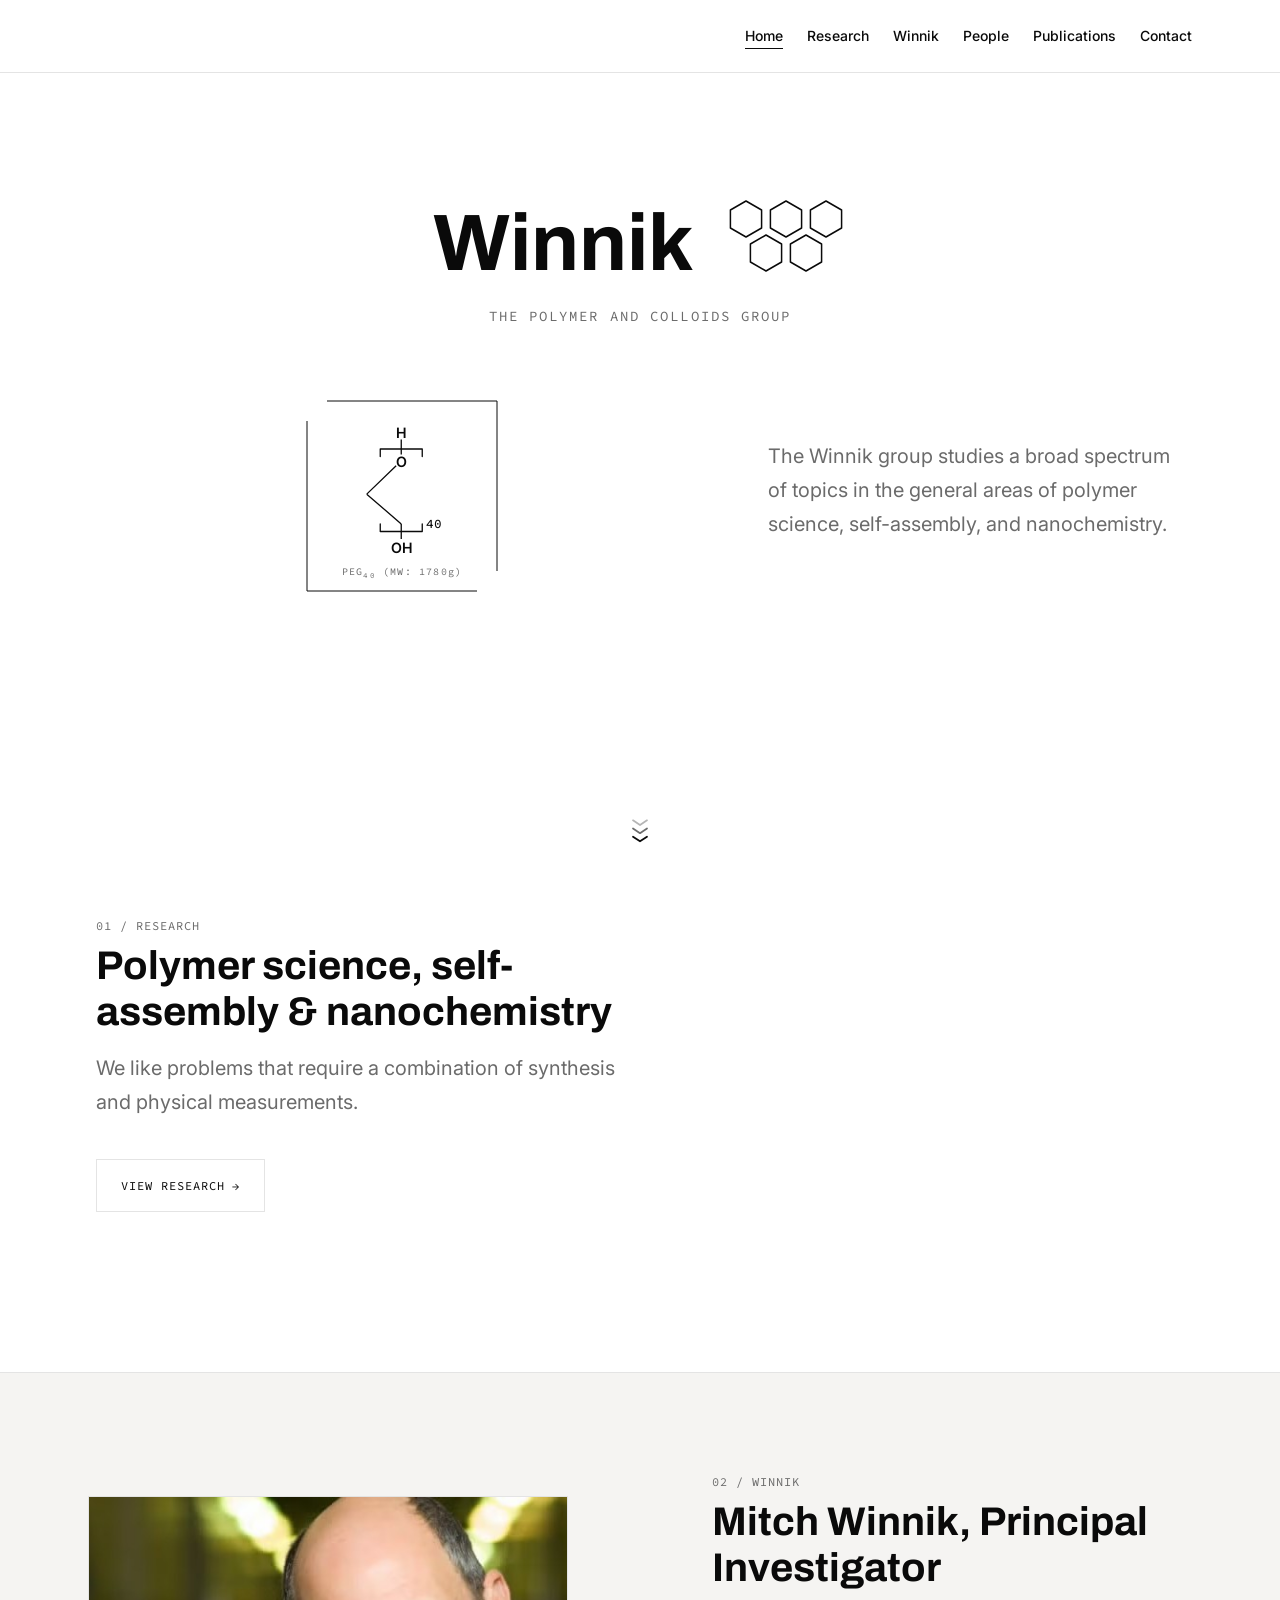
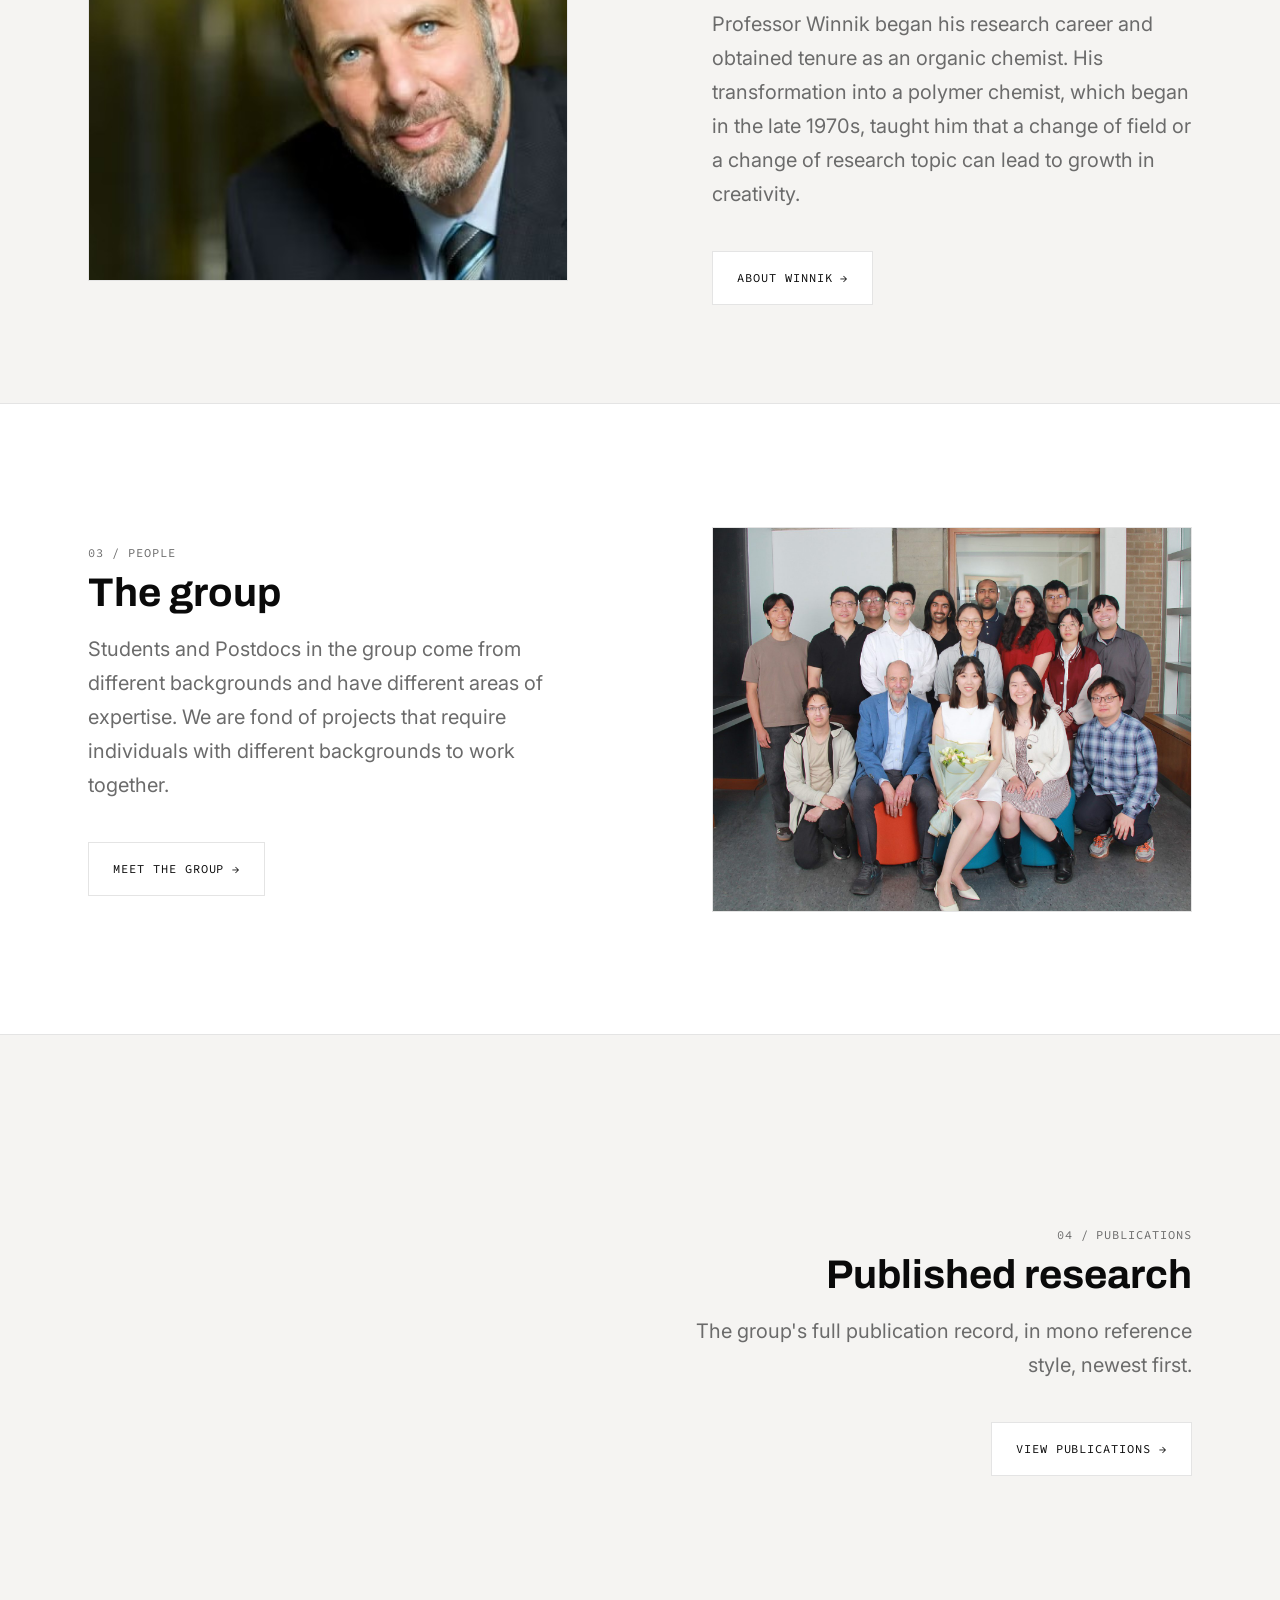
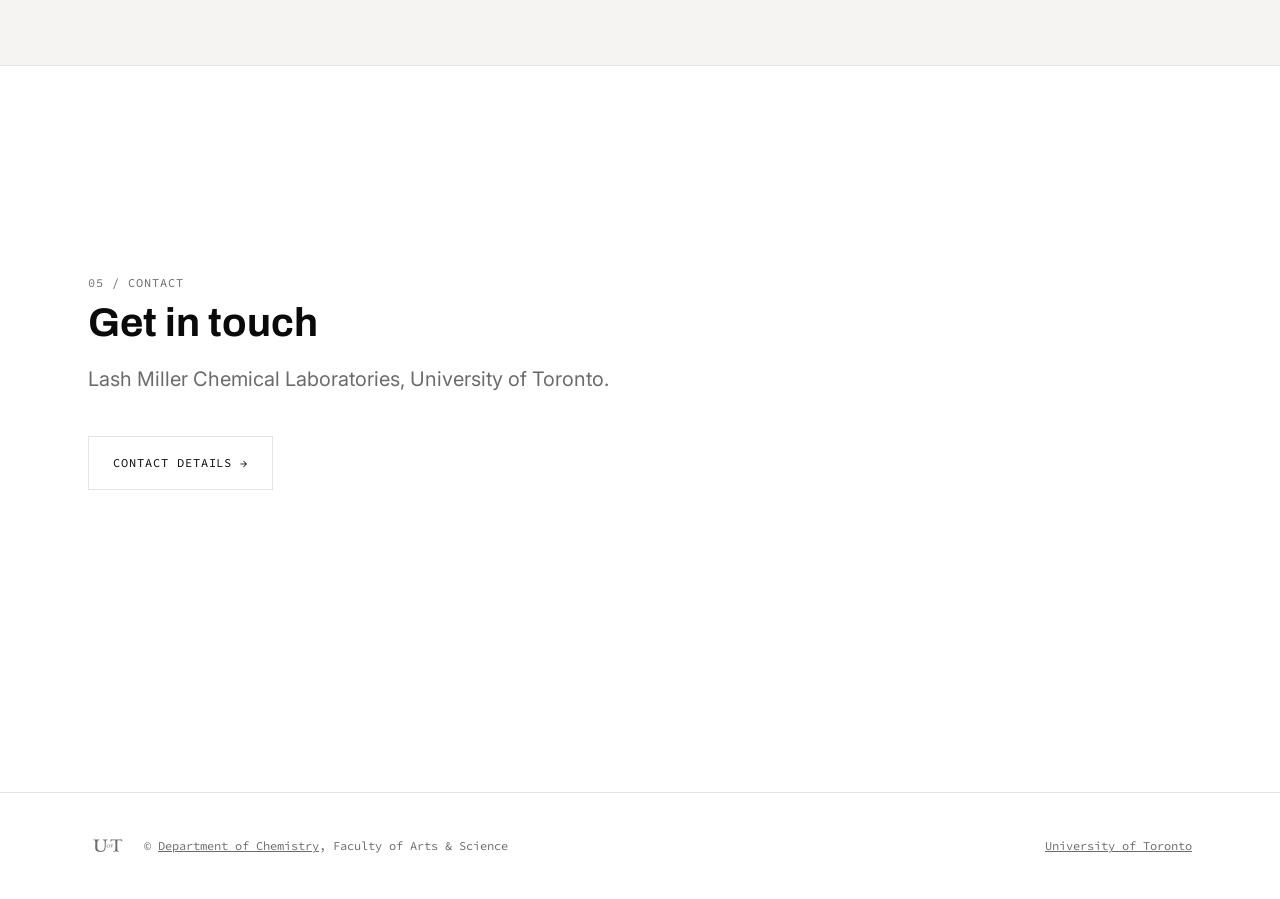
<file: index.html>
<!doctype html>
<html lang="en">
<head>
  <meta charset="UTF-8" />
  <meta name="viewport" content="width=device-width, initial-scale=1.0" />
  <title>Winnik Group — The Polymer and Colloids Group</title>
  <link rel="preconnect" href="https://fonts.googleapis.com" />
  <link rel="preconnect" href="https://fonts.gstatic.com" crossorigin />
  <link
    href="https://fonts.googleapis.com/css2?family=Inter:wght@400;500;600&family=Archivo:wght@500;600;700&family=Source+Code+Pro:wght@400;500&display=swap"
    rel="stylesheet"
  />
  <link rel="stylesheet" href="css/tokens.css" />
  <link rel="stylesheet" href="css/base.css" />
  <link rel="stylesheet" href="css/site.css" />
</head>
<body class="has-landing">
  <a class="skip-link" href="#main">Skip to content</a>

  <header class="site-header">
    <div class="site-header__inner">
      <a class="nav-wordmark" href="index.html">
        <svg class="nav-wordmark__icon" viewBox="0 0 130 90" width="130" height="90" xmlns="http://www.w3.org/2000/svg" stroke="currentColor" stroke-width="1.5" fill="none" stroke-linejoin="round">
          <g transform="translate(28,20)">
            <polygon points="0,-18 15.59,-9 15.59,9 0,18 -15.59,9 -15.59,-9" />
            <polygon points="0,-18 15.59,-9 15.59,9 0,18 -15.59,9 -15.59,-9" transform="translate(20,34)" />
            <polygon points="0,-18 15.59,-9 15.59,9 0,18 -15.59,9 -15.59,-9" transform="translate(40,0)" />
            <polygon points="0,-18 15.59,-9 15.59,9 0,18 -15.59,9 -15.59,-9" transform="translate(60,34)" />
            <polygon points="0,-18 15.59,-9 15.59,9 0,18 -15.59,9 -15.59,-9" transform="translate(80,0)" />
          </g>
        </svg>
        <span>Winnik</span>
      </a>

      <button class="nav-toggle" id="navToggle" aria-expanded="false" aria-controls="navLinks" aria-label="Toggle navigation menu">
        <span class="nav-toggle__bar"></span>
        <span class="nav-toggle__bar"></span>
        <span class="nav-toggle__bar"></span>
      </button>

      <nav class="nav" aria-label="Primary">
        <ul class="nav-links" id="navLinks">
          <li><a href="index.html" aria-current="page">Home</a></li>
          <li><a href="research.html">Research</a></li>
          <li><a href="winnik.html">Winnik</a></li>
          <li><a href="people.html">People</a></li>
          <li><a href="publications.html">Publications</a></li>
          <li><a href="contact.html">Contact</a></li>
        </ul>
      </nav>
    </div>
  </header>

  <main id="main">
    <section class="landing">
      <div class="landing__row">
        <span class="landing__wordmark">Winnik</span>
        <svg class="landing__icon" viewBox="0 0 130 90" xmlns="http://www.w3.org/2000/svg" stroke="var(--ink)" stroke-width="1.5" fill="none" stroke-linejoin="round">
          <g transform="translate(28,20)">
            <polygon points="0,-18 15.59,-9 15.59,9 0,18 -15.59,9 -15.59,-9" />
            <polygon points="0,-18 15.59,-9 15.59,9 0,18 -15.59,9 -15.59,-9" transform="translate(20,34)" />
            <polygon points="0,-18 15.59,-9 15.59,9 0,18 -15.59,9 -15.59,-9" transform="translate(40,0)" />
            <polygon points="0,-18 15.59,-9 15.59,9 0,18 -15.59,9 -15.59,-9" transform="translate(60,34)" />
            <polygon points="0,-18 15.59,-9 15.59,9 0,18 -15.59,9 -15.59,-9" transform="translate(80,0)" />
          </g>
        </svg>
      </div>
      <p class="landing__subtitle">The polymer and colloids group</p>

      <!--
        PEG morph hero animation — see js/main.js section 2 for the scroll
        logic. Two SVGs share one coordinate system so the traveling cap
        (pegOhCap) and the "dock" handoff line up exactly:
          pegChain  (below) — full 40-unit chain, drawn via stroke-dashoffset.
                              pegChainPath is a SINGLE continuous subpath (no
                              internal moveto gaps) — browsers reset the dash
                              phase at every subpath break, so a path built
                              from many small M/L chunks (one per label gap)
                              makes stroke-dashoffset reveal every chunk in
                              near lockstep instead of drawing progressively.
                              The per-label "gap" look is faked instead via
                              paper-colored <circle> occluders sitting behind
                              each O label (see peg-chain__label-mask below).
          pegAbbrev (below) — static at-rest illustration shown before scroll.
        The long `d` attribute on pegChainPath is generated coordinate data
        (Python script, not hand-authored) — treat as opaque unless
        deliberately regenerating the chain geometry.
      -->
      <div class="landing__split">
      <div class="landing__split-main">
      <div class="peg-morph" id="pegMorph">
        <div class="peg-morph__frame" id="pegFrame">
<svg class="peg-buffer__chain" id="pegChain" aria-hidden="true" viewBox="0 -35 200 4965.53" xmlns="http://www.w3.org/2000/svg" fill="none" color="var(--ink)">
        <path id="pegChainPath" d="M123.00,99.67 L83.80,133.62 L83.80,145.40 L123.00,179.35 L123.00,179.35 L77.00,219.19 L77.00,219.19 L116.20,253.13 L116.20,264.91 L77.00,298.86 L77.00,298.86 L123.00,338.70 L123.00,338.70 L83.80,372.65 L83.80,384.43 L123.00,418.38 L123.00,418.38 L77.00,458.22 L77.00,458.22 L116.20,492.16 L116.20,503.94 L77.00,537.89 L77.00,537.89 L123.00,577.73 L123.00,577.73 L83.80,611.68 L83.80,623.46 L123.00,657.41 L123.00,657.41 L77.00,697.25 L77.00,697.25 L116.20,731.19 L116.20,742.97 L77.00,776.92 L77.00,776.92 L123.00,816.76 L123.00,816.76 L83.80,850.71 L83.80,862.49 L123.00,896.44 L123.00,896.44 L77.00,936.28 L77.00,936.28 L116.20,970.22 L116.20,982.00 L77.00,1015.95 L77.00,1015.95 L123.00,1055.79 L123.00,1055.79 L83.80,1089.74 L83.80,1101.52 L123.00,1135.47 L123.00,1135.47 L77.00,1175.31 L77.00,1175.31 L116.20,1209.25 L116.20,1221.03 L77.00,1254.98 L77.00,1254.98 L123.00,1294.82 L123.00,1294.82 L83.80,1328.77 L83.80,1340.55 L123.00,1374.50 L123.00,1374.50 L77.00,1414.34 L77.00,1414.34 L116.20,1448.28 L116.20,1460.06 L77.00,1494.01 L77.00,1494.01 L123.00,1533.85 L123.00,1533.85 L83.80,1567.80 L83.80,1579.58 L123.00,1613.53 L123.00,1613.53 L77.00,1653.37 L77.00,1653.37 L116.20,1687.31 L116.20,1699.09 L77.00,1733.04 L77.00,1733.04 L123.00,1772.88 L123.00,1772.88 L83.80,1806.83 L83.80,1818.61 L123.00,1852.56 L123.00,1852.56 L77.00,1892.40 L77.00,1892.40 L116.20,1926.34 L116.20,1938.12 L77.00,1972.07 L77.00,1972.07 L123.00,2011.91 L123.00,2011.91 L83.80,2045.86 L83.80,2057.64 L123.00,2091.59 L123.00,2091.59 L77.00,2131.43 L77.00,2131.43 L116.20,2165.37 L116.20,2177.15 L77.00,2211.10 L77.00,2211.10 L123.00,2250.94 L123.00,2250.94 L83.80,2284.89 L83.80,2296.67 L123.00,2330.62 L123.00,2330.62 L77.00,2370.46 L77.00,2370.46 L116.20,2404.40 L116.20,2416.18 L77.00,2450.13 L77.00,2450.13 L123.00,2489.97 L123.00,2489.97 L83.80,2523.92 L83.80,2535.70 L123.00,2569.65 L123.00,2569.65 L77.00,2609.49 L77.00,2609.49 L116.20,2643.43 L116.20,2655.21 L77.00,2689.16 L77.00,2689.16 L123.00,2729.00 L123.00,2729.00 L83.80,2762.95 L83.80,2774.73 L123.00,2808.68 L123.00,2808.68 L77.00,2848.52 L77.00,2848.52 L116.20,2882.46 L116.20,2894.24 L77.00,2928.19 L77.00,2928.19 L123.00,2968.03 L123.00,2968.03 L83.80,3001.98 L83.80,3013.76 L123.00,3047.71 L123.00,3047.71 L77.00,3087.55 L77.00,3087.55 L116.20,3121.49 L116.20,3133.27 L77.00,3167.22 L77.00,3167.22 L123.00,3207.06 L123.00,3207.06 L83.80,3241.01 L83.80,3252.79 L123.00,3286.74 L123.00,3286.74 L77.00,3326.58 L77.00,3326.58 L116.20,3360.52 L116.20,3372.30 L77.00,3406.25 L77.00,3406.25 L123.00,3446.09 L123.00,3446.09 L83.80,3480.04 L83.80,3491.82 L123.00,3525.77 L123.00,3525.77 L77.00,3565.61 L77.00,3565.61 L116.20,3599.55 L116.20,3611.33 L77.00,3645.28 L77.00,3645.28 L123.00,3685.12 L123.00,3685.12 L83.80,3719.07 L83.80,3730.85 L123.00,3764.80 L123.00,3764.80 L77.00,3804.64 L77.00,3804.64 L116.20,3838.58 L116.20,3850.36 L77.00,3884.31 L77.00,3884.31 L123.00,3924.15 L123.00,3924.15 L83.80,3958.10 L83.80,3969.88 L123.00,4003.83 L123.00,4003.83 L77.00,4043.67 L77.00,4043.67 L116.20,4077.61 L116.20,4089.39 L77.00,4123.34 L77.00,4123.34 L123.00,4163.18 L123.00,4163.18 L83.80,4197.13 L83.80,4208.91 L123.00,4242.86 L123.00,4242.86 L77.00,4282.70 L77.00,4282.70 L116.20,4316.64 L116.20,4328.42 L77.00,4362.37 L77.00,4362.37 L123.00,4402.21 L123.00,4402.21 L83.80,4436.16 L83.80,4447.94 L123.00,4481.89 L123.00,4481.89 L77.00,4521.73 L77.00,4521.73 L116.20,4555.67 L116.20,4567.45 L77.00,4601.40 L77.00,4601.40 L123.00,4641.24 L123.00,4641.24 L83.80,4675.19 L83.80,4686.97 L123.00,4720.92 L123.00,4720.92 L77.00,4760.76 L77.00,4760.76 L116.20,4794.70 L116.20,4806.48 L77.00,4840.43 L77.00,4840.43 L123.00,4880.27" stroke="currentColor" stroke-width="1.75" stroke-linecap="butt" stroke-linejoin="miter" />
        <g id="pegOhCap">
          <!-- Bracket spans roughly one repeat unit's worth of the chain —
               nudged to ~100 units so it clears both the unit's own oxygen
               label (at ~80) and the H atom above it (at ~120). -->
          <g id="pegOhBrackets">
            <path d="M-28,-90 V-100 H28 V-90" stroke="currentColor" stroke-width="1.75" stroke-linecap="round" stroke-linejoin="round" />
            <path d="M-28,0 V10 H28 V0" stroke="currentColor" stroke-width="1.75" stroke-linecap="round" stroke-linejoin="round" />
            <text id="pegOhN" x="33" y="5" font-family="Source Code Pro, monospace" font-size="17" font-weight="500" fill="currentColor">n</text>
          </g>
          <path d="M0,0 L0,20" stroke="currentColor" stroke-width="1.75" stroke-linecap="butt" />
          <text x="0" y="31" font-family="Inter, sans-serif" font-size="19" font-weight="600" text-anchor="middle" dominant-baseline="central" fill="currentColor">OH</text>
        </g>
        <!-- Paper-colored occluders sitting behind each O label, painted over
             the now-continuous pegChainPath — see the comment above pegChain
             for why the line itself no longer has per-label gaps. -->
        <circle class="peg-chain__label-mask" cx="77.00" cy="139.51" r="15" fill="var(--paper)" />
        <circle class="peg-chain__label-mask" cx="123.00" cy="259.02" r="15" fill="var(--paper)" />
        <circle class="peg-chain__label-mask" cx="77.00" cy="378.54" r="15" fill="var(--paper)" />
        <circle class="peg-chain__label-mask" cx="123.00" cy="498.05" r="15" fill="var(--paper)" />
        <circle class="peg-chain__label-mask" cx="77.00" cy="617.57" r="15" fill="var(--paper)" />
        <circle class="peg-chain__label-mask" cx="123.00" cy="737.08" r="15" fill="var(--paper)" />
        <circle class="peg-chain__label-mask" cx="77.00" cy="856.60" r="15" fill="var(--paper)" />
        <circle class="peg-chain__label-mask" cx="123.00" cy="976.11" r="15" fill="var(--paper)" />
        <circle class="peg-chain__label-mask" cx="77.00" cy="1095.63" r="15" fill="var(--paper)" />
        <circle class="peg-chain__label-mask" cx="123.00" cy="1215.14" r="15" fill="var(--paper)" />
        <circle class="peg-chain__label-mask" cx="77.00" cy="1334.66" r="15" fill="var(--paper)" />
        <circle class="peg-chain__label-mask" cx="123.00" cy="1454.17" r="15" fill="var(--paper)" />
        <circle class="peg-chain__label-mask" cx="77.00" cy="1573.69" r="15" fill="var(--paper)" />
        <circle class="peg-chain__label-mask" cx="123.00" cy="1693.20" r="15" fill="var(--paper)" />
        <circle class="peg-chain__label-mask" cx="77.00" cy="1812.72" r="15" fill="var(--paper)" />
        <circle class="peg-chain__label-mask" cx="123.00" cy="1932.23" r="15" fill="var(--paper)" />
        <circle class="peg-chain__label-mask" cx="77.00" cy="2051.75" r="15" fill="var(--paper)" />
        <circle class="peg-chain__label-mask" cx="123.00" cy="2171.26" r="15" fill="var(--paper)" />
        <circle class="peg-chain__label-mask" cx="77.00" cy="2290.78" r="15" fill="var(--paper)" />
        <circle class="peg-chain__label-mask" cx="123.00" cy="2410.29" r="15" fill="var(--paper)" />
        <circle class="peg-chain__label-mask" cx="77.00" cy="2529.81" r="15" fill="var(--paper)" />
        <circle class="peg-chain__label-mask" cx="123.00" cy="2649.32" r="15" fill="var(--paper)" />
        <circle class="peg-chain__label-mask" cx="77.00" cy="2768.84" r="15" fill="var(--paper)" />
        <circle class="peg-chain__label-mask" cx="123.00" cy="2888.35" r="15" fill="var(--paper)" />
        <circle class="peg-chain__label-mask" cx="77.00" cy="3007.87" r="15" fill="var(--paper)" />
        <circle class="peg-chain__label-mask" cx="123.00" cy="3127.38" r="15" fill="var(--paper)" />
        <circle class="peg-chain__label-mask" cx="77.00" cy="3246.90" r="15" fill="var(--paper)" />
        <circle class="peg-chain__label-mask" cx="123.00" cy="3366.41" r="15" fill="var(--paper)" />
        <circle class="peg-chain__label-mask" cx="77.00" cy="3485.93" r="15" fill="var(--paper)" />
        <circle class="peg-chain__label-mask" cx="123.00" cy="3605.44" r="15" fill="var(--paper)" />
        <circle class="peg-chain__label-mask" cx="77.00" cy="3724.96" r="15" fill="var(--paper)" />
        <circle class="peg-chain__label-mask" cx="123.00" cy="3844.47" r="15" fill="var(--paper)" />
        <circle class="peg-chain__label-mask" cx="77.00" cy="3963.99" r="15" fill="var(--paper)" />
        <circle class="peg-chain__label-mask" cx="123.00" cy="4083.50" r="15" fill="var(--paper)" />
        <circle class="peg-chain__label-mask" cx="77.00" cy="4203.02" r="15" fill="var(--paper)" />
        <circle class="peg-chain__label-mask" cx="123.00" cy="4322.53" r="15" fill="var(--paper)" />
        <circle class="peg-chain__label-mask" cx="77.00" cy="4442.05" r="15" fill="var(--paper)" />
        <circle class="peg-chain__label-mask" cx="123.00" cy="4561.56" r="15" fill="var(--paper)" />
        <circle class="peg-chain__label-mask" cx="77.00" cy="4681.08" r="15" fill="var(--paper)" />
        <circle class="peg-chain__label-mask" cx="123.00" cy="4800.59" r="15" fill="var(--paper)" />
        <text class="peg-chain__label" x="77.00" y="139.51" font-family="Inter, sans-serif" font-size="19" font-weight="600" text-anchor="middle" dominant-baseline="central" fill="currentColor">O</text>
        <text class="peg-chain__label" x="123.00" y="259.02" font-family="Inter, sans-serif" font-size="19" font-weight="600" text-anchor="middle" dominant-baseline="central" fill="currentColor">O</text>
        <text class="peg-chain__label" x="77.00" y="378.54" font-family="Inter, sans-serif" font-size="19" font-weight="600" text-anchor="middle" dominant-baseline="central" fill="currentColor">O</text>
        <text class="peg-chain__label" x="123.00" y="498.05" font-family="Inter, sans-serif" font-size="19" font-weight="600" text-anchor="middle" dominant-baseline="central" fill="currentColor">O</text>
        <text class="peg-chain__label" x="77.00" y="617.57" font-family="Inter, sans-serif" font-size="19" font-weight="600" text-anchor="middle" dominant-baseline="central" fill="currentColor">O</text>
        <text class="peg-chain__label" x="123.00" y="737.08" font-family="Inter, sans-serif" font-size="19" font-weight="600" text-anchor="middle" dominant-baseline="central" fill="currentColor">O</text>
        <text class="peg-chain__label" x="77.00" y="856.60" font-family="Inter, sans-serif" font-size="19" font-weight="600" text-anchor="middle" dominant-baseline="central" fill="currentColor">O</text>
        <text class="peg-chain__label" x="123.00" y="976.11" font-family="Inter, sans-serif" font-size="19" font-weight="600" text-anchor="middle" dominant-baseline="central" fill="currentColor">O</text>
        <text class="peg-chain__label" x="77.00" y="1095.63" font-family="Inter, sans-serif" font-size="19" font-weight="600" text-anchor="middle" dominant-baseline="central" fill="currentColor">O</text>
        <text class="peg-chain__label" x="123.00" y="1215.14" font-family="Inter, sans-serif" font-size="19" font-weight="600" text-anchor="middle" dominant-baseline="central" fill="currentColor">O</text>
        <text class="peg-chain__label" x="77.00" y="1334.66" font-family="Inter, sans-serif" font-size="19" font-weight="600" text-anchor="middle" dominant-baseline="central" fill="currentColor">O</text>
        <text class="peg-chain__label" x="123.00" y="1454.17" font-family="Inter, sans-serif" font-size="19" font-weight="600" text-anchor="middle" dominant-baseline="central" fill="currentColor">O</text>
        <text class="peg-chain__label" x="77.00" y="1573.69" font-family="Inter, sans-serif" font-size="19" font-weight="600" text-anchor="middle" dominant-baseline="central" fill="currentColor">O</text>
        <text class="peg-chain__label" x="123.00" y="1693.20" font-family="Inter, sans-serif" font-size="19" font-weight="600" text-anchor="middle" dominant-baseline="central" fill="currentColor">O</text>
        <text class="peg-chain__label" x="77.00" y="1812.72" font-family="Inter, sans-serif" font-size="19" font-weight="600" text-anchor="middle" dominant-baseline="central" fill="currentColor">O</text>
        <text class="peg-chain__label" x="123.00" y="1932.23" font-family="Inter, sans-serif" font-size="19" font-weight="600" text-anchor="middle" dominant-baseline="central" fill="currentColor">O</text>
        <text class="peg-chain__label" x="77.00" y="2051.75" font-family="Inter, sans-serif" font-size="19" font-weight="600" text-anchor="middle" dominant-baseline="central" fill="currentColor">O</text>
        <text class="peg-chain__label" x="123.00" y="2171.26" font-family="Inter, sans-serif" font-size="19" font-weight="600" text-anchor="middle" dominant-baseline="central" fill="currentColor">O</text>
        <text class="peg-chain__label" x="77.00" y="2290.78" font-family="Inter, sans-serif" font-size="19" font-weight="600" text-anchor="middle" dominant-baseline="central" fill="currentColor">O</text>
        <text class="peg-chain__label" x="123.00" y="2410.29" font-family="Inter, sans-serif" font-size="19" font-weight="600" text-anchor="middle" dominant-baseline="central" fill="currentColor">O</text>
        <text class="peg-chain__label" x="77.00" y="2529.81" font-family="Inter, sans-serif" font-size="19" font-weight="600" text-anchor="middle" dominant-baseline="central" fill="currentColor">O</text>
        <text class="peg-chain__label" x="123.00" y="2649.32" font-family="Inter, sans-serif" font-size="19" font-weight="600" text-anchor="middle" dominant-baseline="central" fill="currentColor">O</text>
        <text class="peg-chain__label" x="77.00" y="2768.84" font-family="Inter, sans-serif" font-size="19" font-weight="600" text-anchor="middle" dominant-baseline="central" fill="currentColor">O</text>
        <text class="peg-chain__label" x="123.00" y="2888.35" font-family="Inter, sans-serif" font-size="19" font-weight="600" text-anchor="middle" dominant-baseline="central" fill="currentColor">O</text>
        <text class="peg-chain__label" x="77.00" y="3007.87" font-family="Inter, sans-serif" font-size="19" font-weight="600" text-anchor="middle" dominant-baseline="central" fill="currentColor">O</text>
        <text class="peg-chain__label" x="123.00" y="3127.38" font-family="Inter, sans-serif" font-size="19" font-weight="600" text-anchor="middle" dominant-baseline="central" fill="currentColor">O</text>
        <text class="peg-chain__label" x="77.00" y="3246.90" font-family="Inter, sans-serif" font-size="19" font-weight="600" text-anchor="middle" dominant-baseline="central" fill="currentColor">O</text>
        <text class="peg-chain__label" x="123.00" y="3366.41" font-family="Inter, sans-serif" font-size="19" font-weight="600" text-anchor="middle" dominant-baseline="central" fill="currentColor">O</text>
        <text class="peg-chain__label" x="77.00" y="3485.93" font-family="Inter, sans-serif" font-size="19" font-weight="600" text-anchor="middle" dominant-baseline="central" fill="currentColor">O</text>
        <text class="peg-chain__label" x="123.00" y="3605.44" font-family="Inter, sans-serif" font-size="19" font-weight="600" text-anchor="middle" dominant-baseline="central" fill="currentColor">O</text>
        <text class="peg-chain__label" x="77.00" y="3724.96" font-family="Inter, sans-serif" font-size="19" font-weight="600" text-anchor="middle" dominant-baseline="central" fill="currentColor">O</text>
        <text class="peg-chain__label" x="123.00" y="3844.47" font-family="Inter, sans-serif" font-size="19" font-weight="600" text-anchor="middle" dominant-baseline="central" fill="currentColor">O</text>
        <text class="peg-chain__label" x="77.00" y="3963.99" font-family="Inter, sans-serif" font-size="19" font-weight="600" text-anchor="middle" dominant-baseline="central" fill="currentColor">O</text>
        <text class="peg-chain__label" x="123.00" y="4083.50" font-family="Inter, sans-serif" font-size="19" font-weight="600" text-anchor="middle" dominant-baseline="central" fill="currentColor">O</text>
        <text class="peg-chain__label" x="77.00" y="4203.02" font-family="Inter, sans-serif" font-size="19" font-weight="600" text-anchor="middle" dominant-baseline="central" fill="currentColor">O</text>
        <text class="peg-chain__label" x="123.00" y="4322.53" font-family="Inter, sans-serif" font-size="19" font-weight="600" text-anchor="middle" dominant-baseline="central" fill="currentColor">O</text>
        <text class="peg-chain__label" x="77.00" y="4442.05" font-family="Inter, sans-serif" font-size="19" font-weight="600" text-anchor="middle" dominant-baseline="central" fill="currentColor">O</text>
        <text class="peg-chain__label" x="123.00" y="4561.56" font-family="Inter, sans-serif" font-size="19" font-weight="600" text-anchor="middle" dominant-baseline="central" fill="currentColor">O</text>
        <text class="peg-chain__label" x="77.00" y="4681.08" font-family="Inter, sans-serif" font-size="19" font-weight="600" text-anchor="middle" dominant-baseline="central" fill="currentColor">O</text>
        <text class="peg-chain__label" x="123.00" y="4800.59" font-family="Inter, sans-serif" font-size="19" font-weight="600" text-anchor="middle" dominant-baseline="central" fill="currentColor">O</text>
      </svg>
        </div>
<svg class="peg-morph__abbrev" id="pegAbbrev" viewBox="0 -35 200 175" xmlns="http://www.w3.org/2000/svg" fill="none" color="var(--ink)">
        <path d="M123.00,-13.00 L123.00,7.00" stroke="currentColor" stroke-width="1.75" stroke-linecap="butt" />
        <text x="123.00" y="-22.00" font-family="Inter, sans-serif" font-size="19" font-weight="600" text-anchor="middle" dominant-baseline="central" fill="currentColor">H</text>
        <text x="123.00" y="16.00" font-family="Inter, sans-serif" font-size="19" font-weight="600" text-anchor="middle" dominant-baseline="central" fill="currentColor">O</text>
        <path d="M116.20,21.89 L77.00,59.84 M77.00,59.84 L123.00,99.67" stroke="currentColor" stroke-width="1.75" stroke-linecap="butt" stroke-linejoin="miter" />
      </svg>
      <div class="peg-display-frame" id="pegDisplayFrame" aria-hidden="true">
        <span class="peg-display-frame__label">PEG<sub>40</sub> (MW: 1780<span class="peg-display-frame__label-unit">g</span>)</span>
        <svg class="peg-display-frame__box" viewBox="0 0 150 190" xmlns="http://www.w3.org/2000/svg" fill="none">
          <path class="peg-display-frame__box-line" d="M18,0 L188,0 L188,170" stroke="currentColor" stroke-width="1" />
          <path class="peg-display-frame__box-line" d="M168,190 L-2,190 L-2,20" stroke="currentColor" stroke-width="1" />
        </svg>
      </div>
      </div>
      <div class="landing__research" id="overview">
        <p class="eyebrow-label">01 / Research</p>
        <h2 class="section-preview__title">Polymer science, self-assembly &amp; nanochemistry</h2>
        <p class="section-preview__desc">
          We like problems that require a combination of synthesis and
          physical measurements.
        </p>
        <a class="btn" href="research.html">View research →</a>
      </div>
      </div>
        <div class="landing__thesis-wrap">
          <h1 class="landing__thesis">
            The Winnik group studies a broad spectrum of topics in the general
            areas of polymer science, self-assembly, and nanochemistry.
          </h1>
          <div class="landing__projects" id="landingProjects">
            <p>Our projects include:</p>
            <ol>
              <li>Mass cytometry with mesoporous silica nanoparticles &amp; metal chelating polymers</li>
              <li>Polymer chemistry in latex films</li>
              <li>Rod-like nanoparticles and cellulose nanocrystals (CNCs)</li>
            </ol>
          </div>
        </div>
      </div>
    </section>

    <a href="#overview" class="hero-scroll-cue" aria-label="Scroll to section overview">
      <svg viewBox="0 0 24 24" fill="none" stroke="currentColor" stroke-width="1.5" stroke-linecap="round" stroke-linejoin="round">
        <polyline class="chev chev-1" points="6 2 12 6 18 2"></polyline>
        <polyline class="chev chev-2" points="6 9 12 13 18 9"></polyline>
        <polyline class="chev chev-3" points="6 16 12 20 18 16"></polyline>
      </svg>
    </a>

    <section class="section-preview section-preview--band section-preview--photo">
      <div class="section-preview__inner">
        <img class="section-preview__photo" src="assets/photos/members/mitch-home.jpg" alt="Mitch Winnik" width="600" height="400" />
        <div class="section-preview__content">
          <p class="eyebrow-label">02 / Winnik</p>
          <h2 class="section-preview__title">Mitch Winnik, Principal Investigator</h2>
          <p class="section-preview__desc">
            Professor Winnik began his research career and obtained tenure as
            an organic chemist. His transformation into a polymer chemist,
            which began in the late 1970s, taught him that a change of field
            or a change of research topic can lead to growth in creativity.
          </p>
          <a class="btn" href="winnik.html">About Winnik →</a>
        </div>
      </div>
    </section>

    <section class="section-preview section-preview--photo">
      <div class="section-preview__inner">
        <div class="section-preview__content">
          <p class="eyebrow-label">03 / People</p>
          <h2 class="section-preview__title">The group</h2>
          <p class="section-preview__desc">
            Students and Postdocs in the group come from different
            backgrounds and have different areas of expertise. We are fond of
            projects that require individuals with different backgrounds to
            work together.
          </p>
          <a class="btn" href="people.html">Meet the group →</a>
        </div>
        <img class="section-preview__photo" src="assets/photos/group-photo.jpg" alt="The Winnik group" width="1600" height="1280" />
      </div>
    </section>

    <section class="section-preview section-preview--band section-preview--right">
      <div class="section-preview__inner">
        <p class="eyebrow-label">04 / Publications</p>
        <h2 class="section-preview__title">Published research</h2>
        <p class="section-preview__desc">
          The group's full publication record, in mono reference style,
          newest first.
        </p>
        <a class="btn" href="publications.html">View publications →</a>
      </div>
    </section>

    <section class="section-preview">
      <div class="section-preview__inner">
        <p class="eyebrow-label">05 / Contact</p>
        <h2 class="section-preview__title">Get in touch</h2>
        <p class="section-preview__desc">
          Lash Miller Chemical Laboratories, University of Toronto.
        </p>
        <a class="btn" href="contact.html">Contact details →</a>
      </div>
    </section>
  </main>

  <footer class="site-footer">
    <div class="site-footer__inner">
      <div class="site-footer__brand">
      <a class="site-footer__logo" href="https://www.utoronto.ca/" aria-label="University of Toronto">
        <svg viewBox="0 0 1200 754" xmlns="http://www.w3.org/2000/svg" width="1200" height="754">
          <path fill-rule="evenodd" fill="currentColor" d="m696.71 187.02c2.54 0.01 5.28 1.02 8.29 3.04 2.47 1.66 6.08 3.47 8 4.03 1.92 0.55 8.9 1.41 15.5 1.92 6.6 0.51 63.52 0.93 126.5 0.93 62.97 0 120.12-0.41 127-0.92 6.87-0.51 14.52-1.65 17-2.54 2.47-0.9 5.74-2.72 7.25-4.05q2.75-2.43 6.5-2.47c2.06-0.03 4.25 0.53 4.85 1.25 0.61 0.71 2.08 6.01 3.27 11.79 1.19 5.77 4.36 21.3 7.05 34.5 2.69 13.2 4.7 24.45 4.47 25-0.23 0.55-2.22 2.01-4.41 3.25-2.19 1.24-4.54 2.25-5.23 2.25-0.69 0.01-2.09-2.36-3.11-5.25-1.02-2.89-3.29-8.4-5.04-12.25-1.75-3.85-5.19-9.18-7.64-11.85-2.45-2.66-5.81-5.68-7.46-6.7-1.65-1.02-5.7-2.79-9-3.95-3.3-1.15-10.28-2.76-15.5-3.57-7.1-1.1-18.74-1.47-46-1.45-20.08 0.01-38.08 0.44-40 0.95-1.92 0.52-4.17 1.71-5 2.66-1.11 1.27-1.56 4.7-1.73 13.31-0.13 6.38-0.98 42.2-1.89 79.6-1.09 44.79-1.45 82.17-1.06 109.5 0.33 22.82 1.07 47.12 1.64 54 0.57 6.87 1.52 16.55 2.12 21.5 0.6 4.95 1.78 12.15 2.63 16 0.84 3.85 2.33 8.58 3.29 10.5 1.13 2.25 3.5 4.45 6.63 6.17 2.68 1.47 8.47 3.58 12.87 4.68 4.4 1.11 12.95 2.71 19 3.55 6.05 0.85 11.31 1.89 11.69 2.32 0.37 0.43 0.37 3.56-0.69 13.13l-12-0.68c-6.6-0.37-39.45-0.63-73-0.58-42.54 0.06-66.52 0.51-97.46 2.91l-1.09-5.5c-0.6-3.02-0.83-6.06-0.52-6.75 0.31-0.69 1.58-1.44 2.82-1.68 1.24-0.24 8.77-1.33 16.75-2.43 7.97-1.1 18.55-3.17 23.5-4.6 4.95-1.44 10.76-3.83 12.91-5.32 2.15-1.5 4.73-4.3 5.72-6.22 1.01-1.97 2.25-7.66 2.81-13 0.55-5.23 1.46-21.88 2.02-37 0.55-15.13 1.29-51.8 1.63-81.5 0.37-32.87 0.16-69.65-0.54-94-0.64-22-1.7-48.62-2.35-59.16-0.66-10.54-1.43-19.39-1.7-19.67-0.28-0.28-6.58-1-14-1.59-7.42-0.6-23.63-1.08-36-1.08-12.38 0-26.55 0.5-31.5 1.11-4.95 0.61-12.38 1.96-16.5 3-4.13 1.05-10.42 3.33-14 5.07-4.14 2.01-8.9 5.55-13.11 9.74-5.1 5.09-7.64 8.73-11.2 16.08-2.53 5.23-4.84 9.84-5.14 10.25-0.3 0.41-2.57-0.49-5.04-2-2.48-1.51-4.73-3.31-5-4-0.28-0.69-0.07-2.26 0.46-3.5 0.54-1.24 5.88-15.53 11.88-31.75 6-16.23 11.62-31.19 12.49-33.25 1.43-3.4 1.93-3.75 5.37-3.73zm-376.71 8.24c9.62-0.03 18.62 0.25 20 0.63 2.44 0.68 2.5 0.92 2.5 19.61l-11 1.19c-6.05 0.66-13.7 1.7-17 2.33-3.3 0.62-8.25 2.13-11 3.37-2.75 1.23-6.69 3.89-8.75 5.92-2.06 2.03-4.65 5.49-5.75 7.69-1.1 2.2-2.88 7.26-3.97 11.25-1.08 3.99-2.42 10.85-2.98 15.25-0.56 4.4-1.52 21.73-2.13 38.5-0.64 17.44-0.91 54.7-0.65 87 0.38 47.27 0.74 58.21 2.18 67 0.96 5.77 2.82 14.21 4.14 18.75 1.33 4.54 4.05 11.51 6.05 15.5 2.01 3.99 4.82 9.05 6.25 11.25 1.44 2.2 5.32 6.7 8.63 10 3.32 3.3 8.72 7.78 12 9.95 3.29 2.17 8.9 5.26 12.48 6.87 3.57 1.61 10.55 3.96 15.5 5.22 4.95 1.26 14.62 2.82 21.5 3.46 7.26 0.69 17.32 0.9 24 0.52 6.32-0.36 16-1.35 21.5-2.19 5.5-0.84 13.6-2.67 18-4.05 4.4-1.38 11.15-4.08 15-6 3.85-1.91 10.15-5.87 14-8.79 3.85-2.91 8.85-7.48 11.1-10.14 2.26-2.67 5.83-7.55 7.93-10.85 2.11-3.3 5.06-8.7 6.55-12 1.49-3.3 3.89-9.6 5.32-14 1.44-4.4 3.51-12.27 4.6-17.5 1.1-5.23 2.65-14.68 3.45-21 0.8-6.32 1.97-20.27 2.6-31 0.72-12.31 0.97-38.49 0.68-71-0.37-40.95-0.81-53.85-2.14-63-0.92-6.32-2.3-14.2-3.06-17.5-0.76-3.3-2.4-8.7-3.65-12-1.25-3.3-3.65-7.49-5.33-9.32-1.68-1.83-5.3-4.14-8.05-5.14-2.75-1-8.26-2.32-12.25-2.93-3.99-0.61-11.19-1.09-16-1.07-5.9 0.03-9.16-0.37-10.01-1.25-0.88-0.9-1.14-3.97-0.87-10.29 0.35-8.08 0.58-8.98 2.26-8.81 1.03 0.1 21.22 0.46 44.87 0.8 23.65 0.33 54.02 0.22 67.5-0.24 13.47-0.46 24.86-0.6 25.3-0.3 0.44 0.3 0.44 4.59-0.8 18.49l-10.5 1.17c-5.78 0.64-12.53 1.7-15 2.36-2.48 0.66-6.41 2.28-8.75 3.61-2.34 1.33-5.33 4.11-6.66 6.17-1.32 2.06-2.9 6.11-3.5 9-0.63 3.02-1.51 28.29-2.07 59.5-0.54 29.84-1.23 60.32-1.55 67.75-0.31 7.43-1.02 20.7-1.56 29.5-0.55 8.8-1.66 21.85-2.47 29-0.81 7.15-2.38 18.18-3.49 24.5-1.11 6.32-3.35 16.56-4.98 22.75-1.63 6.19-4.36 14.74-6.07 19-1.7 4.26-4.47 10.45-6.14 13.75-1.67 3.3-4.85 8.7-7.07 12-2.22 3.3-7.45 9.53-11.61 13.84-4.17 4.32-11.18 10.26-15.58 13.2-4.4 2.95-12.28 7.21-17.5 9.48-5.23 2.26-14.45 5.43-20.5 7.02-6.05 1.6-15.28 3.58-20.5 4.4-5.23 0.82-16.48 2.01-25 2.66-8.86 0.67-22.35 0.92-31.5 0.57-8.8-0.33-21.4-1.31-28-2.17-6.6-0.87-16.73-2.73-22.5-4.14-5.78-1.4-14.33-4.02-19-5.82-4.68-1.79-10.98-4.51-14-6.04-3.03-1.53-8.65-4.9-12.5-7.49-3.85-2.59-9.93-7.59-13.51-11.11-3.58-3.52-7.85-8.09-9.5-10.15-1.64-2.06-4.69-6.56-6.76-10-2.08-3.44-5.18-9.63-6.88-13.75-1.71-4.13-4.13-11.55-5.38-16.5-1.25-4.95-2.8-14.18-3.45-20.5-0.98-9.68-0.76-21.94 1.41-77.5 2.22-56.54 2.44-69.3 1.57-89-0.56-12.65-1.69-28.74-2.51-35.75-0.82-7.01-2.22-16.01-3.11-20-0.9-3.99-2.47-8.94-3.5-11-1.04-2.06-3.34-4.52-5.13-5.47-2.59-1.37-6.6-1.79-19.75-2.09-9.08-0.2-16.82-0.66-17.21-1.03-0.4-0.36-0.96-4.82-1.79-19.16l18.25-0.54c10.04-0.29 40.52-0.89 67.75-1.34 27.22-0.44 57.37-0.83 67-0.86zm294.5 145.09c8.08 0.27 12.46 0.93 16.5 2.47 3.02 1.16 8.18 4.03 11.47 6.39 3.28 2.36 7.91 6.99 10.3 10.29 2.39 3.3 5.22 8.36 6.29 11.25 1.07 2.89 2.39 8.18 2.94 11.75 0.67 4.37 0.67 8.71-0.02 13.25-0.6 3.98-2.52 9.83-4.66 14.25-2.5 5.14-5.56 9.39-9.75 13.5-3.35 3.3-8.79 7.44-12.09 9.19-3.29 1.76-8.91 3.89-12.48 4.74-3.58 0.85-9.2 1.55-12.5 1.56-3.3 0.01-8.7-0.69-12-1.55-3.3-0.86-8.64-3-11.87-4.75-3.23-1.76-8.3-5.78-11.25-8.94-2.96-3.16-6.51-8-7.88-10.75-1.38-2.75-3.18-7.59-4.01-10.75-0.82-3.16-1.5-9.24-1.5-13.5q0.01-7.75 2.09-14c1.14-3.44 3.36-8.27 4.92-10.75 1.57-2.48 5.47-7.02 8.68-10.09 3.2-3.08 7.84-6.64 10.32-7.92 2.47-1.28 6.97-3.15 10-4.16 4.37-1.47 7.76-1.77 16.5-1.48zm-20 9.39c-2.2 1.15-5.44 3.59-7.2 5.42-1.75 1.84-4.43 6.04-5.95 9.34-2.19 4.77-2.84 7.85-3.15 15-0.26 6.11 0.14 11.25 1.26 16 0.91 3.85 3.06 9.93 4.78 13.5 1.73 3.57 4.29 7.8 5.7 9.4 1.41 1.59 3.68 3.97 5.06 5.28 1.37 1.31 4.97 3.6 8 5.08 3.5 1.72 7.68 2.84 11.5 3.1 3.75 0.25 7.88-0.19 11-1.17 3.09-0.97 6.73-3.22 9.55-5.88 2.5-2.37 5.86-7.01 7.48-10.31 2.48-5.08 2.99-7.46 3.29-15.5 0.25-6.37-0.16-11.72-1.23-16.25-0.87-3.71-2.95-9.56-4.61-13-1.65-3.44-5.14-8.66-7.75-11.61-3.13-3.54-6.76-6.31-10.73-8.18-3.3-1.56-8.25-3.05-11-3.31-2.75-0.26-6.58-0.15-8.5 0.26-1.93 0.41-5.3 1.68-7.5 2.83zm156-9.6c0.63-0.09 0.87 3.65 0.65 10.11-0.21 6.27-0.8 10.54-1.5 10.98-0.63 0.41-1.6 0.6-2.15 0.43-0.55-0.17-1.79-1.96-2.75-3.98-0.96-2.02-2.99-4.6-4.5-5.73-1.51-1.13-4.33-2.47-6.25-2.97-1.93-0.51-6.65-1.22-10.5-1.58-3.85-0.37-9.59-0.38-18.5 0.6l0.5 36.5h14.17c13.76 0 14.25-0.07 16.75-2.5 1.42-1.38 2.69-3.4 2.83-4.5 0.16-1.25 1-2 2.25-2 1.87 0 2.02 0.76 2.28 12 0.21 8.53-0.08 12.55-1 13.9-0.7 1.05-1.84 1.61-2.53 1.25-0.69-0.36-1.48-2-1.75-3.65-0.28-1.65-1.51-3.63-2.75-4.39-1.24-0.77-5.18-1.89-8.75-2.5-3.58-0.6-9.99-1.1-14.25-1.1-7.23-0.01-7.78 0.14-8.24 2.24-0.26 1.24-0.49 8.66-0.5 16.5 0 7.84 0.44 15.37 0.99 16.75 0.55 1.37 1.9 2.95 3 3.5 1.1 0.55 4.81 1.58 8.25 2.3 5 1.03 6.25 1.67 6.25 3.17 0 1.8-1.11 1.88-23 1.81-16.03-0.05-23-0.41-23-1.18 0-0.6 0.1-1.44 0.23-1.85 0.12-0.41 1.47-1.05 3-1.41 1.52-0.36 3.8-1.49 5.06-2.5 2.08-1.67 2.37-3.06 3.21-15.34 0.51-7.43 0.94-22.27 0.94-33 0.01-10.73-0.42-22.43-0.96-26-0.56-3.69-1.74-7.28-2.73-8.3-0.96-0.99-3.49-2.12-5.62-2.5-2.13-0.39-4.04-1.04-4.25-1.45-0.21-0.41 0.63-1.25 1.87-1.86 1.59-0.79 9.93-0.93 28.25-0.47 14.3 0.36 30.05 0.25 35-0.24 4.95-0.5 9.45-0.96 10-1.04z"/>
        </svg>
      </a>
      <span>&copy; <a href="https://www.chemistry.utoronto.ca/">Department of Chemistry</a>, Faculty of Arts &amp; Science</span>
      </div>
      <a href="https://www.utoronto.ca/">University of Toronto</a>
    </div>
  </footer>

  <script src="js/main.js"></script>
</body>
</html>
</file>
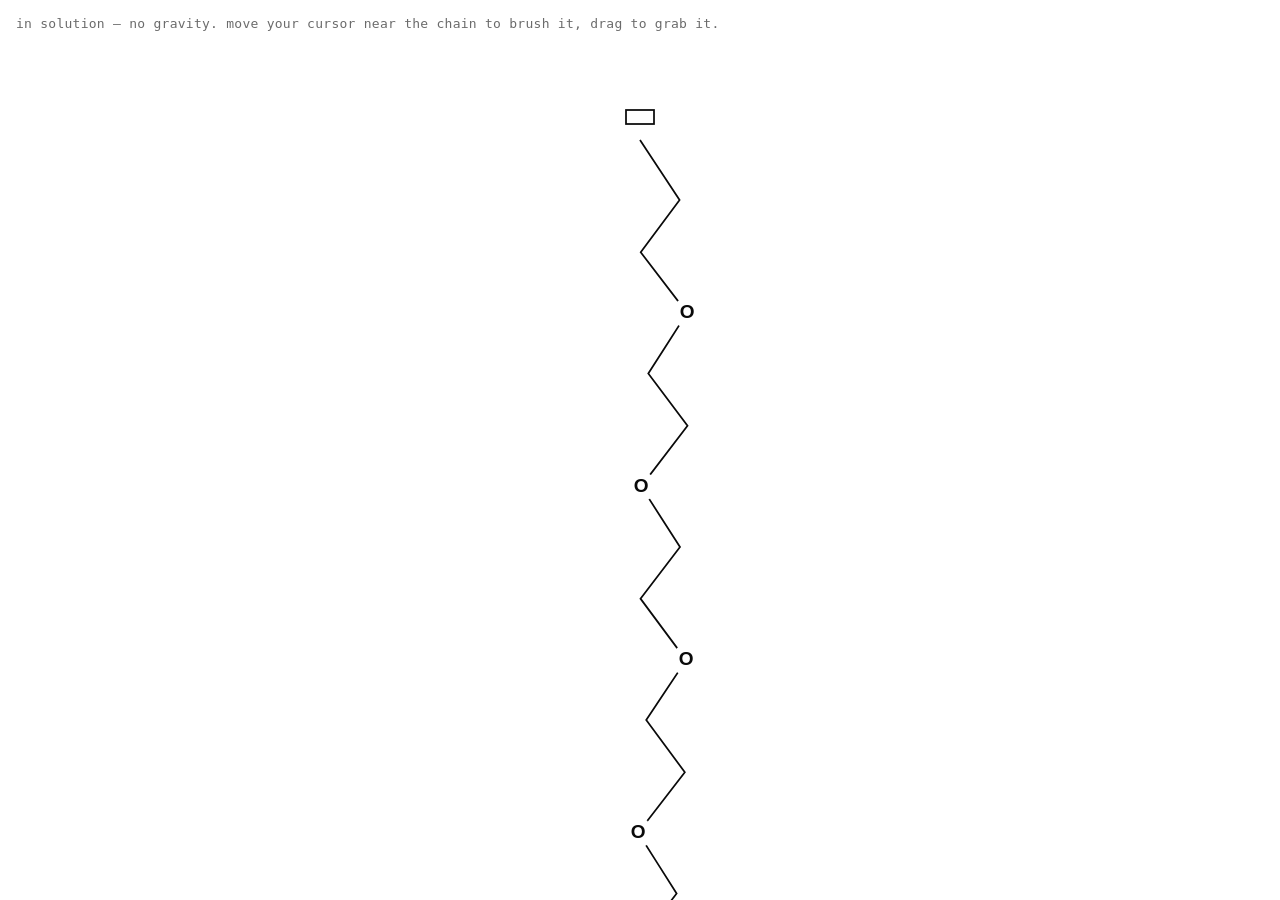
<file: chain-physics-prototype.html>
<!doctype html>
<html lang="en">
<head>
<meta charset="UTF-8" />
<title>PEG chain physics prototype</title>
<style>
  html, body { margin: 0; height: 100%; background: #FFFFFF; overflow: hidden; }
  canvas { display: block; touch-action: none; cursor: grab; }
  canvas.dragging { cursor: grabbing; }
  .hint {
    position: fixed; top: 16px; left: 16px;
    font: 13px "Source Code Pro", monospace; color: #6B6B6B;
    letter-spacing: 0.02em;
  }
</style>
</head>
<body>
<div class="hint">in solution — no gravity. move your cursor near the chain to brush it, drag to grab it.</div>
<canvas id="c"></canvas>
<script>
const canvas = document.getElementById("c");
const ctx = canvas.getContext("2d");

function resize() {
  canvas.width = window.innerWidth * devicePixelRatio;
  canvas.height = window.innerHeight * devicePixelRatio;
  canvas.style.width = window.innerWidth + "px";
  canvas.style.height = window.innerHeight + "px";
  ctx.setTransform(devicePixelRatio, 0, 0, devicePixelRatio, 0, 0);
}
window.addEventListener("resize", resize);
resize();

// ============================================================================
// Two separate things, deliberately kept apart:
//   1. The PHYSICS ROPE — a handful of hinge points, simulated as a plain
//      inextensible verlet rope (no zigzag detail baked into the physics).
//   2. The DETAIL CHAIN — the real hero chain's exact zigzag geometry
//      (from index.html's pegChainPath), pre-baked as a static flat
//      reference. Every frame, each detail point is re-projected onto the
//      rope's current curve by arc-length position + perpendicular offset,
//      like a skin deforming along a spline. The rope never "looks like"
//      a chain itself — the SVG-equivalent detail is what's mapped onto it.
// ============================================================================

// ---- 1. Detail chain (static reference geometry) --------------------------
// Same as the original hero chain's exact geometry, with ONE targeted change:
// the top carbon (index 1) is repositioned to sit exactly on the line from
// the O to index 2, so it no longer shows a kink — every other point
// (including the real corner) is untouched.
const UNIT_A = [[0,0],[-19.6,22.865],[-39.2,45.73],[0,79.68],[-46,119.52]];
const UNIT_B = [[0,0],[19.6,22.86],[39.2,45.72],[0,79.67],[46,119.51]];
const DETAIL_UNITS = 9; // 10 O joints

const referencePoints = [{ x: 0, y: 0, isJoint: true }];
{
  let curX = 0, curY = 0;
  for (let u = 0; u < DETAIL_UNITS; u++) {
    const template = u % 2 === 0 ? UNIT_A : UNIT_B;
    for (let j = 1; j < template.length; j++) {
      referencePoints.push({
        x: curX + template[j][0],
        y: curY + template[j][1],
        isJoint: j === template.length - 1,
      });
    }
    curX += template[template.length - 1][0];
    curY += template[template.length - 1][1];
  }
}
// Arc length (along the straight/flat reference pose) at each detail point,
// normalized to [0,1] — this is the "t" used to look the point up on the
// current (possibly curved) rope.
let refArcLen = [0];
for (let i = 1; i < referencePoints.length; i++) {
  const a = referencePoints[i - 1], b = referencePoints[i];
  refArcLen.push(refArcLen[i - 1] + Math.hypot(b.x - a.x, b.y - a.y));
}
const REF_TOTAL_LEN = refArcLen[refArcLen.length - 1];
const referenceT = refArcLen.map((l) => l / REF_TOTAL_LEN);
// Perpendicular offset from the straight centerline (x=0) — since the flat
// reference pose is a straight vertical line, this is just each point's x.
const referenceOffset = referencePoints.map((p) => p.x);

// ---- 2. Physics rope (few hinges, plain inextensible verlet chain) -------
const N_HINGES = 7;
const DAMPING = 0.6;                // in this verlet formula (x-oldX)*DAMPING
                                     // is how much velocity survives into next
                                     // frame. High enough to carry real
                                     // momentum (so a release gently swings
                                     // past rest and back, like a pendulum),
                                     // but the restoring forces below
                                     // (LINK_STIFFNESS/BEND_STIFFNESS) are
                                     // kept soft, so the swing stays slow and
                                     // wave-like rather than fast/springy.
const CONSTRAINT_ITERATIONS = 6;    // a link constraint's pairwise correction
                                     // is an EXACT solve regardless of
                                     // iteration count, so iteration count
                                     // alone doesn't make it soft — that's
                                     // LINK_STIFFNESS below. This just governs
                                     // how many hinges a disturbance can
                                     // propagate through in one frame.
const LINK_STIFFNESS = 0.07;        // fraction of each pairwise length
                                     // violation corrected per iteration —
                                     // deliberately small so the rope takes
                                     // many seconds (not frames) to fully
                                     // settle, like heavy fabric relaxing in
                                     // a viscous fluid rather than a rope
                                     // snapping taut
const BEND_STIFFNESS = 0.035;       // gentle pull toward straight; slow to
                                     // fully resolve, matching soft iteration count
const SWAY_AMPLITUDE = 14;          // px range of the ambient wobble target
const SWAY_SPEED = 0.018;           // Brownian motion in solution (no gravity)
const SWAY_PULL = 0.03;             // bounded — will NOT accumulate/drift
const BRUSH_RADIUS = 70;
const BRUSH_STRENGTH = 5.5;
const DRAG_PULL = 0.15;             // eased follow while held — applied once
                                     // per frame (not per constraint
                                     // iteration), independent of how soft
                                     // the structural constraints are
const LABEL_MASK_RADIUS = 15;       // paper-colored patch behind each O

const startX = window.innerWidth / 2;
const startY = 140;
const HINGE_SPACING = REF_TOTAL_LEN / (N_HINGES - 1);

const hinges = [];
for (let i = 0; i < N_HINGES; i++) {
  const x = startX, y = startY + i * HINGE_SPACING;
  hinges.push({ x, y, oldX: x, oldY: y, pinned: i === 0, restX: x, restY: y });
}

let dragIndex = -1;
let pointerX = -9999, pointerY = -9999;
let hasPointer = false;
let time = 0;

function nearestHingeIndex(x, y) {
  let best = -1, bestDist = 45;
  for (let i = 0; i < hinges.length; i++) {
    const d = Math.hypot(hinges[i].x - x, hinges[i].y - y);
    if (d < bestDist) { bestDist = d; best = i; }
  }
  return best;
}

function toLocal(evt) {
  const rect = canvas.getBoundingClientRect();
  return { x: evt.clientX - rect.left, y: evt.clientY - rect.top };
}

canvas.addEventListener("pointerdown", (e) => {
  const { x, y } = toLocal(e);
  const idx = nearestHingeIndex(x, y);
  if (idx >= 0 && !hinges[idx].pinned) {
    dragIndex = idx;
    pointerX = x; pointerY = y;
    canvas.classList.add("dragging");
    canvas.setPointerCapture(e.pointerId);
  }
});
canvas.addEventListener("pointermove", (e) => {
  const { x, y } = toLocal(e);
  pointerX = x; pointerY = y;
  hasPointer = true;
});
canvas.addEventListener("pointerleave", () => { hasPointer = false; });
canvas.addEventListener("pointerup", () => {
  dragIndex = -1;
  canvas.classList.remove("dragging");
});
canvas.addEventListener("pointercancel", () => {
  dragIndex = -1;
  canvas.classList.remove("dragging");
});

function updateRope() {
  time += SWAY_SPEED;

  for (let i = 0; i < hinges.length; i++) {
    const p = hinges[i];
    if (p.pinned) continue;

    const vx = (p.x - p.oldX) * DAMPING;
    const vy = (p.y - p.oldY) * DAMPING;
    p.oldX = p.x; p.oldY = p.y;
    p.x += vx;
    p.y += vy;

    // Gentle ambient sway instead of gravity (chain is in solution): a
    // weak, bounded pull toward a slowly-oscillating target near rest —
    // can't accumulate into drift since the target itself stays near rest.
    const targetX = p.restX + Math.sin(time + i * 0.9) * SWAY_AMPLITUDE;
    const targetY = p.restY + Math.cos(time * 0.8 + i * 1.1) * SWAY_AMPLITUDE * 0.6;
    p.x += (targetX - p.x) * SWAY_PULL;
    p.y += (targetY - p.y) * SWAY_PULL;

    if (i === dragIndex) {
      // Eased follow — reaches toward the cursor but does not teleport to
      // it; how far it actually gets is then limited below by the rope's
      // own (soft) structural constraints.
      p.x += (pointerX - p.x) * DRAG_PULL;
      p.y += (pointerY - p.y) * DRAG_PULL;
    } else if (hasPointer) {
      // cursor brushes nearby rope aside as it passes, without grabbing
      const dx = p.x - pointerX, dy = p.y - pointerY;
      const dist = Math.hypot(dx, dy);
      if (dist < BRUSH_RADIUS && dist > 0.001) {
        const push = (1 - dist / BRUSH_RADIUS) * BRUSH_STRENGTH;
        p.x += (dx / dist) * push;
        p.y += (dy / dist) * push;
      }
    }
  }

  // Deliberately soft: LINK_STIFFNESS < 1 means each pass only partially
  // corrects a stretched/compressed link, so the rope's shape relaxes
  // gradually across many frames instead of fully re-converging within a
  // single one. That gradual relaxation — combined with the low DAMPING
  // above killing any velocity it generates — is what makes a release ease
  // back slowly instead of snapping, and what lets a drag actually displace
  // the rope instead of being canceled out immediately.
  for (let iter = 0; iter < CONSTRAINT_ITERATIONS; iter++) {
    for (let i = 0; i < hinges.length - 1; i++) {
      const a = hinges[i], b = hinges[i + 1];
      const dx = b.x - a.x, dy = b.y - a.y;
      const dist = Math.hypot(dx, dy) || 0.0001;
      const diff = ((dist - HINGE_SPACING) / dist) * LINK_STIFFNESS;
      const offX = dx * 0.5 * diff, offY = dy * 0.5 * diff;
      if (!a.pinned) { a.x += offX; a.y += offY; }
      if (!b.pinned) { b.x -= offX; b.y -= offY; }
    }
    for (let i = 1; i < hinges.length - 1; i++) {
      const prev = hinges[i - 1], cur = hinges[i], next = hinges[i + 1];
      if (cur.pinned) continue;
      const midX = (prev.x + next.x) / 2;
      const midY = (prev.y + next.y) / 2;
      cur.x += (midX - cur.x) * BEND_STIFFNESS;
      cur.y += (midY - cur.y) * BEND_STIFFNESS;
    }
  }
}

// Sample the current rope at arc-length fraction t (0..1): returns
// position + unit tangent + unit normal, via linear interpolation between
// hinges weighted by the rope's own current cumulative arc length.
function sampleRope(t, hingeArcLen, hingeTotalLen) {
  const target = t * hingeTotalLen;
  let i = 0;
  while (i < hingeArcLen.length - 2 && hingeArcLen[i + 1] < target) i++;
  const a = hinges[i], b = hinges[i + 1];
  const segLen = hingeArcLen[i + 1] - hingeArcLen[i] || 0.0001;
  const segT = (target - hingeArcLen[i]) / segLen;
  const x = a.x + (b.x - a.x) * segT;
  const y = a.y + (b.y - a.y) * segT;
  const dx = b.x - a.x, dy = b.y - a.y;
  const len = Math.hypot(dx, dy) || 0.0001;
  return { x, y, tanX: dx / len, tanY: dy / len, normX: -dy / len, normY: dx / len };
}

function drawChain() {
  ctx.clearRect(0, 0, window.innerWidth, window.innerHeight);
  ctx.strokeStyle = "#0A0A0A";
  ctx.fillStyle = "#0A0A0A";
  ctx.lineWidth = 1.75;
  ctx.lineCap = "butt";
  ctx.lineJoin = "miter";
  ctx.font = "600 19px Inter, sans-serif";
  ctx.textAlign = "center";
  ctx.textBaseline = "middle";

  const hingeArcLen = [0];
  for (let i = 1; i < hinges.length; i++) {
    hingeArcLen.push(hingeArcLen[i - 1] + Math.hypot(hinges[i].x - hinges[i - 1].x, hinges[i].y - hinges[i - 1].y));
  }
  const hingeTotalLen = hingeArcLen[hingeArcLen.length - 1];

  const mapped = referenceT.map((t, i) => {
    const s = sampleRope(t, hingeArcLen, hingeTotalLen);
    const offset = referenceOffset[i];
    return { x: s.x + s.normX * offset, y: s.y + s.normY * offset };
  });

  ctx.beginPath();
  mapped.forEach((p, i) => (i === 0 ? ctx.moveTo(p.x, p.y) : ctx.lineTo(p.x, p.y)));
  ctx.stroke();

  // Paper-colored patches sit behind each O, occluding the line passing
  // underneath it — same convention as the real hero chain (the line is a
  // single continuous stroke with no gaps in it; the label clearance is
  // faked with an opaque circle, not a break in the path itself).
  ctx.fillStyle = "#FFFFFF";
  for (let i = 0; i < mapped.length; i++) {
    if (referencePoints[i].isJoint && i > 0) {
      ctx.beginPath();
      ctx.arc(mapped[i].x, mapped[i].y, LABEL_MASK_RADIUS, 0, Math.PI * 2);
      ctx.fill();
    }
  }

  ctx.fillStyle = "#0A0A0A";
  for (let i = 0; i < mapped.length; i++) {
    if (referencePoints[i].isJoint && i > 0) {
      ctx.fillText("O", mapped[i].x, mapped[i].y);
    }
  }

  const anchor = hinges[0];
  ctx.strokeRect(anchor.x - 14, anchor.y - 30, 28, 14);
}

function loop() {
  updateRope();
  drawChain();
  requestAnimationFrame(loop);
}
loop();
</script>
</body>
</html>
</file>
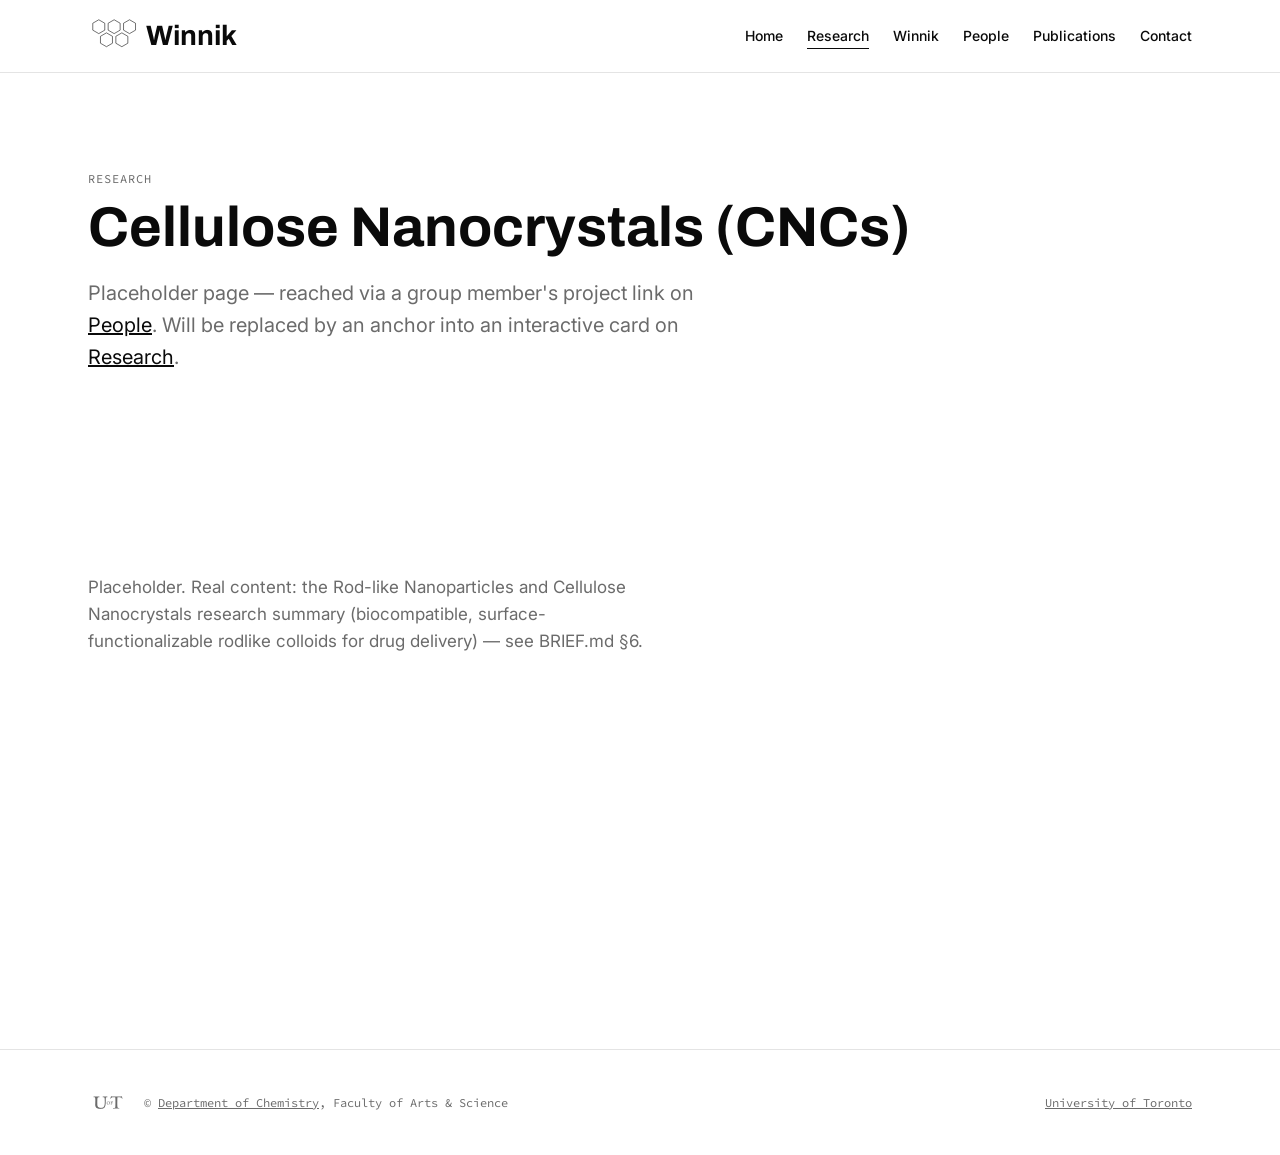
<file: cncs.html>
<!doctype html>
<html lang="en">
<head>
  <meta charset="UTF-8" />
  <meta name="viewport" content="width=device-width, initial-scale=1.0" />
  <title>Cellulose Nanocrystals — Winnik Group</title>
  <link rel="preconnect" href="https://fonts.googleapis.com" />
  <link rel="preconnect" href="https://fonts.gstatic.com" crossorigin />
  <link
    href="https://fonts.googleapis.com/css2?family=Inter:wght@400;500;600&family=Archivo:wght@500;600;700&family=Source+Code+Pro:wght@400;500&display=swap"
    rel="stylesheet"
  />
  <link rel="stylesheet" href="css/tokens.css" />
  <link rel="stylesheet" href="css/base.css" />
  <link rel="stylesheet" href="css/site.css" />
</head>
<body>
  <a class="skip-link" href="#main">Skip to content</a>

  <header class="site-header">
    <div class="site-header__inner">
      <a class="nav-wordmark" href="index.html">
        <svg class="nav-wordmark__icon" viewBox="0 0 130 90" width="130" height="90" xmlns="http://www.w3.org/2000/svg" stroke="currentColor" stroke-width="1.5" fill="none" stroke-linejoin="round">
          <g transform="translate(28,20)">
            <polygon points="0,-18 15.59,-9 15.59,9 0,18 -15.59,9 -15.59,-9" />
            <polygon points="0,-18 15.59,-9 15.59,9 0,18 -15.59,9 -15.59,-9" transform="translate(20,34)" />
            <polygon points="0,-18 15.59,-9 15.59,9 0,18 -15.59,9 -15.59,-9" transform="translate(40,0)" />
            <polygon points="0,-18 15.59,-9 15.59,9 0,18 -15.59,9 -15.59,-9" transform="translate(60,34)" />
            <polygon points="0,-18 15.59,-9 15.59,9 0,18 -15.59,9 -15.59,-9" transform="translate(80,0)" />
          </g>
        </svg>
        <span>Winnik</span>
      </a>

      <button class="nav-toggle" id="navToggle" aria-expanded="false" aria-controls="navLinks" aria-label="Toggle navigation menu">
        <span class="nav-toggle__bar"></span>
        <span class="nav-toggle__bar"></span>
        <span class="nav-toggle__bar"></span>
      </button>

      <nav class="nav" aria-label="Primary">
        <ul class="nav-links" id="navLinks">
          <li><a href="index.html">Home</a></li>
          <li><a href="research.html" aria-current="page">Research</a></li>
          <li><a href="winnik.html">Winnik</a></li>
          <li><a href="people.html">People</a></li>
          <li><a href="publications.html">Publications</a></li>
          <li><a href="contact.html">Contact</a></li>
        </ul>
      </nav>
    </div>
  </header>

  <main id="main">
    <div class="page-intro">
      <p class="eyebrow-label">Research</p>
      <h1 class="page-intro__title">Cellulose Nanocrystals (CNCs)</h1>
      <p class="page-intro__subtitle">
        Placeholder page — reached via a group member's project link on
        <a href="people.html">People</a>. Will be replaced by an anchor
        into an interactive card on <a href="research.html">Research</a>.
      </p>
    </div>
    <section class="placeholder-section">
      <p class="placeholder-note">
        Placeholder. Real content: the Rod-like Nanoparticles and Cellulose
        Nanocrystals research summary (biocompatible, surface-functionalizable
        rodlike colloids for drug delivery) — see BRIEF.md §6.
      </p>
    </section>
  </main>

  <footer class="site-footer">
    <div class="site-footer__inner">
      <div class="site-footer__brand">
      <a class="site-footer__logo" href="https://www.utoronto.ca/" aria-label="University of Toronto">
        <svg viewBox="0 0 1200 754" xmlns="http://www.w3.org/2000/svg" width="1200" height="754">
          <path fill-rule="evenodd" fill="currentColor" d="m696.71 187.02c2.54 0.01 5.28 1.02 8.29 3.04 2.47 1.66 6.08 3.47 8 4.03 1.92 0.55 8.9 1.41 15.5 1.92 6.6 0.51 63.52 0.93 126.5 0.93 62.97 0 120.12-0.41 127-0.92 6.87-0.51 14.52-1.65 17-2.54 2.47-0.9 5.74-2.72 7.25-4.05q2.75-2.43 6.5-2.47c2.06-0.03 4.25 0.53 4.85 1.25 0.61 0.71 2.08 6.01 3.27 11.79 1.19 5.77 4.36 21.3 7.05 34.5 2.69 13.2 4.7 24.45 4.47 25-0.23 0.55-2.22 2.01-4.41 3.25-2.19 1.24-4.54 2.25-5.23 2.25-0.69 0.01-2.09-2.36-3.11-5.25-1.02-2.89-3.29-8.4-5.04-12.25-1.75-3.85-5.19-9.18-7.64-11.85-2.45-2.66-5.81-5.68-7.46-6.7-1.65-1.02-5.7-2.79-9-3.95-3.3-1.15-10.28-2.76-15.5-3.57-7.1-1.1-18.74-1.47-46-1.45-20.08 0.01-38.08 0.44-40 0.95-1.92 0.52-4.17 1.71-5 2.66-1.11 1.27-1.56 4.7-1.73 13.31-0.13 6.38-0.98 42.2-1.89 79.6-1.09 44.79-1.45 82.17-1.06 109.5 0.33 22.82 1.07 47.12 1.64 54 0.57 6.87 1.52 16.55 2.12 21.5 0.6 4.95 1.78 12.15 2.63 16 0.84 3.85 2.33 8.58 3.29 10.5 1.13 2.25 3.5 4.45 6.63 6.17 2.68 1.47 8.47 3.58 12.87 4.68 4.4 1.11 12.95 2.71 19 3.55 6.05 0.85 11.31 1.89 11.69 2.32 0.37 0.43 0.37 3.56-0.69 13.13l-12-0.68c-6.6-0.37-39.45-0.63-73-0.58-42.54 0.06-66.52 0.51-97.46 2.91l-1.09-5.5c-0.6-3.02-0.83-6.06-0.52-6.75 0.31-0.69 1.58-1.44 2.82-1.68 1.24-0.24 8.77-1.33 16.75-2.43 7.97-1.1 18.55-3.17 23.5-4.6 4.95-1.44 10.76-3.83 12.91-5.32 2.15-1.5 4.73-4.3 5.72-6.22 1.01-1.97 2.25-7.66 2.81-13 0.55-5.23 1.46-21.88 2.02-37 0.55-15.13 1.29-51.8 1.63-81.5 0.37-32.87 0.16-69.65-0.54-94-0.64-22-1.7-48.62-2.35-59.16-0.66-10.54-1.43-19.39-1.7-19.67-0.28-0.28-6.58-1-14-1.59-7.42-0.6-23.63-1.08-36-1.08-12.38 0-26.55 0.5-31.5 1.11-4.95 0.61-12.38 1.96-16.5 3-4.13 1.05-10.42 3.33-14 5.07-4.14 2.01-8.9 5.55-13.11 9.74-5.1 5.09-7.64 8.73-11.2 16.08-2.53 5.23-4.84 9.84-5.14 10.25-0.3 0.41-2.57-0.49-5.04-2-2.48-1.51-4.73-3.31-5-4-0.28-0.69-0.07-2.26 0.46-3.5 0.54-1.24 5.88-15.53 11.88-31.75 6-16.23 11.62-31.19 12.49-33.25 1.43-3.4 1.93-3.75 5.37-3.73zm-376.71 8.24c9.62-0.03 18.62 0.25 20 0.63 2.44 0.68 2.5 0.92 2.5 19.61l-11 1.19c-6.05 0.66-13.7 1.7-17 2.33-3.3 0.62-8.25 2.13-11 3.37-2.75 1.23-6.69 3.89-8.75 5.92-2.06 2.03-4.65 5.49-5.75 7.69-1.1 2.2-2.88 7.26-3.97 11.25-1.08 3.99-2.42 10.85-2.98 15.25-0.56 4.4-1.52 21.73-2.13 38.5-0.64 17.44-0.91 54.7-0.65 87 0.38 47.27 0.74 58.21 2.18 67 0.96 5.77 2.82 14.21 4.14 18.75 1.33 4.54 4.05 11.51 6.05 15.5 2.01 3.99 4.82 9.05 6.25 11.25 1.44 2.2 5.32 6.7 8.63 10 3.32 3.3 8.72 7.78 12 9.95 3.29 2.17 8.9 5.26 12.48 6.87 3.57 1.61 10.55 3.96 15.5 5.22 4.95 1.26 14.62 2.82 21.5 3.46 7.26 0.69 17.32 0.9 24 0.52 6.32-0.36 16-1.35 21.5-2.19 5.5-0.84 13.6-2.67 18-4.05 4.4-1.38 11.15-4.08 15-6 3.85-1.91 10.15-5.87 14-8.79 3.85-2.91 8.85-7.48 11.1-10.14 2.26-2.67 5.83-7.55 7.93-10.85 2.11-3.3 5.06-8.7 6.55-12 1.49-3.3 3.89-9.6 5.32-14 1.44-4.4 3.51-12.27 4.6-17.5 1.1-5.23 2.65-14.68 3.45-21 0.8-6.32 1.97-20.27 2.6-31 0.72-12.31 0.97-38.49 0.68-71-0.37-40.95-0.81-53.85-2.14-63-0.92-6.32-2.3-14.2-3.06-17.5-0.76-3.3-2.4-8.7-3.65-12-1.25-3.3-3.65-7.49-5.33-9.32-1.68-1.83-5.3-4.14-8.05-5.14-2.75-1-8.26-2.32-12.25-2.93-3.99-0.61-11.19-1.09-16-1.07-5.9 0.03-9.16-0.37-10.01-1.25-0.88-0.9-1.14-3.97-0.87-10.29 0.35-8.08 0.58-8.98 2.26-8.81 1.03 0.1 21.22 0.46 44.87 0.8 23.65 0.33 54.02 0.22 67.5-0.24 13.47-0.46 24.86-0.6 25.3-0.3 0.44 0.3 0.44 4.59-0.8 18.49l-10.5 1.17c-5.78 0.64-12.53 1.7-15 2.36-2.48 0.66-6.41 2.28-8.75 3.61-2.34 1.33-5.33 4.11-6.66 6.17-1.32 2.06-2.9 6.11-3.5 9-0.63 3.02-1.51 28.29-2.07 59.5-0.54 29.84-1.23 60.32-1.55 67.75-0.31 7.43-1.02 20.7-1.56 29.5-0.55 8.8-1.66 21.85-2.47 29-0.81 7.15-2.38 18.18-3.49 24.5-1.11 6.32-3.35 16.56-4.98 22.75-1.63 6.19-4.36 14.74-6.07 19-1.7 4.26-4.47 10.45-6.14 13.75-1.67 3.3-4.85 8.7-7.07 12-2.22 3.3-7.45 9.53-11.61 13.84-4.17 4.32-11.18 10.26-15.58 13.2-4.4 2.95-12.28 7.21-17.5 9.48-5.23 2.26-14.45 5.43-20.5 7.02-6.05 1.6-15.28 3.58-20.5 4.4-5.23 0.82-16.48 2.01-25 2.66-8.86 0.67-22.35 0.92-31.5 0.57-8.8-0.33-21.4-1.31-28-2.17-6.6-0.87-16.73-2.73-22.5-4.14-5.78-1.4-14.33-4.02-19-5.82-4.68-1.79-10.98-4.51-14-6.04-3.03-1.53-8.65-4.9-12.5-7.49-3.85-2.59-9.93-7.59-13.51-11.11-3.58-3.52-7.85-8.09-9.5-10.15-1.64-2.06-4.69-6.56-6.76-10-2.08-3.44-5.18-9.63-6.88-13.75-1.71-4.13-4.13-11.55-5.38-16.5-1.25-4.95-2.8-14.18-3.45-20.5-0.98-9.68-0.76-21.94 1.41-77.5 2.22-56.54 2.44-69.3 1.57-89-0.56-12.65-1.69-28.74-2.51-35.75-0.82-7.01-2.22-16.01-3.11-20-0.9-3.99-2.47-8.94-3.5-11-1.04-2.06-3.34-4.52-5.13-5.47-2.59-1.37-6.6-1.79-19.75-2.09-9.08-0.2-16.82-0.66-17.21-1.03-0.4-0.36-0.96-4.82-1.79-19.16l18.25-0.54c10.04-0.29 40.52-0.89 67.75-1.34 27.22-0.44 57.37-0.83 67-0.86zm294.5 145.09c8.08 0.27 12.46 0.93 16.5 2.47 3.02 1.16 8.18 4.03 11.47 6.39 3.28 2.36 7.91 6.99 10.3 10.29 2.39 3.3 5.22 8.36 6.29 11.25 1.07 2.89 2.39 8.18 2.94 11.75 0.67 4.37 0.67 8.71-0.02 13.25-0.6 3.98-2.52 9.83-4.66 14.25-2.5 5.14-5.56 9.39-9.75 13.5-3.35 3.3-8.79 7.44-12.09 9.19-3.29 1.76-8.91 3.89-12.48 4.74-3.58 0.85-9.2 1.55-12.5 1.56-3.3 0.01-8.7-0.69-12-1.55-3.3-0.86-8.64-3-11.87-4.75-3.23-1.76-8.3-5.78-11.25-8.94-2.96-3.16-6.51-8-7.88-10.75-1.38-2.75-3.18-7.59-4.01-10.75-0.82-3.16-1.5-9.24-1.5-13.5q0.01-7.75 2.09-14c1.14-3.44 3.36-8.27 4.92-10.75 1.57-2.48 5.47-7.02 8.68-10.09 3.2-3.08 7.84-6.64 10.32-7.92 2.47-1.28 6.97-3.15 10-4.16 4.37-1.47 7.76-1.77 16.5-1.48zm-20 9.39c-2.2 1.15-5.44 3.59-7.2 5.42-1.75 1.84-4.43 6.04-5.95 9.34-2.19 4.77-2.84 7.85-3.15 15-0.26 6.11 0.14 11.25 1.26 16 0.91 3.85 3.06 9.93 4.78 13.5 1.73 3.57 4.29 7.8 5.7 9.4 1.41 1.59 3.68 3.97 5.06 5.28 1.37 1.31 4.97 3.6 8 5.08 3.5 1.72 7.68 2.84 11.5 3.1 3.75 0.25 7.88-0.19 11-1.17 3.09-0.97 6.73-3.22 9.55-5.88 2.5-2.37 5.86-7.01 7.48-10.31 2.48-5.08 2.99-7.46 3.29-15.5 0.25-6.37-0.16-11.72-1.23-16.25-0.87-3.71-2.95-9.56-4.61-13-1.65-3.44-5.14-8.66-7.75-11.61-3.13-3.54-6.76-6.31-10.73-8.18-3.3-1.56-8.25-3.05-11-3.31-2.75-0.26-6.58-0.15-8.5 0.26-1.93 0.41-5.3 1.68-7.5 2.83zm156-9.6c0.63-0.09 0.87 3.65 0.65 10.11-0.21 6.27-0.8 10.54-1.5 10.98-0.63 0.41-1.6 0.6-2.15 0.43-0.55-0.17-1.79-1.96-2.75-3.98-0.96-2.02-2.99-4.6-4.5-5.73-1.51-1.13-4.33-2.47-6.25-2.97-1.93-0.51-6.65-1.22-10.5-1.58-3.85-0.37-9.59-0.38-18.5 0.6l0.5 36.5h14.17c13.76 0 14.25-0.07 16.75-2.5 1.42-1.38 2.69-3.4 2.83-4.5 0.16-1.25 1-2 2.25-2 1.87 0 2.02 0.76 2.28 12 0.21 8.53-0.08 12.55-1 13.9-0.7 1.05-1.84 1.61-2.53 1.25-0.69-0.36-1.48-2-1.75-3.65-0.28-1.65-1.51-3.63-2.75-4.39-1.24-0.77-5.18-1.89-8.75-2.5-3.58-0.6-9.99-1.1-14.25-1.1-7.23-0.01-7.78 0.14-8.24 2.24-0.26 1.24-0.49 8.66-0.5 16.5 0 7.84 0.44 15.37 0.99 16.75 0.55 1.37 1.9 2.95 3 3.5 1.1 0.55 4.81 1.58 8.25 2.3 5 1.03 6.25 1.67 6.25 3.17 0 1.8-1.11 1.88-23 1.81-16.03-0.05-23-0.41-23-1.18 0-0.6 0.1-1.44 0.23-1.85 0.12-0.41 1.47-1.05 3-1.41 1.52-0.36 3.8-1.49 5.06-2.5 2.08-1.67 2.37-3.06 3.21-15.34 0.51-7.43 0.94-22.27 0.94-33 0.01-10.73-0.42-22.43-0.96-26-0.56-3.69-1.74-7.28-2.73-8.3-0.96-0.99-3.49-2.12-5.62-2.5-2.13-0.39-4.04-1.04-4.25-1.45-0.21-0.41 0.63-1.25 1.87-1.86 1.59-0.79 9.93-0.93 28.25-0.47 14.3 0.36 30.05 0.25 35-0.24 4.95-0.5 9.45-0.96 10-1.04z"/>
        </svg>
      </a>
      <span>&copy; <a href="https://www.chemistry.utoronto.ca/">Department of Chemistry</a>, Faculty of Arts &amp; Science</span>
      </div>
      <a href="https://www.utoronto.ca/">University of Toronto</a>
    </div>
  </footer>

  <script src="js/main.js"></script>
</body>
</html>
</file>
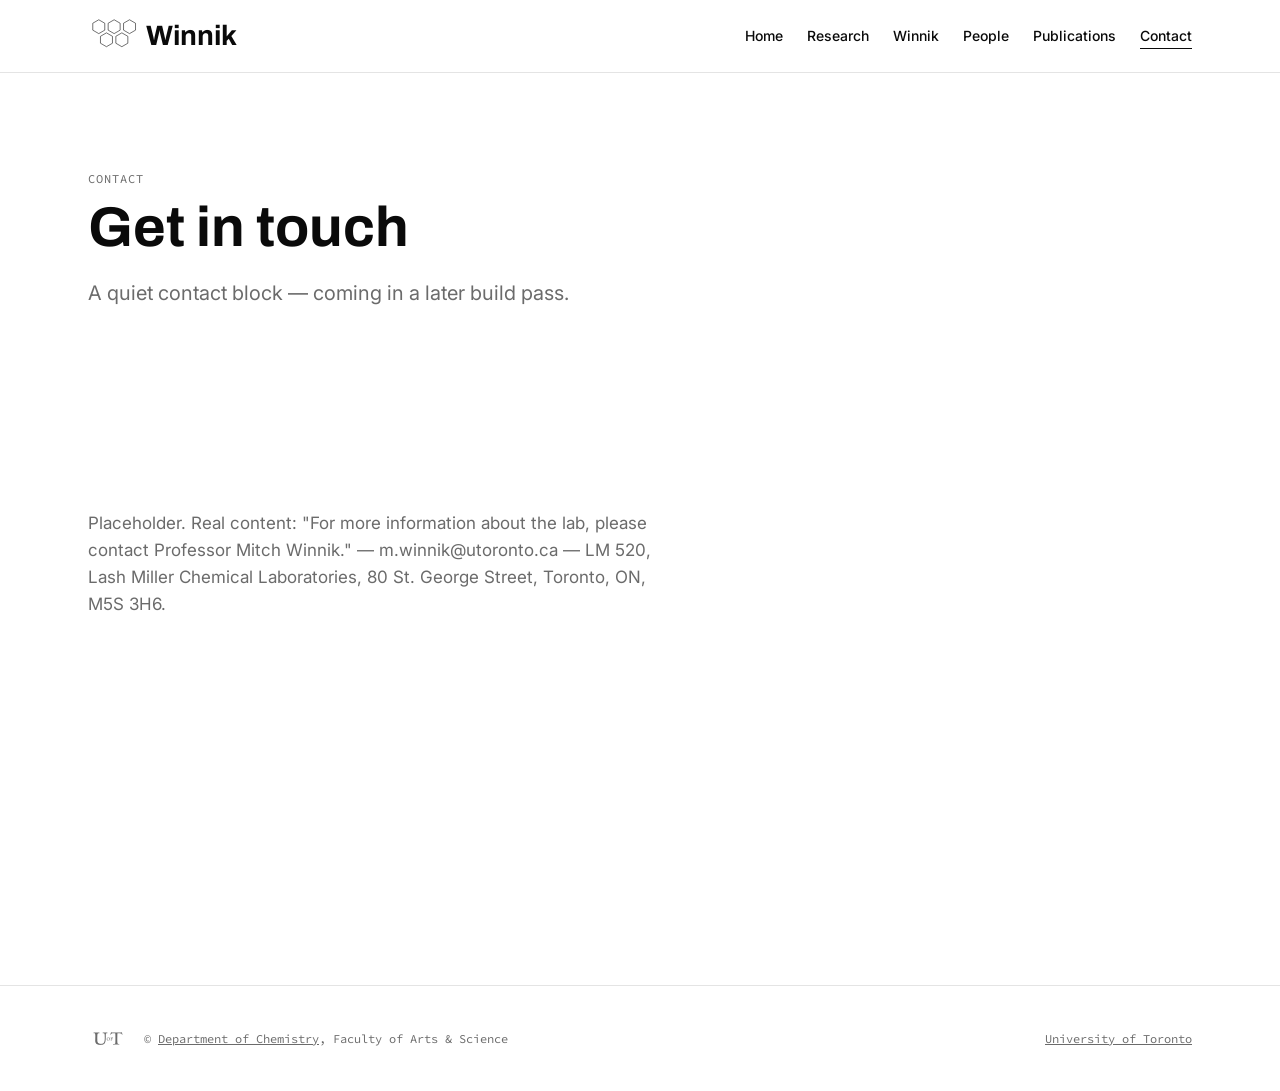
<file: contact.html>
<!doctype html>
<html lang="en">
<head>
  <meta charset="UTF-8" />
  <meta name="viewport" content="width=device-width, initial-scale=1.0" />
  <title>Contact — Winnik Group</title>
  <link rel="preconnect" href="https://fonts.googleapis.com" />
  <link rel="preconnect" href="https://fonts.gstatic.com" crossorigin />
  <link
    href="https://fonts.googleapis.com/css2?family=Inter:wght@400;500;600&family=Archivo:wght@500;600;700&family=Source+Code+Pro:wght@400;500&display=swap"
    rel="stylesheet"
  />
  <link rel="stylesheet" href="css/tokens.css" />
  <link rel="stylesheet" href="css/base.css" />
  <link rel="stylesheet" href="css/site.css" />
</head>
<body>
  <a class="skip-link" href="#main">Skip to content</a>

  <header class="site-header">
    <div class="site-header__inner">
      <a class="nav-wordmark" href="index.html">
        <svg class="nav-wordmark__icon" viewBox="0 0 130 90" width="130" height="90" xmlns="http://www.w3.org/2000/svg" stroke="currentColor" stroke-width="1.5" fill="none" stroke-linejoin="round">
          <g transform="translate(28,20)">
            <polygon points="0,-18 15.59,-9 15.59,9 0,18 -15.59,9 -15.59,-9" />
            <polygon points="0,-18 15.59,-9 15.59,9 0,18 -15.59,9 -15.59,-9" transform="translate(20,34)" />
            <polygon points="0,-18 15.59,-9 15.59,9 0,18 -15.59,9 -15.59,-9" transform="translate(40,0)" />
            <polygon points="0,-18 15.59,-9 15.59,9 0,18 -15.59,9 -15.59,-9" transform="translate(60,34)" />
            <polygon points="0,-18 15.59,-9 15.59,9 0,18 -15.59,9 -15.59,-9" transform="translate(80,0)" />
          </g>
        </svg>
        <span>Winnik</span>
      </a>

      <button class="nav-toggle" id="navToggle" aria-expanded="false" aria-controls="navLinks" aria-label="Toggle navigation menu">
        <span class="nav-toggle__bar"></span>
        <span class="nav-toggle__bar"></span>
        <span class="nav-toggle__bar"></span>
      </button>

      <nav class="nav" aria-label="Primary">
        <ul class="nav-links" id="navLinks">
          <li><a href="index.html">Home</a></li>
          <li><a href="research.html">Research</a></li>
          <li><a href="winnik.html">Winnik</a></li>
          <li><a href="people.html">People</a></li>
          <li><a href="publications.html">Publications</a></li>
          <li><a href="contact.html" aria-current="page">Contact</a></li>
        </ul>
      </nav>
    </div>
  </header>

  <main id="main">
    <div class="page-intro">
      <p class="eyebrow-label">Contact</p>
      <h1 class="page-intro__title">Get in touch</h1>
      <p class="page-intro__subtitle">
        A quiet contact block — coming in a later build pass.
      </p>
    </div>
    <section class="placeholder-section">
      <p class="placeholder-note">
        Placeholder. Real content: "For more information about the lab,
        please contact Professor Mitch Winnik." — m.winnik@utoronto.ca — LM
        520, Lash Miller Chemical Laboratories, 80 St. George Street,
        Toronto, ON, M5S 3H6.
      </p>
    </section>
  </main>

  <footer class="site-footer">
    <div class="site-footer__inner">
      <div class="site-footer__brand">
      <a class="site-footer__logo" href="https://www.utoronto.ca/" aria-label="University of Toronto">
        <svg viewBox="0 0 1200 754" xmlns="http://www.w3.org/2000/svg" width="1200" height="754">
          <path fill-rule="evenodd" fill="currentColor" d="m696.71 187.02c2.54 0.01 5.28 1.02 8.29 3.04 2.47 1.66 6.08 3.47 8 4.03 1.92 0.55 8.9 1.41 15.5 1.92 6.6 0.51 63.52 0.93 126.5 0.93 62.97 0 120.12-0.41 127-0.92 6.87-0.51 14.52-1.65 17-2.54 2.47-0.9 5.74-2.72 7.25-4.05q2.75-2.43 6.5-2.47c2.06-0.03 4.25 0.53 4.85 1.25 0.61 0.71 2.08 6.01 3.27 11.79 1.19 5.77 4.36 21.3 7.05 34.5 2.69 13.2 4.7 24.45 4.47 25-0.23 0.55-2.22 2.01-4.41 3.25-2.19 1.24-4.54 2.25-5.23 2.25-0.69 0.01-2.09-2.36-3.11-5.25-1.02-2.89-3.29-8.4-5.04-12.25-1.75-3.85-5.19-9.18-7.64-11.85-2.45-2.66-5.81-5.68-7.46-6.7-1.65-1.02-5.7-2.79-9-3.95-3.3-1.15-10.28-2.76-15.5-3.57-7.1-1.1-18.74-1.47-46-1.45-20.08 0.01-38.08 0.44-40 0.95-1.92 0.52-4.17 1.71-5 2.66-1.11 1.27-1.56 4.7-1.73 13.31-0.13 6.38-0.98 42.2-1.89 79.6-1.09 44.79-1.45 82.17-1.06 109.5 0.33 22.82 1.07 47.12 1.64 54 0.57 6.87 1.52 16.55 2.12 21.5 0.6 4.95 1.78 12.15 2.63 16 0.84 3.85 2.33 8.58 3.29 10.5 1.13 2.25 3.5 4.45 6.63 6.17 2.68 1.47 8.47 3.58 12.87 4.68 4.4 1.11 12.95 2.71 19 3.55 6.05 0.85 11.31 1.89 11.69 2.32 0.37 0.43 0.37 3.56-0.69 13.13l-12-0.68c-6.6-0.37-39.45-0.63-73-0.58-42.54 0.06-66.52 0.51-97.46 2.91l-1.09-5.5c-0.6-3.02-0.83-6.06-0.52-6.75 0.31-0.69 1.58-1.44 2.82-1.68 1.24-0.24 8.77-1.33 16.75-2.43 7.97-1.1 18.55-3.17 23.5-4.6 4.95-1.44 10.76-3.83 12.91-5.32 2.15-1.5 4.73-4.3 5.72-6.22 1.01-1.97 2.25-7.66 2.81-13 0.55-5.23 1.46-21.88 2.02-37 0.55-15.13 1.29-51.8 1.63-81.5 0.37-32.87 0.16-69.65-0.54-94-0.64-22-1.7-48.62-2.35-59.16-0.66-10.54-1.43-19.39-1.7-19.67-0.28-0.28-6.58-1-14-1.59-7.42-0.6-23.63-1.08-36-1.08-12.38 0-26.55 0.5-31.5 1.11-4.95 0.61-12.38 1.96-16.5 3-4.13 1.05-10.42 3.33-14 5.07-4.14 2.01-8.9 5.55-13.11 9.74-5.1 5.09-7.64 8.73-11.2 16.08-2.53 5.23-4.84 9.84-5.14 10.25-0.3 0.41-2.57-0.49-5.04-2-2.48-1.51-4.73-3.31-5-4-0.28-0.69-0.07-2.26 0.46-3.5 0.54-1.24 5.88-15.53 11.88-31.75 6-16.23 11.62-31.19 12.49-33.25 1.43-3.4 1.93-3.75 5.37-3.73zm-376.71 8.24c9.62-0.03 18.62 0.25 20 0.63 2.44 0.68 2.5 0.92 2.5 19.61l-11 1.19c-6.05 0.66-13.7 1.7-17 2.33-3.3 0.62-8.25 2.13-11 3.37-2.75 1.23-6.69 3.89-8.75 5.92-2.06 2.03-4.65 5.49-5.75 7.69-1.1 2.2-2.88 7.26-3.97 11.25-1.08 3.99-2.42 10.85-2.98 15.25-0.56 4.4-1.52 21.73-2.13 38.5-0.64 17.44-0.91 54.7-0.65 87 0.38 47.27 0.74 58.21 2.18 67 0.96 5.77 2.82 14.21 4.14 18.75 1.33 4.54 4.05 11.51 6.05 15.5 2.01 3.99 4.82 9.05 6.25 11.25 1.44 2.2 5.32 6.7 8.63 10 3.32 3.3 8.72 7.78 12 9.95 3.29 2.17 8.9 5.26 12.48 6.87 3.57 1.61 10.55 3.96 15.5 5.22 4.95 1.26 14.62 2.82 21.5 3.46 7.26 0.69 17.32 0.9 24 0.52 6.32-0.36 16-1.35 21.5-2.19 5.5-0.84 13.6-2.67 18-4.05 4.4-1.38 11.15-4.08 15-6 3.85-1.91 10.15-5.87 14-8.79 3.85-2.91 8.85-7.48 11.1-10.14 2.26-2.67 5.83-7.55 7.93-10.85 2.11-3.3 5.06-8.7 6.55-12 1.49-3.3 3.89-9.6 5.32-14 1.44-4.4 3.51-12.27 4.6-17.5 1.1-5.23 2.65-14.68 3.45-21 0.8-6.32 1.97-20.27 2.6-31 0.72-12.31 0.97-38.49 0.68-71-0.37-40.95-0.81-53.85-2.14-63-0.92-6.32-2.3-14.2-3.06-17.5-0.76-3.3-2.4-8.7-3.65-12-1.25-3.3-3.65-7.49-5.33-9.32-1.68-1.83-5.3-4.14-8.05-5.14-2.75-1-8.26-2.32-12.25-2.93-3.99-0.61-11.19-1.09-16-1.07-5.9 0.03-9.16-0.37-10.01-1.25-0.88-0.9-1.14-3.97-0.87-10.29 0.35-8.08 0.58-8.98 2.26-8.81 1.03 0.1 21.22 0.46 44.87 0.8 23.65 0.33 54.02 0.22 67.5-0.24 13.47-0.46 24.86-0.6 25.3-0.3 0.44 0.3 0.44 4.59-0.8 18.49l-10.5 1.17c-5.78 0.64-12.53 1.7-15 2.36-2.48 0.66-6.41 2.28-8.75 3.61-2.34 1.33-5.33 4.11-6.66 6.17-1.32 2.06-2.9 6.11-3.5 9-0.63 3.02-1.51 28.29-2.07 59.5-0.54 29.84-1.23 60.32-1.55 67.75-0.31 7.43-1.02 20.7-1.56 29.5-0.55 8.8-1.66 21.85-2.47 29-0.81 7.15-2.38 18.18-3.49 24.5-1.11 6.32-3.35 16.56-4.98 22.75-1.63 6.19-4.36 14.74-6.07 19-1.7 4.26-4.47 10.45-6.14 13.75-1.67 3.3-4.85 8.7-7.07 12-2.22 3.3-7.45 9.53-11.61 13.84-4.17 4.32-11.18 10.26-15.58 13.2-4.4 2.95-12.28 7.21-17.5 9.48-5.23 2.26-14.45 5.43-20.5 7.02-6.05 1.6-15.28 3.58-20.5 4.4-5.23 0.82-16.48 2.01-25 2.66-8.86 0.67-22.35 0.92-31.5 0.57-8.8-0.33-21.4-1.31-28-2.17-6.6-0.87-16.73-2.73-22.5-4.14-5.78-1.4-14.33-4.02-19-5.82-4.68-1.79-10.98-4.51-14-6.04-3.03-1.53-8.65-4.9-12.5-7.49-3.85-2.59-9.93-7.59-13.51-11.11-3.58-3.52-7.85-8.09-9.5-10.15-1.64-2.06-4.69-6.56-6.76-10-2.08-3.44-5.18-9.63-6.88-13.75-1.71-4.13-4.13-11.55-5.38-16.5-1.25-4.95-2.8-14.18-3.45-20.5-0.98-9.68-0.76-21.94 1.41-77.5 2.22-56.54 2.44-69.3 1.57-89-0.56-12.65-1.69-28.74-2.51-35.75-0.82-7.01-2.22-16.01-3.11-20-0.9-3.99-2.47-8.94-3.5-11-1.04-2.06-3.34-4.52-5.13-5.47-2.59-1.37-6.6-1.79-19.75-2.09-9.08-0.2-16.82-0.66-17.21-1.03-0.4-0.36-0.96-4.82-1.79-19.16l18.25-0.54c10.04-0.29 40.52-0.89 67.75-1.34 27.22-0.44 57.37-0.83 67-0.86zm294.5 145.09c8.08 0.27 12.46 0.93 16.5 2.47 3.02 1.16 8.18 4.03 11.47 6.39 3.28 2.36 7.91 6.99 10.3 10.29 2.39 3.3 5.22 8.36 6.29 11.25 1.07 2.89 2.39 8.18 2.94 11.75 0.67 4.37 0.67 8.71-0.02 13.25-0.6 3.98-2.52 9.83-4.66 14.25-2.5 5.14-5.56 9.39-9.75 13.5-3.35 3.3-8.79 7.44-12.09 9.19-3.29 1.76-8.91 3.89-12.48 4.74-3.58 0.85-9.2 1.55-12.5 1.56-3.3 0.01-8.7-0.69-12-1.55-3.3-0.86-8.64-3-11.87-4.75-3.23-1.76-8.3-5.78-11.25-8.94-2.96-3.16-6.51-8-7.88-10.75-1.38-2.75-3.18-7.59-4.01-10.75-0.82-3.16-1.5-9.24-1.5-13.5q0.01-7.75 2.09-14c1.14-3.44 3.36-8.27 4.92-10.75 1.57-2.48 5.47-7.02 8.68-10.09 3.2-3.08 7.84-6.64 10.32-7.92 2.47-1.28 6.97-3.15 10-4.16 4.37-1.47 7.76-1.77 16.5-1.48zm-20 9.39c-2.2 1.15-5.44 3.59-7.2 5.42-1.75 1.84-4.43 6.04-5.95 9.34-2.19 4.77-2.84 7.85-3.15 15-0.26 6.11 0.14 11.25 1.26 16 0.91 3.85 3.06 9.93 4.78 13.5 1.73 3.57 4.29 7.8 5.7 9.4 1.41 1.59 3.68 3.97 5.06 5.28 1.37 1.31 4.97 3.6 8 5.08 3.5 1.72 7.68 2.84 11.5 3.1 3.75 0.25 7.88-0.19 11-1.17 3.09-0.97 6.73-3.22 9.55-5.88 2.5-2.37 5.86-7.01 7.48-10.31 2.48-5.08 2.99-7.46 3.29-15.5 0.25-6.37-0.16-11.72-1.23-16.25-0.87-3.71-2.95-9.56-4.61-13-1.65-3.44-5.14-8.66-7.75-11.61-3.13-3.54-6.76-6.31-10.73-8.18-3.3-1.56-8.25-3.05-11-3.31-2.75-0.26-6.58-0.15-8.5 0.26-1.93 0.41-5.3 1.68-7.5 2.83zm156-9.6c0.63-0.09 0.87 3.65 0.65 10.11-0.21 6.27-0.8 10.54-1.5 10.98-0.63 0.41-1.6 0.6-2.15 0.43-0.55-0.17-1.79-1.96-2.75-3.98-0.96-2.02-2.99-4.6-4.5-5.73-1.51-1.13-4.33-2.47-6.25-2.97-1.93-0.51-6.65-1.22-10.5-1.58-3.85-0.37-9.59-0.38-18.5 0.6l0.5 36.5h14.17c13.76 0 14.25-0.07 16.75-2.5 1.42-1.38 2.69-3.4 2.83-4.5 0.16-1.25 1-2 2.25-2 1.87 0 2.02 0.76 2.28 12 0.21 8.53-0.08 12.55-1 13.9-0.7 1.05-1.84 1.61-2.53 1.25-0.69-0.36-1.48-2-1.75-3.65-0.28-1.65-1.51-3.63-2.75-4.39-1.24-0.77-5.18-1.89-8.75-2.5-3.58-0.6-9.99-1.1-14.25-1.1-7.23-0.01-7.78 0.14-8.24 2.24-0.26 1.24-0.49 8.66-0.5 16.5 0 7.84 0.44 15.37 0.99 16.75 0.55 1.37 1.9 2.95 3 3.5 1.1 0.55 4.81 1.58 8.25 2.3 5 1.03 6.25 1.67 6.25 3.17 0 1.8-1.11 1.88-23 1.81-16.03-0.05-23-0.41-23-1.18 0-0.6 0.1-1.44 0.23-1.85 0.12-0.41 1.47-1.05 3-1.41 1.52-0.36 3.8-1.49 5.06-2.5 2.08-1.67 2.37-3.06 3.21-15.34 0.51-7.43 0.94-22.27 0.94-33 0.01-10.73-0.42-22.43-0.96-26-0.56-3.69-1.74-7.28-2.73-8.3-0.96-0.99-3.49-2.12-5.62-2.5-2.13-0.39-4.04-1.04-4.25-1.45-0.21-0.41 0.63-1.25 1.87-1.86 1.59-0.79 9.93-0.93 28.25-0.47 14.3 0.36 30.05 0.25 35-0.24 4.95-0.5 9.45-0.96 10-1.04z"/>
        </svg>
      </a>
      <span>&copy; <a href="https://www.chemistry.utoronto.ca/">Department of Chemistry</a>, Faculty of Arts &amp; Science</span>
      </div>
      <a href="https://www.utoronto.ca/">University of Toronto</a>
    </div>
  </footer>

  <script src="js/main.js"></script>
</body>
</html>
</file>
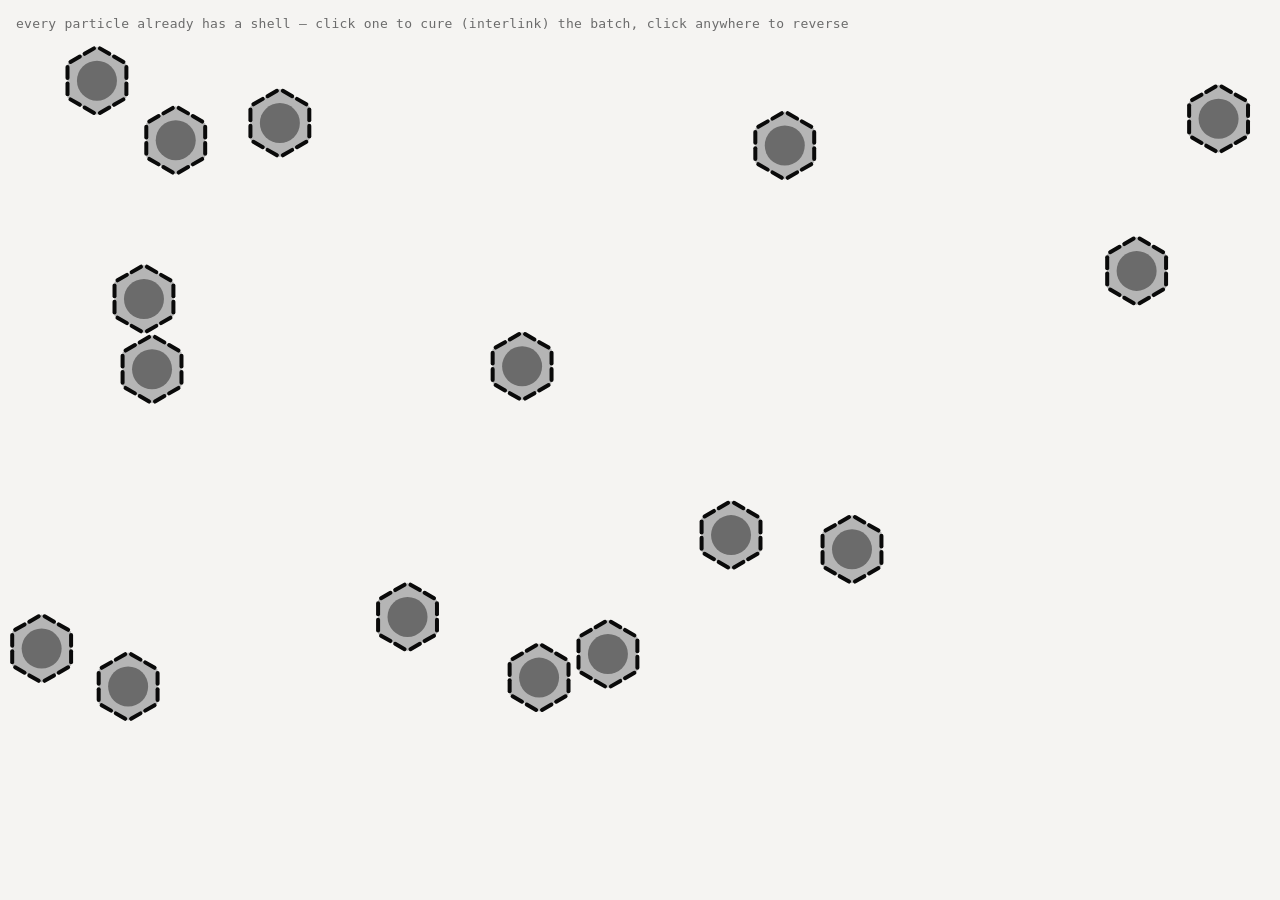
<file: core-shell-prototype.html>
<!doctype html>
<html lang="en">
<head>
<meta charset="UTF-8" />
<title>Core-shell click prototype</title>
<style>
  html, body { margin: 0; height: 100%; background: #F5F4F2; }
  canvas { display: block; cursor: pointer; }
  .hint {
    position: fixed; top: 16px; left: 16px;
    font: 13px "Source Code Pro", monospace; color: #6B6B6B;
    letter-spacing: 0.02em;
  }
</style>
</head>
<body>
<div class="hint">every particle already has a shell — click one to cure (interlink) the batch, click anywhere to reverse</div>
<canvas id="c"></canvas>
<script>
const canvas = document.getElementById("c");
const ctx = canvas.getContext("2d");

function resize() {
  canvas.width = window.innerWidth * devicePixelRatio;
  canvas.height = window.innerHeight * devicePixelRatio;
  canvas.style.width = window.innerWidth + "px";
  canvas.style.height = window.innerHeight + "px";
  ctx.setTransform(devicePixelRatio, 0, 0, devicePixelRatio, 0, 0);
}
window.addEventListener("resize", resize);

const CORE_RADIUS = 20;
const SHELL_RADIUS = CORE_RADIUS * 1.7;
const DASH_WIDTH = 4;
const EASE_SPEED = 0.16;   // per-frame lerp for the link strength —
                           // reversible by construction
const POP_DURATION = 380;  // ms — brief settle bounce on the shells right
                           // at the moment of curing/breaking
const K_NEIGHBORS = 2;     // interlink bridges per molecule, standing in
                           // for interdiffusion between touching shells
const DELAY_PER_HOP = 90;  // ms — stagger between successive hops of the
                           // propagating reveal, seeded from whichever
                           // molecule you clicked
const REVEAL_DURATION = 220; // ms — how long each individual bridge takes
                              // to grow once the wave reaches it
const MOLECULE_COUNT = 16;
const DRIFT_MAX_SPEED = 0.3;  // px/frame — same slow ambient drift as the
                               // Latex Films scene
const DRIFT_JITTER = 0.018;

function rand(min, max) { return min + Math.random() * (max - min); }

function popBounce(t) {
  if (t <= 0 || t >= 1) return 1;
  const decay = Math.exp(-6 * t);
  return 1 + 0.5 * decay * Math.sin(t * Math.PI * 4);
}

const molecules = [];
function seed() {
  molecules.length = 0;
  const margin = SHELL_RADIUS * 1.5;
  for (let i = 0; i < MOLECULE_COUNT; i++) {
    molecules.push({
      x: rand(margin, Math.max(margin, window.innerWidth - margin)),
      y: rand(margin, Math.max(margin, window.innerHeight - margin)),
      vx: rand(-DRIFT_MAX_SPEED, DRIFT_MAX_SPEED),
      vy: rand(-DRIFT_MAX_SPEED, DRIFT_MAX_SPEED),
    });
  }
}
seed();

function updateDiffusion() {
  const margin = SHELL_RADIUS;
  for (const m of molecules) {
    m.vx += rand(-DRIFT_JITTER, DRIFT_JITTER);
    m.vy += rand(-DRIFT_JITTER, DRIFT_JITTER);
    const speed = Math.hypot(m.vx, m.vy);
    if (speed > DRIFT_MAX_SPEED) {
      m.vx = (m.vx / speed) * DRIFT_MAX_SPEED;
      m.vy = (m.vy / speed) * DRIFT_MAX_SPEED;
    }
    m.x += m.vx;
    m.y += m.vy;
    if (m.x < margin) { m.x = margin; m.vx *= -1; }
    if (m.x > window.innerWidth - margin) { m.x = window.innerWidth - margin; m.vx *= -1; }
    if (m.y < margin) { m.y = margin; m.vy *= -1; }
    if (m.y > window.innerHeight - margin) { m.y = window.innerHeight - margin; m.vy *= -1; }
  }
}

// Every particle has a core AND a shell from the start — that's how
// core-shell latex is actually made (seeded emulsion polymerization,
// long before film formation). Curing doesn't grow the shells; it's the
// point where neighboring shells make contact and start interdiffusing —
// represented here by the link bridges, not by the shells themselves.
let cured = false;
let linkT = 0;   // eased 0..1, interlink strength
let popStart = -9999;
let links = [];

function computeLinks() {
  const result = [];
  const seen = new Set();
  for (let i = 0; i < molecules.length; i++) {
    const dists = [];
    for (let j = 0; j < molecules.length; j++) {
      if (i === j) continue;
      const dx = molecules[i].x - molecules[j].x;
      const dy = molecules[i].y - molecules[j].y;
      dists.push({ j, d: dx * dx + dy * dy });
    }
    dists.sort((a, b) => a.d - b.d);
    for (let k = 0; k < Math.min(K_NEIGHBORS, dists.length); k++) {
      const j = dists[k].j;
      const key = i < j ? i + "_" + j : j + "_" + i;
      if (!seen.has(key)) { seen.add(key); result.push({ a: i, b: j }); }
    }
  }
  return result;
}

// Hop distance from `originIndex` through the link graph (BFS) — used so
// the reveal travels outward along the actual bonds from wherever you
// clicked, rather than every bridge appearing at once.
function computeHopDistances(originIndex, linksList) {
  const adjacency = new Map();
  for (const { a, b } of linksList) {
    if (!adjacency.has(a)) adjacency.set(a, []);
    if (!adjacency.has(b)) adjacency.set(b, []);
    adjacency.get(a).push(b);
    adjacency.get(b).push(a);
  }
  const dist = new Map([[originIndex, 0]]);
  const queue = [originIndex];
  while (queue.length) {
    const cur = queue.shift();
    for (const next of adjacency.get(cur) || []) {
      if (!dist.has(next)) { dist.set(next, dist.get(cur) + 1); queue.push(next); }
    }
  }
  return dist;
}

// Annotates each link with a reveal `delay` (from its nearer endpoint's
// hop distance) and which endpoint is `near`/`far`, so the bridge can be
// drawn growing from near to far once its delay has elapsed.
function scheduleLinkReveal(originIndex, linksList) {
  const hopDist = computeHopDistances(originIndex, linksList);
  const fallback = Math.max(0, ...Array.from(hopDist.values())) + 1;
  for (const link of linksList) {
    const da = hopDist.has(link.a) ? hopDist.get(link.a) : fallback;
    const db = hopDist.has(link.b) ? hopDist.get(link.b) : fallback;
    const aIsNear = da <= db;
    link.near = aIsNear ? link.a : link.b;
    link.far = aIsNear ? link.b : link.a;
    link.delay = Math.min(da, db) * DELAY_PER_HOP;
  }
}

// Shared with the corner-linking logic below, so both always agree on
// where a hexagon's vertices actually are.
const HEX_VERTEX_ANGLES = [0, 1, 2, 3, 4, 5].map((i) => (Math.PI / 3) * i - Math.PI / 2);

// The vertex of a hexagon (at cx,cy) that most directly faces `towardAngle`
// — used to pick which corner of each particle's shell should bridge to
// its neighbor, rather than bridging through the centers.
function facingVertex(cx, cy, radius, towardAngle) {
  let best = HEX_VERTEX_ANGLES[0], bestDiff = Infinity;
  for (const va of HEX_VERTEX_ANGLES) {
    const diff = Math.abs(Math.atan2(Math.sin(va - towardAngle), Math.cos(va - towardAngle)));
    if (diff < bestDiff) { bestDiff = diff; best = va; }
  }
  return [cx + radius * Math.cos(best), cy + radius * Math.sin(best)];
}

// Solid fill for the shell region — real core-shell particles have no
// physical gap between the two polymer layers (the shell is grown
// directly onto the core during synthesis), so filling this in is
// actually the more accurate representation, not less.
function drawShellFill(cx, cy, radius) {
  ctx.fillStyle = "#B5B5B5";
  const verts = HEX_VERTEX_ANGLES.map((angle) => [cx + radius * Math.cos(angle), cy + radius * Math.sin(angle)]);
  ctx.beginPath();
  verts.forEach((v, i) => (i === 0 ? ctx.moveTo(v[0], v[1]) : ctx.lineTo(v[0], v[1])));
  ctx.closePath();
  ctx.fill();
}

function drawShell(cx, cy, radius) {
  ctx.strokeStyle = "#0A0A0A";
  ctx.lineWidth = DASH_WIDTH;
  ctx.lineCap = "round";
  const verts = HEX_VERTEX_ANGLES.map((angle) => [cx + radius * Math.cos(angle), cy + radius * Math.sin(angle)]);
  const sides = 6;
  const segs = [[0.1, 0.42], [0.58, 0.9]]; // two dashes per edge, gaps at
                                            // each vertex and mid-edge
  for (let i = 0; i < sides; i++) {
    const a = verts[i], b = verts[(i + 1) % sides];
    const dx = b[0] - a[0], dy = b[1] - a[1];
    for (const [t0, t1] of segs) {
      ctx.beginPath();
      ctx.moveTo(a[0] + dx * t0, a[1] + dy * t0);
      ctx.lineTo(a[0] + dx * t1, a[1] + dy * t1);
      ctx.stroke();
    }
  }
}

canvas.addEventListener("pointerdown", (e) => {
  const x = e.clientX, y = e.clientY;

  if (cured) {
    cured = false;
    popStart = performance.now();
    return;
  }

  let hit = -1, hitD = (CORE_RADIUS + 10) * (CORE_RADIUS + 10);
  for (let i = 0; i < molecules.length; i++) {
    const m = molecules[i];
    const dx = m.x - x, dy = m.y - y;
    const d = dx * dx + dy * dy;
    if (d < hitD) { hitD = d; hit = i; }
  }
  if (hit >= 0) {
    cured = true;
    links = computeLinks();
    scheduleLinkReveal(hit, links);
    popStart = performance.now();
  }
});

function draw() {
  if (!cured) updateDiffusion();

  ctx.clearRect(0, 0, window.innerWidth, window.innerHeight);
  const now = performance.now();

  linkT += ((cured ? 1 : 0) - linkT) * EASE_SPEED;

  const popT = (now - popStart) / POP_DURATION;
  const bounce = popT >= 0 && popT < 1 ? popBounce(popT) : 1;

  if (links.length && linkT > 0.01) {
    ctx.strokeStyle = "#0A0A0A";
    ctx.lineWidth = 1.2;
    ctx.globalAlpha = linkT * 0.7;
    ctx.beginPath();
    for (const link of links) {
      // Each bridge grows from its "near" corner (closer to whichever
      // molecule was clicked, by hop count) toward its "far" corner, only
      // once the wave's delay for that bridge has elapsed — that's what
      // makes the whole mesh read as propagating outward rather than
      // snapping in all at once.
      const localT = Math.max(0, Math.min(1, (now - popStart - link.delay) / REVEAL_DURATION));
      if (localT <= 0) continue;
      const mNear = molecules[link.near], mFar = molecules[link.far];
      const angle = Math.atan2(mFar.y - mNear.y, mFar.x - mNear.x);
      const pNear = facingVertex(mNear.x, mNear.y, SHELL_RADIUS * bounce, angle);
      const pFar = facingVertex(mFar.x, mFar.y, SHELL_RADIUS * bounce, angle + Math.PI);
      const px = pNear[0] + (pFar[0] - pNear[0]) * localT;
      const py = pNear[1] + (pFar[1] - pNear[1]) * localT;
      ctx.moveTo(pNear[0], pNear[1]);
      ctx.lineTo(px, py);
    }
    ctx.stroke();
    ctx.globalAlpha = 1;
  }

  for (const m of molecules) {
    drawShellFill(m.x, m.y, SHELL_RADIUS * bounce);
    drawShell(m.x, m.y, SHELL_RADIUS * bounce);
    ctx.fillStyle = "#6B6B6B";
    ctx.beginPath();
    ctx.arc(m.x, m.y, CORE_RADIUS, 0, Math.PI * 2);
    ctx.fill();
  }

  requestAnimationFrame(draw);
}

resize();
draw();
</script>
</body>
</html>
</file>
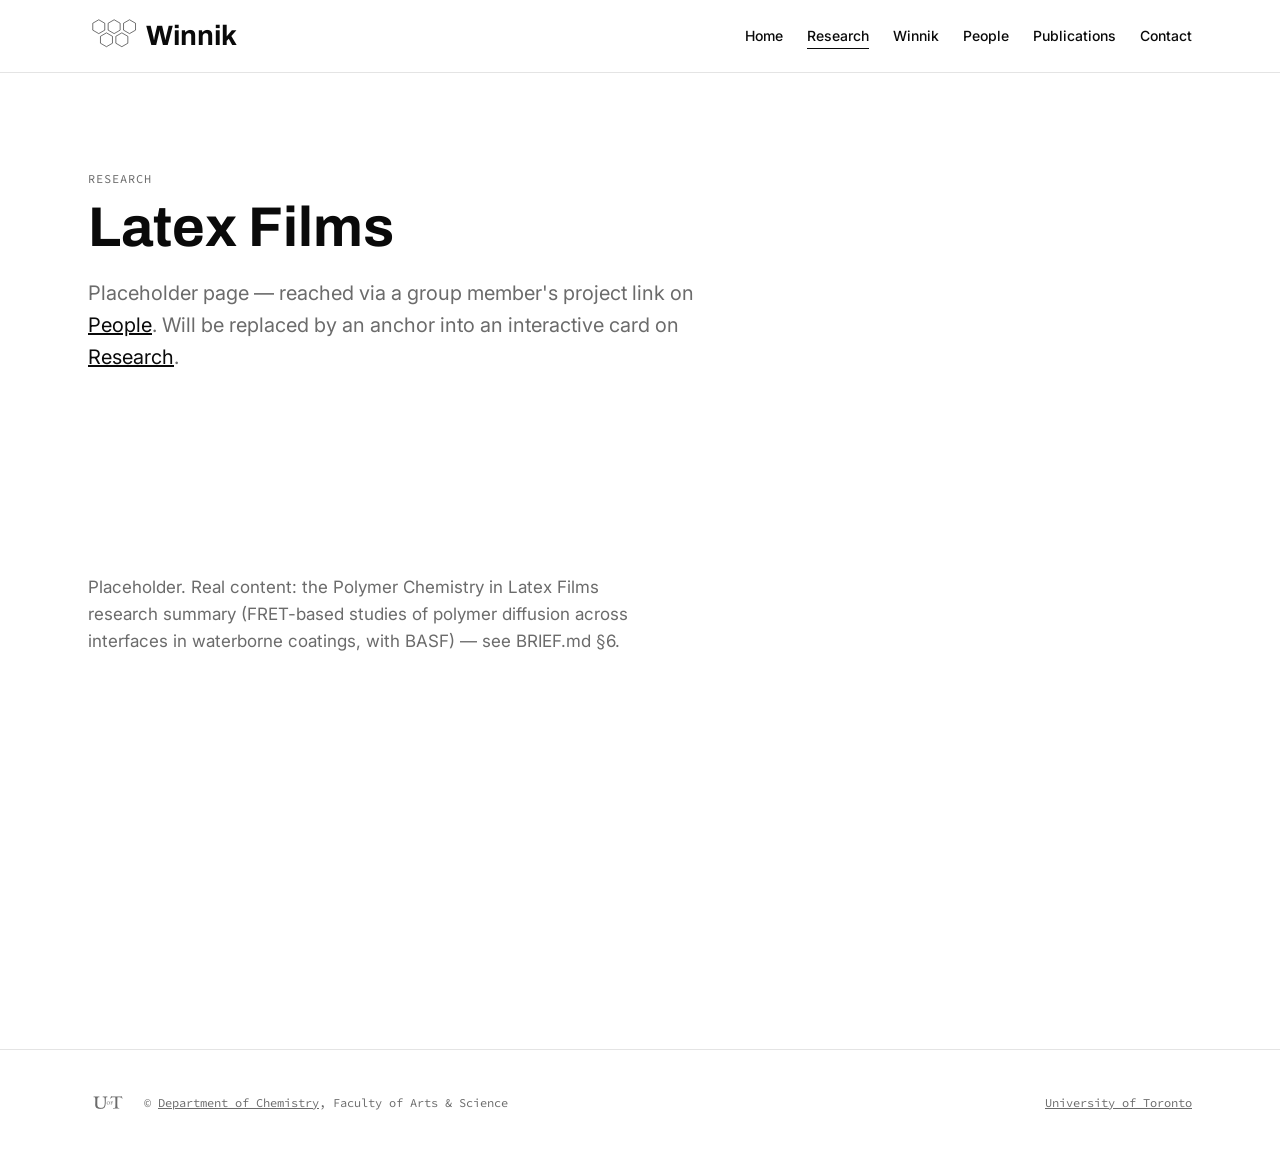
<file: films.html>
<!doctype html>
<html lang="en">
<head>
  <meta charset="UTF-8" />
  <meta name="viewport" content="width=device-width, initial-scale=1.0" />
  <title>Latex Films — Winnik Group</title>
  <link rel="preconnect" href="https://fonts.googleapis.com" />
  <link rel="preconnect" href="https://fonts.gstatic.com" crossorigin />
  <link
    href="https://fonts.googleapis.com/css2?family=Inter:wght@400;500;600&family=Archivo:wght@500;600;700&family=Source+Code+Pro:wght@400;500&display=swap"
    rel="stylesheet"
  />
  <link rel="stylesheet" href="css/tokens.css" />
  <link rel="stylesheet" href="css/base.css" />
  <link rel="stylesheet" href="css/site.css" />
</head>
<body>
  <a class="skip-link" href="#main">Skip to content</a>

  <header class="site-header">
    <div class="site-header__inner">
      <a class="nav-wordmark" href="index.html">
        <svg class="nav-wordmark__icon" viewBox="0 0 130 90" width="130" height="90" xmlns="http://www.w3.org/2000/svg" stroke="currentColor" stroke-width="1.5" fill="none" stroke-linejoin="round">
          <g transform="translate(28,20)">
            <polygon points="0,-18 15.59,-9 15.59,9 0,18 -15.59,9 -15.59,-9" />
            <polygon points="0,-18 15.59,-9 15.59,9 0,18 -15.59,9 -15.59,-9" transform="translate(20,34)" />
            <polygon points="0,-18 15.59,-9 15.59,9 0,18 -15.59,9 -15.59,-9" transform="translate(40,0)" />
            <polygon points="0,-18 15.59,-9 15.59,9 0,18 -15.59,9 -15.59,-9" transform="translate(60,34)" />
            <polygon points="0,-18 15.59,-9 15.59,9 0,18 -15.59,9 -15.59,-9" transform="translate(80,0)" />
          </g>
        </svg>
        <span>Winnik</span>
      </a>

      <button class="nav-toggle" id="navToggle" aria-expanded="false" aria-controls="navLinks" aria-label="Toggle navigation menu">
        <span class="nav-toggle__bar"></span>
        <span class="nav-toggle__bar"></span>
        <span class="nav-toggle__bar"></span>
      </button>

      <nav class="nav" aria-label="Primary">
        <ul class="nav-links" id="navLinks">
          <li><a href="index.html">Home</a></li>
          <li><a href="research.html" aria-current="page">Research</a></li>
          <li><a href="winnik.html">Winnik</a></li>
          <li><a href="people.html">People</a></li>
          <li><a href="publications.html">Publications</a></li>
          <li><a href="contact.html">Contact</a></li>
        </ul>
      </nav>
    </div>
  </header>

  <main id="main">
    <div class="page-intro">
      <p class="eyebrow-label">Research</p>
      <h1 class="page-intro__title">Latex Films</h1>
      <p class="page-intro__subtitle">
        Placeholder page — reached via a group member's project link on
        <a href="people.html">People</a>. Will be replaced by an anchor
        into an interactive card on <a href="research.html">Research</a>.
      </p>
    </div>
    <section class="placeholder-section">
      <p class="placeholder-note">
        Placeholder. Real content: the Polymer Chemistry in Latex Films
        research summary (FRET-based studies of polymer diffusion across
        interfaces in waterborne coatings, with BASF) — see BRIEF.md §6.
      </p>
    </section>
  </main>

  <footer class="site-footer">
    <div class="site-footer__inner">
      <div class="site-footer__brand">
      <a class="site-footer__logo" href="https://www.utoronto.ca/" aria-label="University of Toronto">
        <svg viewBox="0 0 1200 754" xmlns="http://www.w3.org/2000/svg" width="1200" height="754">
          <path fill-rule="evenodd" fill="currentColor" d="m696.71 187.02c2.54 0.01 5.28 1.02 8.29 3.04 2.47 1.66 6.08 3.47 8 4.03 1.92 0.55 8.9 1.41 15.5 1.92 6.6 0.51 63.52 0.93 126.5 0.93 62.97 0 120.12-0.41 127-0.92 6.87-0.51 14.52-1.65 17-2.54 2.47-0.9 5.74-2.72 7.25-4.05q2.75-2.43 6.5-2.47c2.06-0.03 4.25 0.53 4.85 1.25 0.61 0.71 2.08 6.01 3.27 11.79 1.19 5.77 4.36 21.3 7.05 34.5 2.69 13.2 4.7 24.45 4.47 25-0.23 0.55-2.22 2.01-4.41 3.25-2.19 1.24-4.54 2.25-5.23 2.25-0.69 0.01-2.09-2.36-3.11-5.25-1.02-2.89-3.29-8.4-5.04-12.25-1.75-3.85-5.19-9.18-7.64-11.85-2.45-2.66-5.81-5.68-7.46-6.7-1.65-1.02-5.7-2.79-9-3.95-3.3-1.15-10.28-2.76-15.5-3.57-7.1-1.1-18.74-1.47-46-1.45-20.08 0.01-38.08 0.44-40 0.95-1.92 0.52-4.17 1.71-5 2.66-1.11 1.27-1.56 4.7-1.73 13.31-0.13 6.38-0.98 42.2-1.89 79.6-1.09 44.79-1.45 82.17-1.06 109.5 0.33 22.82 1.07 47.12 1.64 54 0.57 6.87 1.52 16.55 2.12 21.5 0.6 4.95 1.78 12.15 2.63 16 0.84 3.85 2.33 8.58 3.29 10.5 1.13 2.25 3.5 4.45 6.63 6.17 2.68 1.47 8.47 3.58 12.87 4.68 4.4 1.11 12.95 2.71 19 3.55 6.05 0.85 11.31 1.89 11.69 2.32 0.37 0.43 0.37 3.56-0.69 13.13l-12-0.68c-6.6-0.37-39.45-0.63-73-0.58-42.54 0.06-66.52 0.51-97.46 2.91l-1.09-5.5c-0.6-3.02-0.83-6.06-0.52-6.75 0.31-0.69 1.58-1.44 2.82-1.68 1.24-0.24 8.77-1.33 16.75-2.43 7.97-1.1 18.55-3.17 23.5-4.6 4.95-1.44 10.76-3.83 12.91-5.32 2.15-1.5 4.73-4.3 5.72-6.22 1.01-1.97 2.25-7.66 2.81-13 0.55-5.23 1.46-21.88 2.02-37 0.55-15.13 1.29-51.8 1.63-81.5 0.37-32.87 0.16-69.65-0.54-94-0.64-22-1.7-48.62-2.35-59.16-0.66-10.54-1.43-19.39-1.7-19.67-0.28-0.28-6.58-1-14-1.59-7.42-0.6-23.63-1.08-36-1.08-12.38 0-26.55 0.5-31.5 1.11-4.95 0.61-12.38 1.96-16.5 3-4.13 1.05-10.42 3.33-14 5.07-4.14 2.01-8.9 5.55-13.11 9.74-5.1 5.09-7.64 8.73-11.2 16.08-2.53 5.23-4.84 9.84-5.14 10.25-0.3 0.41-2.57-0.49-5.04-2-2.48-1.51-4.73-3.31-5-4-0.28-0.69-0.07-2.26 0.46-3.5 0.54-1.24 5.88-15.53 11.88-31.75 6-16.23 11.62-31.19 12.49-33.25 1.43-3.4 1.93-3.75 5.37-3.73zm-376.71 8.24c9.62-0.03 18.62 0.25 20 0.63 2.44 0.68 2.5 0.92 2.5 19.61l-11 1.19c-6.05 0.66-13.7 1.7-17 2.33-3.3 0.62-8.25 2.13-11 3.37-2.75 1.23-6.69 3.89-8.75 5.92-2.06 2.03-4.65 5.49-5.75 7.69-1.1 2.2-2.88 7.26-3.97 11.25-1.08 3.99-2.42 10.85-2.98 15.25-0.56 4.4-1.52 21.73-2.13 38.5-0.64 17.44-0.91 54.7-0.65 87 0.38 47.27 0.74 58.21 2.18 67 0.96 5.77 2.82 14.21 4.14 18.75 1.33 4.54 4.05 11.51 6.05 15.5 2.01 3.99 4.82 9.05 6.25 11.25 1.44 2.2 5.32 6.7 8.63 10 3.32 3.3 8.72 7.78 12 9.95 3.29 2.17 8.9 5.26 12.48 6.87 3.57 1.61 10.55 3.96 15.5 5.22 4.95 1.26 14.62 2.82 21.5 3.46 7.26 0.69 17.32 0.9 24 0.52 6.32-0.36 16-1.35 21.5-2.19 5.5-0.84 13.6-2.67 18-4.05 4.4-1.38 11.15-4.08 15-6 3.85-1.91 10.15-5.87 14-8.79 3.85-2.91 8.85-7.48 11.1-10.14 2.26-2.67 5.83-7.55 7.93-10.85 2.11-3.3 5.06-8.7 6.55-12 1.49-3.3 3.89-9.6 5.32-14 1.44-4.4 3.51-12.27 4.6-17.5 1.1-5.23 2.65-14.68 3.45-21 0.8-6.32 1.97-20.27 2.6-31 0.72-12.31 0.97-38.49 0.68-71-0.37-40.95-0.81-53.85-2.14-63-0.92-6.32-2.3-14.2-3.06-17.5-0.76-3.3-2.4-8.7-3.65-12-1.25-3.3-3.65-7.49-5.33-9.32-1.68-1.83-5.3-4.14-8.05-5.14-2.75-1-8.26-2.32-12.25-2.93-3.99-0.61-11.19-1.09-16-1.07-5.9 0.03-9.16-0.37-10.01-1.25-0.88-0.9-1.14-3.97-0.87-10.29 0.35-8.08 0.58-8.98 2.26-8.81 1.03 0.1 21.22 0.46 44.87 0.8 23.65 0.33 54.02 0.22 67.5-0.24 13.47-0.46 24.86-0.6 25.3-0.3 0.44 0.3 0.44 4.59-0.8 18.49l-10.5 1.17c-5.78 0.64-12.53 1.7-15 2.36-2.48 0.66-6.41 2.28-8.75 3.61-2.34 1.33-5.33 4.11-6.66 6.17-1.32 2.06-2.9 6.11-3.5 9-0.63 3.02-1.51 28.29-2.07 59.5-0.54 29.84-1.23 60.32-1.55 67.75-0.31 7.43-1.02 20.7-1.56 29.5-0.55 8.8-1.66 21.85-2.47 29-0.81 7.15-2.38 18.18-3.49 24.5-1.11 6.32-3.35 16.56-4.98 22.75-1.63 6.19-4.36 14.74-6.07 19-1.7 4.26-4.47 10.45-6.14 13.75-1.67 3.3-4.85 8.7-7.07 12-2.22 3.3-7.45 9.53-11.61 13.84-4.17 4.32-11.18 10.26-15.58 13.2-4.4 2.95-12.28 7.21-17.5 9.48-5.23 2.26-14.45 5.43-20.5 7.02-6.05 1.6-15.28 3.58-20.5 4.4-5.23 0.82-16.48 2.01-25 2.66-8.86 0.67-22.35 0.92-31.5 0.57-8.8-0.33-21.4-1.31-28-2.17-6.6-0.87-16.73-2.73-22.5-4.14-5.78-1.4-14.33-4.02-19-5.82-4.68-1.79-10.98-4.51-14-6.04-3.03-1.53-8.65-4.9-12.5-7.49-3.85-2.59-9.93-7.59-13.51-11.11-3.58-3.52-7.85-8.09-9.5-10.15-1.64-2.06-4.69-6.56-6.76-10-2.08-3.44-5.18-9.63-6.88-13.75-1.71-4.13-4.13-11.55-5.38-16.5-1.25-4.95-2.8-14.18-3.45-20.5-0.98-9.68-0.76-21.94 1.41-77.5 2.22-56.54 2.44-69.3 1.57-89-0.56-12.65-1.69-28.74-2.51-35.75-0.82-7.01-2.22-16.01-3.11-20-0.9-3.99-2.47-8.94-3.5-11-1.04-2.06-3.34-4.52-5.13-5.47-2.59-1.37-6.6-1.79-19.75-2.09-9.08-0.2-16.82-0.66-17.21-1.03-0.4-0.36-0.96-4.82-1.79-19.16l18.25-0.54c10.04-0.29 40.52-0.89 67.75-1.34 27.22-0.44 57.37-0.83 67-0.86zm294.5 145.09c8.08 0.27 12.46 0.93 16.5 2.47 3.02 1.16 8.18 4.03 11.47 6.39 3.28 2.36 7.91 6.99 10.3 10.29 2.39 3.3 5.22 8.36 6.29 11.25 1.07 2.89 2.39 8.18 2.94 11.75 0.67 4.37 0.67 8.71-0.02 13.25-0.6 3.98-2.52 9.83-4.66 14.25-2.5 5.14-5.56 9.39-9.75 13.5-3.35 3.3-8.79 7.44-12.09 9.19-3.29 1.76-8.91 3.89-12.48 4.74-3.58 0.85-9.2 1.55-12.5 1.56-3.3 0.01-8.7-0.69-12-1.55-3.3-0.86-8.64-3-11.87-4.75-3.23-1.76-8.3-5.78-11.25-8.94-2.96-3.16-6.51-8-7.88-10.75-1.38-2.75-3.18-7.59-4.01-10.75-0.82-3.16-1.5-9.24-1.5-13.5q0.01-7.75 2.09-14c1.14-3.44 3.36-8.27 4.92-10.75 1.57-2.48 5.47-7.02 8.68-10.09 3.2-3.08 7.84-6.64 10.32-7.92 2.47-1.28 6.97-3.15 10-4.16 4.37-1.47 7.76-1.77 16.5-1.48zm-20 9.39c-2.2 1.15-5.44 3.59-7.2 5.42-1.75 1.84-4.43 6.04-5.95 9.34-2.19 4.77-2.84 7.85-3.15 15-0.26 6.11 0.14 11.25 1.26 16 0.91 3.85 3.06 9.93 4.78 13.5 1.73 3.57 4.29 7.8 5.7 9.4 1.41 1.59 3.68 3.97 5.06 5.28 1.37 1.31 4.97 3.6 8 5.08 3.5 1.72 7.68 2.84 11.5 3.1 3.75 0.25 7.88-0.19 11-1.17 3.09-0.97 6.73-3.22 9.55-5.88 2.5-2.37 5.86-7.01 7.48-10.31 2.48-5.08 2.99-7.46 3.29-15.5 0.25-6.37-0.16-11.72-1.23-16.25-0.87-3.71-2.95-9.56-4.61-13-1.65-3.44-5.14-8.66-7.75-11.61-3.13-3.54-6.76-6.31-10.73-8.18-3.3-1.56-8.25-3.05-11-3.31-2.75-0.26-6.58-0.15-8.5 0.26-1.93 0.41-5.3 1.68-7.5 2.83zm156-9.6c0.63-0.09 0.87 3.65 0.65 10.11-0.21 6.27-0.8 10.54-1.5 10.98-0.63 0.41-1.6 0.6-2.15 0.43-0.55-0.17-1.79-1.96-2.75-3.98-0.96-2.02-2.99-4.6-4.5-5.73-1.51-1.13-4.33-2.47-6.25-2.97-1.93-0.51-6.65-1.22-10.5-1.58-3.85-0.37-9.59-0.38-18.5 0.6l0.5 36.5h14.17c13.76 0 14.25-0.07 16.75-2.5 1.42-1.38 2.69-3.4 2.83-4.5 0.16-1.25 1-2 2.25-2 1.87 0 2.02 0.76 2.28 12 0.21 8.53-0.08 12.55-1 13.9-0.7 1.05-1.84 1.61-2.53 1.25-0.69-0.36-1.48-2-1.75-3.65-0.28-1.65-1.51-3.63-2.75-4.39-1.24-0.77-5.18-1.89-8.75-2.5-3.58-0.6-9.99-1.1-14.25-1.1-7.23-0.01-7.78 0.14-8.24 2.24-0.26 1.24-0.49 8.66-0.5 16.5 0 7.84 0.44 15.37 0.99 16.75 0.55 1.37 1.9 2.95 3 3.5 1.1 0.55 4.81 1.58 8.25 2.3 5 1.03 6.25 1.67 6.25 3.17 0 1.8-1.11 1.88-23 1.81-16.03-0.05-23-0.41-23-1.18 0-0.6 0.1-1.44 0.23-1.85 0.12-0.41 1.47-1.05 3-1.41 1.52-0.36 3.8-1.49 5.06-2.5 2.08-1.67 2.37-3.06 3.21-15.34 0.51-7.43 0.94-22.27 0.94-33 0.01-10.73-0.42-22.43-0.96-26-0.56-3.69-1.74-7.28-2.73-8.3-0.96-0.99-3.49-2.12-5.62-2.5-2.13-0.39-4.04-1.04-4.25-1.45-0.21-0.41 0.63-1.25 1.87-1.86 1.59-0.79 9.93-0.93 28.25-0.47 14.3 0.36 30.05 0.25 35-0.24 4.95-0.5 9.45-0.96 10-1.04z"/>
        </svg>
      </a>
      <span>&copy; <a href="https://www.chemistry.utoronto.ca/">Department of Chemistry</a>, Faculty of Arts &amp; Science</span>
      </div>
      <a href="https://www.utoronto.ca/">University of Toronto</a>
    </div>
  </footer>

  <script src="js/main.js"></script>
</body>
</html>
</file>
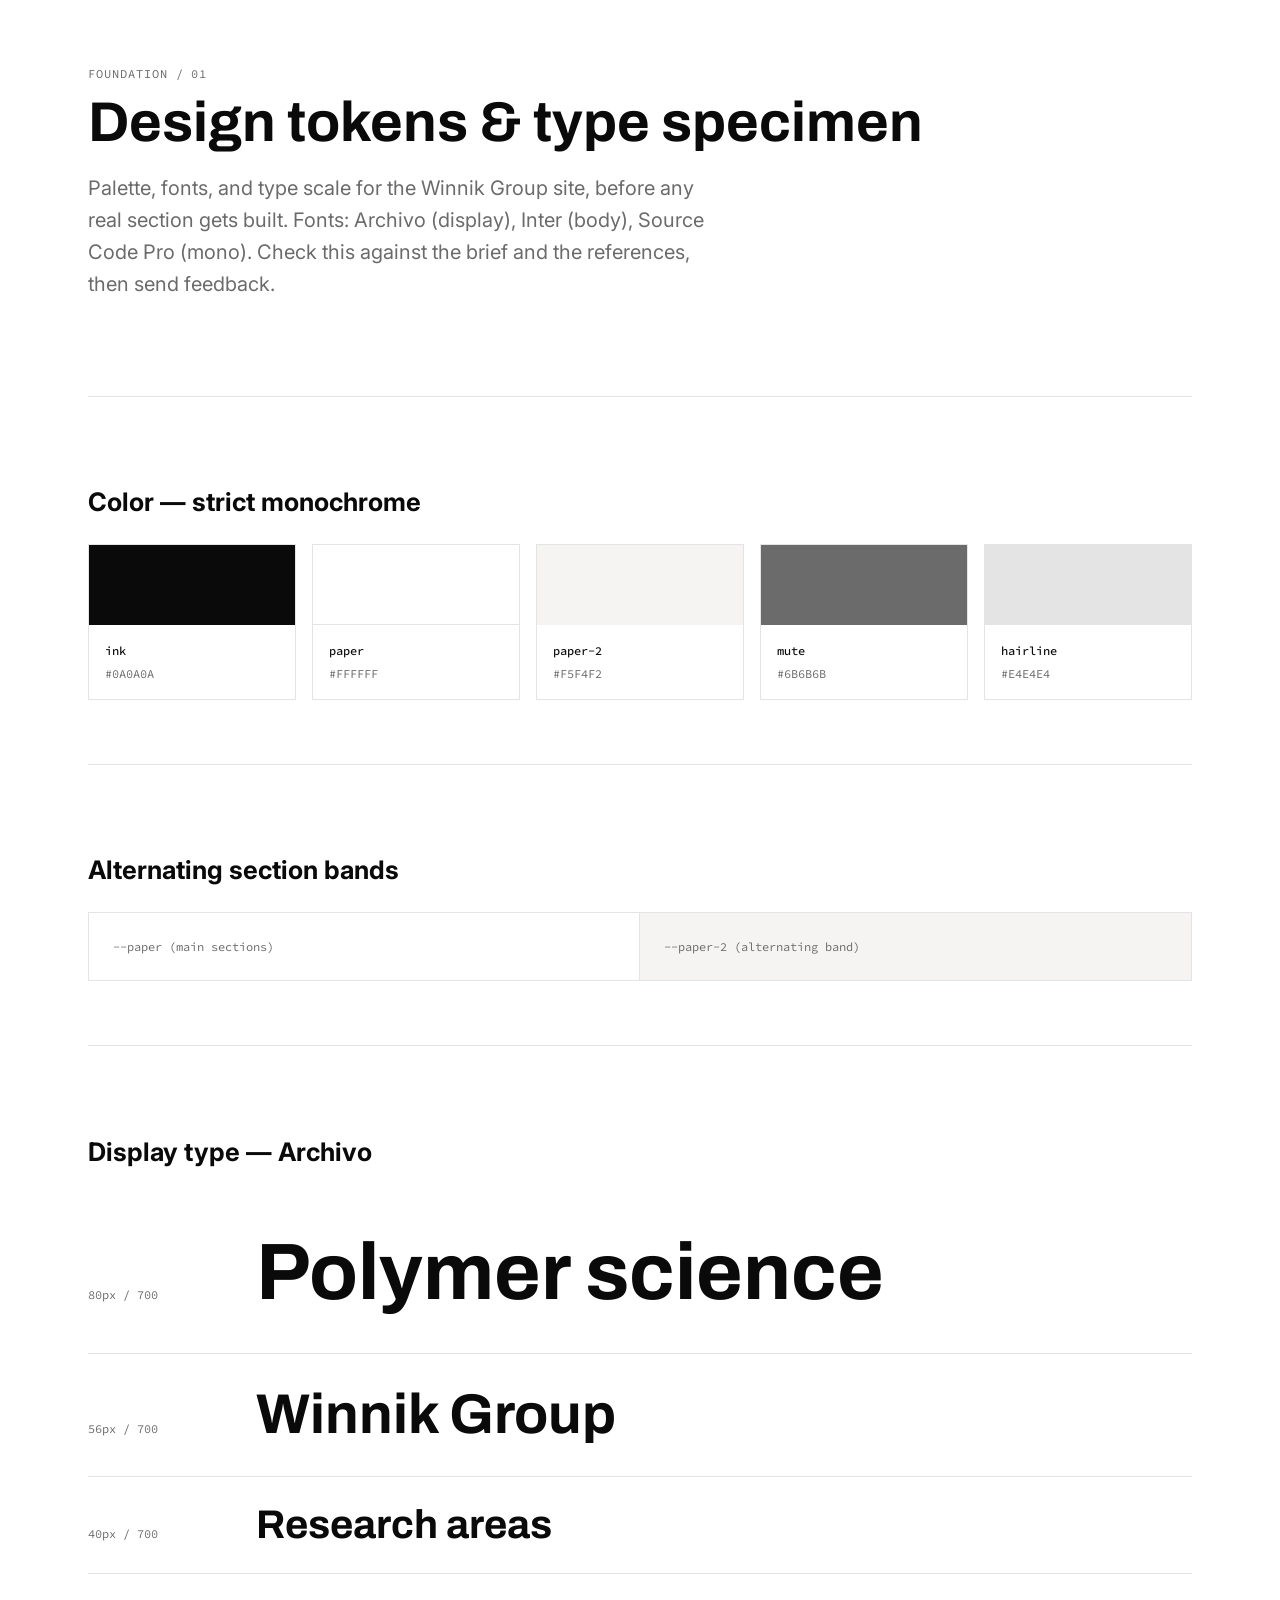
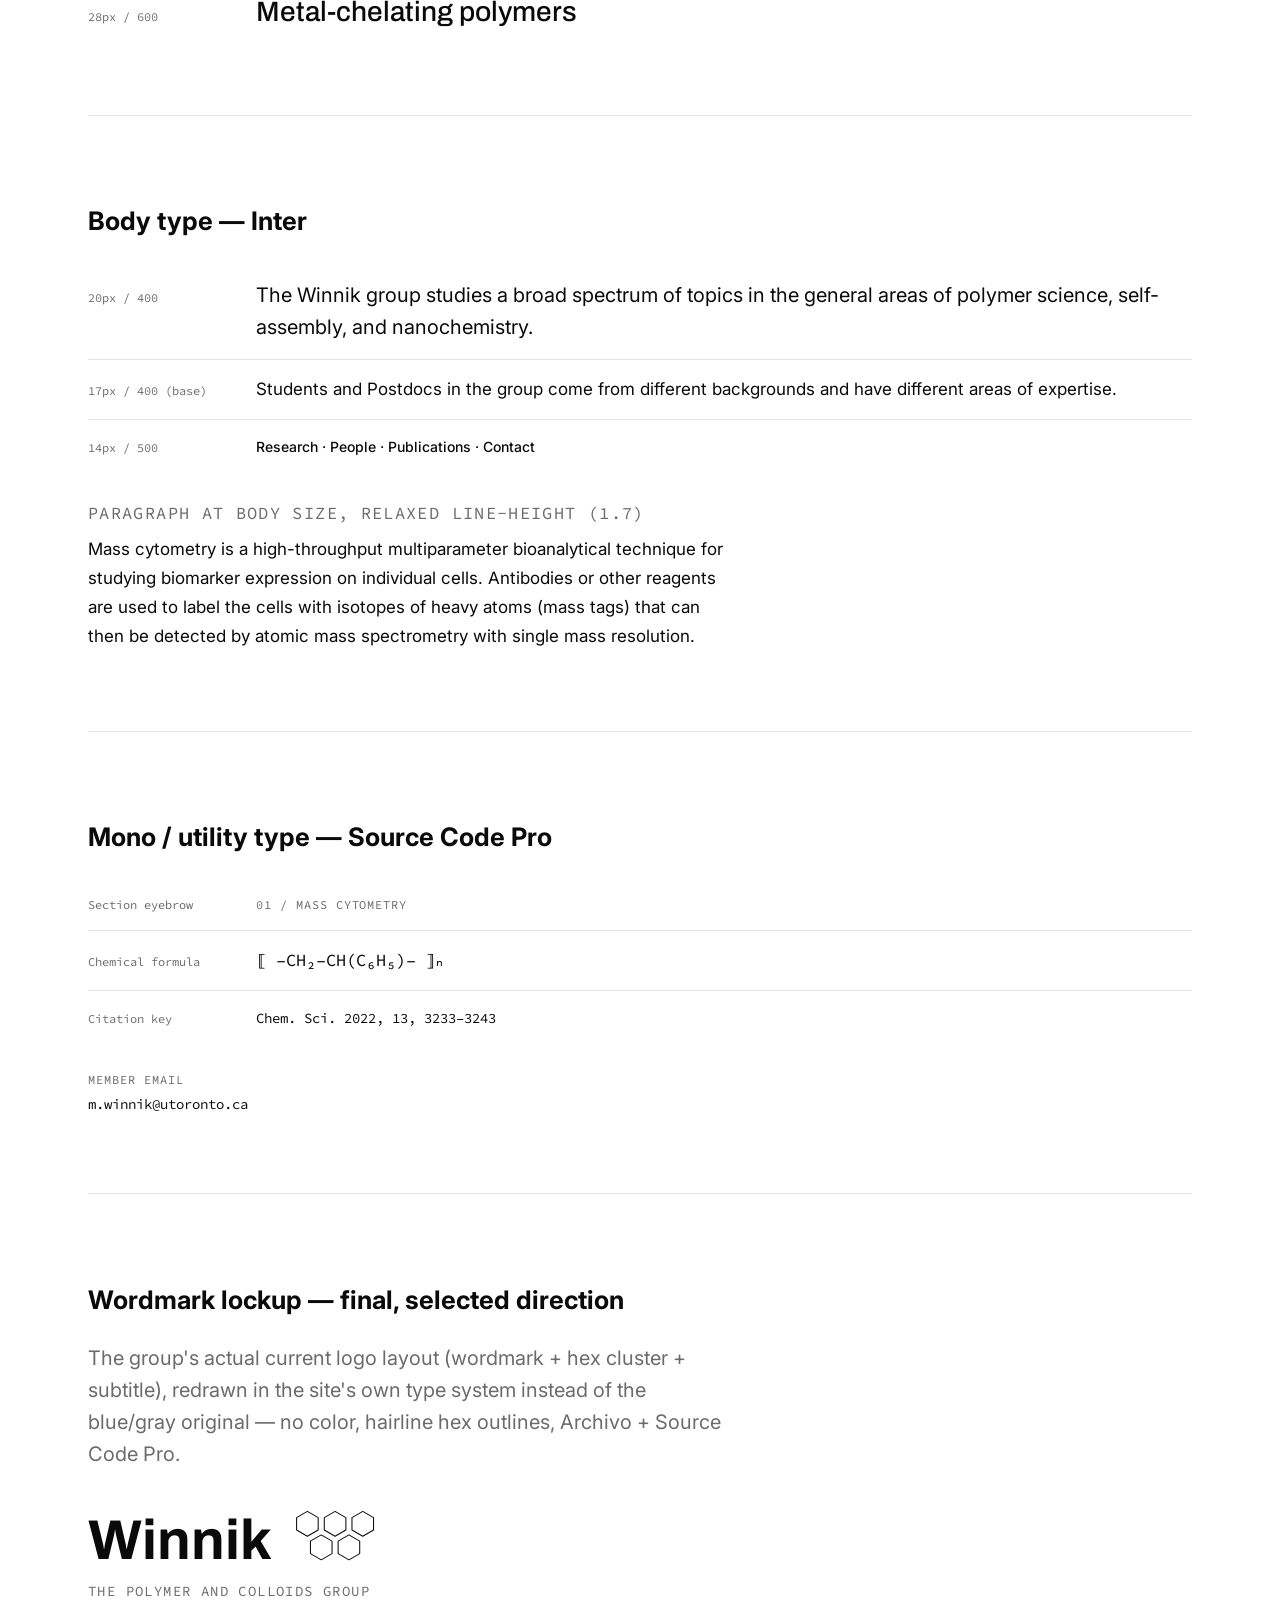
<file: foundation.html>
<!doctype html>
<html lang="en">
<head>
  <meta charset="UTF-8" />
  <meta name="viewport" content="width=device-width, initial-scale=1.0" />
  <title>Winnik Group — Design Tokens &amp; Type Specimen</title>
  <link rel="preconnect" href="https://fonts.googleapis.com" />
  <link rel="preconnect" href="https://fonts.gstatic.com" crossorigin />
  <link
    href="https://fonts.googleapis.com/css2?family=Inter:wght@400;500;600&family=Archivo:wght@500;600;700&family=Source+Code+Pro:wght@400;500&display=swap"
    rel="stylesheet"
  />
  <link rel="stylesheet" href="css/tokens.css" />
  <link rel="stylesheet" href="css/base.css" />
  <link rel="stylesheet" href="css/style.css" />
</head>
<body>
  <main class="specimen">
    <div class="specimen__intro">
      <p class="specimen__label">Foundation / 01</p>
      <h1 class="specimen__title">Design tokens &amp; type specimen</h1>
      <p class="specimen__subtitle">
        Palette, fonts, and type scale for the Winnik Group site, before any
        real section gets built. Fonts: Archivo (display), Inter (body),
        Source Code Pro (mono). Check this against the brief and the
        references, then send feedback.
      </p>
    </div>

    <section class="block">
      <h2 class="block__heading">Color — strict monochrome</h2>
      <div class="swatches">
        <div class="swatch">
          <div class="swatch__fill" style="background: var(--ink);"></div>
          <div class="swatch__meta">
            <span class="swatch__name">ink</span>
            <span class="swatch__hex">#0A0A0A</span>
          </div>
        </div>
        <div class="swatch">
          <div class="swatch__fill" style="background: var(--paper); border-bottom: var(--border-hairline);"></div>
          <div class="swatch__meta">
            <span class="swatch__name">paper</span>
            <span class="swatch__hex">#FFFFFF</span>
          </div>
        </div>
        <div class="swatch">
          <div class="swatch__fill" style="background: var(--paper-2);"></div>
          <div class="swatch__meta">
            <span class="swatch__name">paper-2</span>
            <span class="swatch__hex">#F5F4F2</span>
          </div>
        </div>
        <div class="swatch">
          <div class="swatch__fill" style="background: var(--mute);"></div>
          <div class="swatch__meta">
            <span class="swatch__name">mute</span>
            <span class="swatch__hex">#6B6B6B</span>
          </div>
        </div>
        <div class="swatch">
          <div class="swatch__fill" style="background: var(--hairline);"></div>
          <div class="swatch__meta">
            <span class="swatch__name">hairline</span>
            <span class="swatch__hex">#E4E4E4</span>
          </div>
        </div>
      </div>
    </section>

    <section class="block">
      <h2 class="block__heading">Alternating section bands</h2>
      <div class="band-demo">
        <div class="band-demo__paper">--paper (main sections)</div>
        <div class="band-demo__paper-2">--paper-2 (alternating band)</div>
      </div>
    </section>

    <section class="block">
      <h2 class="block__heading">Display type — Archivo</h2>
      <div class="type-row">
        <span class="type-row__meta">80px / 700</span>
        <p class="type-row__sample type-row__sample--display" style="font-size: var(--text-4xl);">Polymer science</p>
      </div>
      <div class="type-row">
        <span class="type-row__meta">56px / 700</span>
        <p class="type-row__sample type-row__sample--display" style="font-size: var(--text-3xl);">Winnik Group</p>
      </div>
      <div class="type-row">
        <span class="type-row__meta">40px / 700</span>
        <p class="type-row__sample type-row__sample--display" style="font-size: var(--text-2xl);">Research areas</p>
      </div>
      <div class="type-row">
        <span class="type-row__meta">28px / 600</span>
        <p class="type-row__sample type-row__sample--display-medium" style="font-size: var(--text-xl);">Metal-chelating polymers</p>
      </div>
    </section>

    <section class="block">
      <h2 class="block__heading">Body type — Inter</h2>
      <div class="type-row">
        <span class="type-row__meta">20px / 400</span>
        <p class="type-row__sample type-row__sample--body" style="font-size: var(--text-lg);">
          The Winnik group studies a broad spectrum of topics in the general areas of polymer science, self-assembly, and nanochemistry.
        </p>
      </div>
      <div class="type-row">
        <span class="type-row__meta">17px / 400 (base)</span>
        <p class="type-row__sample type-row__sample--body" style="font-size: var(--text-base);">
          Students and Postdocs in the group come from different backgrounds and have different areas of expertise.
        </p>
      </div>
      <div class="type-row">
        <span class="type-row__meta">14px / 500</span>
        <p class="type-row__sample type-row__sample--body" style="font-size: var(--text-sm); font-weight: 500;">
          Research &middot; People &middot; Publications &middot; Contact
        </p>
      </div>

      <div class="prose" style="margin-top: var(--space-4);">
        <p class="specimen__label" style="margin-bottom: var(--space-2);">Paragraph at body size, relaxed line-height (1.7)</p>
        <p>
          Mass cytometry is a high-throughput multiparameter bioanalytical technique for studying biomarker expression on individual cells. Antibodies or other reagents are used to label the cells with isotopes of heavy atoms (mass tags) that can then be detected by atomic mass spectrometry with single mass resolution.
        </p>
      </div>
    </section>

    <section class="block">
      <h2 class="block__heading">Mono / utility type — Source Code Pro</h2>
      <div class="type-row">
        <span class="type-row__meta">Section eyebrow</span>
        <p class="type-row__sample type-row__sample--mono" style="font-size: var(--text-xs); letter-spacing: 0.08em; text-transform: uppercase; color: var(--mute);">01 / Mass Cytometry</p>
      </div>
      <div class="type-row">
        <span class="type-row__meta">Chemical formula</span>
        <p class="type-row__sample type-row__sample--mono" style="font-size: var(--text-base);">⟦ –CH₂–CH(C₆H₅)– ⟧ₙ</p>
      </div>
      <div class="type-row">
        <span class="type-row__meta">Citation key</span>
        <p class="type-row__sample type-row__sample--mono" style="font-size: var(--text-sm);">Chem. Sci. 2022, 13, 3233–3243</p>
      </div>

      <dl class="mono-usage" style="margin-top: var(--space-4);">
        <div>
          <dt>Member email</dt>
          <dd>m.winnik@utoronto.ca</dd>
        </div>
      </dl>
    </section>

    <section class="block">
      <h2 class="block__heading">Wordmark lockup — final, selected direction</h2>
      <p class="specimen__subtitle" style="margin-bottom: var(--space-5);">
        The group's actual current logo layout (wordmark + hex cluster +
        subtitle), redrawn in the site's own type system instead of the
        blue/gray original — no color, hairline hex outlines, Archivo +
        Source Code Pro.
      </p>
      <div class="lockup">
        <div class="lockup__row">
          <span class="lockup__wordmark">Winnik</span>
          <svg class="lockup__icon" viewBox="0 0 130 90" xmlns="http://www.w3.org/2000/svg" stroke="var(--ink)" stroke-width="1.5" fill="none" stroke-linejoin="round">
            <g transform="translate(28,20)">
              <polygon points="0,-18 15.59,-9 15.59,9 0,18 -15.59,9 -15.59,-9" />
              <polygon points="0,-18 15.59,-9 15.59,9 0,18 -15.59,9 -15.59,-9" transform="translate(20,34)" />
              <polygon points="0,-18 15.59,-9 15.59,9 0,18 -15.59,9 -15.59,-9" transform="translate(40,0)" />
              <polygon points="0,-18 15.59,-9 15.59,9 0,18 -15.59,9 -15.59,-9" transform="translate(60,34)" />
              <polygon points="0,-18 15.59,-9 15.59,9 0,18 -15.59,9 -15.59,-9" transform="translate(80,0)" />
            </g>
          </svg>
        </div>
        <p class="lockup__subtitle">The polymer and colloids group</p>
      </div>
    </section>
  </main>
</body>
</html>
</file>
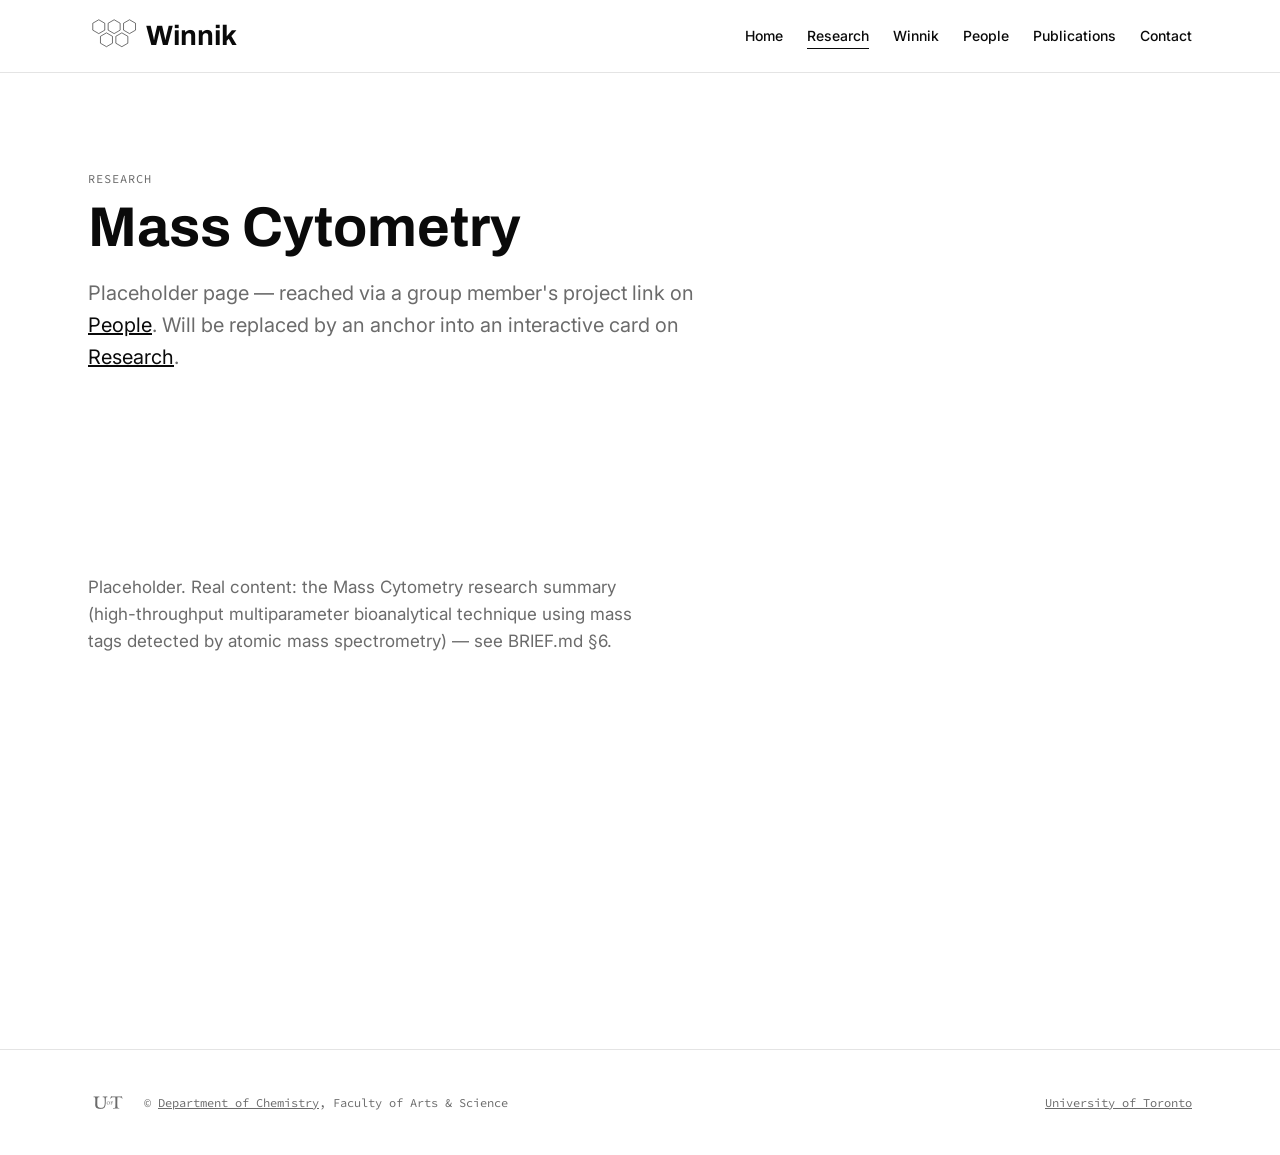
<file: mass-cytometry.html>
<!doctype html>
<html lang="en">
<head>
  <meta charset="UTF-8" />
  <meta name="viewport" content="width=device-width, initial-scale=1.0" />
  <title>Mass Cytometry — Winnik Group</title>
  <link rel="preconnect" href="https://fonts.googleapis.com" />
  <link rel="preconnect" href="https://fonts.gstatic.com" crossorigin />
  <link
    href="https://fonts.googleapis.com/css2?family=Inter:wght@400;500;600&family=Archivo:wght@500;600;700&family=Source+Code+Pro:wght@400;500&display=swap"
    rel="stylesheet"
  />
  <link rel="stylesheet" href="css/tokens.css" />
  <link rel="stylesheet" href="css/base.css" />
  <link rel="stylesheet" href="css/site.css" />
</head>
<body>
  <a class="skip-link" href="#main">Skip to content</a>

  <header class="site-header">
    <div class="site-header__inner">
      <a class="nav-wordmark" href="index.html">
        <svg class="nav-wordmark__icon" viewBox="0 0 130 90" width="130" height="90" xmlns="http://www.w3.org/2000/svg" stroke="currentColor" stroke-width="1.5" fill="none" stroke-linejoin="round">
          <g transform="translate(28,20)">
            <polygon points="0,-18 15.59,-9 15.59,9 0,18 -15.59,9 -15.59,-9" />
            <polygon points="0,-18 15.59,-9 15.59,9 0,18 -15.59,9 -15.59,-9" transform="translate(20,34)" />
            <polygon points="0,-18 15.59,-9 15.59,9 0,18 -15.59,9 -15.59,-9" transform="translate(40,0)" />
            <polygon points="0,-18 15.59,-9 15.59,9 0,18 -15.59,9 -15.59,-9" transform="translate(60,34)" />
            <polygon points="0,-18 15.59,-9 15.59,9 0,18 -15.59,9 -15.59,-9" transform="translate(80,0)" />
          </g>
        </svg>
        <span>Winnik</span>
      </a>

      <button class="nav-toggle" id="navToggle" aria-expanded="false" aria-controls="navLinks" aria-label="Toggle navigation menu">
        <span class="nav-toggle__bar"></span>
        <span class="nav-toggle__bar"></span>
        <span class="nav-toggle__bar"></span>
      </button>

      <nav class="nav" aria-label="Primary">
        <ul class="nav-links" id="navLinks">
          <li><a href="index.html">Home</a></li>
          <li><a href="research.html" aria-current="page">Research</a></li>
          <li><a href="winnik.html">Winnik</a></li>
          <li><a href="people.html">People</a></li>
          <li><a href="publications.html">Publications</a></li>
          <li><a href="contact.html">Contact</a></li>
        </ul>
      </nav>
    </div>
  </header>

  <main id="main">
    <div class="page-intro">
      <p class="eyebrow-label">Research</p>
      <h1 class="page-intro__title">Mass Cytometry</h1>
      <p class="page-intro__subtitle">
        Placeholder page — reached via a group member's project link on
        <a href="people.html">People</a>. Will be replaced by an anchor
        into an interactive card on <a href="research.html">Research</a>.
      </p>
    </div>
    <section class="placeholder-section">
      <p class="placeholder-note">
        Placeholder. Real content: the Mass Cytometry research summary
        (high-throughput multiparameter bioanalytical technique using mass
        tags detected by atomic mass spectrometry) — see BRIEF.md §6.
      </p>
    </section>
  </main>

  <footer class="site-footer">
    <div class="site-footer__inner">
      <div class="site-footer__brand">
      <a class="site-footer__logo" href="https://www.utoronto.ca/" aria-label="University of Toronto">
        <svg viewBox="0 0 1200 754" xmlns="http://www.w3.org/2000/svg" width="1200" height="754">
          <path fill-rule="evenodd" fill="currentColor" d="m696.71 187.02c2.54 0.01 5.28 1.02 8.29 3.04 2.47 1.66 6.08 3.47 8 4.03 1.92 0.55 8.9 1.41 15.5 1.92 6.6 0.51 63.52 0.93 126.5 0.93 62.97 0 120.12-0.41 127-0.92 6.87-0.51 14.52-1.65 17-2.54 2.47-0.9 5.74-2.72 7.25-4.05q2.75-2.43 6.5-2.47c2.06-0.03 4.25 0.53 4.85 1.25 0.61 0.71 2.08 6.01 3.27 11.79 1.19 5.77 4.36 21.3 7.05 34.5 2.69 13.2 4.7 24.45 4.47 25-0.23 0.55-2.22 2.01-4.41 3.25-2.19 1.24-4.54 2.25-5.23 2.25-0.69 0.01-2.09-2.36-3.11-5.25-1.02-2.89-3.29-8.4-5.04-12.25-1.75-3.85-5.19-9.18-7.64-11.85-2.45-2.66-5.81-5.68-7.46-6.7-1.65-1.02-5.7-2.79-9-3.95-3.3-1.15-10.28-2.76-15.5-3.57-7.1-1.1-18.74-1.47-46-1.45-20.08 0.01-38.08 0.44-40 0.95-1.92 0.52-4.17 1.71-5 2.66-1.11 1.27-1.56 4.7-1.73 13.31-0.13 6.38-0.98 42.2-1.89 79.6-1.09 44.79-1.45 82.17-1.06 109.5 0.33 22.82 1.07 47.12 1.64 54 0.57 6.87 1.52 16.55 2.12 21.5 0.6 4.95 1.78 12.15 2.63 16 0.84 3.85 2.33 8.58 3.29 10.5 1.13 2.25 3.5 4.45 6.63 6.17 2.68 1.47 8.47 3.58 12.87 4.68 4.4 1.11 12.95 2.71 19 3.55 6.05 0.85 11.31 1.89 11.69 2.32 0.37 0.43 0.37 3.56-0.69 13.13l-12-0.68c-6.6-0.37-39.45-0.63-73-0.58-42.54 0.06-66.52 0.51-97.46 2.91l-1.09-5.5c-0.6-3.02-0.83-6.06-0.52-6.75 0.31-0.69 1.58-1.44 2.82-1.68 1.24-0.24 8.77-1.33 16.75-2.43 7.97-1.1 18.55-3.17 23.5-4.6 4.95-1.44 10.76-3.83 12.91-5.32 2.15-1.5 4.73-4.3 5.72-6.22 1.01-1.97 2.25-7.66 2.81-13 0.55-5.23 1.46-21.88 2.02-37 0.55-15.13 1.29-51.8 1.63-81.5 0.37-32.87 0.16-69.65-0.54-94-0.64-22-1.7-48.62-2.35-59.16-0.66-10.54-1.43-19.39-1.7-19.67-0.28-0.28-6.58-1-14-1.59-7.42-0.6-23.63-1.08-36-1.08-12.38 0-26.55 0.5-31.5 1.11-4.95 0.61-12.38 1.96-16.5 3-4.13 1.05-10.42 3.33-14 5.07-4.14 2.01-8.9 5.55-13.11 9.74-5.1 5.09-7.64 8.73-11.2 16.08-2.53 5.23-4.84 9.84-5.14 10.25-0.3 0.41-2.57-0.49-5.04-2-2.48-1.51-4.73-3.31-5-4-0.28-0.69-0.07-2.26 0.46-3.5 0.54-1.24 5.88-15.53 11.88-31.75 6-16.23 11.62-31.19 12.49-33.25 1.43-3.4 1.93-3.75 5.37-3.73zm-376.71 8.24c9.62-0.03 18.62 0.25 20 0.63 2.44 0.68 2.5 0.92 2.5 19.61l-11 1.19c-6.05 0.66-13.7 1.7-17 2.33-3.3 0.62-8.25 2.13-11 3.37-2.75 1.23-6.69 3.89-8.75 5.92-2.06 2.03-4.65 5.49-5.75 7.69-1.1 2.2-2.88 7.26-3.97 11.25-1.08 3.99-2.42 10.85-2.98 15.25-0.56 4.4-1.52 21.73-2.13 38.5-0.64 17.44-0.91 54.7-0.65 87 0.38 47.27 0.74 58.21 2.18 67 0.96 5.77 2.82 14.21 4.14 18.75 1.33 4.54 4.05 11.51 6.05 15.5 2.01 3.99 4.82 9.05 6.25 11.25 1.44 2.2 5.32 6.7 8.63 10 3.32 3.3 8.72 7.78 12 9.95 3.29 2.17 8.9 5.26 12.48 6.87 3.57 1.61 10.55 3.96 15.5 5.22 4.95 1.26 14.62 2.82 21.5 3.46 7.26 0.69 17.32 0.9 24 0.52 6.32-0.36 16-1.35 21.5-2.19 5.5-0.84 13.6-2.67 18-4.05 4.4-1.38 11.15-4.08 15-6 3.85-1.91 10.15-5.87 14-8.79 3.85-2.91 8.85-7.48 11.1-10.14 2.26-2.67 5.83-7.55 7.93-10.85 2.11-3.3 5.06-8.7 6.55-12 1.49-3.3 3.89-9.6 5.32-14 1.44-4.4 3.51-12.27 4.6-17.5 1.1-5.23 2.65-14.68 3.45-21 0.8-6.32 1.97-20.27 2.6-31 0.72-12.31 0.97-38.49 0.68-71-0.37-40.95-0.81-53.85-2.14-63-0.92-6.32-2.3-14.2-3.06-17.5-0.76-3.3-2.4-8.7-3.65-12-1.25-3.3-3.65-7.49-5.33-9.32-1.68-1.83-5.3-4.14-8.05-5.14-2.75-1-8.26-2.32-12.25-2.93-3.99-0.61-11.19-1.09-16-1.07-5.9 0.03-9.16-0.37-10.01-1.25-0.88-0.9-1.14-3.97-0.87-10.29 0.35-8.08 0.58-8.98 2.26-8.81 1.03 0.1 21.22 0.46 44.87 0.8 23.65 0.33 54.02 0.22 67.5-0.24 13.47-0.46 24.86-0.6 25.3-0.3 0.44 0.3 0.44 4.59-0.8 18.49l-10.5 1.17c-5.78 0.64-12.53 1.7-15 2.36-2.48 0.66-6.41 2.28-8.75 3.61-2.34 1.33-5.33 4.11-6.66 6.17-1.32 2.06-2.9 6.11-3.5 9-0.63 3.02-1.51 28.29-2.07 59.5-0.54 29.84-1.23 60.32-1.55 67.75-0.31 7.43-1.02 20.7-1.56 29.5-0.55 8.8-1.66 21.85-2.47 29-0.81 7.15-2.38 18.18-3.49 24.5-1.11 6.32-3.35 16.56-4.98 22.75-1.63 6.19-4.36 14.74-6.07 19-1.7 4.26-4.47 10.45-6.14 13.75-1.67 3.3-4.85 8.7-7.07 12-2.22 3.3-7.45 9.53-11.61 13.84-4.17 4.32-11.18 10.26-15.58 13.2-4.4 2.95-12.28 7.21-17.5 9.48-5.23 2.26-14.45 5.43-20.5 7.02-6.05 1.6-15.28 3.58-20.5 4.4-5.23 0.82-16.48 2.01-25 2.66-8.86 0.67-22.35 0.92-31.5 0.57-8.8-0.33-21.4-1.31-28-2.17-6.6-0.87-16.73-2.73-22.5-4.14-5.78-1.4-14.33-4.02-19-5.82-4.68-1.79-10.98-4.51-14-6.04-3.03-1.53-8.65-4.9-12.5-7.49-3.85-2.59-9.93-7.59-13.51-11.11-3.58-3.52-7.85-8.09-9.5-10.15-1.64-2.06-4.69-6.56-6.76-10-2.08-3.44-5.18-9.63-6.88-13.75-1.71-4.13-4.13-11.55-5.38-16.5-1.25-4.95-2.8-14.18-3.45-20.5-0.98-9.68-0.76-21.94 1.41-77.5 2.22-56.54 2.44-69.3 1.57-89-0.56-12.65-1.69-28.74-2.51-35.75-0.82-7.01-2.22-16.01-3.11-20-0.9-3.99-2.47-8.94-3.5-11-1.04-2.06-3.34-4.52-5.13-5.47-2.59-1.37-6.6-1.79-19.75-2.09-9.08-0.2-16.82-0.66-17.21-1.03-0.4-0.36-0.96-4.82-1.79-19.16l18.25-0.54c10.04-0.29 40.52-0.89 67.75-1.34 27.22-0.44 57.37-0.83 67-0.86zm294.5 145.09c8.08 0.27 12.46 0.93 16.5 2.47 3.02 1.16 8.18 4.03 11.47 6.39 3.28 2.36 7.91 6.99 10.3 10.29 2.39 3.3 5.22 8.36 6.29 11.25 1.07 2.89 2.39 8.18 2.94 11.75 0.67 4.37 0.67 8.71-0.02 13.25-0.6 3.98-2.52 9.83-4.66 14.25-2.5 5.14-5.56 9.39-9.75 13.5-3.35 3.3-8.79 7.44-12.09 9.19-3.29 1.76-8.91 3.89-12.48 4.74-3.58 0.85-9.2 1.55-12.5 1.56-3.3 0.01-8.7-0.69-12-1.55-3.3-0.86-8.64-3-11.87-4.75-3.23-1.76-8.3-5.78-11.25-8.94-2.96-3.16-6.51-8-7.88-10.75-1.38-2.75-3.18-7.59-4.01-10.75-0.82-3.16-1.5-9.24-1.5-13.5q0.01-7.75 2.09-14c1.14-3.44 3.36-8.27 4.92-10.75 1.57-2.48 5.47-7.02 8.68-10.09 3.2-3.08 7.84-6.64 10.32-7.92 2.47-1.28 6.97-3.15 10-4.16 4.37-1.47 7.76-1.77 16.5-1.48zm-20 9.39c-2.2 1.15-5.44 3.59-7.2 5.42-1.75 1.84-4.43 6.04-5.95 9.34-2.19 4.77-2.84 7.85-3.15 15-0.26 6.11 0.14 11.25 1.26 16 0.91 3.85 3.06 9.93 4.78 13.5 1.73 3.57 4.29 7.8 5.7 9.4 1.41 1.59 3.68 3.97 5.06 5.28 1.37 1.31 4.97 3.6 8 5.08 3.5 1.72 7.68 2.84 11.5 3.1 3.75 0.25 7.88-0.19 11-1.17 3.09-0.97 6.73-3.22 9.55-5.88 2.5-2.37 5.86-7.01 7.48-10.31 2.48-5.08 2.99-7.46 3.29-15.5 0.25-6.37-0.16-11.72-1.23-16.25-0.87-3.71-2.95-9.56-4.61-13-1.65-3.44-5.14-8.66-7.75-11.61-3.13-3.54-6.76-6.31-10.73-8.18-3.3-1.56-8.25-3.05-11-3.31-2.75-0.26-6.58-0.15-8.5 0.26-1.93 0.41-5.3 1.68-7.5 2.83zm156-9.6c0.63-0.09 0.87 3.65 0.65 10.11-0.21 6.27-0.8 10.54-1.5 10.98-0.63 0.41-1.6 0.6-2.15 0.43-0.55-0.17-1.79-1.96-2.75-3.98-0.96-2.02-2.99-4.6-4.5-5.73-1.51-1.13-4.33-2.47-6.25-2.97-1.93-0.51-6.65-1.22-10.5-1.58-3.85-0.37-9.59-0.38-18.5 0.6l0.5 36.5h14.17c13.76 0 14.25-0.07 16.75-2.5 1.42-1.38 2.69-3.4 2.83-4.5 0.16-1.25 1-2 2.25-2 1.87 0 2.02 0.76 2.28 12 0.21 8.53-0.08 12.55-1 13.9-0.7 1.05-1.84 1.61-2.53 1.25-0.69-0.36-1.48-2-1.75-3.65-0.28-1.65-1.51-3.63-2.75-4.39-1.24-0.77-5.18-1.89-8.75-2.5-3.58-0.6-9.99-1.1-14.25-1.1-7.23-0.01-7.78 0.14-8.24 2.24-0.26 1.24-0.49 8.66-0.5 16.5 0 7.84 0.44 15.37 0.99 16.75 0.55 1.37 1.9 2.95 3 3.5 1.1 0.55 4.81 1.58 8.25 2.3 5 1.03 6.25 1.67 6.25 3.17 0 1.8-1.11 1.88-23 1.81-16.03-0.05-23-0.41-23-1.18 0-0.6 0.1-1.44 0.23-1.85 0.12-0.41 1.47-1.05 3-1.41 1.52-0.36 3.8-1.49 5.06-2.5 2.08-1.67 2.37-3.06 3.21-15.34 0.51-7.43 0.94-22.27 0.94-33 0.01-10.73-0.42-22.43-0.96-26-0.56-3.69-1.74-7.28-2.73-8.3-0.96-0.99-3.49-2.12-5.62-2.5-2.13-0.39-4.04-1.04-4.25-1.45-0.21-0.41 0.63-1.25 1.87-1.86 1.59-0.79 9.93-0.93 28.25-0.47 14.3 0.36 30.05 0.25 35-0.24 4.95-0.5 9.45-0.96 10-1.04z"/>
        </svg>
      </a>
      <span>&copy; <a href="https://www.chemistry.utoronto.ca/">Department of Chemistry</a>, Faculty of Arts &amp; Science</span>
      </div>
      <a href="https://www.utoronto.ca/">University of Toronto</a>
    </div>
  </footer>

  <script src="js/main.js"></script>
</body>
</html>
</file>
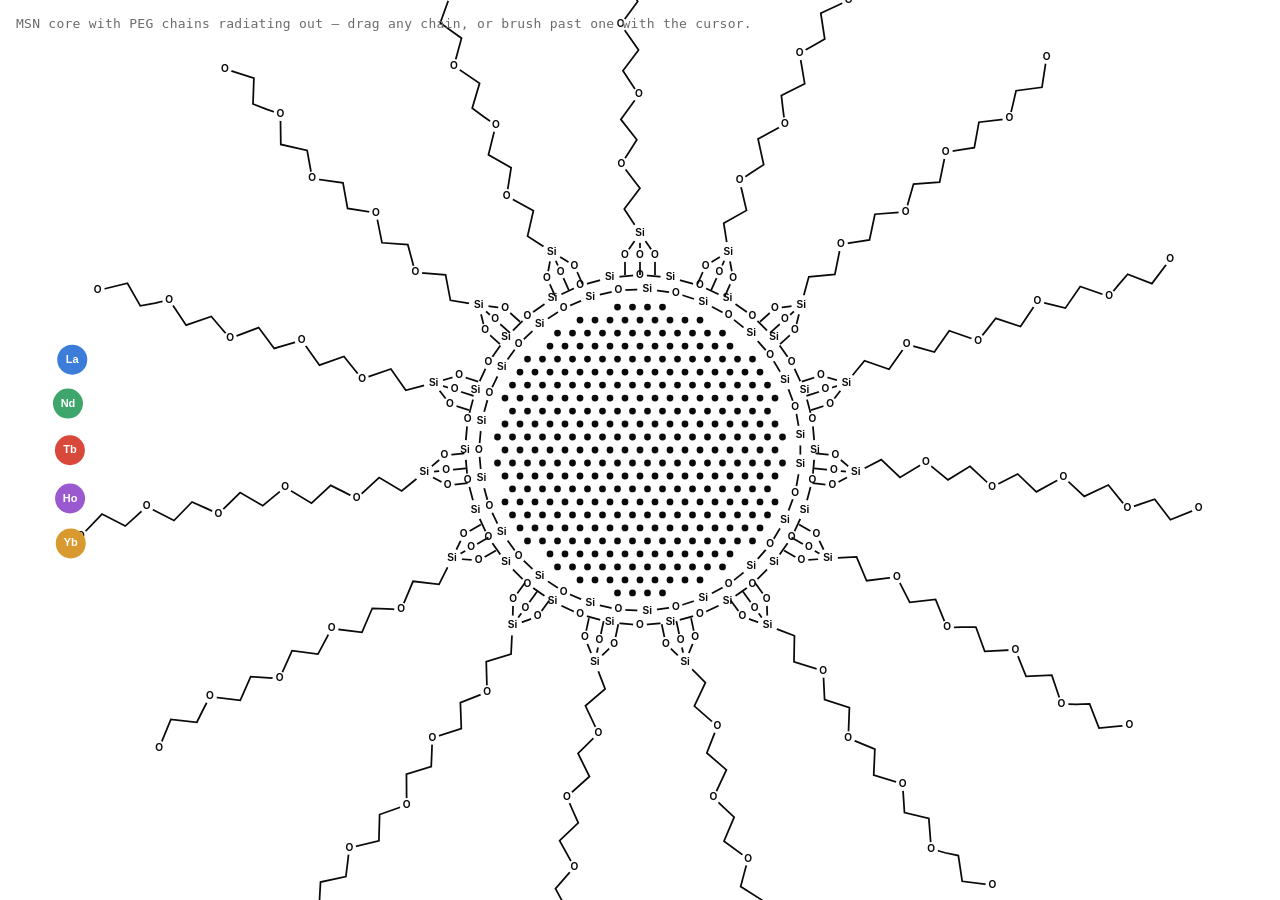
<file: msn-prototype.html>
<!doctype html>
<html lang="en">
<head>
<meta charset="UTF-8" />
<title>MSN + PEG chains physics prototype</title>
<style>
  html, body { margin: 0; height: 100%; background: #FFFFFF; overflow: hidden; }
  canvas { display: block; touch-action: none; cursor: grab; }
  canvas.dragging { cursor: grabbing; }
  .hint {
    position: fixed; top: 16px; left: 16px;
    font: 13px "Source Code Pro", monospace; color: #6B6B6B;
    letter-spacing: 0.02em;
  }
</style>
</head>
<body>
<div class="hint">MSN core with PEG chains radiating out — drag any chain, or brush past one with the cursor.</div>
<canvas id="c"></canvas>
<script>
const canvas = document.getElementById("c");
const ctx = canvas.getContext("2d");

function resize() {
  canvas.width = window.innerWidth * devicePixelRatio;
  canvas.height = window.innerHeight * devicePixelRatio;
  canvas.style.width = window.innerWidth + "px";
  canvas.style.height = window.innerHeight + "px";
  ctx.setTransform(devicePixelRatio, 0, 0, devicePixelRatio, 0, 0);
}
window.addEventListener("resize", resize);
resize();

// ============================================================================
// Same two-layer approach as chain-physics-prototype.html (physics rope +
// static detail chain mapped onto it via arc-length), just multiplied: many
// short chains, each anchored to a point on the MSN circle's edge and
// extending outward along its own radial direction. Every rope is an
// independent physics body — same shared detail geometry, same shared
// constants, but its own hinges/drag state.
// ============================================================================

// ---- 1. Detail chain (static reference geometry, shared by every rope) ----
// Same shape as before, scaled down by 2/5 and repeated 5x instead of 2x —
// total chain length is unchanged, just divided into more, smaller repeats.
const UNIT_A = [[0,0],[-7.84,9.15],[-15.68,18.29],[0,31.87],[-18.4,47.81]];
const UNIT_B = [[0,0],[7.84,9.14],[15.68,18.29],[0,31.87],[18.4,47.80]];
const DETAIL_UNITS = 5;

const referencePoints = [{ x: 0, y: 0, isJoint: true }];
{
  let curX = 0, curY = 0;
  for (let u = 0; u < DETAIL_UNITS; u++) {
    const template = u % 2 === 0 ? UNIT_A : UNIT_B;
    for (let j = 1; j < template.length; j++) {
      referencePoints.push({
        x: curX + template[j][0],
        y: curY + template[j][1],
        isJoint: j === template.length - 1,
      });
    }
    curX += template[template.length - 1][0];
    curY += template[template.length - 1][1];
  }
}
let refArcLen = [0];
for (let i = 1; i < referencePoints.length; i++) {
  const a = referencePoints[i - 1], b = referencePoints[i];
  refArcLen.push(refArcLen[i - 1] + Math.hypot(b.x - a.x, b.y - a.y));
}
const REF_TOTAL_LEN = refArcLen[refArcLen.length - 1];
const referenceT = refArcLen.map((l) => l / REF_TOTAL_LEN);
const referenceOffset = referencePoints.map((p) => p.x);

// ---- 2. Physics constants (shared by every rope) --------------------------
const N_HINGES = 8; // more hinges = more independent bend points along the
                     // rope, so it can hold multiple curves like fabric
                     // instead of just one gentle arc
const DAMPING = 0.6;
const CONSTRAINT_ITERATIONS = 8;
const LINK_STIFFNESS = 0.35;  // much stiffer than before — this is what was
                                // letting the drag field stretch the rope
                                // sideways (parallel to the drag) before the
                                // constraint solver slowly pulled it back,
                                // which read as elastic. Length is now
                                // enforced hard enough that dragging bends
                                // the rope around its anchor instead of
                                // stretching it. BEND_STIFFNESS (shape, not
                                // length) stays soft so it still holds
                                // multiple fabric-like curves.
const BEND_STIFFNESS = 0.035;
const SWAY_AMPLITUDE = 22;
const SWAY_SPEED = 0.018;
const SWAY_PULL = 0.05;
const BRUSH_RADIUS = 80;        // passive hover push (cursor moving, not held)
const BRUSH_STRENGTH = 16;
const DRAG_FIELD_RADIUS = 260;  // active-drag "solvent current" — wider than
                                 // the passive brush, since it's meant to
                                 // sweep up whole neighborhoods of pegs, not
                                 // just whatever's directly under the cursor
const DRAG_FIELD_STRENGTH = 0.65; // fraction of the cursor's own per-frame
                                  // velocity imparted to a peg right next to
                                  // it — close to 1 so nearby pegs feel like
                                  // they're being carried by the current,
                                  // tapering to 0 at DRAG_FIELD_RADIUS
const LABEL_MASK_RADIUS = 7; // smaller repeats need a smaller label/mask
// Simple flat/parallel style, matching the reference exactly: 3 evenly
// spaced, PARALLEL bonds straight out from the surface to 3 O's, which then
// converge diagonally to a single Si.
const SILANE_O_SPACING = 15;    // spacing between adjacent O's, tangent to
                                  // the surface
const SILANE_BOND1_LEN = 20;    // surface -> O (parallel, perpendicular to
                                  // the surface, same length for all 3)
const SILANE_BOND2_LEN = 22;    // O -> Si (converging diagonals)
const SILANE_SI_OFFSET = SILANE_BOND1_LEN + SILANE_BOND2_LEN; // Si sits
                                  // further out along the same outward axis
                                  // as the middle O — the PEG chain then
                                  // continues on from there
const HINGE_SPACING = REF_TOTAL_LEN / (N_HINGES - 1);

// ---- 3. MSN core + ropes radiating outward from its edge ------------------
const MSN_RADIUS = 175; // the actual silica sphere — silane groups attach
                         // via their methoxy tips reaching back to this
                         // surface, from a Si sitting just outside it
const NUM_CHAINS = 15;
const cx = window.innerWidth / 2;
const cy = window.innerHeight / 2;

const ropes = [];
for (let k = 0; k < NUM_CHAINS; k++) {
  const angle = (k / NUM_CHAINS) * Math.PI * 2 - Math.PI / 2;
  const dirX = Math.cos(angle), dirY = Math.sin(angle);
  const anchorX = cx + dirX * (MSN_RADIUS + SILANE_SI_OFFSET);
  const anchorY = cy + dirY * (MSN_RADIUS + SILANE_SI_OFFSET);
  const hinges = [];
  for (let i = 0; i < N_HINGES; i++) {
    const x = anchorX + dirX * i * HINGE_SPACING;
    const y = anchorY + dirY * i * HINGE_SPACING;
    hinges.push({ x, y, oldX: x, oldY: y, pinned: i === 0, restX: x, restY: y });
  }
  ropes.push({ hinges, dirX, dirY, anchorX, anchorY });
}

// ---- 4. Lanthanide mass-tag balls + color-drop effect ---------------------
// The one deliberate spot of color in an otherwise strict black-and-white
// scene — mimicking mass-cytometry heavy-metal tags, each a different
// lanthanide. Dragged from the tray and dropped onto the MSN, each one
// triggers a wavefront of its color spreading outward through the pores.
const LANTHANIDES = [
  { label: "La", color: "#3B7DD8" },
  { label: "Nd", color: "#3FA66B" },
  { label: "Tb", color: "#D8483B" },
  { label: "Ho", color: "#9B59D0" },
  { label: "Yb", color: "#D89A2E" },
];
const BALL_RADIUS = 15;
const BALL_SPACING = 46;
const BALL_WOBBLE_AMPLITUDE = 3; // px — slow drift while sitting in the tray
const BALL_WOBBLE_SPEED = 0.00084; // ms multiplier — slow, ~10s+ per cycle
const TRAY_X = 70;
const TRAY_Y0 = cy - ((LANTHANIDES.length - 1) * BALL_SPACING) / 2;
const WAVE_SPEED = 140; // px/sec the color propagates outward at
const WOBBLE_DURATION = 450; // ms a pore dot wiggles for right after the
                               // color wavefront reaches it
const WOBBLE_AMPLITUDE = 1.6; // px

const balls = LANTHANIDES.map((ln, i) => ({
  ...ln,
  homeX: TRAY_X, homeY: TRAY_Y0 + i * BALL_SPACING,
  x: TRAY_X, y: TRAY_Y0 + i * BALL_SPACING,
  consumed: false,
}));
const colorWaves = []; // { x, y, color, startTime }
let draggedBall = -1;

let isDragging = false;
let pointerX = -9999, pointerY = -9999;
let prevPointerX = -9999, prevPointerY = -9999;
let hasPointer = false;
let time = 0;

function toLocal(evt) {
  const rect = canvas.getBoundingClientRect();
  return { x: evt.clientX - rect.left, y: evt.clientY - rect.top };
}

// Dragging no longer grabs a specific joint — it drags the SOLVENT. Anywhere
// the cursor moves while held down becomes a current: every nearby hinge
// (on any rope, whichever ones happen to be in range) gets carried along by
// a fraction of the cursor's own velocity, falling off with distance. Pegs
// never touched directly still move, because the fluid between them does.
// A lanthanide ball takes priority over the solvent drag if the pointer
// lands on one — it's picked up and moved kinematically instead.
canvas.addEventListener("pointerdown", (e) => {
  const { x, y } = toLocal(e);
  for (let i = 0; i < balls.length; i++) {
    const b = balls[i];
    if (b.consumed) continue;
    if (Math.hypot(b.x - x, b.y - y) < BALL_RADIUS + 8) {
      draggedBall = i;
      canvas.classList.add("dragging");
      canvas.setPointerCapture(e.pointerId);
      return;
    }
  }
  isDragging = true;
  pointerX = prevPointerX = x;
  pointerY = prevPointerY = y;
  canvas.classList.add("dragging");
  canvas.setPointerCapture(e.pointerId);
});
canvas.addEventListener("pointermove", (e) => {
  const { x, y } = toLocal(e);
  pointerX = x; pointerY = y;
  hasPointer = true;
  if (draggedBall >= 0) {
    balls[draggedBall].x = x;
    balls[draggedBall].y = y;
  }
});
canvas.addEventListener("pointerleave", () => { hasPointer = false; });
canvas.addEventListener("pointerup", () => {
  if (draggedBall >= 0) {
    const b = balls[draggedBall];
    if (Math.hypot(b.x - cx, b.y - cy) < MSN_RADIUS) {
      // Dropped on the MSN — trigger a wavefront of this element's color
      // spreading outward through the pores, and consume the ball.
      colorWaves.push({ x: b.x, y: b.y, color: b.color, startTime: performance.now() });
      b.consumed = true;
    } else {
      // Missed — snap back to the tray.
      b.x = b.homeX; b.y = b.homeY;
    }
    draggedBall = -1;
  }
  isDragging = false;
  canvas.classList.remove("dragging");
});
canvas.addEventListener("pointercancel", () => {
  if (draggedBall >= 0) {
    balls[draggedBall].x = balls[draggedBall].homeX;
    balls[draggedBall].y = balls[draggedBall].homeY;
    draggedBall = -1;
  }
  isDragging = false;
  canvas.classList.remove("dragging");
});

function updateRope(rope, ropeIndex, velX, velY) {
  const hinges = rope.hinges;

  for (let i = 0; i < hinges.length; i++) {
    const p = hinges[i];
    if (p.pinned) continue;

    const vx = (p.x - p.oldX) * DAMPING;
    const vy = (p.y - p.oldY) * DAMPING;
    p.oldX = p.x; p.oldY = p.y;
    p.x += vx;
    p.y += vy;

    // Cantilever taper for passive ambient sway ONLY — a stylized idle
    // decoration, not a physical force, so it's fine for it to be hand-
    // tuned (anchor-adjacent joints stay visually still at rest, the tip
    // wobbles the most). freedom goes 0 at the anchor-adjacent joint to 1
    // at the tip.
    const freedom = Math.pow(i / (hinges.length - 1), 1.6);

    const targetX = p.restX + Math.sin(time + i * 0.9 + ropeIndex) * SWAY_AMPLITUDE * freedom;
    const targetY = p.restY + Math.cos(time * 0.8 + i * 1.1 + ropeIndex) * SWAY_AMPLITUDE * 0.6 * freedom;
    p.x += (targetX - p.x) * SWAY_PULL;
    p.y += (targetY - p.y) * SWAY_PULL;

    // Drag and brush are real forces applied UNIFORMLY (no artificial
    // per-joint taper) — whatever cantilever-like response emerges (base
    // barely moving, tip swinging far) now comes entirely from the actual
    // rope physics: a joint right next to the pin is tightly constrained by
    // a short, stiff link, while joints further out have more accumulated
    // slack to move through. That's also what lets a drag near the anchor
    // genuinely propagate out to the tip, the way a real rope would.
    if (isDragging) {
      const dx = p.x - pointerX, dy = p.y - pointerY;
      const dist = Math.hypot(dx, dy);
      if (dist < DRAG_FIELD_RADIUS) {
        const falloff = 1 - dist / DRAG_FIELD_RADIUS;
        p.x += velX * falloff * DRAG_FIELD_STRENGTH;
        p.y += velY * falloff * DRAG_FIELD_STRENGTH;
      }
    } else if (hasPointer) {
      const dx = p.x - pointerX, dy = p.y - pointerY;
      const dist = Math.hypot(dx, dy);
      if (dist < BRUSH_RADIUS && dist > 0.001) {
        const push = (1 - dist / BRUSH_RADIUS) * BRUSH_STRENGTH;
        p.x += (dx / dist) * push;
        p.y += (dy / dist) * push;
      }
    }
  }

  for (let iter = 0; iter < CONSTRAINT_ITERATIONS; iter++) {
    for (let i = 0; i < hinges.length - 1; i++) {
      const a = hinges[i], b = hinges[i + 1];
      const dx = b.x - a.x, dy = b.y - a.y;
      const dist = Math.hypot(dx, dy) || 0.0001;
      const diff = ((dist - HINGE_SPACING) / dist) * LINK_STIFFNESS;
      const offX = dx * 0.5 * diff, offY = dy * 0.5 * diff;
      if (!a.pinned) { a.x += offX; a.y += offY; }
      if (!b.pinned) { b.x -= offX; b.y -= offY; }
    }
    for (let i = 1; i < hinges.length - 1; i++) {
      const prev = hinges[i - 1], cur = hinges[i], next = hinges[i + 1];
      if (cur.pinned) continue;
      const midX = (prev.x + next.x) / 2;
      const midY = (prev.y + next.y) / 2;
      cur.x += (midX - cur.x) * BEND_STIFFNESS;
      cur.y += (midY - cur.y) * BEND_STIFFNESS;
    }
  }
}

function sampleRope(hinges, t, hingeArcLen, hingeTotalLen) {
  const target = t * hingeTotalLen;
  let i = 0;
  while (i < hingeArcLen.length - 2 && hingeArcLen[i + 1] < target) i++;
  const a = hinges[i], b = hinges[i + 1];
  const segLen = hingeArcLen[i + 1] - hingeArcLen[i] || 0.0001;
  const segT = (target - hingeArcLen[i]) / segLen;
  const x = a.x + (b.x - a.x) * segT;
  const y = a.y + (b.y - a.y) * segT;
  const dx = b.x - a.x, dy = b.y - a.y;
  const len = Math.hypot(dx, dy) || 0.0001;
  return { x, y, tanX: dx / len, tanY: dy / len, normX: -dy / len, normY: dx / len };
}

const LATTICE_ATOMS = 36; // alternating Si/O around the outer ring — even,
                            // so it closes cleanly back on Si
const LATTICE_INNER_RADIUS = MSN_RADIUS - 14; // a second layer right next to
                            // the outer one (small fixed gap), not deep
                            // inside the particle
const LATTICE_INNER_ATOMS = 35; // nearly the same count as the outer ring,
                            // since the circumference is almost the same at
                            // this small a gap

function drawLatticeRing(radius, atomCount, phase) {
  const atomPositions = [];
  for (let i = 0; i < atomCount; i++) {
    const a = (i / atomCount) * Math.PI * 2 + phase;
    atomPositions.push({
      x: cx + Math.cos(a) * radius,
      y: cy + Math.sin(a) * radius,
      isSi: i % 2 === 0,
    });
  }

  ctx.strokeStyle = "#0A0A0A";
  ctx.lineWidth = 1.75;
  ctx.lineCap = "butt";
  ctx.beginPath();
  atomPositions.forEach((p, i) => (i === 0 ? ctx.moveTo(p.x, p.y) : ctx.lineTo(p.x, p.y)));
  ctx.closePath();
  ctx.stroke();

  ctx.fillStyle = "#FFFFFF";
  for (const p of atomPositions) {
    ctx.beginPath();
    ctx.arc(p.x, p.y, p.isSi ? LABEL_MASK_RADIUS + 3 : LABEL_MASK_RADIUS, 0, Math.PI * 2);
    ctx.fill();
  }

  ctx.fillStyle = "#0A0A0A";
  ctx.font = "600 10px Inter, sans-serif";
  ctx.textAlign = "center";
  ctx.textBaseline = "middle";
  for (const p of atomPositions) {
    ctx.fillText(p.isSi ? "Si" : "O", p.x, p.y);
  }
}

function drawMSN() {
  // Faint guide circle — kept only as a positional reference (chain anchors
  // are still computed off MSN_RADIUS), not the main visual anymore.
  ctx.strokeStyle = "#E4E4E4";
  ctx.lineWidth = 1;
  ctx.beginPath();
  ctx.arc(cx, cy, MSN_RADIUS, 0, Math.PI * 2);
  ctx.stroke();

  // Repeating Si-O rings, prototyping the real silica network structure
  // (image reference: alternating Si-O-Si-O chains) — two concentric layers
  // instead of a plain stroke circle. Offsetting the inner ring's phase
  // keeps its atoms from lining up radially with the outer ring's, reading
  // more like an actual staggered lattice.
  drawLatticeRing(MSN_RADIUS, LATTICE_ATOMS, 0);
  drawLatticeRing(LATTICE_INNER_RADIUS, LATTICE_INNER_ATOMS, Math.PI / LATTICE_INNER_ATOMS);

  // Dense, regular hex-packed pore dots covering the interior, matching the
  // reference MSN electron-micrograph look (uniform honeycomb of pores),
  // instead of the previous sparse/scattered dots. Each dot checks the
  // active color waves (most recent first) and picks up that lanthanide's
  // color once the wavefront has reached it.
  const PORE_SPACING = 15;
  const PORE_RADIUS = 3.4;
  const poreFillRadius = LATTICE_INNER_RADIUS - 14; // stay clear of the inner ring
  const rowHeight = PORE_SPACING * Math.sin(Math.PI / 3);
  const rows = Math.ceil(poreFillRadius / rowHeight) + 1;
  const now = performance.now();
  for (let row = -rows; row <= rows; row++) {
    const y = row * rowHeight;
    const xOffset = row % 2 !== 0 ? PORE_SPACING / 2 : 0;
    const cols = Math.ceil(poreFillRadius / PORE_SPACING) + 1;
    for (let col = -cols; col <= cols; col++) {
      const x = col * PORE_SPACING + xOffset;
      if (Math.hypot(x, y) > poreFillRadius) continue;
      const dotX = cx + x, dotY = cy + y;

      let color = "#0A0A0A";
      let sinceReached = Infinity; // ms since the wavefront passed this dot
      for (let w = colorWaves.length - 1; w >= 0; w--) {
        const wave = colorWaves[w];
        const dist = Math.hypot(dotX - wave.x, dotY - wave.y);
        const reachedAt = wave.startTime + (dist / WAVE_SPEED) * 1000;
        if (now >= reachedAt) {
          color = wave.color;
          sinceReached = now - reachedAt;
          break;
        }
      }

      // Freshly-diffused dots wobble for a moment right as the color
      // reaches them, settling down afterward — reads as active diffusion
      // sweeping through the pores rather than a flat color change.
      let wobbleX = 0, wobbleY = 0;
      if (sinceReached < WOBBLE_DURATION) {
        const fade = 1 - sinceReached / WOBBLE_DURATION;
        const seed = col * 12.9898 + row * 78.233;
        const phase = (seed - Math.floor(seed)) * Math.PI * 2;
        wobbleX = Math.sin(now * 0.02 + phase) * WOBBLE_AMPLITUDE * fade;
        wobbleY = Math.cos(now * 0.017 + phase * 1.3) * WOBBLE_AMPLITUDE * fade;
      }

      ctx.fillStyle = color;
      ctx.beginPath();
      ctx.arc(dotX + wobbleX, dotY + wobbleY, PORE_RADIUS, 0, Math.PI * 2);
      ctx.fill();
    }
  }
}

function drawLanthanides() {
  ctx.font = "600 11px Inter, sans-serif";
  ctx.textAlign = "center";
  ctx.textBaseline = "middle";
  const now = performance.now();
  for (let i = 0; i < balls.length; i++) {
    const b = balls[i];
    if (b.consumed) continue;

    // Gentle, slow Brownian-ish jitter while sitting in the tray (not while
    // actively being dragged) — a small drifting wobble, not a clean
    // sinusoid, so it doesn't read as mechanically regular.
    let bx = b.x, by = b.y;
    if (i !== draggedBall) {
      const t = now * BALL_WOBBLE_SPEED + i * 17.3;
      bx += (Math.sin(t) + Math.sin(t * 0.53 + i)) * BALL_WOBBLE_AMPLITUDE * 0.5;
      by += (Math.cos(t * 0.71 + i * 2) + Math.sin(t * 0.37)) * BALL_WOBBLE_AMPLITUDE * 0.5;
    }

    ctx.fillStyle = b.color;
    ctx.beginPath();
    ctx.arc(bx, by, BALL_RADIUS, 0, Math.PI * 2);
    ctx.fill();
    ctx.fillStyle = "#FFFFFF";
    ctx.fillText(b.label, bx, by);
  }
}

function drawRope(rope) {
  const hinges = rope.hinges;
  const hingeArcLen = [0];
  for (let i = 1; i < hinges.length; i++) {
    hingeArcLen.push(hingeArcLen[i - 1] + Math.hypot(hinges[i].x - hinges[i - 1].x, hinges[i].y - hinges[i - 1].y));
  }
  const hingeTotalLen = hingeArcLen[hingeArcLen.length - 1];

  const mapped = referenceT.map((t, i) => {
    const s = sampleRope(hinges, t, hingeArcLen, hingeTotalLen);
    const offset = referenceOffset[i];
    return { x: s.x + s.normX * offset, y: s.y + s.normY * offset };
  });

  ctx.strokeStyle = "#0A0A0A";
  ctx.lineWidth = 1.75;
  ctx.lineCap = "butt";
  ctx.lineJoin = "miter";
  ctx.beginPath();
  mapped.forEach((p, i) => (i === 0 ? ctx.moveTo(p.x, p.y) : ctx.lineTo(p.x, p.y)));
  ctx.stroke();

  ctx.fillStyle = "#FFFFFF";
  for (let i = 0; i < mapped.length; i++) {
    if (referencePoints[i].isJoint && i > 0) {
      ctx.beginPath();
      ctx.arc(mapped[i].x, mapped[i].y, LABEL_MASK_RADIUS, 0, Math.PI * 2);
      ctx.fill();
    }
  }
  ctx.fillStyle = "#0A0A0A";
  ctx.font = "600 10px Inter, sans-serif";
  ctx.textAlign = "center";
  ctx.textBaseline = "middle";
  for (let i = 0; i < mapped.length; i++) {
    if (referencePoints[i].isJoint && i > 0) {
      ctx.fillText("O", mapped[i].x, mapped[i].y);
    }
  }
}

// Silane coupling group, matching the reference exactly: 3 evenly spaced
// PARALLEL bonds straight out from the MSN surface to 3 O's, which then
// converge diagonally to a single Si (which the PEG chain continues on
// from). Treats the surface as locally flat here, same as the reference —
// at this bond scale vs. the MSN's actual radius, the curvature is
// negligible.
function drawSilane(rope) {
  const { dirX, dirY } = rope;
  const tangentX = -dirY, tangentY = dirX;
  const surfaceX = cx + dirX * MSN_RADIUS, surfaceY = cy + dirY * MSN_RADIUS;
  const siX = cx + dirX * (MSN_RADIUS + SILANE_SI_OFFSET);
  const siY = cy + dirY * (MSN_RADIUS + SILANE_SI_OFFSET);

  ctx.strokeStyle = "#0A0A0A";
  ctx.lineWidth = 1.75;
  ctx.lineCap = "butt";

  const oPositions = [];
  for (const off of [-1, 0, 1]) {
    const baseX = surfaceX + tangentX * off * SILANE_O_SPACING;
    const baseY = surfaceY + tangentY * off * SILANE_O_SPACING;
    const oX = baseX + dirX * SILANE_BOND1_LEN;
    const oY = baseY + dirY * SILANE_BOND1_LEN;

    ctx.beginPath();
    ctx.moveTo(baseX, baseY);
    ctx.lineTo(oX, oY);
    ctx.stroke();
    ctx.beginPath();
    ctx.moveTo(oX, oY);
    ctx.lineTo(siX, siY);
    ctx.stroke();
    oPositions.push({ x: oX, y: oY });
  }

  ctx.fillStyle = "#FFFFFF";
  ctx.beginPath();
  ctx.arc(siX, siY, LABEL_MASK_RADIUS + 3, 0, Math.PI * 2);
  ctx.fill();
  for (const p of oPositions) {
    ctx.beginPath();
    ctx.arc(p.x, p.y, LABEL_MASK_RADIUS, 0, Math.PI * 2);
    ctx.fill();
  }

  ctx.fillStyle = "#0A0A0A";
  ctx.font = "600 10px Inter, sans-serif";
  ctx.textAlign = "center";
  ctx.textBaseline = "middle";
  ctx.fillText("Si", siX, siY);
  for (const p of oPositions) ctx.fillText("O", p.x, p.y);
}

function loop() {
  time += SWAY_SPEED;
  // Pointer velocity computed ONCE per frame (not per point/rope) — this is
  // the "current" strength that gets carried into every nearby peg below.
  const velX = isDragging ? pointerX - prevPointerX : 0;
  const velY = isDragging ? pointerY - prevPointerY : 0;
  prevPointerX = pointerX; prevPointerY = pointerY;

  ctx.clearRect(0, 0, window.innerWidth, window.innerHeight);
  for (let r = 0; r < ropes.length; r++) updateRope(ropes[r], r, velX, velY);
  drawMSN();
  for (let r = 0; r < ropes.length; r++) {
    drawRope(ropes[r]);
    drawSilane(ropes[r]);
  }
  drawLanthanides();
  requestAnimationFrame(loop);
}
loop();
</script>
</body>
</html>
</file>
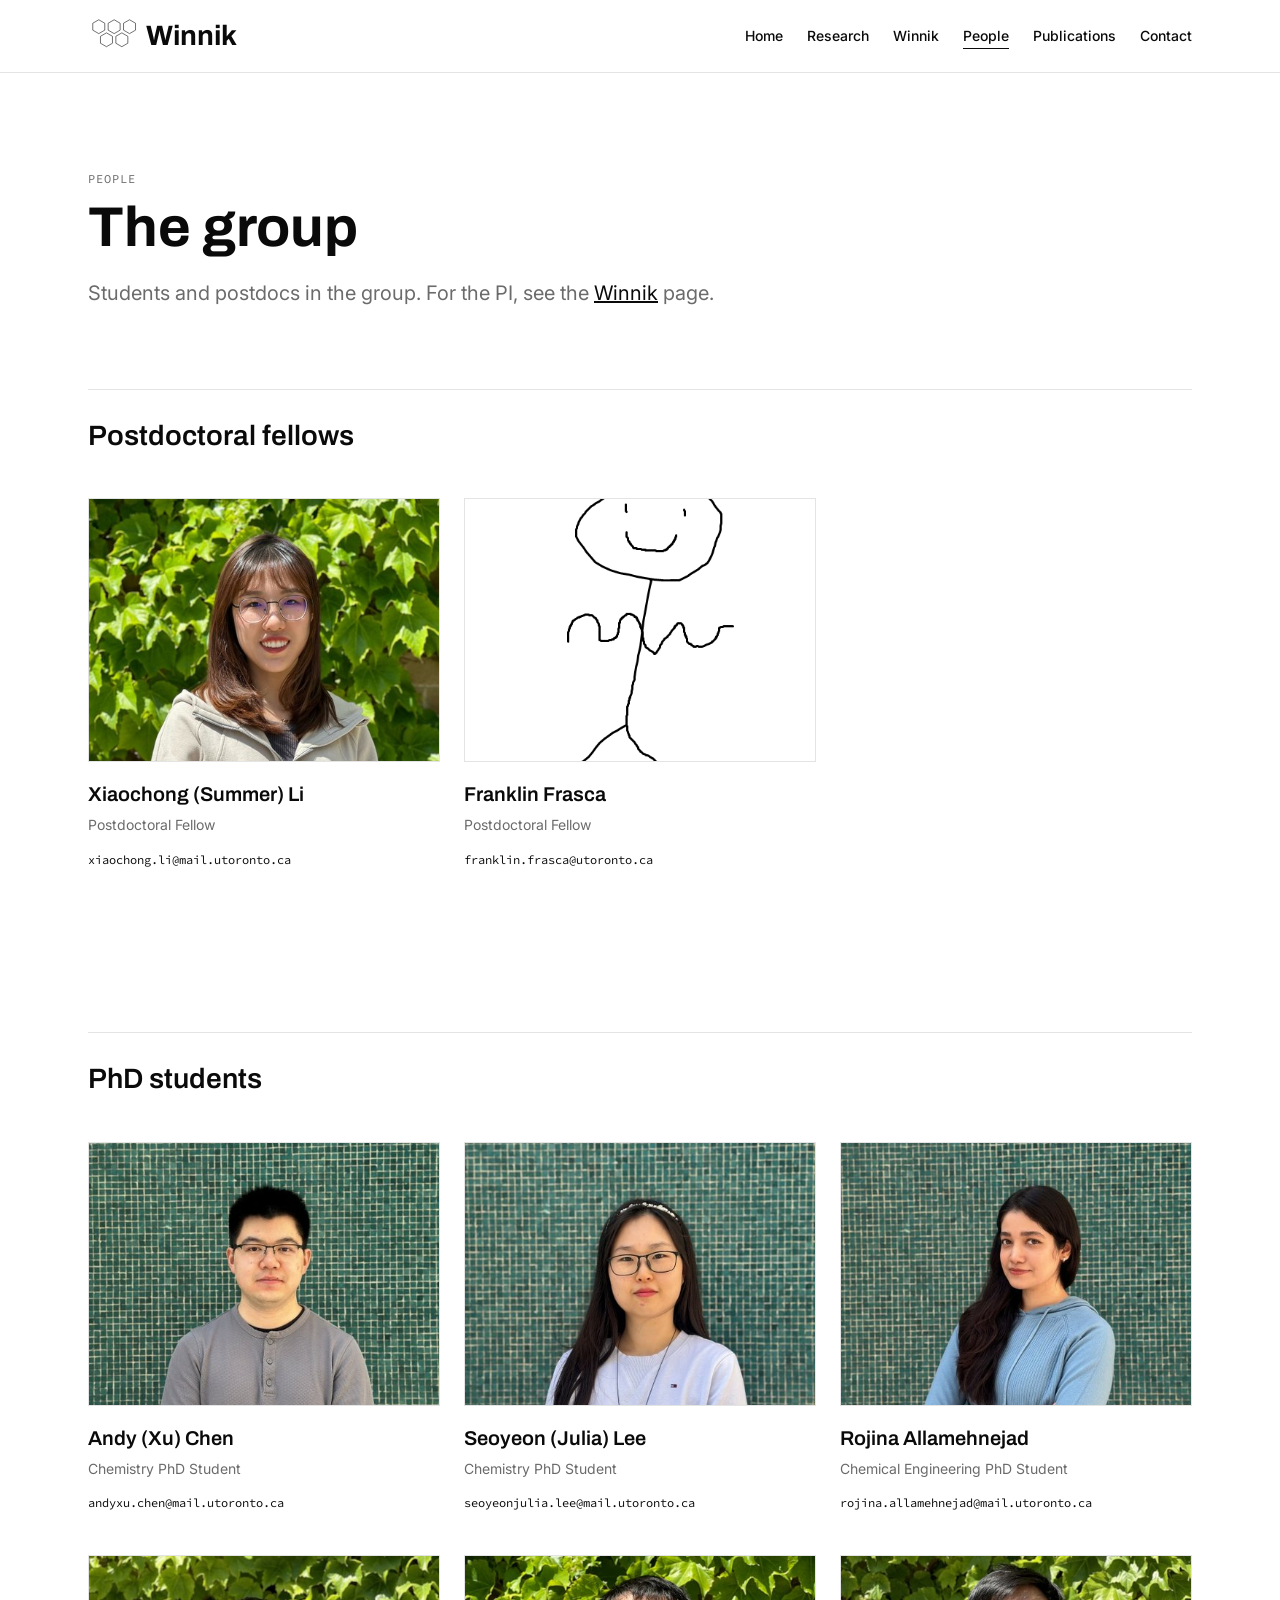
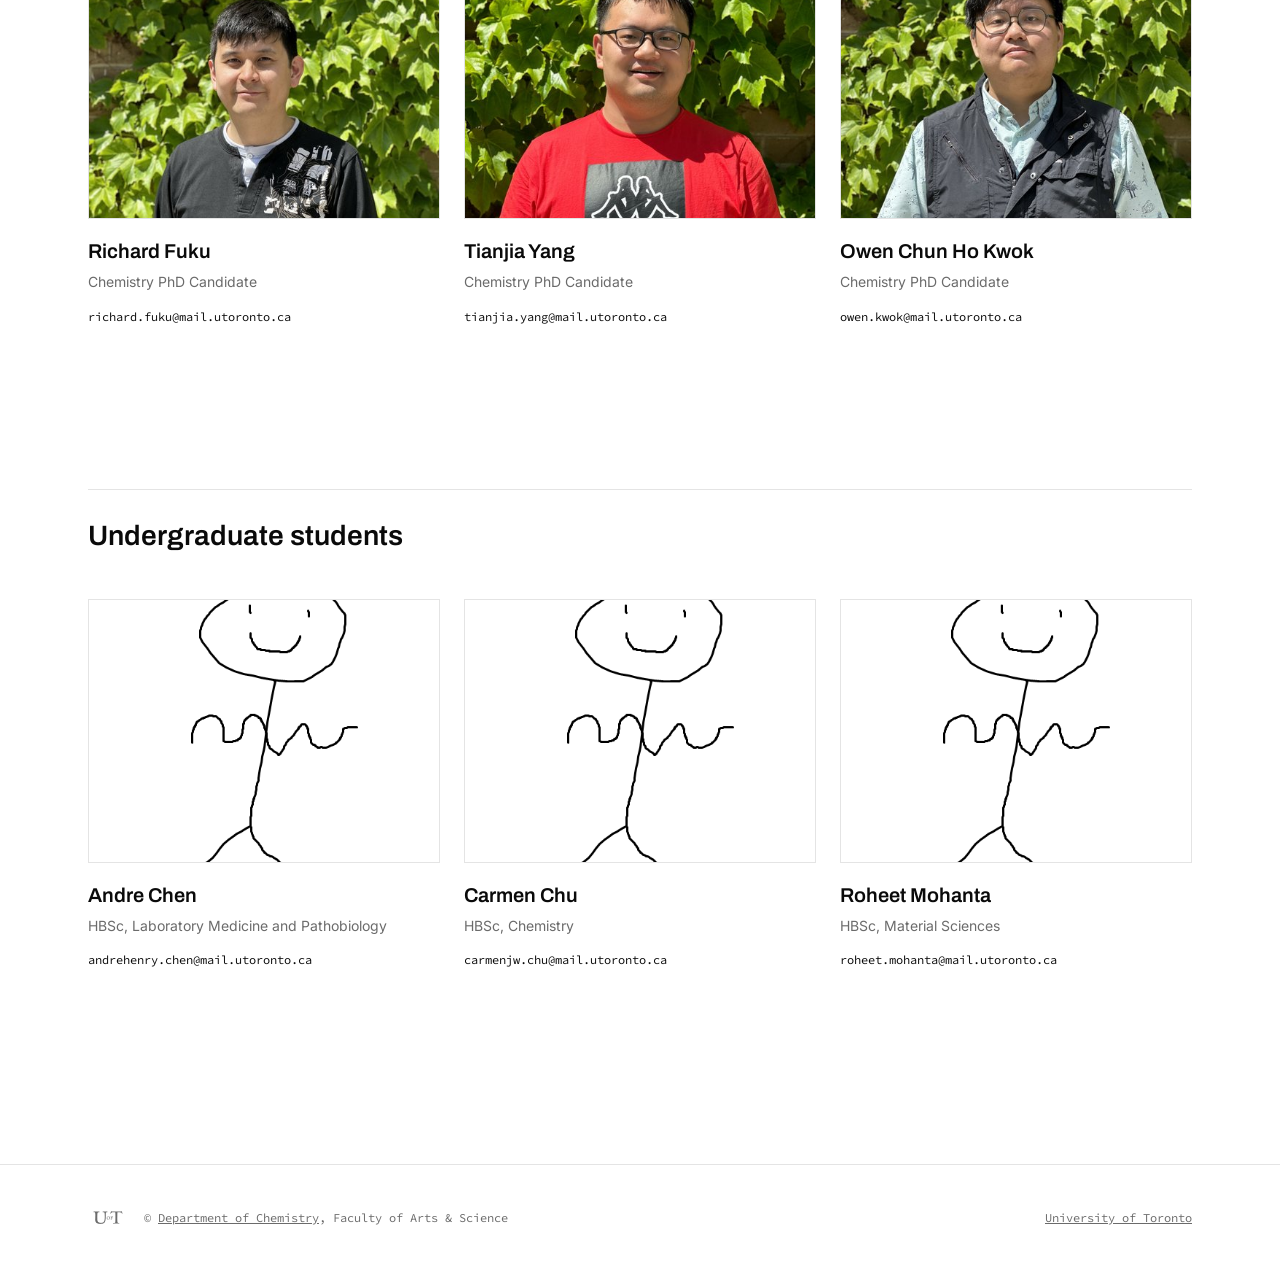
<file: people.html>
<!doctype html>
<html lang="en">
<head>
  <meta charset="UTF-8" />
  <meta name="viewport" content="width=device-width, initial-scale=1.0" />
  <title>People — Winnik Group</title>
  <link rel="preconnect" href="https://fonts.googleapis.com" />
  <link rel="preconnect" href="https://fonts.gstatic.com" crossorigin />
  <link
    href="https://fonts.googleapis.com/css2?family=Inter:wght@400;500;600&family=Archivo:wght@500;600;700&family=Source+Code+Pro:wght@400;500&display=swap"
    rel="stylesheet"
  />
  <link rel="stylesheet" href="css/tokens.css" />
  <link rel="stylesheet" href="css/base.css" />
  <link rel="stylesheet" href="css/site.css" />
</head>
<body>
  <a class="skip-link" href="#main">Skip to content</a>

  <header class="site-header">
    <div class="site-header__inner">
      <a class="nav-wordmark" href="index.html">
        <svg class="nav-wordmark__icon" viewBox="0 0 130 90" width="130" height="90" xmlns="http://www.w3.org/2000/svg" stroke="currentColor" stroke-width="1.5" fill="none" stroke-linejoin="round">
          <g transform="translate(28,20)">
            <polygon points="0,-18 15.59,-9 15.59,9 0,18 -15.59,9 -15.59,-9" />
            <polygon points="0,-18 15.59,-9 15.59,9 0,18 -15.59,9 -15.59,-9" transform="translate(20,34)" />
            <polygon points="0,-18 15.59,-9 15.59,9 0,18 -15.59,9 -15.59,-9" transform="translate(40,0)" />
            <polygon points="0,-18 15.59,-9 15.59,9 0,18 -15.59,9 -15.59,-9" transform="translate(60,34)" />
            <polygon points="0,-18 15.59,-9 15.59,9 0,18 -15.59,9 -15.59,-9" transform="translate(80,0)" />
          </g>
        </svg>
        <span>Winnik</span>
      </a>

      <button class="nav-toggle" id="navToggle" aria-expanded="false" aria-controls="navLinks" aria-label="Toggle navigation menu">
        <span class="nav-toggle__bar"></span>
        <span class="nav-toggle__bar"></span>
        <span class="nav-toggle__bar"></span>
      </button>

      <nav class="nav" aria-label="Primary">
        <ul class="nav-links" id="navLinks">
          <li><a href="index.html">Home</a></li>
          <li><a href="research.html">Research</a></li>
          <li><a href="winnik.html">Winnik</a></li>
          <li><a href="people.html" aria-current="page">People</a></li>
          <li><a href="publications.html">Publications</a></li>
          <li><a href="contact.html">Contact</a></li>
        </ul>
      </nav>
    </div>
  </header>

  <main id="main">
    <div class="page-intro">
      <p class="eyebrow-label">People</p>
      <h1 class="page-intro__title">The group</h1>
      <p class="page-intro__subtitle">
        Students and postdocs in the group. For the PI, see the
        <a href="winnik.html">Winnik</a> page.
      </p>
    </div>
    <!--
      Member data is tracked in assets/photos/members/roster.csv (name,
      degree_level, role, joining_date, email, photo_filename) — edit that
      file and regenerate these sections rather than hand-editing names/roles
      here piecemeal. Sections are ordered postdoc, phd, masters, undergrad
      (only rendered if non-empty); members within a section are sorted by
      joining_date ascending once dates are filled in.
    -->
    <section class="people-section">
      <h2 class="people-section__title">Postdoctoral fellows</h2>
      <ul class="people-grid">
        <li class="people-grid__item">
          <a class="people-grid__link" href="mass-cytometry.html">
            <img class="people-grid__photo" src="assets/photos/members/xiaochong.jpg" alt="Xiaochong (Summer) Li" width="480" height="640" loading="lazy" />
            <p class="people-grid__name">Xiaochong (Summer) Li</p>
            <p class="people-grid__role">Postdoctoral Fellow</p>
          </a>
          <a class="people-grid__email" href="mailto:xiaochong.li@mail.utoronto.ca">xiaochong.li@mail.utoronto.ca</a>
        </li>
        <li class="people-grid__item">
          <a class="people-grid__link" href="films.html">
            <img class="people-grid__photo" src="assets/photos/members/placeholder.png" alt="" width="480" height="480" loading="lazy" />
            <p class="people-grid__name">Franklin Frasca</p>
            <p class="people-grid__role">Postdoctoral Fellow</p>
          </a>
          <a class="people-grid__email" href="mailto:franklin.frasca@utoronto.ca">franklin.frasca@utoronto.ca</a>
        </li>
      </ul>
    </section>

    <section class="people-section">
      <h2 class="people-section__title">PhD students</h2>
      <ul class="people-grid">
        <li class="people-grid__item">
          <a class="people-grid__link" href="mass-cytometry.html">
            <img class="people-grid__photo" src="assets/photos/members/andy.jpg" alt="Andy (Xu) Chen" width="480" height="640" loading="lazy" />
            <p class="people-grid__name">Andy (Xu) Chen</p>
            <p class="people-grid__role">Chemistry PhD Student</p>
          </a>
          <a class="people-grid__email" href="mailto:andyxu.chen@mail.utoronto.ca">andyxu.chen@mail.utoronto.ca</a>
        </li>
        <li class="people-grid__item">
          <a class="people-grid__link" href="mass-cytometry.html">
            <img class="people-grid__photo" src="assets/photos/members/julia.jpg" alt="Seoyeon (Julia) Lee" width="480" height="640" loading="lazy" />
            <p class="people-grid__name">Seoyeon (Julia) Lee</p>
            <p class="people-grid__role">Chemistry PhD Student</p>
          </a>
          <a class="people-grid__email" href="mailto:seoyeonjulia.lee@mail.utoronto.ca">seoyeonjulia.lee@mail.utoronto.ca</a>
        </li>
        <li class="people-grid__item">
          <a class="people-grid__link" href="cncs.html">
            <img class="people-grid__photo" src="assets/photos/members/rojina.jpg" alt="Rojina Allamehnejad" width="480" height="640" loading="lazy" />
            <p class="people-grid__name">Rojina Allamehnejad</p>
            <p class="people-grid__role">Chemical Engineering PhD Student</p>
          </a>
          <a class="people-grid__email" href="mailto:rojina.allamehnejad@mail.utoronto.ca">rojina.allamehnejad@mail.utoronto.ca</a>
        </li>
        <li class="people-grid__item">
          <a class="people-grid__link" href="cncs.html">
            <img class="people-grid__photo" src="assets/photos/members/richard.jpg" alt="Richard Fuku" width="480" height="640" loading="lazy" />
            <p class="people-grid__name">Richard Fuku</p>
            <p class="people-grid__role">Chemistry PhD Candidate</p>
          </a>
          <a class="people-grid__email" href="mailto:richard.fuku@mail.utoronto.ca">richard.fuku@mail.utoronto.ca</a>
        </li>
        <li class="people-grid__item">
          <a class="people-grid__link" href="mass-cytometry.html">
            <img class="people-grid__photo" src="assets/photos/members/tianjia.jpg" alt="Tianjia Yang" width="480" height="640" loading="lazy" />
            <p class="people-grid__name">Tianjia Yang</p>
            <p class="people-grid__role">Chemistry PhD Candidate</p>
          </a>
          <a class="people-grid__email" href="mailto:tianjia.yang@mail.utoronto.ca">tianjia.yang@mail.utoronto.ca</a>
        </li>
        <li class="people-grid__item">
          <a class="people-grid__link" href="films.html">
            <img class="people-grid__photo" src="assets/photos/members/owen.jpg" alt="Owen Chun Ho Kwok" width="480" height="640" loading="lazy" />
            <p class="people-grid__name">Owen Chun Ho Kwok</p>
            <p class="people-grid__role">Chemistry PhD Candidate</p>
          </a>
          <a class="people-grid__email" href="mailto:owen.kwok@mail.utoronto.ca">owen.kwok@mail.utoronto.ca</a>
        </li>
      </ul>
    </section>

    <section class="people-section">
      <h2 class="people-section__title">Undergraduate students</h2>
      <ul class="people-grid">
        <li class="people-grid__item">
          <a class="people-grid__link" href="mass-cytometry.html">
            <img class="people-grid__photo" src="assets/photos/members/placeholder.png" alt="" width="480" height="480" loading="lazy" />
            <p class="people-grid__name">Andre Chen</p>
            <p class="people-grid__role">HBSc, Laboratory Medicine and Pathobiology</p>
          </a>
          <a class="people-grid__email" href="mailto:andrehenry.chen@mail.utoronto.ca">andrehenry.chen@mail.utoronto.ca</a>
        </li>
        <li class="people-grid__item">
          <a class="people-grid__link" href="cncs.html">
            <img class="people-grid__photo" src="assets/photos/members/placeholder.png" alt="" width="480" height="480" loading="lazy" />
            <p class="people-grid__name">Carmen Chu</p>
            <p class="people-grid__role">HBSc, Chemistry</p>
          </a>
          <a class="people-grid__email" href="mailto:carmenjw.chu@mail.utoronto.ca">carmenjw.chu@mail.utoronto.ca</a>
        </li>
        <li class="people-grid__item">
          <a class="people-grid__link" href="films.html">
            <img class="people-grid__photo" src="assets/photos/members/placeholder.png" alt="" width="480" height="480" loading="lazy" />
            <p class="people-grid__name">Roheet Mohanta</p>
            <p class="people-grid__role">HBSc, Material Sciences</p>
          </a>
          <a class="people-grid__email" href="mailto:roheet.mohanta@mail.utoronto.ca">roheet.mohanta@mail.utoronto.ca</a>
        </li>
      </ul>
    </section>
  </main>

  <footer class="site-footer">
    <div class="site-footer__inner">
      <div class="site-footer__brand">
      <a class="site-footer__logo" href="https://www.utoronto.ca/" aria-label="University of Toronto">
        <svg viewBox="0 0 1200 754" xmlns="http://www.w3.org/2000/svg" width="1200" height="754">
          <path fill-rule="evenodd" fill="currentColor" d="m696.71 187.02c2.54 0.01 5.28 1.02 8.29 3.04 2.47 1.66 6.08 3.47 8 4.03 1.92 0.55 8.9 1.41 15.5 1.92 6.6 0.51 63.52 0.93 126.5 0.93 62.97 0 120.12-0.41 127-0.92 6.87-0.51 14.52-1.65 17-2.54 2.47-0.9 5.74-2.72 7.25-4.05q2.75-2.43 6.5-2.47c2.06-0.03 4.25 0.53 4.85 1.25 0.61 0.71 2.08 6.01 3.27 11.79 1.19 5.77 4.36 21.3 7.05 34.5 2.69 13.2 4.7 24.45 4.47 25-0.23 0.55-2.22 2.01-4.41 3.25-2.19 1.24-4.54 2.25-5.23 2.25-0.69 0.01-2.09-2.36-3.11-5.25-1.02-2.89-3.29-8.4-5.04-12.25-1.75-3.85-5.19-9.18-7.64-11.85-2.45-2.66-5.81-5.68-7.46-6.7-1.65-1.02-5.7-2.79-9-3.95-3.3-1.15-10.28-2.76-15.5-3.57-7.1-1.1-18.74-1.47-46-1.45-20.08 0.01-38.08 0.44-40 0.95-1.92 0.52-4.17 1.71-5 2.66-1.11 1.27-1.56 4.7-1.73 13.31-0.13 6.38-0.98 42.2-1.89 79.6-1.09 44.79-1.45 82.17-1.06 109.5 0.33 22.82 1.07 47.12 1.64 54 0.57 6.87 1.52 16.55 2.12 21.5 0.6 4.95 1.78 12.15 2.63 16 0.84 3.85 2.33 8.58 3.29 10.5 1.13 2.25 3.5 4.45 6.63 6.17 2.68 1.47 8.47 3.58 12.87 4.68 4.4 1.11 12.95 2.71 19 3.55 6.05 0.85 11.31 1.89 11.69 2.32 0.37 0.43 0.37 3.56-0.69 13.13l-12-0.68c-6.6-0.37-39.45-0.63-73-0.58-42.54 0.06-66.52 0.51-97.46 2.91l-1.09-5.5c-0.6-3.02-0.83-6.06-0.52-6.75 0.31-0.69 1.58-1.44 2.82-1.68 1.24-0.24 8.77-1.33 16.75-2.43 7.97-1.1 18.55-3.17 23.5-4.6 4.95-1.44 10.76-3.83 12.91-5.32 2.15-1.5 4.73-4.3 5.72-6.22 1.01-1.97 2.25-7.66 2.81-13 0.55-5.23 1.46-21.88 2.02-37 0.55-15.13 1.29-51.8 1.63-81.5 0.37-32.87 0.16-69.65-0.54-94-0.64-22-1.7-48.62-2.35-59.16-0.66-10.54-1.43-19.39-1.7-19.67-0.28-0.28-6.58-1-14-1.59-7.42-0.6-23.63-1.08-36-1.08-12.38 0-26.55 0.5-31.5 1.11-4.95 0.61-12.38 1.96-16.5 3-4.13 1.05-10.42 3.33-14 5.07-4.14 2.01-8.9 5.55-13.11 9.74-5.1 5.09-7.64 8.73-11.2 16.08-2.53 5.23-4.84 9.84-5.14 10.25-0.3 0.41-2.57-0.49-5.04-2-2.48-1.51-4.73-3.31-5-4-0.28-0.69-0.07-2.26 0.46-3.5 0.54-1.24 5.88-15.53 11.88-31.75 6-16.23 11.62-31.19 12.49-33.25 1.43-3.4 1.93-3.75 5.37-3.73zm-376.71 8.24c9.62-0.03 18.62 0.25 20 0.63 2.44 0.68 2.5 0.92 2.5 19.61l-11 1.19c-6.05 0.66-13.7 1.7-17 2.33-3.3 0.62-8.25 2.13-11 3.37-2.75 1.23-6.69 3.89-8.75 5.92-2.06 2.03-4.65 5.49-5.75 7.69-1.1 2.2-2.88 7.26-3.97 11.25-1.08 3.99-2.42 10.85-2.98 15.25-0.56 4.4-1.52 21.73-2.13 38.5-0.64 17.44-0.91 54.7-0.65 87 0.38 47.27 0.74 58.21 2.18 67 0.96 5.77 2.82 14.21 4.14 18.75 1.33 4.54 4.05 11.51 6.05 15.5 2.01 3.99 4.82 9.05 6.25 11.25 1.44 2.2 5.32 6.7 8.63 10 3.32 3.3 8.72 7.78 12 9.95 3.29 2.17 8.9 5.26 12.48 6.87 3.57 1.61 10.55 3.96 15.5 5.22 4.95 1.26 14.62 2.82 21.5 3.46 7.26 0.69 17.32 0.9 24 0.52 6.32-0.36 16-1.35 21.5-2.19 5.5-0.84 13.6-2.67 18-4.05 4.4-1.38 11.15-4.08 15-6 3.85-1.91 10.15-5.87 14-8.79 3.85-2.91 8.85-7.48 11.1-10.14 2.26-2.67 5.83-7.55 7.93-10.85 2.11-3.3 5.06-8.7 6.55-12 1.49-3.3 3.89-9.6 5.32-14 1.44-4.4 3.51-12.27 4.6-17.5 1.1-5.23 2.65-14.68 3.45-21 0.8-6.32 1.97-20.27 2.6-31 0.72-12.31 0.97-38.49 0.68-71-0.37-40.95-0.81-53.85-2.14-63-0.92-6.32-2.3-14.2-3.06-17.5-0.76-3.3-2.4-8.7-3.65-12-1.25-3.3-3.65-7.49-5.33-9.32-1.68-1.83-5.3-4.14-8.05-5.14-2.75-1-8.26-2.32-12.25-2.93-3.99-0.61-11.19-1.09-16-1.07-5.9 0.03-9.16-0.37-10.01-1.25-0.88-0.9-1.14-3.97-0.87-10.29 0.35-8.08 0.58-8.98 2.26-8.81 1.03 0.1 21.22 0.46 44.87 0.8 23.65 0.33 54.02 0.22 67.5-0.24 13.47-0.46 24.86-0.6 25.3-0.3 0.44 0.3 0.44 4.59-0.8 18.49l-10.5 1.17c-5.78 0.64-12.53 1.7-15 2.36-2.48 0.66-6.41 2.28-8.75 3.61-2.34 1.33-5.33 4.11-6.66 6.17-1.32 2.06-2.9 6.11-3.5 9-0.63 3.02-1.51 28.29-2.07 59.5-0.54 29.84-1.23 60.32-1.55 67.75-0.31 7.43-1.02 20.7-1.56 29.5-0.55 8.8-1.66 21.85-2.47 29-0.81 7.15-2.38 18.18-3.49 24.5-1.11 6.32-3.35 16.56-4.98 22.75-1.63 6.19-4.36 14.74-6.07 19-1.7 4.26-4.47 10.45-6.14 13.75-1.67 3.3-4.85 8.7-7.07 12-2.22 3.3-7.45 9.53-11.61 13.84-4.17 4.32-11.18 10.26-15.58 13.2-4.4 2.95-12.28 7.21-17.5 9.48-5.23 2.26-14.45 5.43-20.5 7.02-6.05 1.6-15.28 3.58-20.5 4.4-5.23 0.82-16.48 2.01-25 2.66-8.86 0.67-22.35 0.92-31.5 0.57-8.8-0.33-21.4-1.31-28-2.17-6.6-0.87-16.73-2.73-22.5-4.14-5.78-1.4-14.33-4.02-19-5.82-4.68-1.79-10.98-4.51-14-6.04-3.03-1.53-8.65-4.9-12.5-7.49-3.85-2.59-9.93-7.59-13.51-11.11-3.58-3.52-7.85-8.09-9.5-10.15-1.64-2.06-4.69-6.56-6.76-10-2.08-3.44-5.18-9.63-6.88-13.75-1.71-4.13-4.13-11.55-5.38-16.5-1.25-4.95-2.8-14.18-3.45-20.5-0.98-9.68-0.76-21.94 1.41-77.5 2.22-56.54 2.44-69.3 1.57-89-0.56-12.65-1.69-28.74-2.51-35.75-0.82-7.01-2.22-16.01-3.11-20-0.9-3.99-2.47-8.94-3.5-11-1.04-2.06-3.34-4.52-5.13-5.47-2.59-1.37-6.6-1.79-19.75-2.09-9.08-0.2-16.82-0.66-17.21-1.03-0.4-0.36-0.96-4.82-1.79-19.16l18.25-0.54c10.04-0.29 40.52-0.89 67.75-1.34 27.22-0.44 57.37-0.83 67-0.86zm294.5 145.09c8.08 0.27 12.46 0.93 16.5 2.47 3.02 1.16 8.18 4.03 11.47 6.39 3.28 2.36 7.91 6.99 10.3 10.29 2.39 3.3 5.22 8.36 6.29 11.25 1.07 2.89 2.39 8.18 2.94 11.75 0.67 4.37 0.67 8.71-0.02 13.25-0.6 3.98-2.52 9.83-4.66 14.25-2.5 5.14-5.56 9.39-9.75 13.5-3.35 3.3-8.79 7.44-12.09 9.19-3.29 1.76-8.91 3.89-12.48 4.74-3.58 0.85-9.2 1.55-12.5 1.56-3.3 0.01-8.7-0.69-12-1.55-3.3-0.86-8.64-3-11.87-4.75-3.23-1.76-8.3-5.78-11.25-8.94-2.96-3.16-6.51-8-7.88-10.75-1.38-2.75-3.18-7.59-4.01-10.75-0.82-3.16-1.5-9.24-1.5-13.5q0.01-7.75 2.09-14c1.14-3.44 3.36-8.27 4.92-10.75 1.57-2.48 5.47-7.02 8.68-10.09 3.2-3.08 7.84-6.64 10.32-7.92 2.47-1.28 6.97-3.15 10-4.16 4.37-1.47 7.76-1.77 16.5-1.48zm-20 9.39c-2.2 1.15-5.44 3.59-7.2 5.42-1.75 1.84-4.43 6.04-5.95 9.34-2.19 4.77-2.84 7.85-3.15 15-0.26 6.11 0.14 11.25 1.26 16 0.91 3.85 3.06 9.93 4.78 13.5 1.73 3.57 4.29 7.8 5.7 9.4 1.41 1.59 3.68 3.97 5.06 5.28 1.37 1.31 4.97 3.6 8 5.08 3.5 1.72 7.68 2.84 11.5 3.1 3.75 0.25 7.88-0.19 11-1.17 3.09-0.97 6.73-3.22 9.55-5.88 2.5-2.37 5.86-7.01 7.48-10.31 2.48-5.08 2.99-7.46 3.29-15.5 0.25-6.37-0.16-11.72-1.23-16.25-0.87-3.71-2.95-9.56-4.61-13-1.65-3.44-5.14-8.66-7.75-11.61-3.13-3.54-6.76-6.31-10.73-8.18-3.3-1.56-8.25-3.05-11-3.31-2.75-0.26-6.58-0.15-8.5 0.26-1.93 0.41-5.3 1.68-7.5 2.83zm156-9.6c0.63-0.09 0.87 3.65 0.65 10.11-0.21 6.27-0.8 10.54-1.5 10.98-0.63 0.41-1.6 0.6-2.15 0.43-0.55-0.17-1.79-1.96-2.75-3.98-0.96-2.02-2.99-4.6-4.5-5.73-1.51-1.13-4.33-2.47-6.25-2.97-1.93-0.51-6.65-1.22-10.5-1.58-3.85-0.37-9.59-0.38-18.5 0.6l0.5 36.5h14.17c13.76 0 14.25-0.07 16.75-2.5 1.42-1.38 2.69-3.4 2.83-4.5 0.16-1.25 1-2 2.25-2 1.87 0 2.02 0.76 2.28 12 0.21 8.53-0.08 12.55-1 13.9-0.7 1.05-1.84 1.61-2.53 1.25-0.69-0.36-1.48-2-1.75-3.65-0.28-1.65-1.51-3.63-2.75-4.39-1.24-0.77-5.18-1.89-8.75-2.5-3.58-0.6-9.99-1.1-14.25-1.1-7.23-0.01-7.78 0.14-8.24 2.24-0.26 1.24-0.49 8.66-0.5 16.5 0 7.84 0.44 15.37 0.99 16.75 0.55 1.37 1.9 2.95 3 3.5 1.1 0.55 4.81 1.58 8.25 2.3 5 1.03 6.25 1.67 6.25 3.17 0 1.8-1.11 1.88-23 1.81-16.03-0.05-23-0.41-23-1.18 0-0.6 0.1-1.44 0.23-1.85 0.12-0.41 1.47-1.05 3-1.41 1.52-0.36 3.8-1.49 5.06-2.5 2.08-1.67 2.37-3.06 3.21-15.34 0.51-7.43 0.94-22.27 0.94-33 0.01-10.73-0.42-22.43-0.96-26-0.56-3.69-1.74-7.28-2.73-8.3-0.96-0.99-3.49-2.12-5.62-2.5-2.13-0.39-4.04-1.04-4.25-1.45-0.21-0.41 0.63-1.25 1.87-1.86 1.59-0.79 9.93-0.93 28.25-0.47 14.3 0.36 30.05 0.25 35-0.24 4.95-0.5 9.45-0.96 10-1.04z"/>
        </svg>
      </a>
      <span>&copy; <a href="https://www.chemistry.utoronto.ca/">Department of Chemistry</a>, Faculty of Arts &amp; Science</span>
      </div>
      <a href="https://www.utoronto.ca/">University of Toronto</a>
    </div>
  </footer>

  <script src="js/main.js"></script>
</body>
</html>
</file>
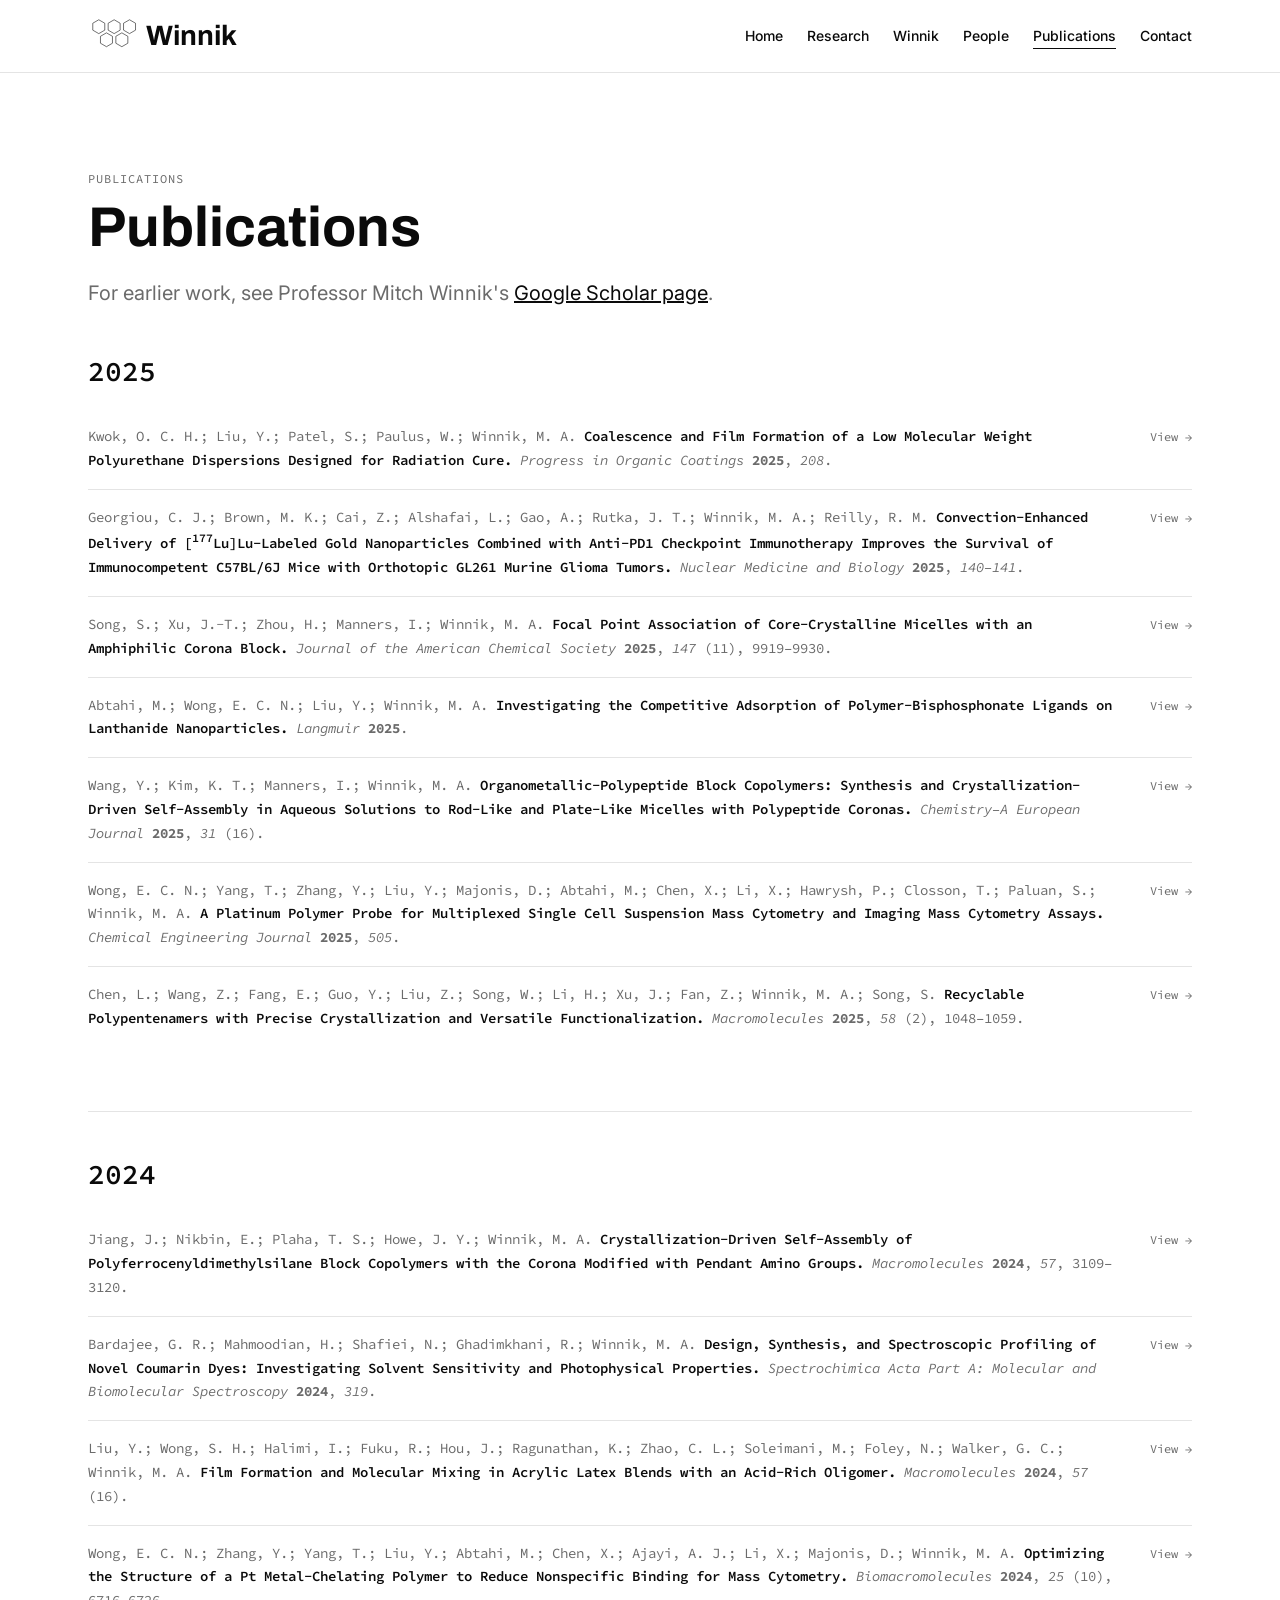
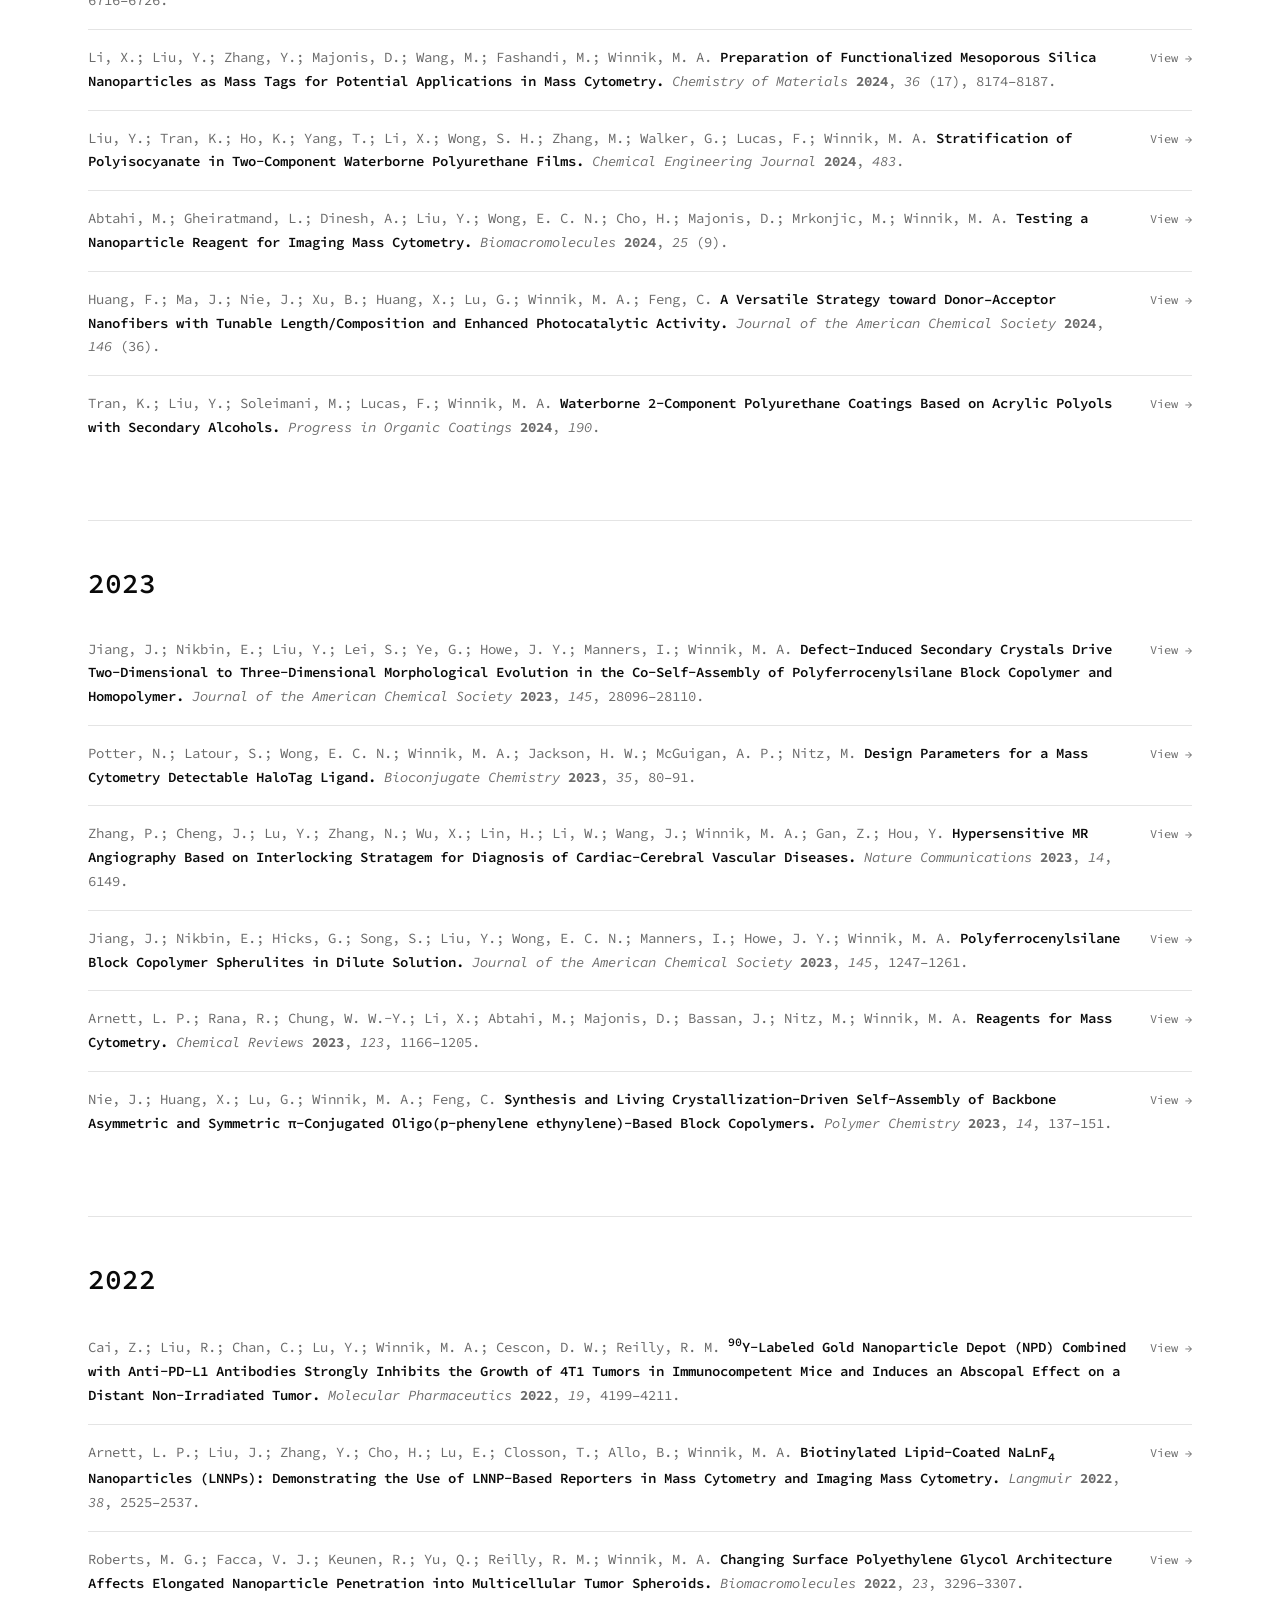
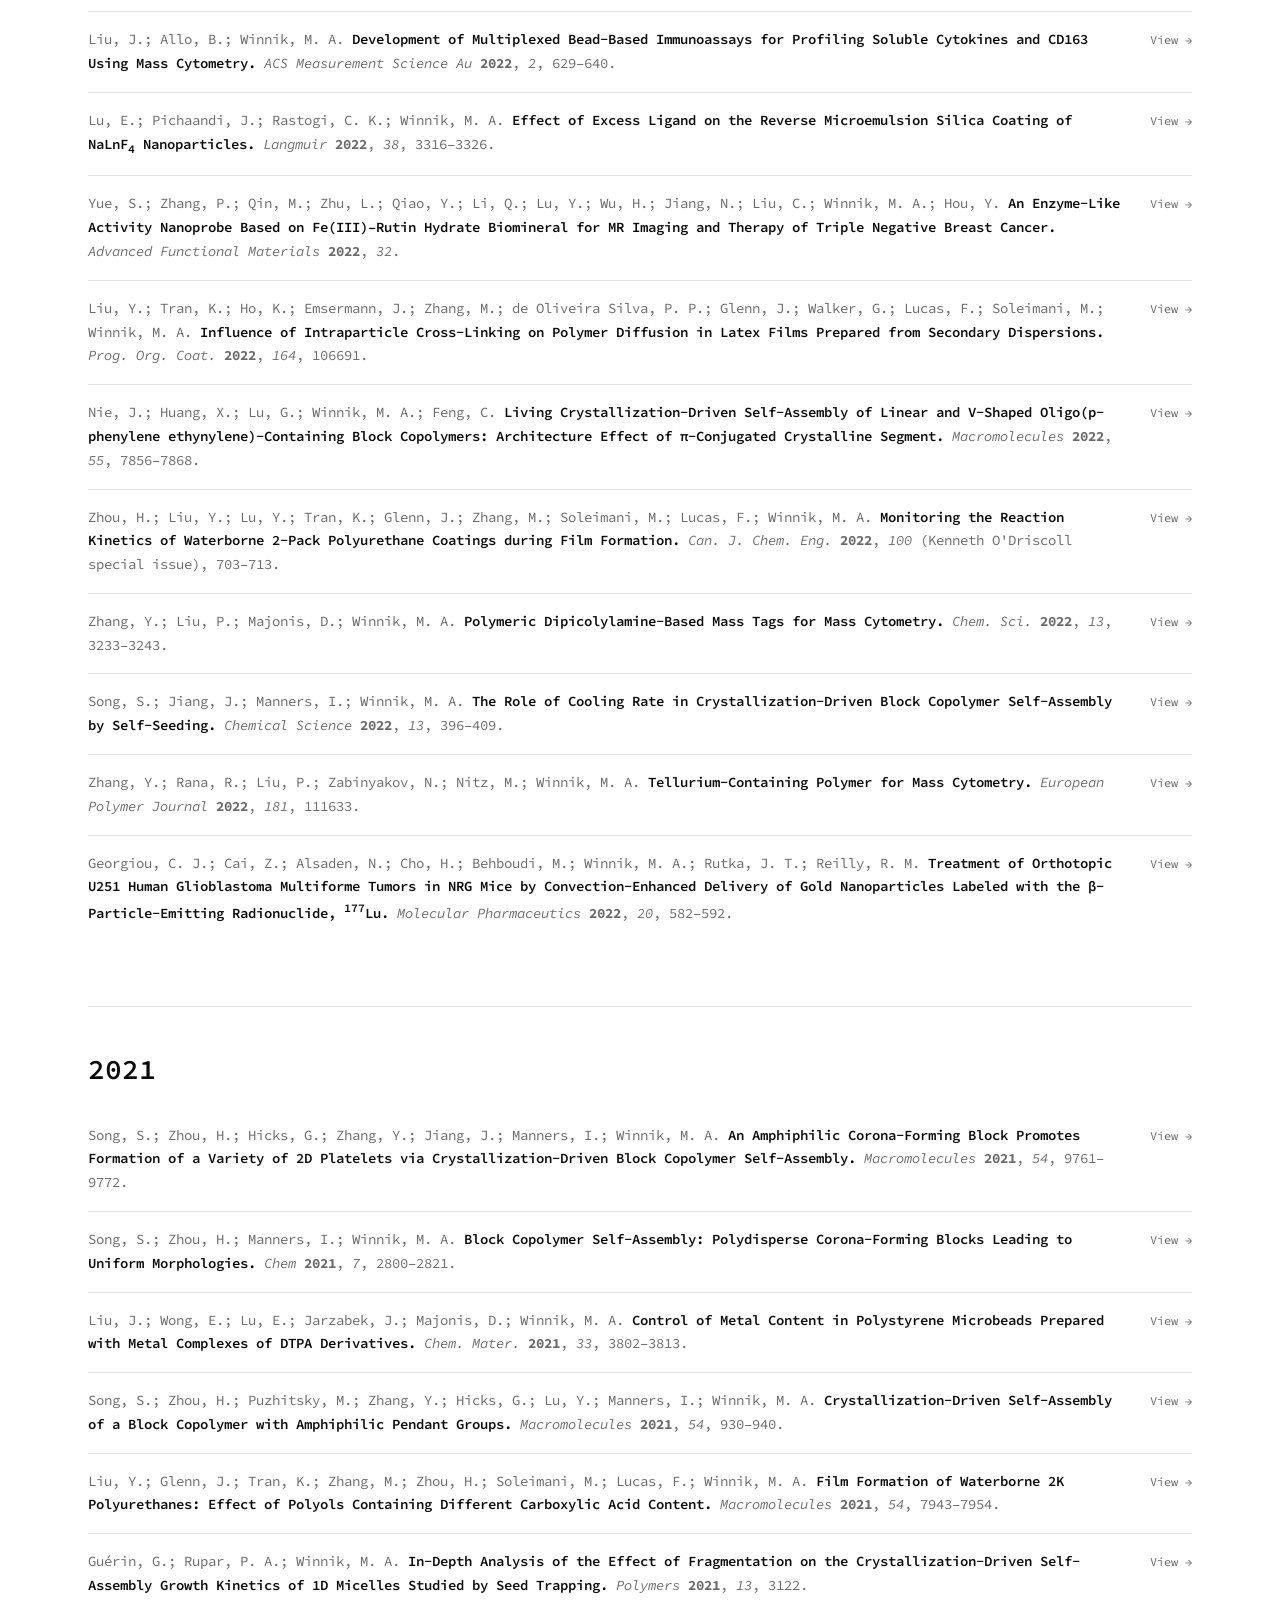
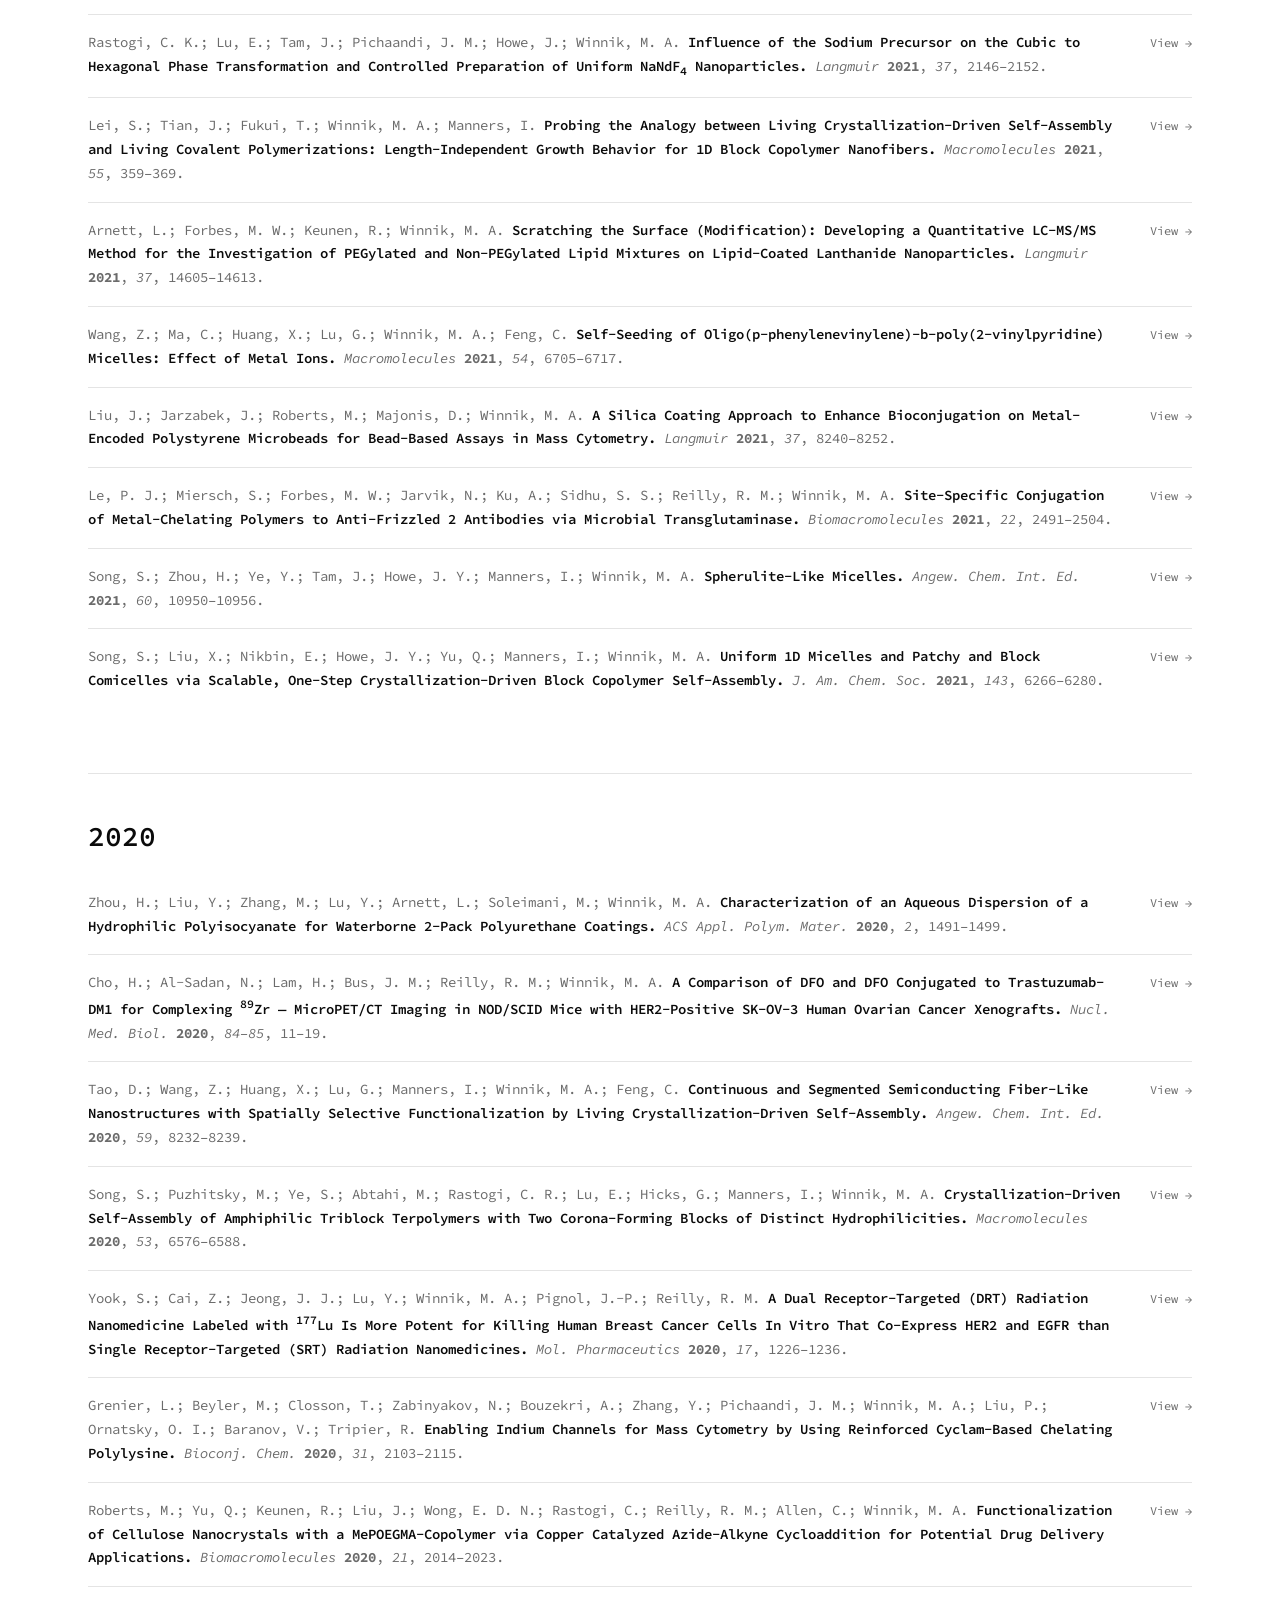
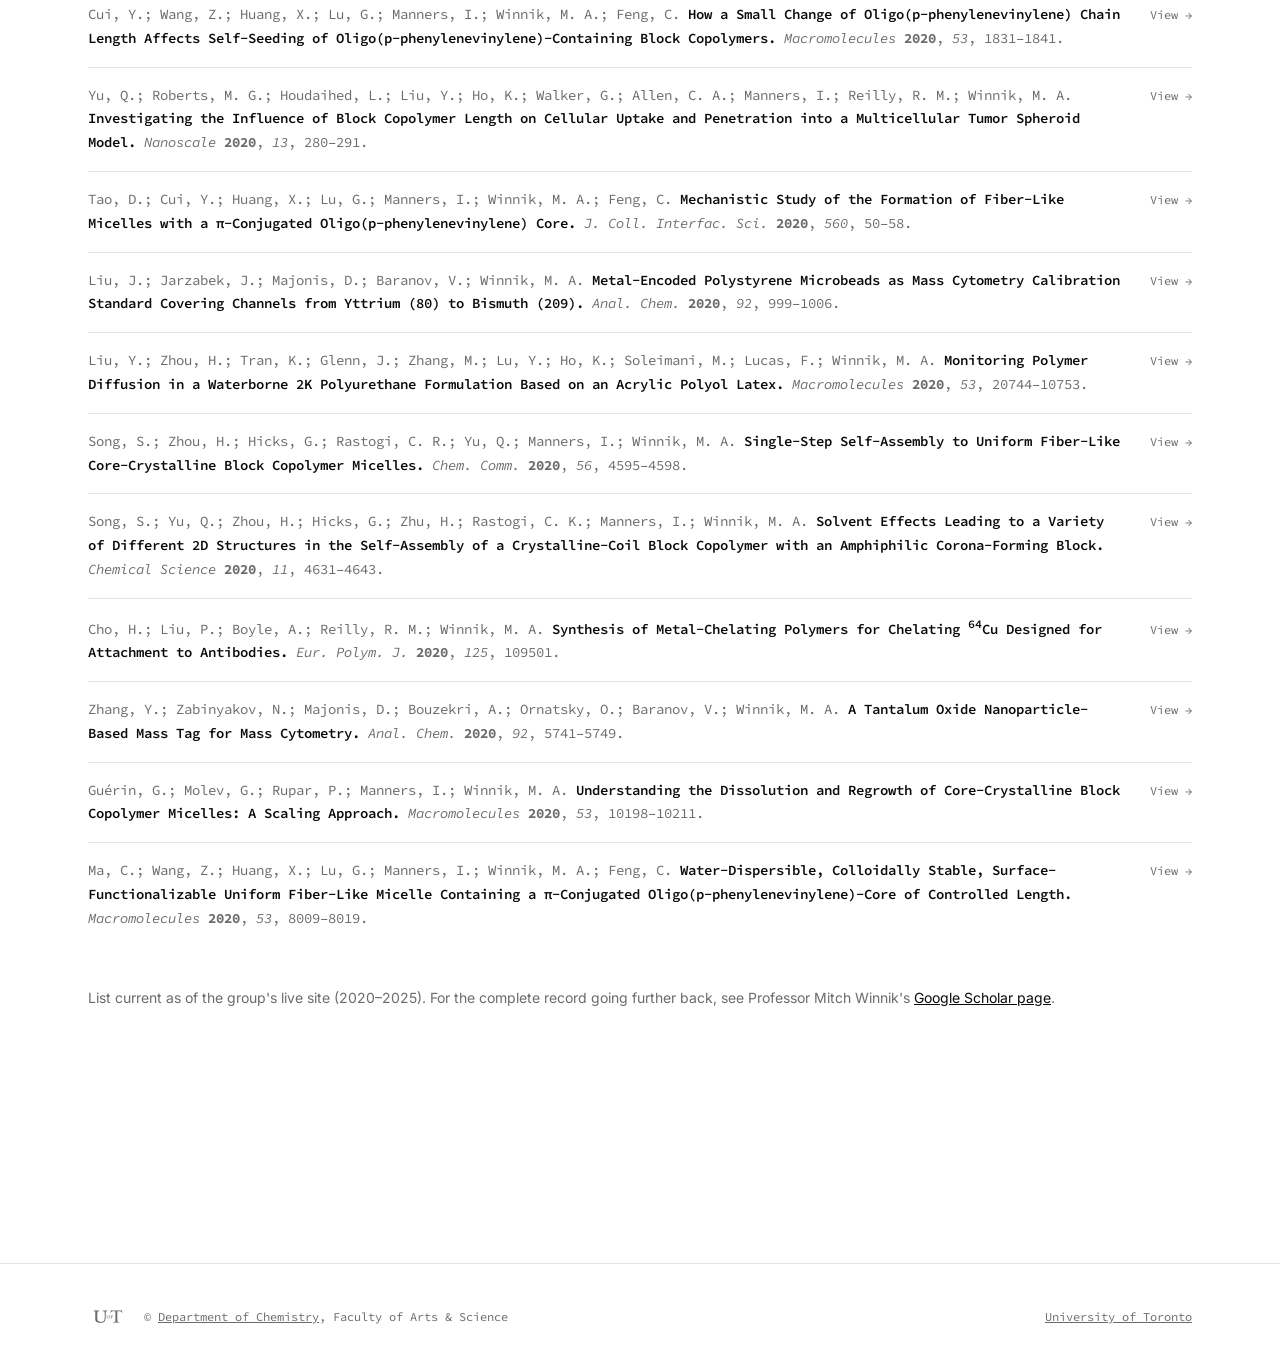
<file: publications.html>
<!doctype html>
<html lang="en">
<head>
  <meta charset="UTF-8" />
  <meta name="viewport" content="width=device-width, initial-scale=1.0" />
  <title>Publications — Winnik Group</title>
  <link rel="preconnect" href="https://fonts.googleapis.com" />
  <link rel="preconnect" href="https://fonts.gstatic.com" crossorigin />
  <link
    href="https://fonts.googleapis.com/css2?family=Inter:wght@400;500;600&family=Archivo:wght@500;600;700&family=Source+Code+Pro:wght@400;500;600&display=swap"
    rel="stylesheet"
  />
  <link rel="stylesheet" href="css/tokens.css" />
  <link rel="stylesheet" href="css/base.css" />
  <link rel="stylesheet" href="css/site.css" />
</head>
<body>
  <a class="skip-link" href="#main">Skip to content</a>

  <header class="site-header">
    <div class="site-header__inner">
      <a class="nav-wordmark" href="index.html">
        <svg class="nav-wordmark__icon" viewBox="0 0 130 90" width="130" height="90" xmlns="http://www.w3.org/2000/svg" stroke="currentColor" stroke-width="1.5" fill="none" stroke-linejoin="round">
          <g transform="translate(28,20)">
            <polygon points="0,-18 15.59,-9 15.59,9 0,18 -15.59,9 -15.59,-9" />
            <polygon points="0,-18 15.59,-9 15.59,9 0,18 -15.59,9 -15.59,-9" transform="translate(20,34)" />
            <polygon points="0,-18 15.59,-9 15.59,9 0,18 -15.59,9 -15.59,-9" transform="translate(40,0)" />
            <polygon points="0,-18 15.59,-9 15.59,9 0,18 -15.59,9 -15.59,-9" transform="translate(60,34)" />
            <polygon points="0,-18 15.59,-9 15.59,9 0,18 -15.59,9 -15.59,-9" transform="translate(80,0)" />
          </g>
        </svg>
        <span>Winnik</span>
      </a>

      <button class="nav-toggle" id="navToggle" aria-expanded="false" aria-controls="navLinks" aria-label="Toggle navigation menu">
        <span class="nav-toggle__bar"></span>
        <span class="nav-toggle__bar"></span>
        <span class="nav-toggle__bar"></span>
      </button>

      <nav class="nav" aria-label="Primary">
        <ul class="nav-links" id="navLinks">
          <li><a href="index.html">Home</a></li>
          <li><a href="research.html">Research</a></li>
          <li><a href="winnik.html">Winnik</a></li>
          <li><a href="people.html">People</a></li>
          <li><a href="publications.html" aria-current="page">Publications</a></li>
          <li><a href="contact.html">Contact</a></li>
        </ul>
      </nav>
    </div>
  </header>

  <main id="main">
    <div class="page-intro">
      <p class="eyebrow-label">Publications</p>
      <h1 class="page-intro__title">Publications</h1>
      <p class="page-intro__subtitle">
        For earlier work, see Professor Mitch Winnik's
        <a href="https://scholar.google.com/citations?user=IhW3uwwAAAAJ&hl=en&inst=315209982802967212" target="_blank" rel="noopener noreferrer" style="white-space: nowrap;">Google Scholar page</a>.
      </p>
    </div>

    <section class="pub-section">
      <h2 class="pub-year">2025</h2>
      <ul class="pub-list">
        <li class="pub-entry">
          <span class="pub-entry__text">Kwok, O. C. H.; Liu, Y.; Patel, S.; Paulus, W.; Winnik, M. A. <strong class="pub-entry__title">Coalescence and Film Formation of a Low Molecular Weight Polyurethane Dispersions Designed for Radiation Cure.</strong> <em>Progress in Organic Coatings</em> <strong>2025</strong>, <em>208</em>.</span>
          <a class="pub-entry__link" href="https://www.sciencedirect.com/science/article/pii/S0300944025004114" target="_blank" rel="noopener noreferrer">View &rarr;</a>
        </li>
        <li class="pub-entry">
          <span class="pub-entry__text">Georgiou, C. J.; Brown, M. K.; Cai, Z.; Alshafai, L.; Gao, A.; Rutka, J. T.; Winnik, M. A.; Reilly, R. M. <strong class="pub-entry__title">Convection-Enhanced Delivery of [<sup>177</sup>Lu]Lu-Labeled Gold Nanoparticles Combined with Anti-PD1 Checkpoint Immunotherapy Improves the Survival of Immunocompetent C57BL/6J Mice with Orthotopic GL261 Murine Glioma Tumors.</strong> <em>Nuclear Medicine and Biology</em> <strong>2025</strong>, <em>140&ndash;141</em>.</span>
          <a class="pub-entry__link" href="https://www.sciencedirect.com/science/article/pii/S0969805124000969?via=ihub" target="_blank" rel="noopener noreferrer">View &rarr;</a>
        </li>
        <li class="pub-entry">
          <span class="pub-entry__text">Song, S.; Xu, J.-T.; Zhou, H.; Manners, I.; Winnik, M. A. <strong class="pub-entry__title">Focal Point Association of Core-Crystalline Micelles with an Amphiphilic Corona Block.</strong> <em>Journal of the American Chemical Society</em> <strong>2025</strong>, <em>147</em> (11), 9919&ndash;9930.</span>
          <a class="pub-entry__link" href="https://pubs.acs.org/doi/10.1021/jacs.5c00926" target="_blank" rel="noopener noreferrer">View &rarr;</a>
        </li>
        <li class="pub-entry">
          <span class="pub-entry__text">Abtahi, M.; Wong, E. C. N.; Liu, Y.; Winnik, M. A. <strong class="pub-entry__title">Investigating the Competitive Adsorption of Polymer-Bisphosphonate Ligands on Lanthanide Nanoparticles.</strong> <em>Langmuir</em> <strong>2025</strong>.</span>
          <a class="pub-entry__link" href="https://pubs.acs.org/doi/10.1021/acs.langmuir.5c00144" target="_blank" rel="noopener noreferrer">View &rarr;</a>
        </li>
        <li class="pub-entry">
          <span class="pub-entry__text">Wang, Y.; Kim, K. T.; Manners, I.; Winnik, M. A. <strong class="pub-entry__title">Organometallic-Polypeptide Block Copolymers: Synthesis and Crystallization-Driven Self-Assembly in Aqueous Solutions to Rod-Like and Plate-Like Micelles with Polypeptide Coronas.</strong> <em>Chemistry&ndash;A European Journal</em> <strong>2025</strong>, <em>31</em> (16).</span>
          <a class="pub-entry__link" href="https://chemistry-europe.onlinelibrary.wiley.com/doi/10.1002/chem.202404386" target="_blank" rel="noopener noreferrer">View &rarr;</a>
        </li>
        <li class="pub-entry">
          <span class="pub-entry__text">Wong, E. C. N.; Yang, T.; Zhang, Y.; Liu, Y.; Majonis, D.; Abtahi, M.; Chen, X.; Li, X.; Hawrysh, P.; Closson, T.; Paluan, S.; Winnik, M. A. <strong class="pub-entry__title">A Platinum Polymer Probe for Multiplexed Single Cell Suspension Mass Cytometry and Imaging Mass Cytometry Assays.</strong> <em>Chemical Engineering Journal</em> <strong>2025</strong>, <em>505</em>.</span>
          <a class="pub-entry__link" href="https://www.sciencedirect.com/science/article/pii/S1385894725005443?via=ihub" target="_blank" rel="noopener noreferrer">View &rarr;</a>
        </li>
        <li class="pub-entry">
          <span class="pub-entry__text">Chen, L.; Wang, Z.; Fang, E.; Guo, Y.; Liu, Z.; Song, W.; Li, H.; Xu, J.; Fan, Z.; Winnik, M. A.; Song, S. <strong class="pub-entry__title">Recyclable Polypentenamers with Precise Crystallization and Versatile Functionalization.</strong> <em>Macromolecules</em> <strong>2025</strong>, <em>58</em> (2), 1048&ndash;1059.</span>
          <a class="pub-entry__link" href="http://dx.doi.org/10.1021/acs.macromol.4c02655" target="_blank" rel="noopener noreferrer">View &rarr;</a>
        </li>
      </ul>

      <h2 class="pub-year">2024</h2>
      <ul class="pub-list">
        <li class="pub-entry">
          <span class="pub-entry__text">Jiang, J.; Nikbin, E.; Plaha, T. S.; Howe, J. Y.; Winnik, M. A. <strong class="pub-entry__title">Crystallization-Driven Self-Assembly of Polyferrocenyldimethylsilane Block Copolymers with the Corona Modified with Pendant Amino Groups.</strong> <em>Macromolecules</em> <strong>2024</strong>, <em>57</em>, 3109&ndash;3120.</span>
          <a class="pub-entry__link" href="http://dx.doi.org/10.1021/acs.macromol.3c02673" target="_blank" rel="noopener noreferrer">View &rarr;</a>
        </li>
        <li class="pub-entry">
          <span class="pub-entry__text">Bardajee, G. R.; Mahmoodian, H.; Shafiei, N.; Ghadimkhani, R.; Winnik, M. A. <strong class="pub-entry__title">Design, Synthesis, and Spectroscopic Profiling of Novel Coumarin Dyes: Investigating Solvent Sensitivity and Photophysical Properties.</strong> <em>Spectrochimica Acta Part A: Molecular and Biomolecular Spectroscopy</em> <strong>2024</strong>, <em>319</em>.</span>
          <a class="pub-entry__link" href="http://dx.doi.org/10.1016/j.saa.2024.124482" target="_blank" rel="noopener noreferrer">View &rarr;</a>
        </li>
        <li class="pub-entry">
          <span class="pub-entry__text">Liu, Y.; Wong, S. H.; Halimi, I.; Fuku, R.; Hou, J.; Ragunathan, K.; Zhao, C. L.; Soleimani, M.; Foley, N.; Walker, G. C.; Winnik, M. A. <strong class="pub-entry__title">Film Formation and Molecular Mixing in Acrylic Latex Blends with an Acid-Rich Oligomer.</strong> <em>Macromolecules</em> <strong>2024</strong>, <em>57</em> (16).</span>
          <a class="pub-entry__link" href="http://dx.doi.org/10.1021/acs.macromol.4c01002" target="_blank" rel="noopener noreferrer">View &rarr;</a>
        </li>
        <li class="pub-entry">
          <span class="pub-entry__text">Wong, E. C. N.; Zhang, Y.; Yang, T.; Liu, Y.; Abtahi, M.; Chen, X.; Ajayi, A. J.; Li, X.; Majonis, D.; Winnik, M. A. <strong class="pub-entry__title">Optimizing the Structure of a Pt Metal-Chelating Polymer to Reduce Nonspecific Binding for Mass Cytometry.</strong> <em>Biomacromolecules</em> <strong>2024</strong>, <em>25</em> (10), 6716&ndash;6726.</span>
          <a class="pub-entry__link" href="http://dx.doi.org/10.1016/j.cej.2025.159745" target="_blank" rel="noopener noreferrer">View &rarr;</a>
        </li>
        <li class="pub-entry">
          <span class="pub-entry__text">Li, X.; Liu, Y.; Zhang, Y.; Majonis, D.; Wang, M.; Fashandi, M.; Winnik, M. A. <strong class="pub-entry__title">Preparation of Functionalized Mesoporous Silica Nanoparticles as Mass Tags for Potential Applications in Mass Cytometry.</strong> <em>Chemistry of Materials</em> <strong>2024</strong>, <em>36</em> (17), 8174&ndash;8187.</span>
          <a class="pub-entry__link" href="http://dx.doi.org/10.1021/acs.chemmater.4c00573" target="_blank" rel="noopener noreferrer">View &rarr;</a>
        </li>
        <li class="pub-entry">
          <span class="pub-entry__text">Liu, Y.; Tran, K.; Ho, K.; Yang, T.; Li, X.; Wong, S. H.; Zhang, M.; Walker, G.; Lucas, F.; Winnik, M. A. <strong class="pub-entry__title">Stratification of Polyisocyanate in Two-Component Waterborne Polyurethane Films.</strong> <em>Chemical Engineering Journal</em> <strong>2024</strong>, <em>483</em>.</span>
          <a class="pub-entry__link" href="http://dx.doi.org/10.1016/j.cej.2024.14898" target="_blank" rel="noopener noreferrer">View &rarr;</a>
        </li>
        <li class="pub-entry">
          <span class="pub-entry__text">Abtahi, M.; Gheiratmand, L.; Dinesh, A.; Liu, Y.; Wong, E. C. N.; Cho, H.; Majonis, D.; Mrkonjic, M.; Winnik, M. A. <strong class="pub-entry__title">Testing a Nanoparticle Reagent for Imaging Mass Cytometry.</strong> <em>Biomacromolecules</em> <strong>2024</strong>, <em>25</em> (9).</span>
          <a class="pub-entry__link" href="http://dx.doi.org/10.1021/acs.biomac.4c00801" target="_blank" rel="noopener noreferrer">View &rarr;</a>
        </li>
        <li class="pub-entry">
          <span class="pub-entry__text">Huang, F.; Ma, J.; Nie, J.; Xu, B.; Huang, X.; Lu, G.; Winnik, M. A.; Feng, C. <strong class="pub-entry__title">A Versatile Strategy toward Donor&ndash;Acceptor Nanofibers with Tunable Length/Composition and Enhanced Photocatalytic Activity.</strong> <em>Journal of the American Chemical Society</em> <strong>2024</strong>, <em>146</em> (36).</span>
          <a class="pub-entry__link" href="http://dx.doi.org/10.1021/jacs.4c08415" target="_blank" rel="noopener noreferrer">View &rarr;</a>
        </li>
        <li class="pub-entry">
          <span class="pub-entry__text">Tran, K.; Liu, Y.; Soleimani, M.; Lucas, F.; Winnik, M. A. <strong class="pub-entry__title">Waterborne 2-Component Polyurethane Coatings Based on Acrylic Polyols with Secondary Alcohols.</strong> <em>Progress in Organic Coatings</em> <strong>2024</strong>, <em>190</em>.</span>
          <a class="pub-entry__link" href="http://dx.doi.org/10.1016/j.porgcoat.2024.108374" target="_blank" rel="noopener noreferrer">View &rarr;</a>
        </li>
      </ul>

      <h2 class="pub-year">2023</h2>
      <ul class="pub-list">
        <li class="pub-entry">
          <span class="pub-entry__text">Jiang, J.; Nikbin, E.; Liu, Y.; Lei, S.; Ye, G.; Howe, J. Y.; Manners, I.; Winnik, M. A. <strong class="pub-entry__title">Defect-Induced Secondary Crystals Drive Two-Dimensional to Three-Dimensional Morphological Evolution in the Co-Self-Assembly of Polyferrocenylsilane Block Copolymer and Homopolymer.</strong> <em>Journal of the American Chemical Society</em> <strong>2023</strong>, <em>145</em>, 28096&ndash;28110.</span>
          <a class="pub-entry__link" href="http://dx.doi.org/10.1021/jacs.3c09791" target="_blank" rel="noopener noreferrer">View &rarr;</a>
        </li>
        <li class="pub-entry">
          <span class="pub-entry__text">Potter, N.; Latour, S.; Wong, E. C. N.; Winnik, M. A.; Jackson, H. W.; McGuigan, A. P.; Nitz, M. <strong class="pub-entry__title">Design Parameters for a Mass Cytometry Detectable HaloTag Ligand.</strong> <em>Bioconjugate Chemistry</em> <strong>2023</strong>, <em>35</em>, 80&ndash;91.</span>
          <a class="pub-entry__link" href="http://dx.doi.org/10.1021/acs.bioconjchem.3c00434" target="_blank" rel="noopener noreferrer">View &rarr;</a>
        </li>
        <li class="pub-entry">
          <span class="pub-entry__text">Zhang, P.; Cheng, J.; Lu, Y.; Zhang, N.; Wu, X.; Lin, H.; Li, W.; Wang, J.; Winnik, M. A.; Gan, Z.; Hou, Y. <strong class="pub-entry__title">Hypersensitive MR Angiography Based on Interlocking Stratagem for Diagnosis of Cardiac-Cerebral Vascular Diseases.</strong> <em>Nature Communications</em> <strong>2023</strong>, <em>14</em>, 6149.</span>
          <a class="pub-entry__link" href="http://dx.doi.org/10.1038/s41467-023-41783-9" target="_blank" rel="noopener noreferrer">View &rarr;</a>
        </li>
        <li class="pub-entry">
          <span class="pub-entry__text">Jiang, J.; Nikbin, E.; Hicks, G.; Song, S.; Liu, Y.; Wong, E. C. N.; Manners, I.; Howe, J. Y.; Winnik, M. A. <strong class="pub-entry__title">Polyferrocenylsilane Block Copolymer Spherulites in Dilute Solution.</strong> <em>Journal of the American Chemical Society</em> <strong>2023</strong>, <em>145</em>, 1247&ndash;1261.</span>
          <a class="pub-entry__link" href="http://dx.doi.org/10.1021/jacs.2c11119" target="_blank" rel="noopener noreferrer">View &rarr;</a>
        </li>
        <li class="pub-entry">
          <span class="pub-entry__text">Arnett, L. P.; Rana, R.; Chung, W. W.-Y.; Li, X.; Abtahi, M.; Majonis, D.; Bassan, J.; Nitz, M.; Winnik, M. A. <strong class="pub-entry__title">Reagents for Mass Cytometry.</strong> <em>Chemical Reviews</em> <strong>2023</strong>, <em>123</em>, 1166&ndash;1205.</span>
          <a class="pub-entry__link" href="http://dx.doi.org/10.1021/acs.chemrev.2c00350" target="_blank" rel="noopener noreferrer">View &rarr;</a>
        </li>
        <li class="pub-entry">
          <span class="pub-entry__text">Nie, J.; Huang, X.; Lu, G.; Winnik, M. A.; Feng, C. <strong class="pub-entry__title">Synthesis and Living Crystallization-Driven Self-Assembly of Backbone Asymmetric and Symmetric &pi;-Conjugated Oligo(p-phenylene ethynylene)-Based Block Copolymers.</strong> <em>Polymer Chemistry</em> <strong>2023</strong>, <em>14</em>, 137&ndash;151.</span>
          <a class="pub-entry__link" href="http://dx.doi.org/10.1039/d2py01225a" target="_blank" rel="noopener noreferrer">View &rarr;</a>
        </li>
      </ul>

      <h2 class="pub-year">2022</h2>
      <ul class="pub-list">
        <li class="pub-entry">
          <span class="pub-entry__text">Cai, Z.; Liu, R.; Chan, C.; Lu, Y.; Winnik, M. A.; Cescon, D. W.; Reilly, R. M. <strong class="pub-entry__title"><sup>90</sup>Y-Labeled Gold Nanoparticle Depot (NPD) Combined with Anti-PD-L1 Antibodies Strongly Inhibits the Growth of 4T1 Tumors in Immunocompetent Mice and Induces an Abscopal Effect on a Distant Non-Irradiated Tumor.</strong> <em>Molecular Pharmaceutics</em> <strong>2022</strong>, <em>19</em>, 4199&ndash;4211.</span>
          <a class="pub-entry__link" href="http://dx.doi.org/10.1021/acs.molpharmaceut.2c00572" target="_blank" rel="noopener noreferrer">View &rarr;</a>
        </li>
        <li class="pub-entry">
          <span class="pub-entry__text">Arnett, L. P.; Liu, J.; Zhang, Y.; Cho, H.; Lu, E.; Closson, T.; Allo, B.; Winnik, M. A. <strong class="pub-entry__title">Biotinylated Lipid-Coated NaLnF<sub>4</sub> Nanoparticles (LNNPs): Demonstrating the Use of LNNP-Based Reporters in Mass Cytometry and Imaging Mass Cytometry.</strong> <em>Langmuir</em> <strong>2022</strong>, <em>38</em>, 2525&ndash;2537.</span>
          <a class="pub-entry__link" href="http://dx.doi.org/10.1021/acs.langmuir.1c03002" target="_blank" rel="noopener noreferrer">View &rarr;</a>
        </li>
        <li class="pub-entry">
          <span class="pub-entry__text">Roberts, M. G.; Facca, V. J.; Keunen, R.; Yu, Q.; Reilly, R. M.; Winnik, M. A. <strong class="pub-entry__title">Changing Surface Polyethylene Glycol Architecture Affects Elongated Nanoparticle Penetration into Multicellular Tumor Spheroids.</strong> <em>Biomacromolecules</em> <strong>2022</strong>, <em>23</em>, 3296&ndash;3307.</span>
          <a class="pub-entry__link" href="http://dx.doi.org/10.1021/acs.biomac.2c00386" target="_blank" rel="noopener noreferrer">View &rarr;</a>
        </li>
        <li class="pub-entry">
          <span class="pub-entry__text">Liu, J.; Allo, B.; Winnik, M. A. <strong class="pub-entry__title">Development of Multiplexed Bead-Based Immunoassays for Profiling Soluble Cytokines and CD163 Using Mass Cytometry.</strong> <em>ACS Measurement Science Au</em> <strong>2022</strong>, <em>2</em>, 629&ndash;640.</span>
          <a class="pub-entry__link" href="http://dx.doi.org/10.1021/acsmeasuresciau.2c00038" target="_blank" rel="noopener noreferrer">View &rarr;</a>
        </li>
        <li class="pub-entry">
          <span class="pub-entry__text">Lu, E.; Pichaandi, J.; Rastogi, C. K.; Winnik, M. A. <strong class="pub-entry__title">Effect of Excess Ligand on the Reverse Microemulsion Silica Coating of NaLnF<sub>4</sub> Nanoparticles.</strong> <em>Langmuir</em> <strong>2022</strong>, <em>38</em>, 3316&ndash;3326.</span>
          <a class="pub-entry__link" href="http://dx.doi.org/10.1021/acs.langmuir.2c00372" target="_blank" rel="noopener noreferrer">View &rarr;</a>
        </li>
        <li class="pub-entry">
          <span class="pub-entry__text">Yue, S.; Zhang, P.; Qin, M.; Zhu, L.; Qiao, Y.; Li, Q.; Lu, Y.; Wu, H.; Jiang, N.; Liu, C.; Winnik, M. A.; Hou, Y. <strong class="pub-entry__title">An Enzyme-Like Activity Nanoprobe Based on Fe(III)&ndash;Rutin Hydrate Biomineral for MR Imaging and Therapy of Triple Negative Breast Cancer.</strong> <em>Advanced Functional Materials</em> <strong>2022</strong>, <em>32</em>.</span>
          <a class="pub-entry__link" href="http://dx.doi.org/10.1002/adfm.202202848" target="_blank" rel="noopener noreferrer">View &rarr;</a>
        </li>
        <li class="pub-entry">
          <span class="pub-entry__text">Liu, Y.; Tran, K.; Ho, K.; Emsermann, J.; Zhang, M.; de Oliveira Silva, P. P.; Glenn, J.; Walker, G.; Lucas, F.; Soleimani, M.; Winnik, M. A. <strong class="pub-entry__title">Influence of Intraparticle Cross-Linking on Polymer Diffusion in Latex Films Prepared from Secondary Dispersions.</strong> <em>Prog. Org. Coat.</em> <strong>2022</strong>, <em>164</em>, 106691.</span>
          <a class="pub-entry__link" href="http://dx.doi.org/10.1016/j.porgcoat.2021.106691" target="_blank" rel="noopener noreferrer">View &rarr;</a>
        </li>
        <li class="pub-entry">
          <span class="pub-entry__text">Nie, J.; Huang, X.; Lu, G.; Winnik, M. A.; Feng, C. <strong class="pub-entry__title">Living Crystallization-Driven Self-Assembly of Linear and V-Shaped Oligo(p-phenylene ethynylene)-Containing Block Copolymers: Architecture Effect of &pi;-Conjugated Crystalline Segment.</strong> <em>Macromolecules</em> <strong>2022</strong>, <em>55</em>, 7856&ndash;7868.</span>
          <a class="pub-entry__link" href="http://dx.doi.org/10.1021/acs.macromol.2c01273" target="_blank" rel="noopener noreferrer">View &rarr;</a>
        </li>
        <li class="pub-entry">
          <span class="pub-entry__text">Zhou, H.; Liu, Y.; Lu, Y.; Tran, K.; Glenn, J.; Zhang, M.; Soleimani, M.; Lucas, F.; Winnik, M. A. <strong class="pub-entry__title">Monitoring the Reaction Kinetics of Waterborne 2-Pack Polyurethane Coatings during Film Formation.</strong> <em>Can. J. Chem. Eng.</em> <strong>2022</strong>, <em>100</em> (Kenneth O'Driscoll special issue), 703&ndash;713.</span>
          <a class="pub-entry__link" href="http://dx.doi.org/10.1002/cjce.24287" target="_blank" rel="noopener noreferrer">View &rarr;</a>
        </li>
        <li class="pub-entry">
          <span class="pub-entry__text">Zhang, Y.; Liu, P.; Majonis, D.; Winnik, M. A. <strong class="pub-entry__title">Polymeric Dipicolylamine-Based Mass Tags for Mass Cytometry.</strong> <em>Chem. Sci.</em> <strong>2022</strong>, <em>13</em>, 3233&ndash;3243.</span>
          <a class="pub-entry__link" href="http://dx.doi.org/10.1039/D2SC00595F" target="_blank" rel="noopener noreferrer">View &rarr;</a>
        </li>
        <li class="pub-entry">
          <span class="pub-entry__text">Song, S.; Jiang, J.; Manners, I.; Winnik, M. A. <strong class="pub-entry__title">The Role of Cooling Rate in Crystallization-Driven Block Copolymer Self-Assembly by Self-Seeding.</strong> <em>Chemical Science</em> <strong>2022</strong>, <em>13</em>, 396&ndash;409.</span>
          <a class="pub-entry__link" href="http://dx.doi.org/10.1039/d1sc05937h" target="_blank" rel="noopener noreferrer">View &rarr;</a>
        </li>
        <li class="pub-entry">
          <span class="pub-entry__text">Zhang, Y.; Rana, R.; Liu, P.; Zabinyakov, N.; Nitz, M.; Winnik, M. A. <strong class="pub-entry__title">Tellurium-Containing Polymer for Mass Cytometry.</strong> <em>European Polymer Journal</em> <strong>2022</strong>, <em>181</em>, 111633.</span>
          <a class="pub-entry__link" href="http://dx.doi.org/10.1016/j.eurpolymj.2022.111633" target="_blank" rel="noopener noreferrer">View &rarr;</a>
        </li>
        <li class="pub-entry">
          <span class="pub-entry__text">Georgiou, C. J.; Cai, Z.; Alsaden, N.; Cho, H.; Behboudi, M.; Winnik, M. A.; Rutka, J. T.; Reilly, R. M. <strong class="pub-entry__title">Treatment of Orthotopic U251 Human Glioblastoma Multiforme Tumors in NRG Mice by Convection-Enhanced Delivery of Gold Nanoparticles Labeled with the &beta;-Particle-Emitting Radionuclide, <sup>177</sup>Lu.</strong> <em>Molecular Pharmaceutics</em> <strong>2022</strong>, <em>20</em>, 582&ndash;592.</span>
          <a class="pub-entry__link" href="http://dx.doi.org/10.1021/acs.molpharmaceut.2c00815" target="_blank" rel="noopener noreferrer">View &rarr;</a>
        </li>
      </ul>

      <h2 class="pub-year">2021</h2>
      <ul class="pub-list">
        <li class="pub-entry">
          <span class="pub-entry__text">Song, S.; Zhou, H.; Hicks, G.; Zhang, Y.; Jiang, J.; Manners, I.; Winnik, M. A. <strong class="pub-entry__title">An Amphiphilic Corona-Forming Block Promotes Formation of a Variety of 2D Platelets via Crystallization-Driven Block Copolymer Self-Assembly.</strong> <em>Macromolecules</em> <strong>2021</strong>, <em>54</em>, 9761&ndash;9772.</span>
          <a class="pub-entry__link" href="http://dx.doi.org/10.1021/acs.macromol.1c01715" target="_blank" rel="noopener noreferrer">View &rarr;</a>
        </li>
        <li class="pub-entry">
          <span class="pub-entry__text">Song, S.; Zhou, H.; Manners, I.; Winnik, M. A. <strong class="pub-entry__title">Block Copolymer Self-Assembly: Polydisperse Corona-Forming Blocks Leading to Uniform Morphologies.</strong> <em>Chem</em> <strong>2021</strong>, <em>7</em>, 2800&ndash;2821.</span>
          <a class="pub-entry__link" href="http://dx.doi.org/10.1016/j.chempr.2021.08.003" target="_blank" rel="noopener noreferrer">View &rarr;</a>
        </li>
        <li class="pub-entry">
          <span class="pub-entry__text">Liu, J.; Wong, E.; Lu, E.; Jarzabek, J.; Majonis, D.; Winnik, M. A. <strong class="pub-entry__title">Control of Metal Content in Polystyrene Microbeads Prepared with Metal Complexes of DTPA Derivatives.</strong> <em>Chem. Mater.</em> <strong>2021</strong>, <em>33</em>, 3802&ndash;3813.</span>
          <a class="pub-entry__link" href="http://dx.doi.org/10.1021/acs.chemmater.1c00963" target="_blank" rel="noopener noreferrer">View &rarr;</a>
        </li>
        <li class="pub-entry">
          <span class="pub-entry__text">Song, S.; Zhou, H.; Puzhitsky, M.; Zhang, Y.; Hicks, G.; Lu, Y.; Manners, I.; Winnik, M. A. <strong class="pub-entry__title">Crystallization-Driven Self-Assembly of a Block Copolymer with Amphiphilic Pendant Groups.</strong> <em>Macromolecules</em> <strong>2021</strong>, <em>54</em>, 930&ndash;940.</span>
          <a class="pub-entry__link" href="http://dx.doi.org/10.1021/acs.macromol.0c02521" target="_blank" rel="noopener noreferrer">View &rarr;</a>
        </li>
        <li class="pub-entry">
          <span class="pub-entry__text">Liu, Y.; Glenn, J.; Tran, K.; Zhang, M.; Zhou, H.; Soleimani, M.; Lucas, F.; Winnik, M. A. <strong class="pub-entry__title">Film Formation of Waterborne 2K Polyurethanes: Effect of Polyols Containing Different Carboxylic Acid Content.</strong> <em>Macromolecules</em> <strong>2021</strong>, <em>54</em>, 7943&ndash;7954.</span>
          <a class="pub-entry__link" href="http://dx.doi.org/10.1021/acs.macromol" target="_blank" rel="noopener noreferrer">View &rarr;</a>
        </li>
        <li class="pub-entry">
          <span class="pub-entry__text">Gu&eacute;rin, G.; Rupar, P. A.; Winnik, M. A. <strong class="pub-entry__title">In-Depth Analysis of the Effect of Fragmentation on the Crystallization-Driven Self-Assembly Growth Kinetics of 1D Micelles Studied by Seed Trapping.</strong> <em>Polymers</em> <strong>2021</strong>, <em>13</em>, 3122.</span>
          <a class="pub-entry__link" href="http://dx.doi.org/10.3390/polym13183122" target="_blank" rel="noopener noreferrer">View &rarr;</a>
        </li>
        <li class="pub-entry">
          <span class="pub-entry__text">Rastogi, C. K.; Lu, E.; Tam, J.; Pichaandi, J. M.; Howe, J.; Winnik, M. A. <strong class="pub-entry__title">Influence of the Sodium Precursor on the Cubic to Hexagonal Phase Transformation and Controlled Preparation of Uniform NaNdF<sub>4</sub> Nanoparticles.</strong> <em>Langmuir</em> <strong>2021</strong>, <em>37</em>, 2146&ndash;2152.</span>
          <a class="pub-entry__link" href="http://dx.doi.org/10.1021/acs.langmuir.0c03346" target="_blank" rel="noopener noreferrer">View &rarr;</a>
        </li>
        <li class="pub-entry">
          <span class="pub-entry__text">Lei, S.; Tian, J.; Fukui, T.; Winnik, M. A.; Manners, I. <strong class="pub-entry__title">Probing the Analogy between Living Crystallization-Driven Self-Assembly and Living Covalent Polymerizations: Length-Independent Growth Behavior for 1D Block Copolymer Nanofibers.</strong> <em>Macromolecules</em> <strong>2021</strong>, <em>55</em>, 359&ndash;369.</span>
          <a class="pub-entry__link" href="http://dx.doi.org/10.1021/acs.macromol.1c02241" target="_blank" rel="noopener noreferrer">View &rarr;</a>
        </li>
        <li class="pub-entry">
          <span class="pub-entry__text">Arnett, L.; Forbes, M. W.; Keunen, R.; Winnik, M. A. <strong class="pub-entry__title">Scratching the Surface (Modification): Developing a Quantitative LC-MS/MS Method for the Investigation of PEGylated and Non-PEGylated Lipid Mixtures on Lipid-Coated Lanthanide Nanoparticles.</strong> <em>Langmuir</em> <strong>2021</strong>, <em>37</em>, 14605&ndash;14613.</span>
          <a class="pub-entry__link" href="http://dx.doi.org/10.1021/acs.langmuir.1c02260" target="_blank" rel="noopener noreferrer">View &rarr;</a>
        </li>
        <li class="pub-entry">
          <span class="pub-entry__text">Wang, Z.; Ma, C.; Huang, X.; Lu, G.; Winnik, M. A.; Feng, C. <strong class="pub-entry__title">Self-Seeding of Oligo(p-phenylenevinylene)-b-poly(2-vinylpyridine) Micelles: Effect of Metal Ions.</strong> <em>Macromolecules</em> <strong>2021</strong>, <em>54</em>, 6705&ndash;6717.</span>
          <a class="pub-entry__link" href="http://dx.doi.org/10.1021/acs.macromol.1c00965" target="_blank" rel="noopener noreferrer">View &rarr;</a>
        </li>
        <li class="pub-entry">
          <span class="pub-entry__text">Liu, J.; Jarzabek, J.; Roberts, M.; Majonis, D.; Winnik, M. A. <strong class="pub-entry__title">A Silica Coating Approach to Enhance Bioconjugation on Metal-Encoded Polystyrene Microbeads for Bead-Based Assays in Mass Cytometry.</strong> <em>Langmuir</em> <strong>2021</strong>, <em>37</em>, 8240&ndash;8252.</span>
          <a class="pub-entry__link" href="http://dx.doi.org/10.1021/acs.langmuir.1c00954" target="_blank" rel="noopener noreferrer">View &rarr;</a>
        </li>
        <li class="pub-entry">
          <span class="pub-entry__text">Le, P. J.; Miersch, S.; Forbes, M. W.; Jarvik, N.; Ku, A.; Sidhu, S. S.; Reilly, R. M.; Winnik, M. A. <strong class="pub-entry__title">Site-Specific Conjugation of Metal-Chelating Polymers to Anti-Frizzled 2 Antibodies via Microbial Transglutaminase.</strong> <em>Biomacromolecules</em> <strong>2021</strong>, <em>22</em>, 2491&ndash;2504.</span>
          <a class="pub-entry__link" href="http://dx.doi.org/10.1021/acs.biomac.1c00246" target="_blank" rel="noopener noreferrer">View &rarr;</a>
        </li>
        <li class="pub-entry">
          <span class="pub-entry__text">Song, S.; Zhou, H.; Ye, Y.; Tam, J.; Howe, J. Y.; Manners, I.; Winnik, M. A. <strong class="pub-entry__title">Spherulite-Like Micelles.</strong> <em>Angew. Chem. Int. Ed.</em> <strong>2021</strong>, <em>60</em>, 10950&ndash;10956.</span>
          <a class="pub-entry__link" href="http://dx.doi.org/10.1002/anie.202101177" target="_blank" rel="noopener noreferrer">View &rarr;</a>
        </li>
        <li class="pub-entry">
          <span class="pub-entry__text">Song, S.; Liu, X.; Nikbin, E.; Howe, J. Y.; Yu, Q.; Manners, I.; Winnik, M. A. <strong class="pub-entry__title">Uniform 1D Micelles and Patchy and Block Comicelles via Scalable, One-Step Crystallization-Driven Block Copolymer Self-Assembly.</strong> <em>J. Am. Chem. Soc.</em> <strong>2021</strong>, <em>143</em>, 6266&ndash;6280.</span>
          <a class="pub-entry__link" href="http://dx.doi.org/10.1021/jacs.1c02395" target="_blank" rel="noopener noreferrer">View &rarr;</a>
        </li>
      </ul>

      <h2 class="pub-year">2020</h2>
      <ul class="pub-list">
        <li class="pub-entry">
          <span class="pub-entry__text">Zhou, H.; Liu, Y.; Zhang, M.; Lu, Y.; Arnett, L.; Soleimani, M.; Winnik, M. A. <strong class="pub-entry__title">Characterization of an Aqueous Dispersion of a Hydrophilic Polyisocyanate for Waterborne 2-Pack Polyurethane Coatings.</strong> <em>ACS Appl. Polym. Mater.</em> <strong>2020</strong>, <em>2</em>, 1491&ndash;1499.</span>
          <a class="pub-entry__link" href="http://dx.doi.org/10.1021/acsapm.9b01173" target="_blank" rel="noopener noreferrer">View &rarr;</a>
        </li>
        <li class="pub-entry">
          <span class="pub-entry__text">Cho, H.; Al-Sadan, N.; Lam, H.; Bus, J. M.; Reilly, R. M.; Winnik, M. A. <strong class="pub-entry__title">A Comparison of DFO and DFO Conjugated to Trastuzumab-DM1 for Complexing <sup>89</sup>Zr &mdash; MicroPET/CT Imaging in NOD/SCID Mice with HER2-Positive SK-OV-3 Human Ovarian Cancer Xenografts.</strong> <em>Nucl. Med. Biol.</em> <strong>2020</strong>, <em>84&ndash;85</em>, 11&ndash;19.</span>
          <a class="pub-entry__link" href="http://dx.doi.org/10.1016/j.nucmedbio.2019.12.009" target="_blank" rel="noopener noreferrer">View &rarr;</a>
        </li>
        <li class="pub-entry">
          <span class="pub-entry__text">Tao, D.; Wang, Z.; Huang, X.; Lu, G.; Manners, I.; Winnik, M. A.; Feng, C. <strong class="pub-entry__title">Continuous and Segmented Semiconducting Fiber-Like Nanostructures with Spatially Selective Functionalization by Living Crystallization-Driven Self-Assembly.</strong> <em>Angew. Chem. Int. Ed.</em> <strong>2020</strong>, <em>59</em>, 8232&ndash;8239.</span>
          <a class="pub-entry__link" href="http://dx.doi.org/10.1002/anie.202000327" target="_blank" rel="noopener noreferrer">View &rarr;</a>
        </li>
        <li class="pub-entry">
          <span class="pub-entry__text">Song, S.; Puzhitsky, M.; Ye, S.; Abtahi, M.; Rastogi, C. R.; Lu, E.; Hicks, G.; Manners, I.; Winnik, M. A. <strong class="pub-entry__title">Crystallization-Driven Self-Assembly of Amphiphilic Triblock Terpolymers with Two Corona-Forming Blocks of Distinct Hydrophilicities.</strong> <em>Macromolecules</em> <strong>2020</strong>, <em>53</em>, 6576&ndash;6588.</span>
          <a class="pub-entry__link" href="http://dx.doi.org/10.1021/acs.macromol.0c01414" target="_blank" rel="noopener noreferrer">View &rarr;</a>
        </li>
        <li class="pub-entry">
          <span class="pub-entry__text">Yook, S.; Cai, Z.; Jeong, J. J.; Lu, Y.; Winnik, M. A.; Pignol, J.-P.; Reilly, R. M. <strong class="pub-entry__title">A Dual Receptor-Targeted (DRT) Radiation Nanomedicine Labeled with <sup>177</sup>Lu Is More Potent for Killing Human Breast Cancer Cells In Vitro That Co-Express HER2 and EGFR than Single Receptor-Targeted (SRT) Radiation Nanomedicines.</strong> <em>Mol. Pharmaceutics</em> <strong>2020</strong>, <em>17</em>, 1226&ndash;1236.</span>
          <a class="pub-entry__link" href="http://dx.doi.org/10.1021/acs.molpharmaceut.9b01259" target="_blank" rel="noopener noreferrer">View &rarr;</a>
        </li>
        <li class="pub-entry">
          <span class="pub-entry__text">Grenier, L.; Beyler, M.; Closson, T.; Zabinyakov, N.; Bouzekri, A.; Zhang, Y.; Pichaandi, J. M.; Winnik, M. A.; Liu, P.; Ornatsky, O. I.; Baranov, V.; Tripier, R. <strong class="pub-entry__title">Enabling Indium Channels for Mass Cytometry by Using Reinforced Cyclam-Based Chelating Polylysine.</strong> <em>Bioconj. Chem.</em> <strong>2020</strong>, <em>31</em>, 2103&ndash;2115.</span>
          <a class="pub-entry__link" href="http://dx.doi.org/10.1021/acs.bioconjchem.0c00267" target="_blank" rel="noopener noreferrer">View &rarr;</a>
        </li>
        <li class="pub-entry">
          <span class="pub-entry__text">Roberts, M.; Yu, Q.; Keunen, R.; Liu, J.; Wong, E. D. N.; Rastogi, C.; Reilly, R. M.; Allen, C.; Winnik, M. A. <strong class="pub-entry__title">Functionalization of Cellulose Nanocrystals with a MePOEGMA-Copolymer via Copper Catalyzed Azide-Alkyne Cycloaddition for Potential Drug Delivery Applications.</strong> <em>Biomacromolecules</em> <strong>2020</strong>, <em>21</em>, 2014&ndash;2023.</span>
          <a class="pub-entry__link" href="http://dx.doi.org/10.1021/acs.biomac.9b01713" target="_blank" rel="noopener noreferrer">View &rarr;</a>
        </li>
        <li class="pub-entry">
          <span class="pub-entry__text">Cui, Y.; Wang, Z.; Huang, X.; Lu, G.; Manners, I.; Winnik, M. A.; Feng, C. <strong class="pub-entry__title">How a Small Change of Oligo(p-phenylenevinylene) Chain Length Affects Self-Seeding of Oligo(p-phenylenevinylene)-Containing Block Copolymers.</strong> <em>Macromolecules</em> <strong>2020</strong>, <em>53</em>, 1831&ndash;1841.</span>
          <a class="pub-entry__link" href="http://dx.doi.org/10.1021/acs.macromol.0c00068" target="_blank" rel="noopener noreferrer">View &rarr;</a>
        </li>
        <li class="pub-entry">
          <span class="pub-entry__text">Yu, Q.; Roberts, M. G.; Houdaihed, L.; Liu, Y.; Ho, K.; Walker, G.; Allen, C. A.; Manners, I.; Reilly, R. M.; Winnik, M. A. <strong class="pub-entry__title">Investigating the Influence of Block Copolymer Length on Cellular Uptake and Penetration into a Multicellular Tumor Spheroid Model.</strong> <em>Nanoscale</em> <strong>2020</strong>, <em>13</em>, 280&ndash;291.</span>
          <a class="pub-entry__link" href="http://dx.doi.org/10.1039/d0nr08076d" target="_blank" rel="noopener noreferrer">View &rarr;</a>
        </li>
        <li class="pub-entry">
          <span class="pub-entry__text">Tao, D.; Cui, Y.; Huang, X.; Lu, G.; Manners, I.; Winnik, M. A.; Feng, C. <strong class="pub-entry__title">Mechanistic Study of the Formation of Fiber-Like Micelles with a &pi;-Conjugated Oligo(p-phenylenevinylene) Core.</strong> <em>J. Coll. Interfac. Sci.</em> <strong>2020</strong>, <em>560</em>, 50&ndash;58.</span>
          <a class="pub-entry__link" href="http://dx.doi.org/10.1016/j.jcis.2019.10.014" target="_blank" rel="noopener noreferrer">View &rarr;</a>
        </li>
        <li class="pub-entry">
          <span class="pub-entry__text">Liu, J.; Jarzabek, J.; Majonis, D.; Baranov, V.; Winnik, M. A. <strong class="pub-entry__title">Metal-Encoded Polystyrene Microbeads as Mass Cytometry Calibration Standard Covering Channels from Yttrium (80) to Bismuth (209).</strong> <em>Anal. Chem.</em> <strong>2020</strong>, <em>92</em>, 999&ndash;1006.</span>
          <a class="pub-entry__link" href="http://dx.doi.org/10.1021/acs.analchem.9b03935" target="_blank" rel="noopener noreferrer">View &rarr;</a>
        </li>
        <li class="pub-entry">
          <span class="pub-entry__text">Liu, Y.; Zhou, H.; Tran, K.; Glenn, J.; Zhang, M.; Lu, Y.; Ho, K.; Soleimani, M.; Lucas, F.; Winnik, M. A. <strong class="pub-entry__title">Monitoring Polymer Diffusion in a Waterborne 2K Polyurethane Formulation Based on an Acrylic Polyol Latex.</strong> <em>Macromolecules</em> <strong>2020</strong>, <em>53</em>, 20744&ndash;10753.</span>
          <a class="pub-entry__link" href="http://dx.doi.org/10.1021/acs.macromol.0c02129" target="_blank" rel="noopener noreferrer">View &rarr;</a>
        </li>
        <li class="pub-entry">
          <span class="pub-entry__text">Song, S.; Zhou, H.; Hicks, G.; Rastogi, C. R.; Yu, Q.; Manners, I.; Winnik, M. A. <strong class="pub-entry__title">Single-Step Self-Assembly to Uniform Fiber-Like Core-Crystalline Block Copolymer Micelles.</strong> <em>Chem. Comm.</em> <strong>2020</strong>, <em>56</em>, 4595&ndash;4598.</span>
          <a class="pub-entry__link" href="http://dx.doi.org/10.1039/d0cc00153h" target="_blank" rel="noopener noreferrer">View &rarr;</a>
        </li>
        <li class="pub-entry">
          <span class="pub-entry__text">Song, S.; Yu, Q.; Zhou, H.; Hicks, G.; Zhu, H.; Rastogi, C. K.; Manners, I.; Winnik, M. A. <strong class="pub-entry__title">Solvent Effects Leading to a Variety of Different 2D Structures in the Self-Assembly of a Crystalline-Coil Block Copolymer with an Amphiphilic Corona-Forming Block.</strong> <em>Chemical Science</em> <strong>2020</strong>, <em>11</em>, 4631&ndash;4643.</span>
          <a class="pub-entry__link" href="http://dx.doi.org/10.1039/d0sc01453b" target="_blank" rel="noopener noreferrer">View &rarr;</a>
        </li>
        <li class="pub-entry">
          <span class="pub-entry__text">Cho, H.; Liu, P.; Boyle, A.; Reilly, R. M.; Winnik, M. A. <strong class="pub-entry__title">Synthesis of Metal-Chelating Polymers for Chelating <sup>64</sup>Cu Designed for Attachment to Antibodies.</strong> <em>Eur. Polym. J.</em> <strong>2020</strong>, <em>125</em>, 109501.</span>
          <a class="pub-entry__link" href="http://dx.doi.org/10.1016/j.eurpolymj.2020.109501" target="_blank" rel="noopener noreferrer">View &rarr;</a>
        </li>
        <li class="pub-entry">
          <span class="pub-entry__text">Zhang, Y.; Zabinyakov, N.; Majonis, D.; Bouzekri, A.; Ornatsky, O.; Baranov, V.; Winnik, M. A. <strong class="pub-entry__title">A Tantalum Oxide Nanoparticle-Based Mass Tag for Mass Cytometry.</strong> <em>Anal. Chem.</em> <strong>2020</strong>, <em>92</em>, 5741&ndash;5749.</span>
          <a class="pub-entry__link" href="http://dx.doi.org/10.1021/acs.analchem.9b04970" target="_blank" rel="noopener noreferrer">View &rarr;</a>
        </li>
        <li class="pub-entry">
          <span class="pub-entry__text">Gu&eacute;rin, G.; Molev, G.; Rupar, P.; Manners, I.; Winnik, M. A. <strong class="pub-entry__title">Understanding the Dissolution and Regrowth of Core-Crystalline Block Copolymer Micelles: A Scaling Approach.</strong> <em>Macromolecules</em> <strong>2020</strong>, <em>53</em>, 10198&ndash;10211.</span>
          <a class="pub-entry__link" href="http://dx.doi.org/10.1021/acs.macromol.0c02215" target="_blank" rel="noopener noreferrer">View &rarr;</a>
        </li>
        <li class="pub-entry">
          <span class="pub-entry__text">Ma, C.; Wang, Z.; Huang, X.; Lu, G.; Manners, I.; Winnik, M. A.; Feng, C. <strong class="pub-entry__title">Water-Dispersible, Colloidally Stable, Surface-Functionalizable Uniform Fiber-Like Micelle Containing a &pi;-Conjugated Oligo(p-phenylenevinylene)-Core of Controlled Length.</strong> <em>Macromolecules</em> <strong>2020</strong>, <em>53</em>, 8009&ndash;8019.</span>
          <a class="pub-entry__link" href="http://dx.doi.org/10.1021/acs.macromol.0c01631" target="_blank" rel="noopener noreferrer">View &rarr;</a>
        </li>
      </ul>

      <p class="pub-note">
        List current as of the group's live site (2020&ndash;2025). For the
        complete record going further back, see Professor Mitch Winnik's
        <a href="https://scholar.google.com/citations?user=IhW3uwwAAAAJ&hl=en&inst=315209982802967212" target="_blank" rel="noopener noreferrer">Google Scholar page</a>.
      </p>
    </section>
  </main>

  <footer class="site-footer">
    <div class="site-footer__inner">
      <div class="site-footer__brand">
      <a class="site-footer__logo" href="https://www.utoronto.ca/" aria-label="University of Toronto">
        <svg viewBox="0 0 1200 754" xmlns="http://www.w3.org/2000/svg" width="1200" height="754">
          <path fill-rule="evenodd" fill="currentColor" d="m696.71 187.02c2.54 0.01 5.28 1.02 8.29 3.04 2.47 1.66 6.08 3.47 8 4.03 1.92 0.55 8.9 1.41 15.5 1.92 6.6 0.51 63.52 0.93 126.5 0.93 62.97 0 120.12-0.41 127-0.92 6.87-0.51 14.52-1.65 17-2.54 2.47-0.9 5.74-2.72 7.25-4.05q2.75-2.43 6.5-2.47c2.06-0.03 4.25 0.53 4.85 1.25 0.61 0.71 2.08 6.01 3.27 11.79 1.19 5.77 4.36 21.3 7.05 34.5 2.69 13.2 4.7 24.45 4.47 25-0.23 0.55-2.22 2.01-4.41 3.25-2.19 1.24-4.54 2.25-5.23 2.25-0.69 0.01-2.09-2.36-3.11-5.25-1.02-2.89-3.29-8.4-5.04-12.25-1.75-3.85-5.19-9.18-7.64-11.85-2.45-2.66-5.81-5.68-7.46-6.7-1.65-1.02-5.7-2.79-9-3.95-3.3-1.15-10.28-2.76-15.5-3.57-7.1-1.1-18.74-1.47-46-1.45-20.08 0.01-38.08 0.44-40 0.95-1.92 0.52-4.17 1.71-5 2.66-1.11 1.27-1.56 4.7-1.73 13.31-0.13 6.38-0.98 42.2-1.89 79.6-1.09 44.79-1.45 82.17-1.06 109.5 0.33 22.82 1.07 47.12 1.64 54 0.57 6.87 1.52 16.55 2.12 21.5 0.6 4.95 1.78 12.15 2.63 16 0.84 3.85 2.33 8.58 3.29 10.5 1.13 2.25 3.5 4.45 6.63 6.17 2.68 1.47 8.47 3.58 12.87 4.68 4.4 1.11 12.95 2.71 19 3.55 6.05 0.85 11.31 1.89 11.69 2.32 0.37 0.43 0.37 3.56-0.69 13.13l-12-0.68c-6.6-0.37-39.45-0.63-73-0.58-42.54 0.06-66.52 0.51-97.46 2.91l-1.09-5.5c-0.6-3.02-0.83-6.06-0.52-6.75 0.31-0.69 1.58-1.44 2.82-1.68 1.24-0.24 8.77-1.33 16.75-2.43 7.97-1.1 18.55-3.17 23.5-4.6 4.95-1.44 10.76-3.83 12.91-5.32 2.15-1.5 4.73-4.3 5.72-6.22 1.01-1.97 2.25-7.66 2.81-13 0.55-5.23 1.46-21.88 2.02-37 0.55-15.13 1.29-51.8 1.63-81.5 0.37-32.87 0.16-69.65-0.54-94-0.64-22-1.7-48.62-2.35-59.16-0.66-10.54-1.43-19.39-1.7-19.67-0.28-0.28-6.58-1-14-1.59-7.42-0.6-23.63-1.08-36-1.08-12.38 0-26.55 0.5-31.5 1.11-4.95 0.61-12.38 1.96-16.5 3-4.13 1.05-10.42 3.33-14 5.07-4.14 2.01-8.9 5.55-13.11 9.74-5.1 5.09-7.64 8.73-11.2 16.08-2.53 5.23-4.84 9.84-5.14 10.25-0.3 0.41-2.57-0.49-5.04-2-2.48-1.51-4.73-3.31-5-4-0.28-0.69-0.07-2.26 0.46-3.5 0.54-1.24 5.88-15.53 11.88-31.75 6-16.23 11.62-31.19 12.49-33.25 1.43-3.4 1.93-3.75 5.37-3.73zm-376.71 8.24c9.62-0.03 18.62 0.25 20 0.63 2.44 0.68 2.5 0.92 2.5 19.61l-11 1.19c-6.05 0.66-13.7 1.7-17 2.33-3.3 0.62-8.25 2.13-11 3.37-2.75 1.23-6.69 3.89-8.75 5.92-2.06 2.03-4.65 5.49-5.75 7.69-1.1 2.2-2.88 7.26-3.97 11.25-1.08 3.99-2.42 10.85-2.98 15.25-0.56 4.4-1.52 21.73-2.13 38.5-0.64 17.44-0.91 54.7-0.65 87 0.38 47.27 0.74 58.21 2.18 67 0.96 5.77 2.82 14.21 4.14 18.75 1.33 4.54 4.05 11.51 6.05 15.5 2.01 3.99 4.82 9.05 6.25 11.25 1.44 2.2 5.32 6.7 8.63 10 3.32 3.3 8.72 7.78 12 9.95 3.29 2.17 8.9 5.26 12.48 6.87 3.57 1.61 10.55 3.96 15.5 5.22 4.95 1.26 14.62 2.82 21.5 3.46 7.26 0.69 17.32 0.9 24 0.52 6.32-0.36 16-1.35 21.5-2.19 5.5-0.84 13.6-2.67 18-4.05 4.4-1.38 11.15-4.08 15-6 3.85-1.91 10.15-5.87 14-8.79 3.85-2.91 8.85-7.48 11.1-10.14 2.26-2.67 5.83-7.55 7.93-10.85 2.11-3.3 5.06-8.7 6.55-12 1.49-3.3 3.89-9.6 5.32-14 1.44-4.4 3.51-12.27 4.6-17.5 1.1-5.23 2.65-14.68 3.45-21 0.8-6.32 1.97-20.27 2.6-31 0.72-12.31 0.97-38.49 0.68-71-0.37-40.95-0.81-53.85-2.14-63-0.92-6.32-2.3-14.2-3.06-17.5-0.76-3.3-2.4-8.7-3.65-12-1.25-3.3-3.65-7.49-5.33-9.32-1.68-1.83-5.3-4.14-8.05-5.14-2.75-1-8.26-2.32-12.25-2.93-3.99-0.61-11.19-1.09-16-1.07-5.9 0.03-9.16-0.37-10.01-1.25-0.88-0.9-1.14-3.97-0.87-10.29 0.35-8.08 0.58-8.98 2.26-8.81 1.03 0.1 21.22 0.46 44.87 0.8 23.65 0.33 54.02 0.22 67.5-0.24 13.47-0.46 24.86-0.6 25.3-0.3 0.44 0.3 0.44 4.59-0.8 18.49l-10.5 1.17c-5.78 0.64-12.53 1.7-15 2.36-2.48 0.66-6.41 2.28-8.75 3.61-2.34 1.33-5.33 4.11-6.66 6.17-1.32 2.06-2.9 6.11-3.5 9-0.63 3.02-1.51 28.29-2.07 59.5-0.54 29.84-1.23 60.32-1.55 67.75-0.31 7.43-1.02 20.7-1.56 29.5-0.55 8.8-1.66 21.85-2.47 29-0.81 7.15-2.38 18.18-3.49 24.5-1.11 6.32-3.35 16.56-4.98 22.75-1.63 6.19-4.36 14.74-6.07 19-1.7 4.26-4.47 10.45-6.14 13.75-1.67 3.3-4.85 8.7-7.07 12-2.22 3.3-7.45 9.53-11.61 13.84-4.17 4.32-11.18 10.26-15.58 13.2-4.4 2.95-12.28 7.21-17.5 9.48-5.23 2.26-14.45 5.43-20.5 7.02-6.05 1.6-15.28 3.58-20.5 4.4-5.23 0.82-16.48 2.01-25 2.66-8.86 0.67-22.35 0.92-31.5 0.57-8.8-0.33-21.4-1.31-28-2.17-6.6-0.87-16.73-2.73-22.5-4.14-5.78-1.4-14.33-4.02-19-5.82-4.68-1.79-10.98-4.51-14-6.04-3.03-1.53-8.65-4.9-12.5-7.49-3.85-2.59-9.93-7.59-13.51-11.11-3.58-3.52-7.85-8.09-9.5-10.15-1.64-2.06-4.69-6.56-6.76-10-2.08-3.44-5.18-9.63-6.88-13.75-1.71-4.13-4.13-11.55-5.38-16.5-1.25-4.95-2.8-14.18-3.45-20.5-0.98-9.68-0.76-21.94 1.41-77.5 2.22-56.54 2.44-69.3 1.57-89-0.56-12.65-1.69-28.74-2.51-35.75-0.82-7.01-2.22-16.01-3.11-20-0.9-3.99-2.47-8.94-3.5-11-1.04-2.06-3.34-4.52-5.13-5.47-2.59-1.37-6.6-1.79-19.75-2.09-9.08-0.2-16.82-0.66-17.21-1.03-0.4-0.36-0.96-4.82-1.79-19.16l18.25-0.54c10.04-0.29 40.52-0.89 67.75-1.34 27.22-0.44 57.37-0.83 67-0.86zm294.5 145.09c8.08 0.27 12.46 0.93 16.5 2.47 3.02 1.16 8.18 4.03 11.47 6.39 3.28 2.36 7.91 6.99 10.3 10.29 2.39 3.3 5.22 8.36 6.29 11.25 1.07 2.89 2.39 8.18 2.94 11.75 0.67 4.37 0.67 8.71-0.02 13.25-0.6 3.98-2.52 9.83-4.66 14.25-2.5 5.14-5.56 9.39-9.75 13.5-3.35 3.3-8.79 7.44-12.09 9.19-3.29 1.76-8.91 3.89-12.48 4.74-3.58 0.85-9.2 1.55-12.5 1.56-3.3 0.01-8.7-0.69-12-1.55-3.3-0.86-8.64-3-11.87-4.75-3.23-1.76-8.3-5.78-11.25-8.94-2.96-3.16-6.51-8-7.88-10.75-1.38-2.75-3.18-7.59-4.01-10.75-0.82-3.16-1.5-9.24-1.5-13.5q0.01-7.75 2.09-14c1.14-3.44 3.36-8.27 4.92-10.75 1.57-2.48 5.47-7.02 8.68-10.09 3.2-3.08 7.84-6.64 10.32-7.92 2.47-1.28 6.97-3.15 10-4.16 4.37-1.47 7.76-1.77 16.5-1.48zm-20 9.39c-2.2 1.15-5.44 3.59-7.2 5.42-1.75 1.84-4.43 6.04-5.95 9.34-2.19 4.77-2.84 7.85-3.15 15-0.26 6.11 0.14 11.25 1.26 16 0.91 3.85 3.06 9.93 4.78 13.5 1.73 3.57 4.29 7.8 5.7 9.4 1.41 1.59 3.68 3.97 5.06 5.28 1.37 1.31 4.97 3.6 8 5.08 3.5 1.72 7.68 2.84 11.5 3.1 3.75 0.25 7.88-0.19 11-1.17 3.09-0.97 6.73-3.22 9.55-5.88 2.5-2.37 5.86-7.01 7.48-10.31 2.48-5.08 2.99-7.46 3.29-15.5 0.25-6.37-0.16-11.72-1.23-16.25-0.87-3.71-2.95-9.56-4.61-13-1.65-3.44-5.14-8.66-7.75-11.61-3.13-3.54-6.76-6.31-10.73-8.18-3.3-1.56-8.25-3.05-11-3.31-2.75-0.26-6.58-0.15-8.5 0.26-1.93 0.41-5.3 1.68-7.5 2.83zm156-9.6c0.63-0.09 0.87 3.65 0.65 10.11-0.21 6.27-0.8 10.54-1.5 10.98-0.63 0.41-1.6 0.6-2.15 0.43-0.55-0.17-1.79-1.96-2.75-3.98-0.96-2.02-2.99-4.6-4.5-5.73-1.51-1.13-4.33-2.47-6.25-2.97-1.93-0.51-6.65-1.22-10.5-1.58-3.85-0.37-9.59-0.38-18.5 0.6l0.5 36.5h14.17c13.76 0 14.25-0.07 16.75-2.5 1.42-1.38 2.69-3.4 2.83-4.5 0.16-1.25 1-2 2.25-2 1.87 0 2.02 0.76 2.28 12 0.21 8.53-0.08 12.55-1 13.9-0.7 1.05-1.84 1.61-2.53 1.25-0.69-0.36-1.48-2-1.75-3.65-0.28-1.65-1.51-3.63-2.75-4.39-1.24-0.77-5.18-1.89-8.75-2.5-3.58-0.6-9.99-1.1-14.25-1.1-7.23-0.01-7.78 0.14-8.24 2.24-0.26 1.24-0.49 8.66-0.5 16.5 0 7.84 0.44 15.37 0.99 16.75 0.55 1.37 1.9 2.95 3 3.5 1.1 0.55 4.81 1.58 8.25 2.3 5 1.03 6.25 1.67 6.25 3.17 0 1.8-1.11 1.88-23 1.81-16.03-0.05-23-0.41-23-1.18 0-0.6 0.1-1.44 0.23-1.85 0.12-0.41 1.47-1.05 3-1.41 1.52-0.36 3.8-1.49 5.06-2.5 2.08-1.67 2.37-3.06 3.21-15.34 0.51-7.43 0.94-22.27 0.94-33 0.01-10.73-0.42-22.43-0.96-26-0.56-3.69-1.74-7.28-2.73-8.3-0.96-0.99-3.49-2.12-5.62-2.5-2.13-0.39-4.04-1.04-4.25-1.45-0.21-0.41 0.63-1.25 1.87-1.86 1.59-0.79 9.93-0.93 28.25-0.47 14.3 0.36 30.05 0.25 35-0.24 4.95-0.5 9.45-0.96 10-1.04z"/>
        </svg>
      </a>
      <span>&copy; <a href="https://www.chemistry.utoronto.ca/">Department of Chemistry</a>, Faculty of Arts &amp; Science</span>
      </div>
      <a href="https://www.utoronto.ca/">University of Toronto</a>
    </div>
  </footer>

  <script src="js/main.js"></script>
</body>
</html>
</file>
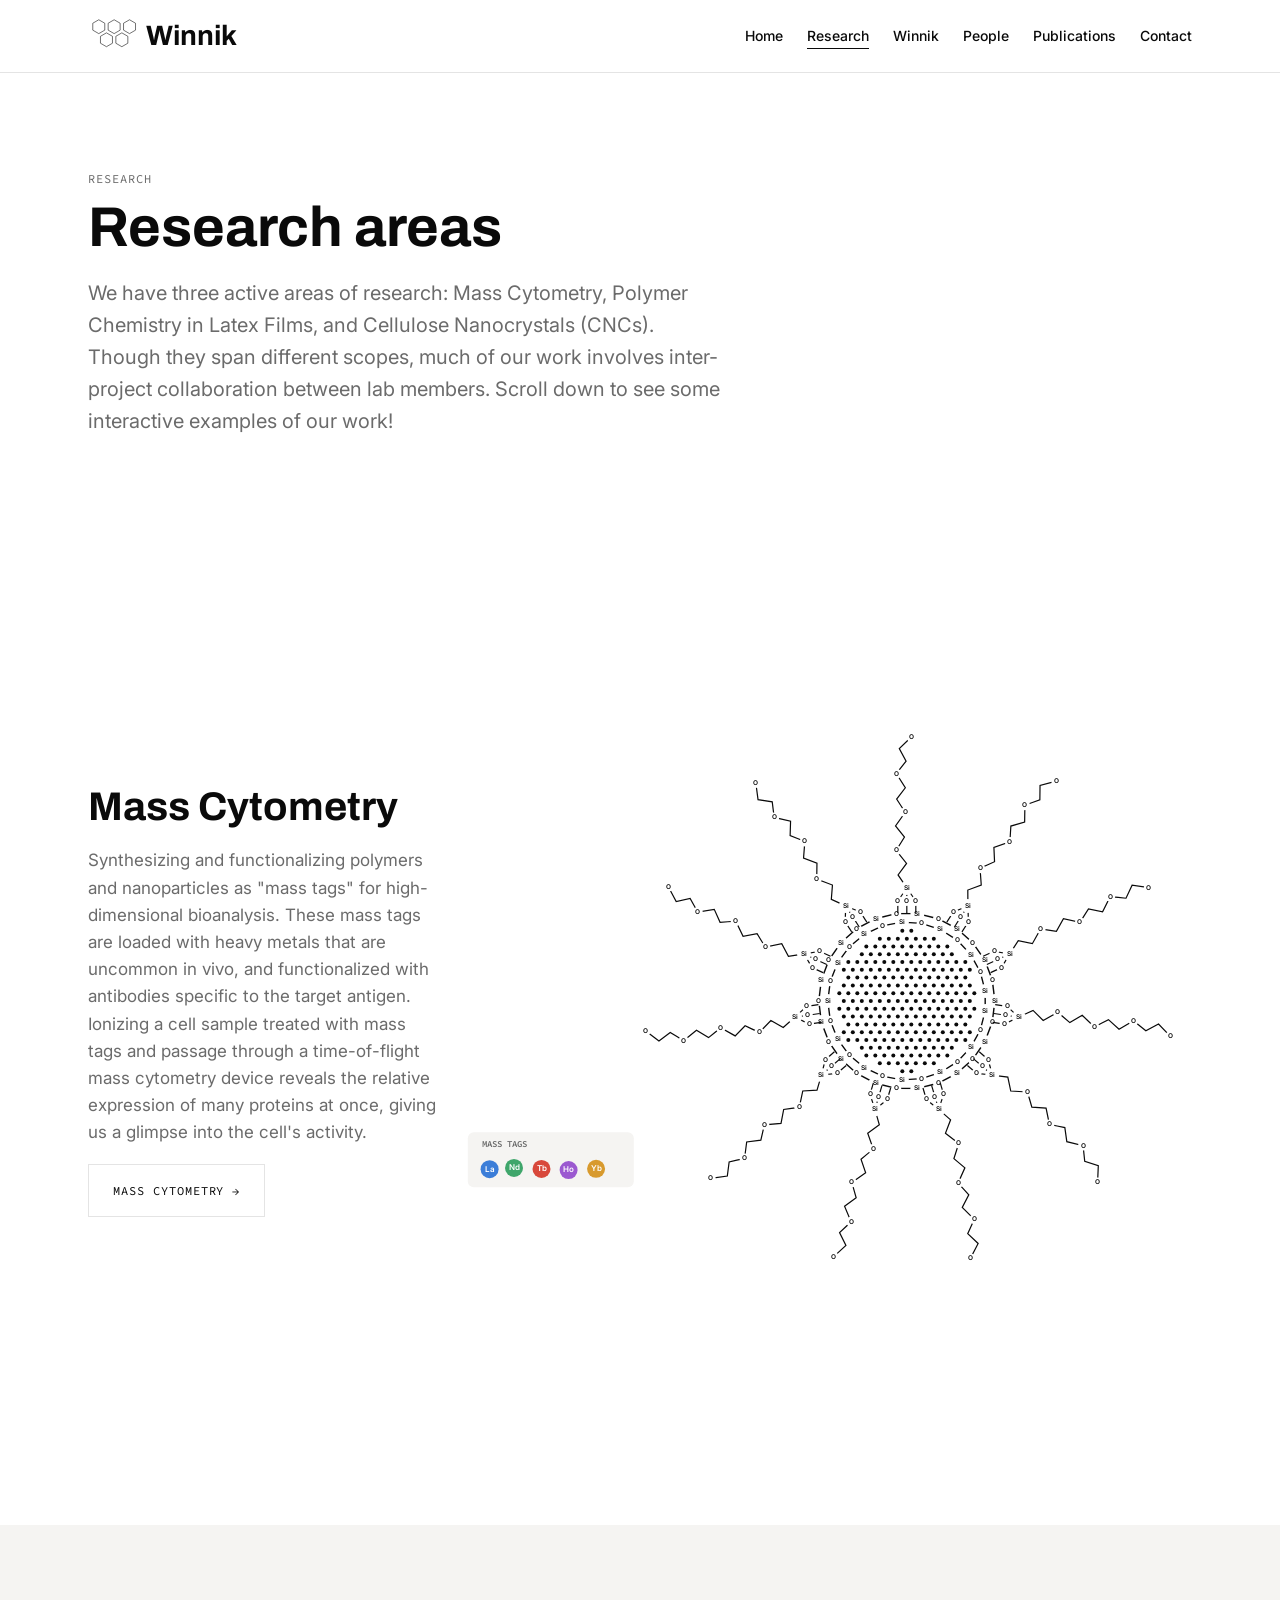
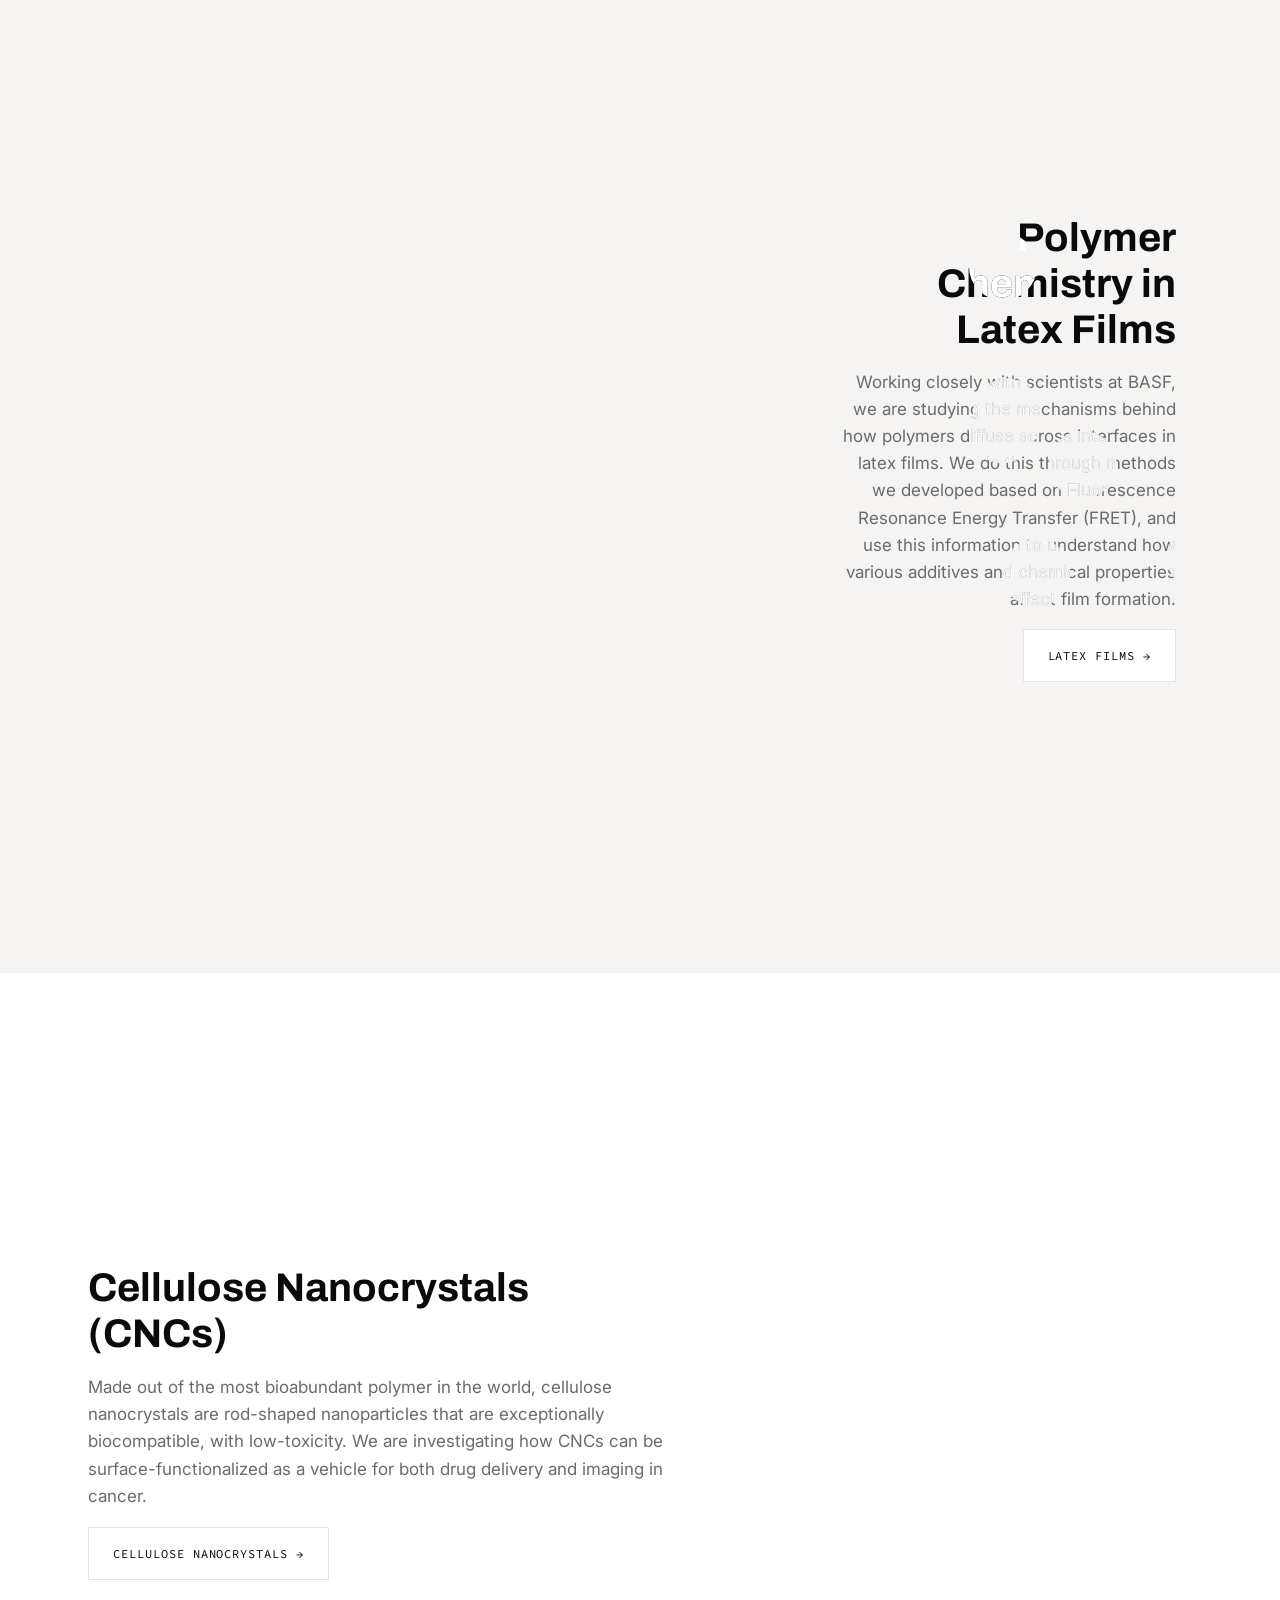
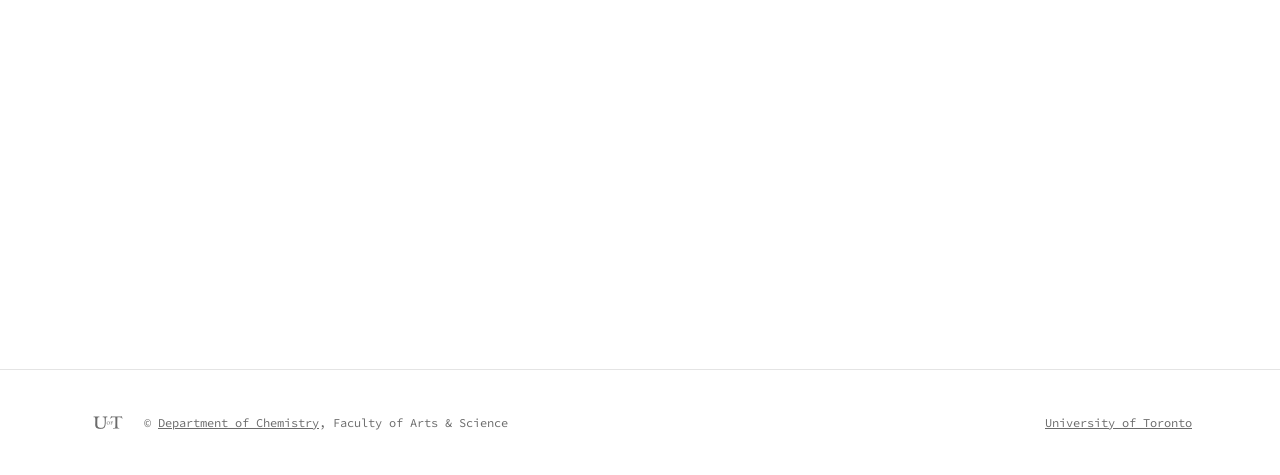
<file: research.html>
<!doctype html>
<html lang="en">
<head>
  <meta charset="UTF-8" />
  <meta name="viewport" content="width=device-width, initial-scale=1.0" />
  <title>Research — Winnik Group</title>
  <link rel="preconnect" href="https://fonts.googleapis.com" />
  <link rel="preconnect" href="https://fonts.gstatic.com" crossorigin />
  <link
    href="https://fonts.googleapis.com/css2?family=Inter:wght@400;500;600&family=Archivo:wght@500;600;700&family=Source+Code+Pro:wght@400;500&display=swap"
    rel="stylesheet"
  />
  <link rel="stylesheet" href="css/tokens.css" />
  <link rel="stylesheet" href="css/base.css" />
  <link rel="stylesheet" href="css/site.css" />
  <style>
    /* Mass Cytometry section — interactive MSN scene alongside the summary,
       so it can be played with while reading. */
    .mc-scene-grid {
      display: grid;
      grid-template-columns: 1fr 2.1fr;
      gap: var(--space-4);
      align-items: center;
    }
    @media (max-width: 900px) {
      .mc-scene-grid { grid-template-columns: 1fr; }
    }
    .mc-scene-canvas {
      position: relative;
      width: 100%;
      /* Section is a full 100vh now, so let the scene use most of that
         instead of a fixed card-sized height — 140px leaves room for the
         header overlap plus a little breathing space top and bottom. */
      height: calc(100vh - 140px);
      overflow: hidden;
      background: var(--paper);
    }
    .mc-scene-canvas canvas { display: block; touch-action: none; cursor: grab; }
    .mc-scene-canvas canvas.dragging { cursor: grabbing; }

    /* Alternating left/right rhythm, matching the homepage's
       .section-preview--right pattern: shifts the whole text block (not
       just its inline text) to the right edge of the centered content column. */
    .mc-align-right {
      display: flex;
      flex-direction: column;
      align-items: flex-end;
      text-align: right;
    }
    @media (max-width: 640px) {
      .mc-align-right { align-items: flex-start; text-align: left; }
    }

    /* Latex Films section — diffusing/crosslinking molecule scene, full
       bleed across the whole section, with the summary text floating on
       top in a paper-colored panel (right-aligned, matching the site's
       alternating rhythm) rather than sitting in its own column. */
    .films-scene-grid {
      position: relative;
      width: 100%;
      height: calc(100vh - 140px);
    }
    .films-scene-canvas {
      /* Full-bleed breakout — .films-scene-grid sits inside the section's
         content-max-width column, but the scene itself should span the
         whole section edge-to-edge, matching the grey band behind it,
         not just the width of the centered text column. */
      position: absolute;
      top: 0;
      bottom: 0;
      left: 50%;
      width: 100vw;
      margin-left: -50vw;
      overflow: hidden;
      /* No fill — the section's own --paper-2 band shows through, so the
         molecule scene reads as the section's background rather than a
         separate white panel sitting on top of it. */
      background: transparent;
    }
    .films-scene-canvas canvas { display: block; cursor: pointer; }
    .films-scene-overlay {
      position: absolute;
      right: 0;
      top: 50%;
      transform: translateY(-50%);
      z-index: 1;
      max-width: 26rem;
      padding: var(--space-5);
      /* No visible background here, but the box still occupies real
         space and was silently swallowing clicks on any molecule
         drifting underneath it. Let clicks pass through to the canvas by
         default, and re-enable them only on the actual interactive
         element (the button link). */
      pointer-events: none;
    }
    .films-scene-overlay .btn {
      pointer-events: auto;
    }
    @media (max-width: 640px) {
      .films-scene-overlay {
        position: static;
        transform: none;
        max-width: none;
        padding: var(--space-4) var(--space-4) 0;
        background: none;
      }
    }
    /* A white duplicate of the heading/paragraph sits exactly on top of
       the normal (black) copy, clipped via an SVG clip-path whose circles
       are synced every frame to the molecules' current positions (see the
       films scene script) — so the text reads white only where a molecule
       is actually passing behind it right now, and normal everywhere else. */
    .films-text-stack {
      position: relative;
    }
    /* Both copies get margin: 0 — the black one's default heading/paragraph
       margin made the stack taller than its own content box, so the white
       copy (stretched to fill the stack via inset: 0) was being stretched
       across that extra space and rendering visibly offset from the black
       text underneath it. Spacing between the stacks is restored below,
       on the flex column itself instead of on each paragraph. */
    .films-text-stack > * {
      margin: 0;
    }
    .films-scene-overlay .mc-align-right {
      gap: var(--space-3);
    }
    .films-text-white {
      position: absolute;
      inset: 0;
      color: #FFFFFF;
      pointer-events: none;
    }

    /* JS-driven section paging (see the script near the end of body) — the
       sections are exactly one screen each; the "stuck until you scroll
       enough" resistance is handled entirely in JS now, not via extra
       height. Fully bypassed under reduced-motion (see the script), so
       these just sit as plain full-height sections and scroll natively.
       Full 100vh (not 100vh - header-h): goTo() in the paging script lands
       sections flush at the true viewport top, with the sticky header
       overlapping their top edge rather than sitting above it — so the
       section itself needs the full screen height to reach the bottom. */
    .snap-section {
      min-height: 100vh;
      display: flex;
      align-items: center;
    }
    .snap-section > * { width: 100%; }

    /* Section dot nav — hairline pill, fixed to the right edge. Hidden
       until the first research-area section is reached, filled dot marks
       the section currently in view. */
    .section-nav {
      position: fixed;
      right: var(--space-4);
      top: 50%;
      transform: translateY(-50%);
      display: flex;
      flex-direction: column;
      align-items: center;
      gap: var(--space-3);
      padding: var(--space-3) 0.55rem;
      border-radius: 999px;
      border: var(--border-hairline);
      background: var(--paper);
      opacity: 0;
      visibility: hidden;
      pointer-events: none;
      transition: opacity 0.3s ease;
      z-index: 40;
    }
    .section-nav.is-visible {
      opacity: 1;
      visibility: visible;
      pointer-events: auto;
    }
    .section-nav__dot {
      width: 7px;
      height: 7px;
      border-radius: 50%;
      border: 1.5px solid var(--mute);
      background: none;
      padding: 0;
      cursor: pointer;
      -webkit-appearance: none;
      appearance: none;
      transition: background-color 0.2s ease, border-color 0.2s ease, transform 0.2s ease;
    }
    .section-nav__dot:hover { border-color: var(--ink); }
    .section-nav__dot:focus-visible { outline: 2px solid var(--ink); outline-offset: 3px; }
    .section-nav__dot.is-active {
      background: var(--ink);
      border-color: var(--ink);
      transform: scale(1.2);
    }
    @media (prefers-reduced-motion: reduce) {
      .section-nav, .section-nav__dot { transition: none; }
    }
    @media (max-width: 700px) {
      .section-nav { display: none; }
    }
  </style>
</head>
<body>
  <a class="skip-link" href="#main">Skip to content</a>

  <nav class="section-nav" id="sectionNav" aria-label="Research area sections">
    <button class="section-nav__dot" data-target="mass-cytometry" aria-label="Jump to Mass cytometry"></button>
    <button class="section-nav__dot" data-target="films" aria-label="Jump to Latex films"></button>
    <button class="section-nav__dot" data-target="cncs" aria-label="Jump to Cellulose nanocrystals"></button>
  </nav>

  <header class="site-header">
    <div class="site-header__inner">
      <a class="nav-wordmark" href="index.html">
        <svg class="nav-wordmark__icon" viewBox="0 0 130 90" width="130" height="90" xmlns="http://www.w3.org/2000/svg" stroke="currentColor" stroke-width="1.5" fill="none" stroke-linejoin="round">
          <g transform="translate(28,20)">
            <polygon points="0,-18 15.59,-9 15.59,9 0,18 -15.59,9 -15.59,-9" />
            <polygon points="0,-18 15.59,-9 15.59,9 0,18 -15.59,9 -15.59,-9" transform="translate(20,34)" />
            <polygon points="0,-18 15.59,-9 15.59,9 0,18 -15.59,9 -15.59,-9" transform="translate(40,0)" />
            <polygon points="0,-18 15.59,-9 15.59,9 0,18 -15.59,9 -15.59,-9" transform="translate(60,34)" />
            <polygon points="0,-18 15.59,-9 15.59,9 0,18 -15.59,9 -15.59,-9" transform="translate(80,0)" />
          </g>
        </svg>
        <span>Winnik</span>
      </a>

      <button class="nav-toggle" id="navToggle" aria-expanded="false" aria-controls="navLinks" aria-label="Toggle navigation menu">
        <span class="nav-toggle__bar"></span>
        <span class="nav-toggle__bar"></span>
        <span class="nav-toggle__bar"></span>
      </button>

      <nav class="nav" aria-label="Primary">
        <ul class="nav-links" id="navLinks">
          <li><a href="index.html">Home</a></li>
          <li><a href="research.html" aria-current="page">Research</a></li>
          <li><a href="winnik.html">Winnik</a></li>
          <li><a href="people.html">People</a></li>
          <li><a href="publications.html">Publications</a></li>
          <li><a href="contact.html">Contact</a></li>
        </ul>
      </nav>
    </div>
  </header>

  <main id="main">
    <div class="page-intro">
      <p class="eyebrow-label">Research</p>
      <h1 class="page-intro__title">Research areas</h1>
      <p class="page-intro__subtitle">
        We have three active areas of research: Mass Cytometry, Polymer
        Chemistry in Latex Films, and Cellulose Nanocrystals (CNCs). Though
        they span different scopes, much of our work involves inter-project
        collaboration between lab members. Scroll down to see some
        interactive examples of our work!
      </p>
    </div>
    <section class="placeholder-section snap-section" id="mass-cytometry">
      <div class="mc-scene-grid">
        <div>
        <h2 class="section-preview__title">Mass Cytometry</h2>
        <p class="placeholder-note">
          Synthesizing and functionalizing polymers and nanoparticles as
          "mass tags" for high-dimensional bioanalysis. These mass tags are
          loaded with heavy metals that are uncommon in vivo, and
          functionalized with antibodies specific to the target antigen.
          Ionizing a cell sample treated with mass tags and passage through
          a time-of-flight mass cytometry device reveals the relative
          expression of many proteins at once, giving us a glimpse into the
          cell's activity.
        </p>
        <a class="btn" href="mass-cytometry.html">Mass cytometry →</a>
        </div>
        <div class="mc-scene-canvas" id="mcScene">
          <canvas id="mcCanvas"></canvas>
        </div>
      </div>
    </section>
    <section class="placeholder-section placeholder-section--band snap-section" id="films">
      <div class="films-scene-grid">
        <div class="films-scene-canvas" id="filmsScene">
          <canvas id="filmsCanvas"></canvas>
        </div>
        <div class="films-scene-overlay">
          <div class="mc-align-right">
          <div class="films-text-stack">
            <h2 class="section-preview__title">Polymer Chemistry in Latex Films</h2>
            <h2 class="section-preview__title films-text-white" id="filmsTitleWhite" aria-hidden="true">Polymer Chemistry in Latex Films</h2>
          </div>
          <div class="films-text-stack">
            <p class="placeholder-note">
              Working closely with scientists at BASF, we are studying the
              mechanisms behind how polymers diffuse across interfaces in
              latex films. We do this through methods we developed based on
              Fluorescence Resonance Energy Transfer (FRET), and use this
              information to understand how various additives and chemical
              properties affect film formation.
            </p>
            <p class="placeholder-note films-text-white" id="filmsBodyWhite" aria-hidden="true">
              Working closely with scientists at BASF, we are studying the
              mechanisms behind how polymers diffuse across interfaces in
              latex films. We do this through methods we developed based on
              Fluorescence Resonance Energy Transfer (FRET), and use this
              information to understand how various additives and chemical
              properties affect film formation.
            </p>
          </div>
          <a class="btn" href="films.html">Latex films →</a>
          </div>
        </div>
      </div>
    </section>
    <section class="placeholder-section snap-section" id="cncs">
      <div>
      <h2 class="section-preview__title">Cellulose Nanocrystals (CNCs)</h2>
      <p class="placeholder-note">
        Made out of the most bioabundant polymer in the world, cellulose
        nanocrystals are rod-shaped nanoparticles that are exceptionally
        biocompatible, with low-toxicity. We are investigating how CNCs
        can be surface-functionalized as a vehicle for both drug delivery
        and imaging in cancer.
      </p>
      <a class="btn" href="cncs.html">Cellulose nanocrystals →</a>
      </div>
    </section>
  </main>

  <footer class="site-footer">
    <div class="site-footer__inner">
      <div class="site-footer__brand">
      <a class="site-footer__logo" href="https://www.utoronto.ca/" aria-label="University of Toronto">
        <svg viewBox="0 0 1200 754" xmlns="http://www.w3.org/2000/svg" width="1200" height="754">
          <path fill-rule="evenodd" fill="currentColor" d="m696.71 187.02c2.54 0.01 5.28 1.02 8.29 3.04 2.47 1.66 6.08 3.47 8 4.03 1.92 0.55 8.9 1.41 15.5 1.92 6.6 0.51 63.52 0.93 126.5 0.93 62.97 0 120.12-0.41 127-0.92 6.87-0.51 14.52-1.65 17-2.54 2.47-0.9 5.74-2.72 7.25-4.05q2.75-2.43 6.5-2.47c2.06-0.03 4.25 0.53 4.85 1.25 0.61 0.71 2.08 6.01 3.27 11.79 1.19 5.77 4.36 21.3 7.05 34.5 2.69 13.2 4.7 24.45 4.47 25-0.23 0.55-2.22 2.01-4.41 3.25-2.19 1.24-4.54 2.25-5.23 2.25-0.69 0.01-2.09-2.36-3.11-5.25-1.02-2.89-3.29-8.4-5.04-12.25-1.75-3.85-5.19-9.18-7.64-11.85-2.45-2.66-5.81-5.68-7.46-6.7-1.65-1.02-5.7-2.79-9-3.95-3.3-1.15-10.28-2.76-15.5-3.57-7.1-1.1-18.74-1.47-46-1.45-20.08 0.01-38.08 0.44-40 0.95-1.92 0.52-4.17 1.71-5 2.66-1.11 1.27-1.56 4.7-1.73 13.31-0.13 6.38-0.98 42.2-1.89 79.6-1.09 44.79-1.45 82.17-1.06 109.5 0.33 22.82 1.07 47.12 1.64 54 0.57 6.87 1.52 16.55 2.12 21.5 0.6 4.95 1.78 12.15 2.63 16 0.84 3.85 2.33 8.58 3.29 10.5 1.13 2.25 3.5 4.45 6.63 6.17 2.68 1.47 8.47 3.58 12.87 4.68 4.4 1.11 12.95 2.71 19 3.55 6.05 0.85 11.31 1.89 11.69 2.32 0.37 0.43 0.37 3.56-0.69 13.13l-12-0.68c-6.6-0.37-39.45-0.63-73-0.58-42.54 0.06-66.52 0.51-97.46 2.91l-1.09-5.5c-0.6-3.02-0.83-6.06-0.52-6.75 0.31-0.69 1.58-1.44 2.82-1.68 1.24-0.24 8.77-1.33 16.75-2.43 7.97-1.1 18.55-3.17 23.5-4.6 4.95-1.44 10.76-3.83 12.91-5.32 2.15-1.5 4.73-4.3 5.72-6.22 1.01-1.97 2.25-7.66 2.81-13 0.55-5.23 1.46-21.88 2.02-37 0.55-15.13 1.29-51.8 1.63-81.5 0.37-32.87 0.16-69.65-0.54-94-0.64-22-1.7-48.62-2.35-59.16-0.66-10.54-1.43-19.39-1.7-19.67-0.28-0.28-6.58-1-14-1.59-7.42-0.6-23.63-1.08-36-1.08-12.38 0-26.55 0.5-31.5 1.11-4.95 0.61-12.38 1.96-16.5 3-4.13 1.05-10.42 3.33-14 5.07-4.14 2.01-8.9 5.55-13.11 9.74-5.1 5.09-7.64 8.73-11.2 16.08-2.53 5.23-4.84 9.84-5.14 10.25-0.3 0.41-2.57-0.49-5.04-2-2.48-1.51-4.73-3.31-5-4-0.28-0.69-0.07-2.26 0.46-3.5 0.54-1.24 5.88-15.53 11.88-31.75 6-16.23 11.62-31.19 12.49-33.25 1.43-3.4 1.93-3.75 5.37-3.73zm-376.71 8.24c9.62-0.03 18.62 0.25 20 0.63 2.44 0.68 2.5 0.92 2.5 19.61l-11 1.19c-6.05 0.66-13.7 1.7-17 2.33-3.3 0.62-8.25 2.13-11 3.37-2.75 1.23-6.69 3.89-8.75 5.92-2.06 2.03-4.65 5.49-5.75 7.69-1.1 2.2-2.88 7.26-3.97 11.25-1.08 3.99-2.42 10.85-2.98 15.25-0.56 4.4-1.52 21.73-2.13 38.5-0.64 17.44-0.91 54.7-0.65 87 0.38 47.27 0.74 58.21 2.18 67 0.96 5.77 2.82 14.21 4.14 18.75 1.33 4.54 4.05 11.51 6.05 15.5 2.01 3.99 4.82 9.05 6.25 11.25 1.44 2.2 5.32 6.7 8.63 10 3.32 3.3 8.72 7.78 12 9.95 3.29 2.17 8.9 5.26 12.48 6.87 3.57 1.61 10.55 3.96 15.5 5.22 4.95 1.26 14.62 2.82 21.5 3.46 7.26 0.69 17.32 0.9 24 0.52 6.32-0.36 16-1.35 21.5-2.19 5.5-0.84 13.6-2.67 18-4.05 4.4-1.38 11.15-4.08 15-6 3.85-1.91 10.15-5.87 14-8.79 3.85-2.91 8.85-7.48 11.1-10.14 2.26-2.67 5.83-7.55 7.93-10.85 2.11-3.3 5.06-8.7 6.55-12 1.49-3.3 3.89-9.6 5.32-14 1.44-4.4 3.51-12.27 4.6-17.5 1.1-5.23 2.65-14.68 3.45-21 0.8-6.32 1.97-20.27 2.6-31 0.72-12.31 0.97-38.49 0.68-71-0.37-40.95-0.81-53.85-2.14-63-0.92-6.32-2.3-14.2-3.06-17.5-0.76-3.3-2.4-8.7-3.65-12-1.25-3.3-3.65-7.49-5.33-9.32-1.68-1.83-5.3-4.14-8.05-5.14-2.75-1-8.26-2.32-12.25-2.93-3.99-0.61-11.19-1.09-16-1.07-5.9 0.03-9.16-0.37-10.01-1.25-0.88-0.9-1.14-3.97-0.87-10.29 0.35-8.08 0.58-8.98 2.26-8.81 1.03 0.1 21.22 0.46 44.87 0.8 23.65 0.33 54.02 0.22 67.5-0.24 13.47-0.46 24.86-0.6 25.3-0.3 0.44 0.3 0.44 4.59-0.8 18.49l-10.5 1.17c-5.78 0.64-12.53 1.7-15 2.36-2.48 0.66-6.41 2.28-8.75 3.61-2.34 1.33-5.33 4.11-6.66 6.17-1.32 2.06-2.9 6.11-3.5 9-0.63 3.02-1.51 28.29-2.07 59.5-0.54 29.84-1.23 60.32-1.55 67.75-0.31 7.43-1.02 20.7-1.56 29.5-0.55 8.8-1.66 21.85-2.47 29-0.81 7.15-2.38 18.18-3.49 24.5-1.11 6.32-3.35 16.56-4.98 22.75-1.63 6.19-4.36 14.74-6.07 19-1.7 4.26-4.47 10.45-6.14 13.75-1.67 3.3-4.85 8.7-7.07 12-2.22 3.3-7.45 9.53-11.61 13.84-4.17 4.32-11.18 10.26-15.58 13.2-4.4 2.95-12.28 7.21-17.5 9.48-5.23 2.26-14.45 5.43-20.5 7.02-6.05 1.6-15.28 3.58-20.5 4.4-5.23 0.82-16.48 2.01-25 2.66-8.86 0.67-22.35 0.92-31.5 0.57-8.8-0.33-21.4-1.31-28-2.17-6.6-0.87-16.73-2.73-22.5-4.14-5.78-1.4-14.33-4.02-19-5.82-4.68-1.79-10.98-4.51-14-6.04-3.03-1.53-8.65-4.9-12.5-7.49-3.85-2.59-9.93-7.59-13.51-11.11-3.58-3.52-7.85-8.09-9.5-10.15-1.64-2.06-4.69-6.56-6.76-10-2.08-3.44-5.18-9.63-6.88-13.75-1.71-4.13-4.13-11.55-5.38-16.5-1.25-4.95-2.8-14.18-3.45-20.5-0.98-9.68-0.76-21.94 1.41-77.5 2.22-56.54 2.44-69.3 1.57-89-0.56-12.65-1.69-28.74-2.51-35.75-0.82-7.01-2.22-16.01-3.11-20-0.9-3.99-2.47-8.94-3.5-11-1.04-2.06-3.34-4.52-5.13-5.47-2.59-1.37-6.6-1.79-19.75-2.09-9.08-0.2-16.82-0.66-17.21-1.03-0.4-0.36-0.96-4.82-1.79-19.16l18.25-0.54c10.04-0.29 40.52-0.89 67.75-1.34 27.22-0.44 57.37-0.83 67-0.86zm294.5 145.09c8.08 0.27 12.46 0.93 16.5 2.47 3.02 1.16 8.18 4.03 11.47 6.39 3.28 2.36 7.91 6.99 10.3 10.29 2.39 3.3 5.22 8.36 6.29 11.25 1.07 2.89 2.39 8.18 2.94 11.75 0.67 4.37 0.67 8.71-0.02 13.25-0.6 3.98-2.52 9.83-4.66 14.25-2.5 5.14-5.56 9.39-9.75 13.5-3.35 3.3-8.79 7.44-12.09 9.19-3.29 1.76-8.91 3.89-12.48 4.74-3.58 0.85-9.2 1.55-12.5 1.56-3.3 0.01-8.7-0.69-12-1.55-3.3-0.86-8.64-3-11.87-4.75-3.23-1.76-8.3-5.78-11.25-8.94-2.96-3.16-6.51-8-7.88-10.75-1.38-2.75-3.18-7.59-4.01-10.75-0.82-3.16-1.5-9.24-1.5-13.5q0.01-7.75 2.09-14c1.14-3.44 3.36-8.27 4.92-10.75 1.57-2.48 5.47-7.02 8.68-10.09 3.2-3.08 7.84-6.64 10.32-7.92 2.47-1.28 6.97-3.15 10-4.16 4.37-1.47 7.76-1.77 16.5-1.48zm-20 9.39c-2.2 1.15-5.44 3.59-7.2 5.42-1.75 1.84-4.43 6.04-5.95 9.34-2.19 4.77-2.84 7.85-3.15 15-0.26 6.11 0.14 11.25 1.26 16 0.91 3.85 3.06 9.93 4.78 13.5 1.73 3.57 4.29 7.8 5.7 9.4 1.41 1.59 3.68 3.97 5.06 5.28 1.37 1.31 4.97 3.6 8 5.08 3.5 1.72 7.68 2.84 11.5 3.1 3.75 0.25 7.88-0.19 11-1.17 3.09-0.97 6.73-3.22 9.55-5.88 2.5-2.37 5.86-7.01 7.48-10.31 2.48-5.08 2.99-7.46 3.29-15.5 0.25-6.37-0.16-11.72-1.23-16.25-0.87-3.71-2.95-9.56-4.61-13-1.65-3.44-5.14-8.66-7.75-11.61-3.13-3.54-6.76-6.31-10.73-8.18-3.3-1.56-8.25-3.05-11-3.31-2.75-0.26-6.58-0.15-8.5 0.26-1.93 0.41-5.3 1.68-7.5 2.83zm156-9.6c0.63-0.09 0.87 3.65 0.65 10.11-0.21 6.27-0.8 10.54-1.5 10.98-0.63 0.41-1.6 0.6-2.15 0.43-0.55-0.17-1.79-1.96-2.75-3.98-0.96-2.02-2.99-4.6-4.5-5.73-1.51-1.13-4.33-2.47-6.25-2.97-1.93-0.51-6.65-1.22-10.5-1.58-3.85-0.37-9.59-0.38-18.5 0.6l0.5 36.5h14.17c13.76 0 14.25-0.07 16.75-2.5 1.42-1.38 2.69-3.4 2.83-4.5 0.16-1.25 1-2 2.25-2 1.87 0 2.02 0.76 2.28 12 0.21 8.53-0.08 12.55-1 13.9-0.7 1.05-1.84 1.61-2.53 1.25-0.69-0.36-1.48-2-1.75-3.65-0.28-1.65-1.51-3.63-2.75-4.39-1.24-0.77-5.18-1.89-8.75-2.5-3.58-0.6-9.99-1.1-14.25-1.1-7.23-0.01-7.78 0.14-8.24 2.24-0.26 1.24-0.49 8.66-0.5 16.5 0 7.84 0.44 15.37 0.99 16.75 0.55 1.37 1.9 2.95 3 3.5 1.1 0.55 4.81 1.58 8.25 2.3 5 1.03 6.25 1.67 6.25 3.17 0 1.8-1.11 1.88-23 1.81-16.03-0.05-23-0.41-23-1.18 0-0.6 0.1-1.44 0.23-1.85 0.12-0.41 1.47-1.05 3-1.41 1.52-0.36 3.8-1.49 5.06-2.5 2.08-1.67 2.37-3.06 3.21-15.34 0.51-7.43 0.94-22.27 0.94-33 0.01-10.73-0.42-22.43-0.96-26-0.56-3.69-1.74-7.28-2.73-8.3-0.96-0.99-3.49-2.12-5.62-2.5-2.13-0.39-4.04-1.04-4.25-1.45-0.21-0.41 0.63-1.25 1.87-1.86 1.59-0.79 9.93-0.93 28.25-0.47 14.3 0.36 30.05 0.25 35-0.24 4.95-0.5 9.45-0.96 10-1.04z"/>
        </svg>
      </a>
      <span>&copy; <a href="https://www.chemistry.utoronto.ca/">Department of Chemistry</a>, Faculty of Arts &amp; Science</span>
      </div>
      <a href="https://www.utoronto.ca/">University of Toronto</a>
    </div>
  </footer>

  <script src="js/main.js"></script>
  <script>
(function () {
  const sceneEl = document.getElementById("mcScene");
  const canvas = document.getElementById("mcCanvas");
  if (!sceneEl || !canvas) return;
  const ctx = canvas.getContext("2d");

  // Wait for web fonts before reading layout — the left column's text
  // reflows once Inter/Archivo finish loading, which changes this grid
  // row's height. Reading clientWidth/Height too early (before that reflow)
  // computed a center point that didn't match the scene's final size,
  // pushing the top of the lanthanide tray off-canvas.
  document.fonts.ready.then(init);

  function init() {
  function resize() {
    const w = sceneEl.clientWidth, h = sceneEl.clientHeight;
    canvas.width = w * devicePixelRatio;
    canvas.height = h * devicePixelRatio;
    canvas.style.width = w + "px";
    canvas.style.height = h + "px";
    ctx.setTransform(devicePixelRatio, 0, 0, devicePixelRatio, 0, 0);
  }
  window.addEventListener("resize", resize);
  resize();

  // Scaled-down version of the standalone MSN prototype (prototypes/msn-prototype.html)
  // to fit this smaller inline card instead of a full viewport.
  const SCALE = 0.55;
  const UNIT_A = [[0,0],[-7.84,9.15],[-15.68,18.29],[0,31.87],[-18.4,47.81]].map(([x,y]) => [x*SCALE, y*SCALE]);
  const UNIT_B = [[0,0],[7.84,9.14],[15.68,18.29],[0,31.87],[18.4,47.80]].map(([x,y]) => [x*SCALE, y*SCALE]);
  const DETAIL_UNITS = 4;

  const referencePoints = [{ x: 0, y: 0, isJoint: true }];
  {
    let curX = 0, curY = 0;
    for (let u = 0; u < DETAIL_UNITS; u++) {
      const template = u % 2 === 0 ? UNIT_A : UNIT_B;
      for (let j = 1; j < template.length; j++) {
        referencePoints.push({
          x: curX + template[j][0],
          y: curY + template[j][1],
          isJoint: j === template.length - 1,
        });
      }
      curX += template[template.length - 1][0];
      curY += template[template.length - 1][1];
    }
  }
  let refArcLen = [0];
  for (let i = 1; i < referencePoints.length; i++) {
    const a = referencePoints[i - 1], b = referencePoints[i];
    refArcLen.push(refArcLen[i - 1] + Math.hypot(b.x - a.x, b.y - a.y));
  }
  const REF_TOTAL_LEN = refArcLen[refArcLen.length - 1];
  const referenceT = refArcLen.map((l) => l / REF_TOTAL_LEN);
  const referenceOffset = referencePoints.map((p) => p.x);

  const N_HINGES = 7;
  const DAMPING = 0.6;
  const CONSTRAINT_ITERATIONS = 8;
  const LINK_STIFFNESS = 0.35;
  const BEND_STIFFNESS = 0.035;
  const SWAY_AMPLITUDE = 13;
  const SWAY_SPEED = 0.018;
  const SWAY_PULL = 0.05;
  const BRUSH_RADIUS = 55;
  const BRUSH_STRENGTH = 12;
  const DRAG_FIELD_RADIUS = 160;
  const DRAG_FIELD_STRENGTH = 0.65;
  const LABEL_MASK_RADIUS = 5;
  const SILANE_O_SPACING = 9;
  const SILANE_BOND1_LEN = 12;
  const SILANE_BOND2_LEN = 13;
  const SILANE_SI_OFFSET = SILANE_BOND1_LEN + SILANE_BOND2_LEN;
  const HINGE_SPACING = REF_TOTAL_LEN / (N_HINGES - 1);

  const MSN_RADIUS = 88;
  const NUM_CHAINS = 11;
  // How far any chain's farthest tip reaches from the MSN's own center.
  const MSN_REACH = MSN_RADIUS + SILANE_SI_OFFSET + HINGE_SPACING * (N_HINGES - 1);
  // Shift the MSN right of the scene's own center, opening a clear strip
  // on the left — between the text column and the MSN itself — for the
  // mass-tags tray, rather than centering the MSN and having the tray
  // compete with its own radiating chains for space. Falls back to
  // whatever room is actually available if the canvas is narrower than
  // ideal, but never lets the MSN's right edge run past the canvas.
  const TRAY_CLEAR_WIDTH = 190;
  const cx = Math.min(
    sceneEl.clientWidth - MSN_REACH - 20,
    MSN_REACH + TRAY_CLEAR_WIDTH
  );
  const cy = sceneEl.clientHeight / 2;

  const ropes = [];
  for (let k = 0; k < NUM_CHAINS; k++) {
    const angle = (k / NUM_CHAINS) * Math.PI * 2 - Math.PI / 2;
    const dirX = Math.cos(angle), dirY = Math.sin(angle);
    const anchorX = cx + dirX * (MSN_RADIUS + SILANE_SI_OFFSET);
    const anchorY = cy + dirY * (MSN_RADIUS + SILANE_SI_OFFSET);
    const hinges = [];
    for (let i = 0; i < N_HINGES; i++) {
      const x = anchorX + dirX * i * HINGE_SPACING;
      const y = anchorY + dirY * i * HINGE_SPACING;
      hinges.push({ x, y, oldX: x, oldY: y, pinned: i === 0, restX: x, restY: y });
    }
    ropes.push({ hinges, dirX, dirY, anchorX, anchorY });
  }

  const LANTHANIDES = [
    { label: "La", color: "#3B7DD8" },
    { label: "Nd", color: "#3FA66B" },
    { label: "Tb", color: "#D8483B" },
    { label: "Ho", color: "#9B59D0" },
    { label: "Yb", color: "#D89A2E" },
  ];
  const BALL_RADIUS = 9;
  const BALL_SPACING = 27;
  const BALL_WOBBLE_AMPLITUDE = 2;
  const BALL_WOBBLE_SPEED = 0.00084;
  // Grouped into a single labeled row, sitting in the clear strip between
  // the text column and the MSN itself (see the cx shift above) — centered
  // within that gap rather than under the MSN, and sitting below
  // vertical-center for symmetry with the summary card's CTA button in
  // the left column.
  const TRAY_BOX_W = (LANTHANIDES.length - 1) * BALL_SPACING + 2 * (BALL_RADIUS + 20);
  const MSN_LEFT_EDGE = cx - MSN_REACH;
  const TRAY_X0 = MSN_LEFT_EDGE / 2 - TRAY_BOX_W / 2 + 20;
  const TRAY_Y = sceneEl.clientHeight * 0.72;
  const TRAY_LABEL_Y = TRAY_Y - 24;
  const WAVE_SPEED = 100;
  const WOBBLE_DURATION = 400;
  const WOBBLE_AMPLITUDE = 1.1;

  const balls = LANTHANIDES.map((ln, i) => ({
    ...ln,
    homeX: TRAY_X0 + i * BALL_SPACING, homeY: TRAY_Y,
    x: TRAY_X0 + i * BALL_SPACING, y: TRAY_Y,
    consumed: false,
    hoverT: 0, // eased 0-1, drives the quiet hover scale/ring in drawLanthanides
  }));
  const colorWaves = [];
  let draggedBall = -1;
  let hoveredBall = -1;
  const HOVER_EASE = 0.22;

  let isDragging = false;
  let pointerX = -9999, pointerY = -9999;
  let prevPointerX = -9999, prevPointerY = -9999;
  let hasPointer = false;
  let time = 0;

  function toLocal(evt) {
    const rect = canvas.getBoundingClientRect();
    return { x: evt.clientX - rect.left, y: evt.clientY - rect.top };
  }

  canvas.addEventListener("pointerdown", (e) => {
    const { x, y } = toLocal(e);
    // Clear the inline hover cursor so the .dragging class's cursor:grabbing
    // (lower specificity) isn't overridden by a stale inline value.
    canvas.style.cursor = "";
    for (let i = 0; i < balls.length; i++) {
      const b = balls[i];
      if (b.consumed) continue;
      if (Math.hypot(b.x - x, b.y - y) < BALL_RADIUS + 6) {
        draggedBall = i;
        canvas.classList.add("dragging");
        canvas.setPointerCapture(e.pointerId);
        return;
      }
    }
    isDragging = true;
    pointerX = prevPointerX = x;
    pointerY = prevPointerY = y;
    canvas.classList.add("dragging");
    canvas.setPointerCapture(e.pointerId);
  });
  canvas.addEventListener("pointermove", (e) => {
    const { x, y } = toLocal(e);
    pointerX = x; pointerY = y;
    hasPointer = true;
    if (draggedBall >= 0) {
      balls[draggedBall].x = x;
      balls[draggedBall].y = y;
    } else {
      hoveredBall = -1;
      for (let i = 0; i < balls.length; i++) {
        const b = balls[i];
        if (b.consumed) continue;
        if (Math.hypot(b.x - x, b.y - y) < BALL_RADIUS + 6) { hoveredBall = i; break; }
      }
      canvas.style.cursor = hoveredBall >= 0 ? "pointer" : "grab";
    }
  });
  canvas.addEventListener("pointerleave", () => {
    hasPointer = false;
    hoveredBall = -1;
    canvas.style.cursor = "grab";
  });
  canvas.addEventListener("pointerup", () => {
    if (draggedBall >= 0) {
      const b = balls[draggedBall];
      if (Math.hypot(b.x - cx, b.y - cy) < MSN_RADIUS) {
        colorWaves.push({ x: b.x, y: b.y, color: b.color, startTime: performance.now() });
        b.consumed = true;
      } else {
        b.x = b.homeX; b.y = b.homeY;
      }
      draggedBall = -1;
    }
    isDragging = false;
    canvas.classList.remove("dragging");
  });
  canvas.addEventListener("pointercancel", () => {
    if (draggedBall >= 0) {
      balls[draggedBall].x = balls[draggedBall].homeX;
      balls[draggedBall].y = balls[draggedBall].homeY;
      draggedBall = -1;
    }
    isDragging = false;
    canvas.classList.remove("dragging");
  });

  function updateRope(rope, ropeIndex, velX, velY) {
    const hinges = rope.hinges;

    for (let i = 0; i < hinges.length; i++) {
      const p = hinges[i];
      if (p.pinned) continue;

      const vx = (p.x - p.oldX) * DAMPING;
      const vy = (p.y - p.oldY) * DAMPING;
      p.oldX = p.x; p.oldY = p.y;
      p.x += vx;
      p.y += vy;

      const freedom = Math.pow(i / (hinges.length - 1), 1.6);

      const targetX = p.restX + Math.sin(time + i * 0.9 + ropeIndex) * SWAY_AMPLITUDE * freedom;
      const targetY = p.restY + Math.cos(time * 0.8 + i * 1.1 + ropeIndex) * SWAY_AMPLITUDE * 0.6 * freedom;
      p.x += (targetX - p.x) * SWAY_PULL;
      p.y += (targetY - p.y) * SWAY_PULL;

      if (isDragging) {
        const dx = p.x - pointerX, dy = p.y - pointerY;
        const dist = Math.hypot(dx, dy);
        if (dist < DRAG_FIELD_RADIUS) {
          const falloff = 1 - dist / DRAG_FIELD_RADIUS;
          p.x += velX * falloff * DRAG_FIELD_STRENGTH;
          p.y += velY * falloff * DRAG_FIELD_STRENGTH;
        }
      } else if (hasPointer) {
        const dx = p.x - pointerX, dy = p.y - pointerY;
        const dist = Math.hypot(dx, dy);
        if (dist < BRUSH_RADIUS && dist > 0.001) {
          const push = (1 - dist / BRUSH_RADIUS) * BRUSH_STRENGTH;
          p.x += (dx / dist) * push;
          p.y += (dy / dist) * push;
        }
      }
    }

    for (let iter = 0; iter < CONSTRAINT_ITERATIONS; iter++) {
      for (let i = 0; i < hinges.length - 1; i++) {
        const a = hinges[i], b = hinges[i + 1];
        const dx = b.x - a.x, dy = b.y - a.y;
        const dist = Math.hypot(dx, dy) || 0.0001;
        const diff = ((dist - HINGE_SPACING) / dist) * LINK_STIFFNESS;
        const offX = dx * 0.5 * diff, offY = dy * 0.5 * diff;
        if (!a.pinned) { a.x += offX; a.y += offY; }
        if (!b.pinned) { b.x -= offX; b.y -= offY; }
      }
      for (let i = 1; i < hinges.length - 1; i++) {
        const prev = hinges[i - 1], cur = hinges[i], next = hinges[i + 1];
        if (cur.pinned) continue;
        const midX = (prev.x + next.x) / 2;
        const midY = (prev.y + next.y) / 2;
        cur.x += (midX - cur.x) * BEND_STIFFNESS;
        cur.y += (midY - cur.y) * BEND_STIFFNESS;
      }
    }
  }

  function sampleRope(hinges, t, hingeArcLen, hingeTotalLen) {
    const target = t * hingeTotalLen;
    let i = 0;
    while (i < hingeArcLen.length - 2 && hingeArcLen[i + 1] < target) i++;
    const a = hinges[i], b = hinges[i + 1];
    const segLen = hingeArcLen[i + 1] - hingeArcLen[i] || 0.0001;
    const segT = (target - hingeArcLen[i]) / segLen;
    const x = a.x + (b.x - a.x) * segT;
    const y = a.y + (b.y - a.y) * segT;
    const dx = b.x - a.x, dy = b.y - a.y;
    const len = Math.hypot(dx, dy) || 0.0001;
    return { x, y, tanX: dx / len, tanY: dy / len, normX: -dy / len, normY: dx / len };
  }

  const LATTICE_ATOMS = 26;
  const LATTICE_INNER_RADIUS = MSN_RADIUS - 9;
  const LATTICE_INNER_ATOMS = 25;

  function drawLatticeRing(radius, atomCount, phase) {
    const atomPositions = [];
    for (let i = 0; i < atomCount; i++) {
      const a = (i / atomCount) * Math.PI * 2 + phase;
      atomPositions.push({
        x: cx + Math.cos(a) * radius,
        y: cy + Math.sin(a) * radius,
        isSi: i % 2 === 0,
      });
    }

    ctx.strokeStyle = "#0A0A0A";
    ctx.lineWidth = 1.4;
    ctx.lineCap = "butt";
    ctx.beginPath();
    atomPositions.forEach((p, i) => (i === 0 ? ctx.moveTo(p.x, p.y) : ctx.lineTo(p.x, p.y)));
    ctx.closePath();
    ctx.stroke();

    ctx.fillStyle = "#FFFFFF";
    for (const p of atomPositions) {
      ctx.beginPath();
      ctx.arc(p.x, p.y, p.isSi ? LABEL_MASK_RADIUS + 2 : LABEL_MASK_RADIUS, 0, Math.PI * 2);
      ctx.fill();
    }

    ctx.fillStyle = "#0A0A0A";
    ctx.font = "600 6.5px Inter, sans-serif";
    ctx.textAlign = "center";
    ctx.textBaseline = "middle";
    for (const p of atomPositions) {
      ctx.fillText(p.isSi ? "Si" : "O", p.x, p.y);
    }
  }

  function drawMSN() {
    ctx.strokeStyle = "#E4E4E4";
    ctx.lineWidth = 1;
    ctx.beginPath();
    ctx.arc(cx, cy, MSN_RADIUS, 0, Math.PI * 2);
    ctx.stroke();

    drawLatticeRing(MSN_RADIUS, LATTICE_ATOMS, 0);
    drawLatticeRing(LATTICE_INNER_RADIUS, LATTICE_INNER_ATOMS, Math.PI / LATTICE_INNER_ATOMS);

    const PORE_SPACING = 9;
    const PORE_RADIUS = 2;
    const poreFillRadius = LATTICE_INNER_RADIUS - 8;
    const rowHeight = PORE_SPACING * Math.sin(Math.PI / 3);
    const rows = Math.ceil(poreFillRadius / rowHeight) + 1;
    const now = performance.now();
    for (let row = -rows; row <= rows; row++) {
      const y = row * rowHeight;
      const xOffset = row % 2 !== 0 ? PORE_SPACING / 2 : 0;
      const cols = Math.ceil(poreFillRadius / PORE_SPACING) + 1;
      for (let col = -cols; col <= cols; col++) {
        const x = col * PORE_SPACING + xOffset;
        if (Math.hypot(x, y) > poreFillRadius) continue;
        const dotX = cx + x, dotY = cy + y;

        let color = "#0A0A0A";
        let sinceReached = Infinity;
        for (let w = colorWaves.length - 1; w >= 0; w--) {
          const wave = colorWaves[w];
          const dist = Math.hypot(dotX - wave.x, dotY - wave.y);
          const reachedAt = wave.startTime + (dist / WAVE_SPEED) * 1000;
          if (now >= reachedAt) {
            color = wave.color;
            sinceReached = now - reachedAt;
            break;
          }
        }

        let wobbleX = 0, wobbleY = 0;
        if (sinceReached < WOBBLE_DURATION) {
          const fade = 1 - sinceReached / WOBBLE_DURATION;
          const seed = col * 12.9898 + row * 78.233;
          const phase = (seed - Math.floor(seed)) * Math.PI * 2;
          wobbleX = Math.sin(now * 0.02 + phase) * WOBBLE_AMPLITUDE * fade;
          wobbleY = Math.cos(now * 0.017 + phase * 1.3) * WOBBLE_AMPLITUDE * fade;
        }

        ctx.fillStyle = color;
        ctx.beginPath();
        ctx.arc(dotX + wobbleX, dotY + wobbleY, PORE_RADIUS, 0, Math.PI * 2);
        ctx.fill();
      }
    }
  }

  function drawLanthanides() {
    const now = performance.now();

    // Grouping box behind the tray row, so it reads as one distinct UI
    // element rather than loose balls sitting in the scene.
    const boxX = TRAY_X0 - 20, boxY = TRAY_LABEL_Y - 12;
    const boxW = (LANTHANIDES.length - 1) * BALL_SPACING + 2 * (BALL_RADIUS + 20);
    const boxH = TRAY_Y - TRAY_LABEL_Y + BALL_RADIUS + 22;
    ctx.fillStyle = "#F5F4F2";
    ctx.beginPath();
    ctx.roundRect ? ctx.roundRect(boxX, boxY, boxW, boxH, 6) : ctx.rect(boxX, boxY, boxW, boxH);
    ctx.fill();

    ctx.fillStyle = "#6B6B6B";
    ctx.font = "600 9px 'Source Code Pro', monospace";
    ctx.textAlign = "left";
    ctx.textBaseline = "middle";
    ctx.fillText("MASS TAGS", TRAY_X0 - 6, TRAY_LABEL_Y);

    ctx.font = "600 8px Inter, sans-serif";
    ctx.textAlign = "center";
    ctx.textBaseline = "middle";
    for (let i = 0; i < balls.length; i++) {
      const b = balls[i];
      if (b.consumed) continue;

      let bx = b.x, by = b.y;
      if (i !== draggedBall) {
        const t = now * BALL_WOBBLE_SPEED + i * 17.3;
        bx += (Math.sin(t) + Math.sin(t * 0.53 + i)) * BALL_WOBBLE_AMPLITUDE * 0.5;
        by += (Math.cos(t * 0.71 + i * 2) + Math.sin(t * 0.37)) * BALL_WOBBLE_AMPLITUDE * 0.5;
      }

      // Quiet hover: ease toward a slightly larger radius plus a thin ink
      // ring, rather than a jump-cut or anything glow/shadow-based.
      const target = i === hoveredBall || i === draggedBall ? 1 : 0;
      b.hoverT += (target - b.hoverT) * HOVER_EASE;
      const r = BALL_RADIUS * (1 + 0.22 * b.hoverT);

      if (b.hoverT > 0.01) {
        ctx.strokeStyle = "#0A0A0A";
        ctx.lineWidth = 1;
        ctx.beginPath();
        ctx.arc(bx, by, r + 3, 0, Math.PI * 2);
        ctx.globalAlpha = b.hoverT * 0.6;
        ctx.stroke();
        ctx.globalAlpha = 1;
      }

      ctx.fillStyle = b.color;
      ctx.beginPath();
      ctx.arc(bx, by, r, 0, Math.PI * 2);
      ctx.fill();
      ctx.fillStyle = "#FFFFFF";
      ctx.fillText(b.label, bx, by);
    }
  }

  function drawRope(rope) {
    const hinges = rope.hinges;
    const hingeArcLen = [0];
    for (let i = 1; i < hinges.length; i++) {
      hingeArcLen.push(hingeArcLen[i - 1] + Math.hypot(hinges[i].x - hinges[i - 1].x, hinges[i].y - hinges[i - 1].y));
    }
    const hingeTotalLen = hingeArcLen[hingeArcLen.length - 1];

    const mapped = referenceT.map((t, i) => {
      const s = sampleRope(hinges, t, hingeArcLen, hingeTotalLen);
      const offset = referenceOffset[i];
      return { x: s.x + s.normX * offset, y: s.y + s.normY * offset };
    });

    ctx.strokeStyle = "#0A0A0A";
    ctx.lineWidth = 1.2;
    ctx.lineCap = "butt";
    ctx.lineJoin = "miter";
    ctx.beginPath();
    mapped.forEach((p, i) => (i === 0 ? ctx.moveTo(p.x, p.y) : ctx.lineTo(p.x, p.y)));
    ctx.stroke();

    ctx.fillStyle = "#FFFFFF";
    for (let i = 0; i < mapped.length; i++) {
      if (referencePoints[i].isJoint && i > 0) {
        ctx.beginPath();
        ctx.arc(mapped[i].x, mapped[i].y, LABEL_MASK_RADIUS, 0, Math.PI * 2);
        ctx.fill();
      }
    }
    ctx.fillStyle = "#0A0A0A";
    ctx.font = "600 6.5px Inter, sans-serif";
    ctx.textAlign = "center";
    ctx.textBaseline = "middle";
    for (let i = 0; i < mapped.length; i++) {
      if (referencePoints[i].isJoint && i > 0) {
        ctx.fillText("O", mapped[i].x, mapped[i].y);
      }
    }
  }

  function drawSilane(rope) {
    const { dirX, dirY } = rope;
    const tangentX = -dirY, tangentY = dirX;
    const surfaceX = cx + dirX * MSN_RADIUS, surfaceY = cy + dirY * MSN_RADIUS;
    const siX = cx + dirX * (MSN_RADIUS + SILANE_SI_OFFSET);
    const siY = cy + dirY * (MSN_RADIUS + SILANE_SI_OFFSET);

    ctx.strokeStyle = "#0A0A0A";
    ctx.lineWidth = 1.2;
    ctx.lineCap = "butt";

    const oPositions = [];
    for (const off of [-1, 0, 1]) {
      const baseX = surfaceX + tangentX * off * SILANE_O_SPACING;
      const baseY = surfaceY + tangentY * off * SILANE_O_SPACING;
      const oX = baseX + dirX * SILANE_BOND1_LEN;
      const oY = baseY + dirY * SILANE_BOND1_LEN;

      ctx.beginPath();
      ctx.moveTo(baseX, baseY);
      ctx.lineTo(oX, oY);
      ctx.stroke();
      ctx.beginPath();
      ctx.moveTo(oX, oY);
      ctx.lineTo(siX, siY);
      ctx.stroke();
      oPositions.push({ x: oX, y: oY });
    }

    ctx.fillStyle = "#FFFFFF";
    ctx.beginPath();
    ctx.arc(siX, siY, LABEL_MASK_RADIUS + 2, 0, Math.PI * 2);
    ctx.fill();
    for (const p of oPositions) {
      ctx.beginPath();
      ctx.arc(p.x, p.y, LABEL_MASK_RADIUS, 0, Math.PI * 2);
      ctx.fill();
    }

    ctx.fillStyle = "#0A0A0A";
    ctx.font = "600 6.5px Inter, sans-serif";
    ctx.textAlign = "center";
    ctx.textBaseline = "middle";
    ctx.fillText("Si", siX, siY);
    for (const p of oPositions) ctx.fillText("O", p.x, p.y);
  }

  function loop() {
    time += SWAY_SPEED;
    const velX = isDragging ? pointerX - prevPointerX : 0;
    const velY = isDragging ? pointerY - prevPointerY : 0;
    prevPointerX = pointerX; prevPointerY = pointerY;

    ctx.clearRect(0, 0, sceneEl.clientWidth, sceneEl.clientHeight);
    for (let r = 0; r < ropes.length; r++) updateRope(ropes[r], r, velX, velY);
    drawMSN();
    for (let r = 0; r < ropes.length; r++) {
      drawRope(ropes[r]);
      drawSilane(ropes[r]);
    }
    drawLanthanides();
    if (isVisible) requestAnimationFrame(loop);
  }

  // Pause the whole simulation (physics + drawing) while this scene is
  // scrolled out of view — otherwise it keeps running full-tilt even from
  // the footer, burning CPU/battery for a canvas nobody can see.
  let isVisible = true;
  new IntersectionObserver(
    ([entry]) => {
      const wasVisible = isVisible;
      isVisible = entry.isIntersecting;
      if (isVisible && !wasVisible) loop(); // resume the rAF chain
    },
    { threshold: 0 }
  ).observe(sceneEl);

  loop();
  } // end init()
})();
  </script>

  <script>
(function () {
  const sceneEl = document.getElementById("filmsScene");
  const canvas = document.getElementById("filmsCanvas");
  if (!sceneEl || !canvas) return;
  const ctx = canvas.getContext("2d");

  // Same font-loading-timing guard as the Mass Cytometry scene — the grid
  // row's height can still shift once Inter/Archivo finish loading, even
  // though this canvas doesn't render any text itself.
  document.fonts.ready.then(init);

  function init() {
  function resize() {
    const w = sceneEl.clientWidth, h = sceneEl.clientHeight;
    canvas.width = w * devicePixelRatio;
    canvas.height = h * devicePixelRatio;
    canvas.style.width = w + "px";
    canvas.style.height = h + "px";
    ctx.setTransform(devicePixelRatio, 0, 0, devicePixelRatio, 0, 0);
  }
  window.addEventListener("resize", resize);
  resize();

  // ---- Latex film molecules: diffuse freely until clicked, then
  // crosslink into a fixed mesh and stop; clicking anywhere while
  // crosslinked breaks it and diffusion resumes. ----
  // Lower count than the plain-circle version (was 55) — each particle now
  // has a much bigger visual footprint (core + hexagonal shell), so fewer
  // of them read as comfortably full rather than crowded.
  const MOLECULE_COUNT = 38; // 32 * 1.2
  const MOLECULE_RADIUS = 20;    // core
  const SHELL_RADIUS = MOLECULE_RADIUS * 1.7;
  const DASH_WIDTH = 4;
  const DRIFT_MAX_SPEED = 0.345; // px/frame — slow, ambient drift (0.3 * 1.15)
  const DRIFT_JITTER = 0.0207;   // px/frame^2 — small random nudge each
                                  // frame, the source of the "Brownian"
                                  // wander rather than straight-line drift
  const K_NEIGHBORS = 4;         // interlink bridges per molecule
  const POP_DURATION = 420;      // ms — molecule bounce on cure
  const RING_DURATION = 500;     // ms — expanding ring flash at click
  const DELAY_PER_HOP = 90;      // ms — stagger between hops of the
                                  // propagating interlink reveal, seeded
                                  // from whichever molecule was clicked
  const REVEAL_DURATION = 220;   // ms — how long each bridge takes to grow
                                  // once the wave reaches it

  function rand(min, max) { return min + Math.random() * (max - min); }

  const molecules = [];
  function seedMolecules() {
    molecules.length = 0;
    const w = sceneEl.clientWidth, h = sceneEl.clientHeight;
    for (let i = 0; i < MOLECULE_COUNT; i++) {
      molecules.push({
        x: rand(SHELL_RADIUS, Math.max(SHELL_RADIUS, w - SHELL_RADIUS)),
        y: rand(SHELL_RADIUS, Math.max(SHELL_RADIUS, h - SHELL_RADIUS)),
        vx: rand(-DRIFT_MAX_SPEED, DRIFT_MAX_SPEED),
        vy: rand(-DRIFT_MAX_SPEED, DRIFT_MAX_SPEED),
      });
    }
  }
  seedMolecules();

  let cured = false;
  let links = [];
  let cureAnimStart = 0;
  let ring = null; // { x, y, start }

  // Damped oscillation around 1 — starts and ends at rest, overshoots in
  // between. Used for the "satisfying pop" bounce on cure, applied to all
  // molecules together (a synchronized gel-set, not a rippling wave —
  // kept simple on purpose).
  function popBounce(t) {
    if (t <= 0 || t >= 1) return 1;
    const decay = Math.exp(-6 * t);
    return 1 + 0.5 * decay * Math.sin(t * Math.PI * 4);
  }

  function computeLinks() {
    const result = [];
    const seen = new Set();
    for (let i = 0; i < molecules.length; i++) {
      const dists = [];
      for (let j = 0; j < molecules.length; j++) {
        if (i === j) continue;
        const dx = molecules[i].x - molecules[j].x;
        const dy = molecules[i].y - molecules[j].y;
        dists.push({ j, d: dx * dx + dy * dy });
      }
      dists.sort((a, b) => a.d - b.d);
      for (let k = 0; k < Math.min(K_NEIGHBORS, dists.length); k++) {
        const j = dists[k].j;
        const key = i < j ? i + "_" + j : j + "_" + i;
        if (!seen.has(key)) { seen.add(key); result.push({ a: i, b: j }); }
      }
    }
    return result;
  }

  // Hop distance from `originIndex` through the link graph (BFS) — used so
  // the interlink reveal travels outward along the actual bonds from
  // whichever molecule was clicked, rather than every bridge appearing at
  // once.
  function computeHopDistances(originIndex, linksList) {
    const adjacency = new Map();
    for (const { a, b } of linksList) {
      if (!adjacency.has(a)) adjacency.set(a, []);
      if (!adjacency.has(b)) adjacency.set(b, []);
      adjacency.get(a).push(b);
      adjacency.get(b).push(a);
    }
    const dist = new Map([[originIndex, 0]]);
    const queue = [originIndex];
    while (queue.length) {
      const cur = queue.shift();
      for (const next of adjacency.get(cur) || []) {
        if (!dist.has(next)) { dist.set(next, dist.get(cur) + 1); queue.push(next); }
      }
    }
    return dist;
  }

  // Annotates each link with a reveal `delay` (from its nearer endpoint's
  // hop distance) and which endpoint is `near`/`far`, so the bridge can be
  // drawn growing from near to far once its delay has elapsed.
  function scheduleLinkReveal(originIndex, linksList) {
    const hopDist = computeHopDistances(originIndex, linksList);
    const fallback = Math.max(0, ...Array.from(hopDist.values())) + 1;
    for (const link of linksList) {
      const da = hopDist.has(link.a) ? hopDist.get(link.a) : fallback;
      const db = hopDist.has(link.b) ? hopDist.get(link.b) : fallback;
      const aIsNear = da <= db;
      link.near = aIsNear ? link.a : link.b;
      link.far = aIsNear ? link.b : link.a;
      link.delay = Math.min(da, db) * DELAY_PER_HOP;
    }
  }

  // Shared by the shell fill/rim and the corner-to-corner bridges below, so
  // they always agree on where a hexagon's vertices actually are.
  const HEX_VERTEX_ANGLES = [0, 1, 2, 3, 4, 5].map((i) => (Math.PI / 3) * i - Math.PI / 2);

  // The vertex of a hexagon (at cx,cy) that most directly faces
  // `towardAngle` — used to pick which corner of each particle's shell
  // should bridge to its neighbor, rather than bridging through the
  // centers (real particles interdiffuse where their shells actually
  // touch, not through their middles).
  function facingVertex(cx, cy, radius, towardAngle) {
    let best = HEX_VERTEX_ANGLES[0], bestDiff = Infinity;
    for (const va of HEX_VERTEX_ANGLES) {
      const diff = Math.abs(Math.atan2(Math.sin(va - towardAngle), Math.cos(va - towardAngle)));
      if (diff < bestDiff) { bestDiff = diff; best = va; }
    }
    return [cx + radius * Math.cos(best), cy + radius * Math.sin(best)];
  }

  // Solid fill for the shell region — real core-shell particles have no
  // physical gap between the two polymer layers (the shell is grown
  // directly onto the core during synthesis), so filling this in is
  // actually the more accurate representation, not less. Lighter than the
  // core/rim (both ink) but still dark enough to keep the white text
  // reveal legible against it.
  function drawShellFill(cx, cy, radius) {
    ctx.fillStyle = "#808080";
    const verts = HEX_VERTEX_ANGLES.map((angle) => [cx + radius * Math.cos(angle), cy + radius * Math.sin(angle)]);
    ctx.beginPath();
    verts.forEach((v, i) => (i === 0 ? ctx.moveTo(v[0], v[1]) : ctx.lineTo(v[0], v[1])));
    ctx.closePath();
    ctx.fill();
  }

  // The segmented "shell" rim — a hexagon outline made of short dashes
  // with gaps at each vertex and mid-edge, matching the core-shell
  // particle diagrams this is based on.
  function drawShellRim(cx, cy, radius) {
    ctx.strokeStyle = "#0A0A0A";
    ctx.lineWidth = DASH_WIDTH;
    ctx.lineCap = "round";
    const verts = HEX_VERTEX_ANGLES.map((angle) => [cx + radius * Math.cos(angle), cy + radius * Math.sin(angle)]);
    const segs = [[0.1, 0.42], [0.58, 0.9]];
    for (let i = 0; i < 6; i++) {
      const a = verts[i], b = verts[(i + 1) % 6];
      const dx = b[0] - a[0], dy = b[1] - a[1];
      for (const [t0, t1] of segs) {
        ctx.beginPath();
        ctx.moveTo(a[0] + dx * t0, a[1] + dy * t0);
        ctx.lineTo(a[0] + dx * t1, a[1] + dy * t1);
        ctx.stroke();
      }
    }
  }

  function cure(x, y, hitIndex) {
    cured = true;
    links = computeLinks();
    scheduleLinkReveal(hitIndex, links);
    cureAnimStart = performance.now();
    ring = { x, y, start: cureAnimStart };
  }

  function breakLinks() {
    cured = false;
    links = [];
    // Fresh small random velocities so released molecules don't all drift
    // off in whatever direction they happened to freeze facing.
    for (const m of molecules) {
      m.vx = rand(-DRIFT_MAX_SPEED, DRIFT_MAX_SPEED);
      m.vy = rand(-DRIFT_MAX_SPEED, DRIFT_MAX_SPEED);
    }
  }

  canvas.addEventListener("pointerdown", (e) => {
    const rect = canvas.getBoundingClientRect();
    const x = e.clientX - rect.left, y = e.clientY - rect.top;

    if (cured) { breakLinks(); return; }

    // Curing requires clicking on (near) a molecule — breaking, per the
    // above, works anywhere on the canvas. Tolerance matches the shell now
    // (not just the core), since that's the visible clickable area.
    let hit = -1, hitD = (SHELL_RADIUS + 10) * (SHELL_RADIUS + 10);
    for (let i = 0; i < molecules.length; i++) {
      const dx = molecules[i].x - x, dy = molecules[i].y - y;
      const d = dx * dx + dy * dy;
      if (d < hitD) { hitD = d; hit = i; }
    }
    if (hit >= 0) cure(x, y, hit);
  });

  function updateDiffusion() {
    const w = sceneEl.clientWidth, h = sceneEl.clientHeight;
    for (const m of molecules) {
      m.vx += rand(-DRIFT_JITTER, DRIFT_JITTER);
      m.vy += rand(-DRIFT_JITTER, DRIFT_JITTER);
      const speed = Math.hypot(m.vx, m.vy);
      if (speed > DRIFT_MAX_SPEED) {
        m.vx = (m.vx / speed) * DRIFT_MAX_SPEED;
        m.vy = (m.vy / speed) * DRIFT_MAX_SPEED;
      }
      m.x += m.vx;
      m.y += m.vy;
      if (m.x < SHELL_RADIUS) { m.x = SHELL_RADIUS; m.vx *= -1; }
      if (m.x > w - SHELL_RADIUS) { m.x = w - SHELL_RADIUS; m.vx *= -1; }
      if (m.y < SHELL_RADIUS) { m.y = SHELL_RADIUS; m.vy *= -1; }
      if (m.y > h - SHELL_RADIUS) { m.y = h - SHELL_RADIUS; m.vy *= -1; }
    }
  }

  function draw() {
    const w = sceneEl.clientWidth, h = sceneEl.clientHeight;
    ctx.clearRect(0, 0, w, h);
    const now = performance.now();

    let bounce = 1;
    if (cured) {
      const popT = Math.min(1, (now - cureAnimStart) / POP_DURATION);
      bounce = popBounce(popT);

      // Each bridge grows from its "near" corner (closer, by hop count, to
      // whichever molecule was clicked) toward its "far" corner, only once
      // that bridge's delay has elapsed — so the interlink mesh reads as
      // propagating outward along the actual bonds, not snapping in at
      // once.
      ctx.strokeStyle = "#0A0A0A";
      ctx.lineWidth = 1.2;
      ctx.globalAlpha = 0.7;
      ctx.beginPath();
      for (const link of links) {
        const localT = Math.max(0, Math.min(1, (now - cureAnimStart - link.delay) / REVEAL_DURATION));
        if (localT <= 0) continue;
        const mNear = molecules[link.near], mFar = molecules[link.far];
        const angle = Math.atan2(mFar.y - mNear.y, mFar.x - mNear.x);
        const pNear = facingVertex(mNear.x, mNear.y, SHELL_RADIUS * bounce, angle);
        const pFar = facingVertex(mFar.x, mFar.y, SHELL_RADIUS * bounce, angle + Math.PI);
        const px = pNear[0] + (pFar[0] - pNear[0]) * localT;
        const py = pNear[1] + (pFar[1] - pNear[1]) * localT;
        ctx.moveTo(pNear[0], pNear[1]);
        ctx.lineTo(px, py);
      }
      ctx.stroke();
      ctx.globalAlpha = 1;
    }

    if (ring) {
      const rt = (now - ring.start) / RING_DURATION;
      if (rt >= 1) {
        ring = null;
      } else {
        ctx.strokeStyle = "#0A0A0A";
        ctx.globalAlpha = 1 - rt;
        ctx.lineWidth = 1.5;
        ctx.beginPath();
        ctx.arc(ring.x, ring.y, SHELL_RADIUS + rt * 90, 0, Math.PI * 2);
        ctx.stroke();
        ctx.globalAlpha = 1;
      }
    }

    // Core-shell particle: a lighter grey shell fill (no gap between core
    // and shell — real particles are one continuous solid, the shell
    // grown directly onto the core during synthesis), the dashed shell
    // rim, and the core — core and rim share the same (ink) color so
    // there are only two tones in play, not three, keeping the overlap
    // with the overlay text legible.
    for (const m of molecules) {
      drawShellFill(m.x, m.y, SHELL_RADIUS * bounce);
      drawShellRim(m.x, m.y, SHELL_RADIUS * bounce);
      ctx.fillStyle = "#0A0A0A";
      ctx.beginPath();
      ctx.arc(m.x, m.y, MOLECULE_RADIUS * bounce, 0, Math.PI * 2);
      ctx.fill();
    }

    return bounce;
  }

  // ---- White "obscured" text reveal ----------------------------------
  // A white duplicate of the heading and paragraph sits exactly on top of
  // the normal black copy (see .films-text-white), clipped through an SVG
  // <clipPath> whose circles are repositioned every frame to match the
  // molecules currently overlapping that specific element — so text reads
  // white only where a molecule is actually passing behind it right now.
  // Each element gets its own clipPath because clip-path circle
  // coordinates are local to the element they're applied to.
  function setupTextClip(id, whiteEl) {
    if (!whiteEl) return null;
    const svgNS = "http://www.w3.org/2000/svg";
    const svg = document.createElementNS(svgNS, "svg");
    svg.setAttribute("width", "0");
    svg.setAttribute("height", "0");
    svg.style.position = "absolute";
    const clipPath = document.createElementNS(svgNS, "clipPath");
    clipPath.setAttribute("id", id);
    clipPath.setAttribute("clipPathUnits", "userSpaceOnUse");
    const circles = [];
    for (let i = 0; i < MOLECULE_COUNT; i++) {
      const c = document.createElementNS(svgNS, "circle");
      c.setAttribute("r", "0");
      clipPath.appendChild(c);
      circles.push(c);
    }
    svg.appendChild(clipPath);
    sceneEl.appendChild(svg);
    whiteEl.style.clipPath = `url(#${id})`;
    return { el: whiteEl, circles };
  }

  const textClips = [
    setupTextClip("filmsTitleClip", document.getElementById("filmsTitleWhite")),
    setupTextClip("filmsBodyClip", document.getElementById("filmsBodyWhite")),
  ].filter(Boolean);

  // The canvas and the text panel scroll together as one unit — their
  // relative offset only changes on resize (or a font-load reflow), never
  // during normal scrolling or animation. Caching it here means
  // updateTextClips() no longer has to force a layout read 60 times a
  // second just to reposition the clip circles.
  function refreshTextClipOffsets() {
    if (!textClips.length) return;
    const canvasRect = canvas.getBoundingClientRect();
    for (const clip of textClips) {
      const rect = clip.el.getBoundingClientRect();
      clip.dx = canvasRect.left - rect.left;
      clip.dy = canvasRect.top - rect.top;
    }
  }
  refreshTextClipOffsets();
  window.addEventListener("resize", refreshTextClipOffsets);

  function updateTextClips(bounce) {
    if (!textClips.length) return;
    for (const clip of textClips) {
      for (let i = 0; i < molecules.length; i++) {
        const m = molecules[i];
        const c = clip.circles[i];
        c.setAttribute("cx", m.x + clip.dx);
        c.setAttribute("cy", m.y + clip.dy);
        c.setAttribute("r", SHELL_RADIUS * bounce);
      }
    }
  }

  function loop() {
    if (!cured) updateDiffusion();
    const bounce = draw();
    updateTextClips(bounce);
    if (isVisible) requestAnimationFrame(loop);
  }

  // Same visibility-gated pausing as the Mass Cytometry scene — no point
  // running diffusion/drawing/text-clip updates while this section is
  // scrolled out of view.
  let isVisible = true;
  new IntersectionObserver(
    ([entry]) => {
      const wasVisible = isVisible;
      isVisible = entry.isIntersecting;
      if (isVisible && !wasVisible) loop();
    },
    { threshold: 0 }
  ).observe(sceneEl);

  loop();
  } // end init()
})();
  </script>

  <script>
(function () {
  const nav = document.getElementById("sectionNav");
  const intro = document.querySelector(".page-intro");
  if (!nav || !intro) return;

  const dots = Array.from(nav.querySelectorAll(".section-nav__dot"));
  const sections = dots
    .map((dot) => document.getElementById(dot.dataset.target))
    .filter(Boolean);

  const reduceMotion = window.matchMedia("(prefers-reduced-motion: reduce)").matches;

  // Deliberately NOT using scrollIntoView() here. site.css sets a global
  // `scroll-padding-top` (so the sticky header never covers an anchor-link
  // target elsewhere on the site) — scrollIntoView always respects that,
  // landing sections ~80px below the true viewport top and leaving a
  // visible sliver of plain page background between the header and the
  // section's own background. Computing and setting the scroll position
  // manually bypasses scroll-padding entirely (it only applies to
  // scrollIntoView/CSS scroll-snap, not scrollTo), so sections land flush
  // at the real top with the opaque sticky header simply overlapping the
  // section's own background instead of exposing a gap behind it. This
  // stays scoped to these three sections — the sitewide anchor-link
  // behavior elsewhere is untouched.
  function goTo(i) {
    if (i < 0 || i >= sections.length) return;
    const target = window.scrollY + sections[i].getBoundingClientRect().top;
    window.scrollTo({ top: target, behavior: reduceMotion ? "auto" : "smooth" });
  }

  // Rest is genuinely rect.top === 0 now that goTo() bypasses
  // scroll-padding-top — no correction needed.
  function sectionOffset(index) {
    return sections[index].getBoundingClientRect().top;
  }

  // Shared paging state — declared here (rather than inside the
  // reduced-motion guard below) so the dot-nav click handler can always
  // reference it safely, even when the drift/scroll/keydown listeners
  // that normally drive it are skipped under reduced-motion.
  const SETTLE_MAX_MS = 1500; // hard safety cap on how long we'll wait for
                               // a landing to be detected before giving up
                               // and treating it as arrived anyway — should
                               // essentially never be hit in practice
  let anchorIndex = null; // section currently at rest; null = outside
                           // the paged sequence
  let settling = false;

  function atBoundary(index, direction) {
    const next = index + direction;
    return next < 0 || next >= sections.length;
  }

  // Waits for `sections[index]` to actually reach rest (top ≈ 0) before
  // clearing `settling` and re-anchoring. A fixed timeout here previously
  // guessed how long the native `scrollIntoView({behavior:"smooth"})`
  // animation takes — but that duration isn't something we control, and
  // when the guess fired early (animation still in flight), a new gesture
  // starting right then would land the section a few pixels short of true
  // rest. That residual was visible as a sliver of the previous section
  // peeking in above the current one, and — because our resistance math
  // is relative to the (wrongly nonzero) rest position — it also silently
  // pre-loaded progress toward whichever section that residual leaned
  // toward, making that direction feel like it took no effort at all.
  function waitForArrival(index) {
    const deadline = performance.now() + SETTLE_MAX_MS;
    (function check() {
      const arrived = Math.abs(sectionOffset(index)) < 1.5;
      if (arrived || performance.now() >= deadline) {
        settling = false;
        anchorIndex = index;
        return;
      }
      requestAnimationFrame(check);
    })();
  }

  function commit(index, direction) {
    if (atBoundary(index, direction)) return false;
    const next = index + direction;
    settling = true;
    anchorIndex = null; // stop drift checks until the animation lands
    goTo(next);
    waitForArrival(next);
    return true;
  }

  // Same settling/arrival tracking as commit() — a spring-back is still an
  // animated scroll in flight, and without this, an opposing scroll/touch
  // input arriving mid-animation gets resisted against a section that
  // hasn't actually finished moving yet, which is what caused scrolling to
  // occasionally get stuck.
  function springBackTo(index) {
    settling = true;
    anchorIndex = null;
    goTo(index);
    waitForArrival(index);
  }

  dots.forEach((dot, i) =>
    dot.addEventListener("click", () => {
      settling = true;
      anchorIndex = null;
      goTo(i);
      waitForArrival(i);
    })
  );

  // Nav appears once the page-intro has scrolled out of view (i.e. the
  // first research-area section has been reached), and hides again if the
  // user scrolls back up to it.
  const introObserver = new IntersectionObserver(
    ([entry]) => nav.classList.toggle("is-visible", !entry.isIntersecting),
    { threshold: 0 }
  );
  introObserver.observe(intro);

  // Whichever section is most centered in the viewport gets the filled dot.
  const sectionObserver = new IntersectionObserver(
    (entries) => {
      entries.forEach((entry) => {
        if (!entry.isIntersecting) return;
        const idx = sections.indexOf(entry.target);
        if (idx === -1) return;
        dots.forEach((d) => d.classList.remove("is-active"));
        dots[idx].classList.add("is-active");
      });
    },
    { threshold: 0.5 }
  );
  sections.forEach((s) => sectionObserver.observe(s));

  // ---- JS-driven paging (replaces the earlier CSS scroll-snap) ----------
  // Fully skipped under reduced-motion — native free scroll only.
  if (reduceMotion) return;
  //
  // Design: a rubber-band drag. Wheel/touch input is intercepted and
  // manually applied to real scroll position (via scrollBy), but each
  // increment is damped by how close the section already is to the
  // commit point — full-strength near rest, fading toward
  // RESISTANCE_FLOOR as it nears SCROLL_THRESHOLD_PX. That's what gives
  // the "harder to push the closer you get" feel, rather than a flat
  // wall that just lets go at a fixed distance. Cross the threshold and
  // the transition auto-completes; stop short and idling springs back.
  // Sections outside a section's own drag zone (the intro above, the
  // footer below) are never intercepted — native scroll only.

  const SCROLL_THRESHOLD_PX = 90;   // real px of (damped) drift needed to
                                     // commit to the next/previous section
  const RESISTANCE_SCALE = 1.2;     // scales the whole resistance curve up
                                     // by 20% (i.e. 20% less of each tick's
                                     // input gets through at a given point
                                     // in the drag)
  const RESISTANCE_FLOOR = 0.34;    // minimum fraction of input that still
                                     // gets through right at the edge — was
                                     // 0.45, lowered by the same 20% so the
                                     // floor stays consistent with the
                                     // rest of the curve; still high enough
                                     // that sustained scrolling reliably
                                     // makes it across, not just
                                     // asymptotically close
  const SPRING_BACK_MS = 150;       // idle time after the last wheel/touch
                                     // tick before an unfinished drag
                                     // springs back. Needs to be short
                                     // enough to read as immediate once you
                                     // truly stop, but long enough to
                                     // bridge the natural gap between
                                     // individual ticks within one ongoing
                                     // gesture (a physical mouse wheel's
                                     // discrete notches in particular can
                                     // land 60-100ms+ apart) — too short
                                     // and the timer fires mid-gesture,
                                     // springing back and wiping out
                                     // progress mid-push, which is what
                                     // made the resistance feel
                                     // inconsistent and the curve
                                     // disappear

  let springTimer = null;

  // Shared radius for both (re-)engaging a nearby section and letting go
  // of it — wide enough that scrolling back toward a card from the intro
  // or footer gets caught and resisted too, not just departing from rest.
  const ZONE_RADIUS_PX = () => window.innerHeight * 0.6;

  function findNearbySection() {
    for (let i = 0; i < sections.length; i++) {
      // The first section's engagement zone is wide enough to reach past
      // its own top and into the "Research areas" heading above it. Never
      // engage it while any part of the intro is still on screen, or the
      // heading itself starts feeling gripped/resisted like a section —
      // scrolling through the intro should stay completely native right
      // up until mass-cytometry has actually scrolled into range.
      if (i === 0 && intro.getBoundingClientRect().bottom > 0) continue;
      if (Math.abs(sectionOffset(i)) < ZONE_RADIUS_PX()) return i;
    }
    return null;
  }

  // Bookkeeping, PLUS a safety net driven by real scroll position rather
  // than wheel/touch ticks. Trackpad momentum scrolling can, on some
  // browsers, continue as its own compositor-level animation that isn't
  // fully stopped by preventDefault() on the wheel events we do see — so
  // a hard flick can drift the page well past a section with none of our
  // resistance/commit logic ever running, leaving it stranded off-rest
  // with no spring-back. This listener watches actual scroll position
  // and, once it's been idle a moment while off-rest, independently
  // decides to commit (if far enough) or spring back — regardless of
  // whether the drift came from a tick we handled ourselves.
  let scrollSettleTimer = null;
  window.addEventListener(
    "scroll",
    () => {
      if (settling) return;
      if (anchorIndex === null) {
        anchorIndex = findNearbySection();
        return;
      }
      const offset = sectionOffset(anchorIndex);
      if (Math.abs(offset) > ZONE_RADIUS_PX()) { anchorIndex = null; return; }

      clearTimeout(scrollSettleTimer);
      if (Math.abs(offset) <= 1.5) return; // already at rest, nothing to do
      scrollSettleTimer = window.setTimeout(() => {
        if (settling || anchorIndex === null) return;
        const idx = anchorIndex;
        const finalOffset = sectionOffset(idx);
        if (Math.abs(finalOffset) <= 1.5) return; // settled on its own by now
        const dir = finalOffset < 0 ? 1 : -1;
        if (atBoundary(idx, dir)) {
          // Drifted out toward the intro or footer, not toward another
          // card — that's a legitimate exit from the sequence, not a
          // stalled drag. Let it stand; don't drag them back.
          anchorIndex = null;
          return;
        }
        // This timer only fires after real input has gone quiet for a
        // while — so if it's the one deciding, whatever crossed the
        // threshold did so via native drift/momentum the resisted system
        // never actually tracked, not via genuine active scrolling. Per
        // the "only change pages at the actual boundary, not from
        // residual momentum" rule, that never commits — always spring
        // back, regardless of how far past the threshold it drifted.
        springBackTo(idx);
      }, SPRING_BACK_MS);
    },
    { passive: true }
  );

  anchorIndex = findNearbySection(); // in case the page loads mid-section

  function applyResistedDelta(rawDelta, index) {
    const beforeAbs = Math.abs(sectionOffset(index));
    const t = Math.min(beforeAbs / SCROLL_THRESHOLD_PX, 1);
    // Higher power = flatter (near-full-strength) at the start of the
    // drag, with resistance only ramping up sharply near the threshold —
    // rather than a quadratic curve that starts damping right away.
    const factor = Math.max(1 - RESISTANCE_SCALE * t * t * t * t, RESISTANCE_FLOOR);
    // Explicitly instant — site.css sets `scroll-behavior: smooth`
    // globally (for anchor-link nav elsewhere on the site), which would
    // otherwise silently turn every one of these per-tick increments into
    // its own animated scroll. With wheel events firing dozens of times a
    // second, those animations stack and fight each other, which is what
    // made the drag feel broken/runaway. The commit/spring-back
    // transitions (goTo, via scrollIntoView) are meant to be smooth and
    // are unaffected by this.
    window.scrollBy({ top: rawDelta * factor, left: 0, behavior: "instant" });
  }

  function scheduleSpringCheck(index) {
    clearTimeout(springTimer);
    springTimer = window.setTimeout(() => {
      if (settling || anchorIndex !== index) return;
      const offset = sectionOffset(index);
      if (Math.abs(offset) > 2) springBackTo(index); // didn't cross
    }, SPRING_BACK_MS);
  }

  // Trackpad/mouse momentum keeps firing real wheel/touch events after the
  // user's actual input has stopped, decaying in magnitude as it tails
  // off. Left unchecked, that decay can end up being the tick that finally
  // tips a drag past the commit threshold — a page change nobody actively
  // scrolled for. A tick that's clearly smaller than the one before it
  // looks like decay rather than continued input; resisted movement still
  // applies (so the drag stays smooth), but that specific tick isn't
  // allowed to trigger a commit — only a genuinely active tick can.
  const MOMENTUM_DECAY_RATIO = 0.75;
  let lastWheelAbsDelta = 0;
  function isMomentumTick(rawDelta) {
    const abs = Math.abs(rawDelta);
    const decaying = lastWheelAbsDelta > 0 && abs < lastWheelAbsDelta * MOMENTUM_DECAY_RATIO;
    lastWheelAbsDelta = abs;
    return decaying;
  }

  window.addEventListener(
    "wheel",
    (e) => {
      if (settling) { e.preventDefault(); return; }
      if (anchorIndex === null) anchorIndex = findNearbySection();
      if (anchorIndex === null) return; // nowhere near a section — free scroll

      const direction = e.deltaY > 0 ? 1 : e.deltaY < 0 ? -1 : 0;
      if (direction === 0) return;

      // Guess, before touching anything, whether this tick would grow the
      // offset (a departure) or shrink it (a return toward rest) — a
      // departure is when the raw wheel direction matches (or starts) the
      // sense of the current offset. Only a genuine departure can be a
      // boundary-exit attempt; a return must never be mistaken for one,
      // even though at the first/last section its raw wheel direction is
      // numerically identical to "leave the sequence" (e.g. returning to
      // the first card from a partial slide toward the second needs the
      // same upward scroll as leaving into the intro above it).
      const signedOffset = sectionOffset(anchorIndex);
      const isDepartingGuess =
        (direction === 1 && signedOffset <= 0) || (direction === -1 && signedOffset >= 0);
      if (isDepartingGuess && atBoundary(anchorIndex, direction)) return; // let native scroll leave the sequence

      e.preventDefault();
      const before = Math.abs(signedOffset);
      applyResistedDelta(e.deltaY, anchorIndex);

      const after = Math.abs(sectionOffset(anchorIndex));
      const departing = after > before;
      const momentumTick = isMomentumTick(e.deltaY);
      // Only commit while this tick is genuinely pushing further away from
      // rest (before < after). A wide engagement zone means a tick can
      // start already far from rest — e.g. scrolling back up from deep in
      // the footer toward the last card — and that motion is shrinking
      // the offset, not growing it, so it should just be resisted, never
      // treated as a commit toward the wrong neighboring section. A
      // decaying momentum tick also never commits — see isMomentumTick
      // above — even if it's technically the one crossing the threshold.
      if (departing && after >= SCROLL_THRESHOLD_PX && !momentumTick) {
        lastWheelAbsDelta = 0; // fresh start for the next gesture
        commit(anchorIndex, direction);
        return;
      }
      // Only arm the spring-back for a genuine departure. Arming it for a
      // "returning toward rest" tick too meant any brief pause while
      // scrolling back — normal between individual wheel notches — would
      // auto-complete the rest of the return for you, which is what made
      // it feel like no effort was needed at all. A return should only
      // ever get where it's going via the user's own scrolling. Also
      // cancel any spring-back armed by an earlier departing tick — once
      // the user reverses into a return, that earlier safety net no
      // longer applies and must not fire later on its own.
      if (departing) scheduleSpringCheck(anchorIndex);
      else clearTimeout(springTimer);
    },
    { passive: false }
  );

  // Touch: same resisted-drag treatment, driven by finger movement
  // between consecutive touchmove events rather than wheel ticks. Its own
  // momentum-decay tracker, separate from the wheel's — the two input
  // types move at very different delta scales.
  let touchLastY = null;
  let lastTouchAbsDelta = 0;
  function isMomentumTouchTick(rawDelta) {
    const abs = Math.abs(rawDelta);
    const decaying = lastTouchAbsDelta > 0 && abs < lastTouchAbsDelta * MOMENTUM_DECAY_RATIO;
    lastTouchAbsDelta = abs;
    return decaying;
  }
  window.addEventListener(
    "touchstart",
    (e) => {
      if (anchorIndex === null) anchorIndex = findNearbySection();
      touchLastY = anchorIndex === null ? null : e.touches[0].clientY;
    },
    { passive: true }
  );
  window.addEventListener(
    "touchmove",
    (e) => {
      if (touchLastY === null || settling || anchorIndex === null) return;

      const y = e.touches[0].clientY;
      const rawDelta = touchLastY - y;
      touchLastY = y;
      const direction = rawDelta > 0 ? 1 : rawDelta < 0 ? -1 : 0;
      if (direction === 0) return;

      // Same departing-vs-returning guess as the wheel handler — see the
      // comment there. Only release control (and stop tracking this drag)
      // for a genuine boundary-exit departure, never for a return that
      // happens to share the same raw direction at the first/last section.
      const signedOffset = sectionOffset(anchorIndex);
      const isDepartingGuess =
        (direction === 1 && signedOffset <= 0) || (direction === -1 && signedOffset >= 0);
      if (isDepartingGuess && atBoundary(anchorIndex, direction)) { touchLastY = null; return; }

      e.preventDefault();
      const before = Math.abs(signedOffset);
      applyResistedDelta(rawDelta, anchorIndex);

      const after = Math.abs(sectionOffset(anchorIndex));
      const departing = after > before;
      const momentumTick = isMomentumTouchTick(rawDelta);
      if (departing) scheduleSpringCheck(anchorIndex);
      else clearTimeout(springTimer);
      if (departing && after >= SCROLL_THRESHOLD_PX && !momentumTick) {
        lastTouchAbsDelta = 0; // fresh start for the next gesture
        commit(anchorIndex, direction);
        touchLastY = null;
      }
    },
    { passive: false }
  );
  window.addEventListener("touchend", () => {
    touchLastY = null;
    lastTouchAbsDelta = 0;
    if (!settling && anchorIndex !== null) scheduleSpringCheck(anchorIndex);
  });

  // Keyboard: a single Page Down/Up/Space/Arrow press pages directly —
  // keyboard input is discrete, not a continuous drag, so resistance
  // doesn't apply; one press = one page, same as native browser paging.
  window.addEventListener("keydown", (e) => {
    if (settling) return;
    if (anchorIndex === null) anchorIndex = findNearbySection();
    if (anchorIndex === null) return;

    let direction = 0;
    if (e.key === "PageDown" || e.key === "ArrowDown" || (e.key === " " && !e.shiftKey)) {
      direction = 1;
    } else if (e.key === "PageUp" || e.key === "ArrowUp" || (e.key === " " && e.shiftKey)) {
      direction = -1;
    } else {
      return;
    }

    if (atBoundary(anchorIndex, direction)) return; // let native key-scroll through
    e.preventDefault();
    commit(anchorIndex, direction);
  });
})();
  </script>
</body>
</html>
</file>
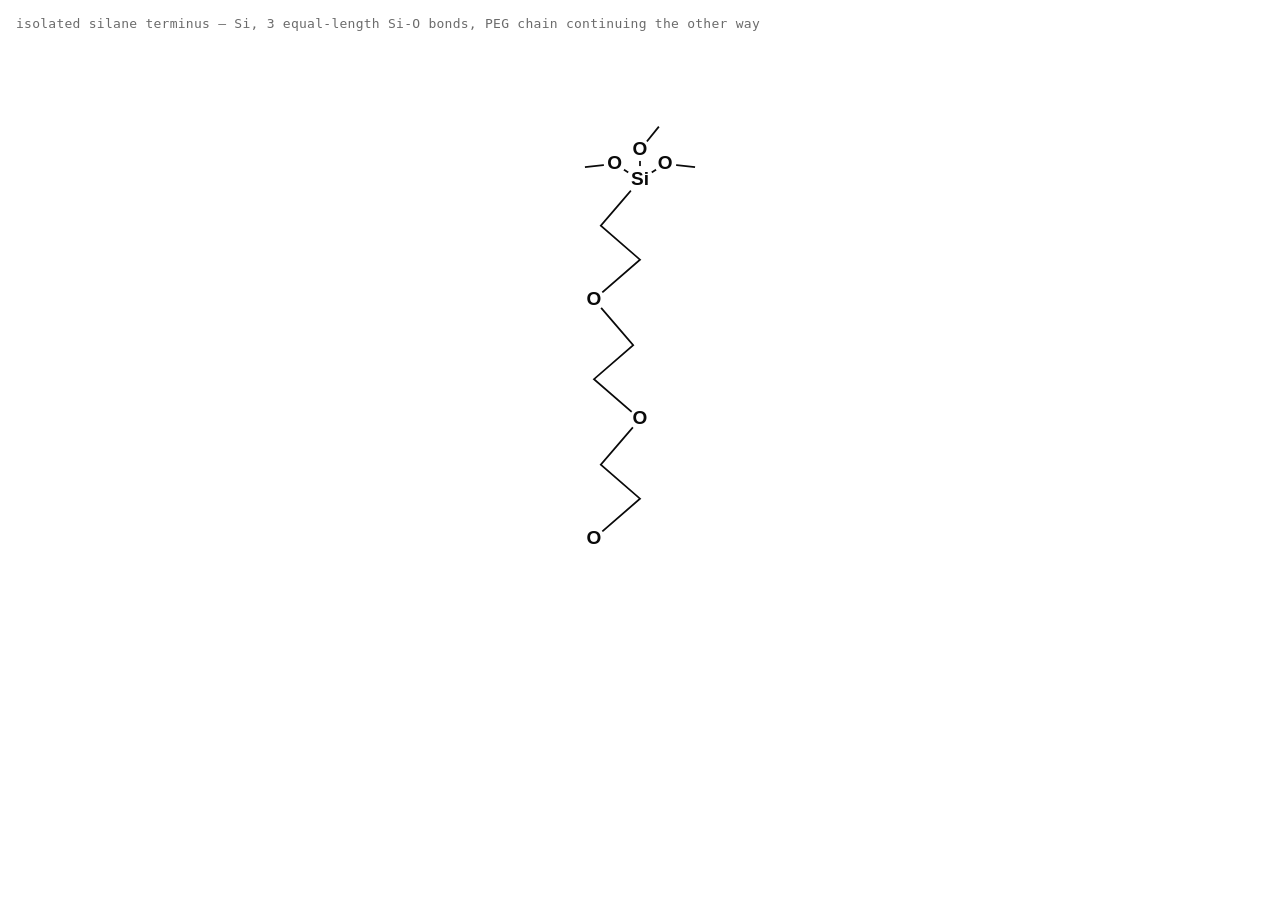
<file: silane-prototype.html>
<!doctype html>
<html lang="en">
<head>
<meta charset="UTF-8" />
<title>Silane terminus prototype</title>
<style>
  html, body { margin: 0; height: 100%; background: #FFFFFF; }
  canvas { display: block; }
  .hint {
    position: fixed; top: 16px; left: 16px;
    font: 13px "Source Code Pro", monospace; color: #6B6B6B;
    letter-spacing: 0.02em;
  }
</style>
</head>
<body>
<div class="hint">isolated silane terminus — Si, 3 equal-length Si-O bonds, PEG chain continuing the other way</div>
<canvas id="c"></canvas>
<script>
const canvas = document.getElementById("c");
const ctx = canvas.getContext("2d");

function resize() {
  canvas.width = window.innerWidth * devicePixelRatio;
  canvas.height = window.innerHeight * devicePixelRatio;
  canvas.style.width = window.innerWidth + "px";
  canvas.style.height = window.innerHeight + "px";
  ctx.setTransform(devicePixelRatio, 0, 0, devicePixelRatio, 0, 0);
  draw();
}
window.addEventListener("resize", resize);

// ---- PEG chain geometry (same as the validated hero-chain extraction) -----
const UNIT_A = [[0,0],[-19.6,22.865],[-39.2,45.73],[0,79.68],[-46,119.52]];
const UNIT_B = [[0,0],[19.6,22.86],[39.2,45.72],[0,79.67],[46,119.51]];
const CHAIN_UNITS = 3;
const LABEL_MASK_RADIUS = 11;

// ---- Silane terminus --------------------------------------------------
const SILANE_BOND_LEN = 30;    // Si -> O AND O -> (unlabeled end): EQUAL length
const SILANE_FAN_ANGLE = 1.0;  // radians between adjacent branches' first bond —
                                 // needs to be wide enough that the 3 O labels
                                 // (each ~22px across incl. mask) don't overlap
                                 // this close to Si
const SILANE_KINK_ANGLE = 0.68; // radians the 2nd bond rotates off the 1st

function rotate(x, y, a) {
  const c = Math.cos(a), s = Math.sin(a);
  return [x * c - y * s, x * s + y * c];
}

function draw() {
  ctx.clearRect(0, 0, window.innerWidth, window.innerHeight);
  ctx.strokeStyle = "#0A0A0A";
  ctx.fillStyle = "#0A0A0A";
  ctx.lineWidth = 1.75;
  ctx.lineCap = "butt";
  ctx.lineJoin = "miter";
  ctx.font = "600 19px Inter, sans-serif";
  ctx.textAlign = "center";
  ctx.textBaseline = "middle";

  const siX = window.innerWidth / 2;
  const siY = 180;

  // --- silane: 3 equal-length Si-O-(end) branches, fanned upward/outward,
  // away from where the PEG chain continues (downward from Si) ---
  const upX = 0, upY = -1;
  const oPositions = [];
  for (const off of [-SILANE_FAN_ANGLE, 0, SILANE_FAN_ANGLE]) {
    const [b1x, b1y] = rotate(upX, upY, off);
    const oX = siX + b1x * SILANE_BOND_LEN;
    const oY = siY + b1y * SILANE_BOND_LEN;

    const kink = off < 0 ? -SILANE_KINK_ANGLE : SILANE_KINK_ANGLE;
    const [b2x, b2y] = rotate(b1x, b1y, kink);
    const endX = oX + b2x * SILANE_BOND_LEN;
    const endY = oY + b2y * SILANE_BOND_LEN;

    ctx.beginPath();
    ctx.moveTo(siX, siY);
    ctx.lineTo(oX, oY);
    ctx.stroke();
    ctx.beginPath();
    ctx.moveTo(oX, oY);
    ctx.lineTo(endX, endY);
    ctx.stroke();
    oPositions.push({ x: oX, y: oY });
  }

  // --- PEG chain continuing downward from Si ---
  const chainPoints = [{ x: 0, y: 0, isJoint: true }];
  {
    let curX = 0, curY = 0;
    for (let u = 0; u < CHAIN_UNITS; u++) {
      const template = u % 2 === 0 ? UNIT_A : UNIT_B;
      for (let j = 1; j < template.length; j++) {
        chainPoints.push({
          x: curX + template[j][0],
          y: curY + template[j][1],
          isJoint: j === template.length - 1,
        });
      }
      curX += template[template.length - 1][0];
      curY += template[template.length - 1][1];
    }
  }
  const mapped = chainPoints.map((p) => ({ x: siX + p.x, y: siY + p.y }));
  ctx.beginPath();
  mapped.forEach((p, i) => (i === 0 ? ctx.moveTo(p.x, p.y) : ctx.lineTo(p.x, p.y)));
  ctx.stroke();

  ctx.fillStyle = "#FFFFFF";
  for (let i = 0; i < mapped.length; i++) {
    if (chainPoints[i].isJoint && i > 0) {
      ctx.beginPath();
      ctx.arc(mapped[i].x, mapped[i].y, LABEL_MASK_RADIUS, 0, Math.PI * 2);
      ctx.fill();
    }
  }
  for (const p of oPositions) {
    ctx.beginPath();
    ctx.arc(p.x, p.y, LABEL_MASK_RADIUS, 0, Math.PI * 2);
    ctx.fill();
  }
  ctx.beginPath();
  ctx.arc(siX, siY, LABEL_MASK_RADIUS + 3, 0, Math.PI * 2);
  ctx.fill();

  ctx.fillStyle = "#0A0A0A";
  for (let i = 0; i < mapped.length; i++) {
    if (chainPoints[i].isJoint && i > 0) ctx.fillText("O", mapped[i].x, mapped[i].y);
  }
  for (const p of oPositions) ctx.fillText("O", p.x, p.y);
  ctx.fillText("Si", siX, siY);
}

resize();
</script>
</body>
</html>
</file>
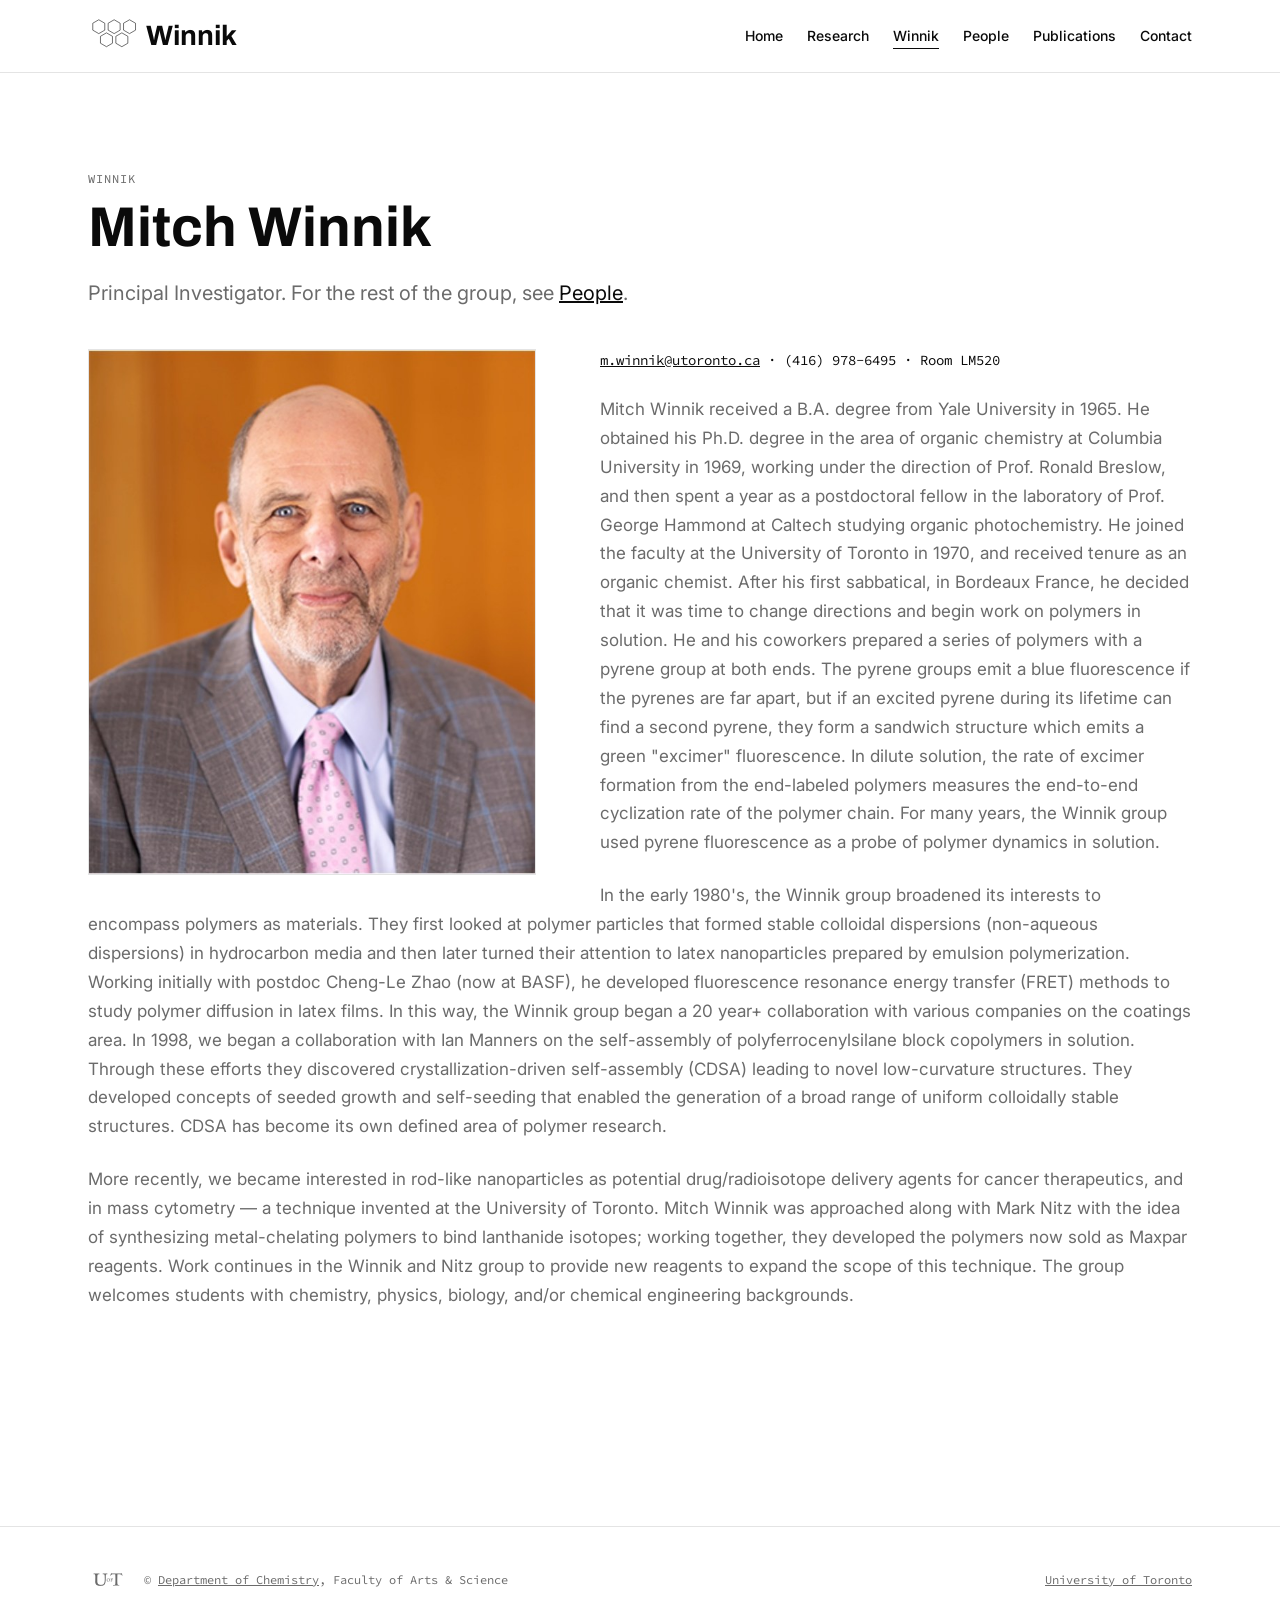
<file: winnik.html>
<!doctype html>
<html lang="en">
<head>
  <meta charset="UTF-8" />
  <meta name="viewport" content="width=device-width, initial-scale=1.0" />
  <title>Mitch Winnik — Winnik Group</title>
  <link rel="preconnect" href="https://fonts.googleapis.com" />
  <link rel="preconnect" href="https://fonts.gstatic.com" crossorigin />
  <link
    href="https://fonts.googleapis.com/css2?family=Inter:wght@400;500;600&family=Archivo:wght@500;600;700&family=Source+Code+Pro:wght@400;500&display=swap"
    rel="stylesheet"
  />
  <link rel="stylesheet" href="css/tokens.css" />
  <link rel="stylesheet" href="css/base.css" />
  <link rel="stylesheet" href="css/site.css" />
</head>
<body>
  <a class="skip-link" href="#main">Skip to content</a>

  <header class="site-header">
    <div class="site-header__inner">
      <a class="nav-wordmark" href="index.html">
        <svg class="nav-wordmark__icon" viewBox="0 0 130 90" width="130" height="90" xmlns="http://www.w3.org/2000/svg" stroke="currentColor" stroke-width="1.5" fill="none" stroke-linejoin="round">
          <g transform="translate(28,20)">
            <polygon points="0,-18 15.59,-9 15.59,9 0,18 -15.59,9 -15.59,-9" />
            <polygon points="0,-18 15.59,-9 15.59,9 0,18 -15.59,9 -15.59,-9" transform="translate(20,34)" />
            <polygon points="0,-18 15.59,-9 15.59,9 0,18 -15.59,9 -15.59,-9" transform="translate(40,0)" />
            <polygon points="0,-18 15.59,-9 15.59,9 0,18 -15.59,9 -15.59,-9" transform="translate(60,34)" />
            <polygon points="0,-18 15.59,-9 15.59,9 0,18 -15.59,9 -15.59,-9" transform="translate(80,0)" />
          </g>
        </svg>
        <span>Winnik</span>
      </a>

      <button class="nav-toggle" id="navToggle" aria-expanded="false" aria-controls="navLinks" aria-label="Toggle navigation menu">
        <span class="nav-toggle__bar"></span>
        <span class="nav-toggle__bar"></span>
        <span class="nav-toggle__bar"></span>
      </button>

      <nav class="nav" aria-label="Primary">
        <ul class="nav-links" id="navLinks">
          <li><a href="index.html">Home</a></li>
          <li><a href="research.html">Research</a></li>
          <li><a href="winnik.html" aria-current="page">Winnik</a></li>
          <li><a href="people.html">People</a></li>
          <li><a href="publications.html">Publications</a></li>
          <li><a href="contact.html">Contact</a></li>
        </ul>
      </nav>
    </div>
  </header>

  <main id="main">
    <div class="page-intro">
      <p class="eyebrow-label">Winnik</p>
      <h1 class="page-intro__title">Mitch Winnik</h1>
      <p class="page-intro__subtitle">
        Principal Investigator. For the rest of the group, see
        <a href="people.html">People</a>.
      </p>
    </div>
    <div class="winnik-profile">
      <img class="winnik-profile__photo" src="assets/photos/members/mitch-page.jpg" alt="Mitch Winnik" width="640" height="752" />
      <p class="winnik-profile__contact">
        <a href="mailto:m.winnik@utoronto.ca">m.winnik@utoronto.ca</a> ·
        (416) 978-6495 · Room LM520
      </p>
      <div class="winnik-profile__content">
        <p>
          Mitch Winnik received a B.A. degree from Yale University in 1965. He
          obtained his Ph.D. degree in the area of organic chemistry at
          Columbia University in 1969, working under the direction of Prof.
          Ronald Breslow, and then spent a year as a postdoctoral fellow in
          the laboratory of Prof. George Hammond at Caltech studying organic
          photochemistry. He joined the faculty at the University of Toronto
          in 1970, and received tenure as an organic chemist. After his first
          sabbatical, in Bordeaux France, he decided that it was time to
          change directions and begin work on polymers in solution. He and
          his coworkers prepared a series of polymers with a pyrene group at
          both ends. The pyrene groups emit a blue fluorescence if the
          pyrenes are far apart, but if an excited pyrene during its lifetime
          can find a second pyrene, they form a sandwich structure which
          emits a green "excimer" fluorescence. In dilute solution, the rate
          of excimer formation from the end-labeled polymers measures the
          end-to-end cyclization rate of the polymer chain. For many years,
          the Winnik group used pyrene fluorescence as a probe of polymer
          dynamics in solution.
        </p>
        <p>
          In the early 1980's, the Winnik group broadened its interests to
          encompass polymers as materials. They first looked at polymer
          particles that formed stable colloidal dispersions (non-aqueous
          dispersions) in hydrocarbon media and then later turned their
          attention to latex nanoparticles prepared by emulsion
          polymerization. Working initially with postdoc Cheng-Le Zhao (now
          at BASF), he developed fluorescence resonance energy transfer
          (FRET) methods to study polymer diffusion in latex films. In this
          way, the Winnik group began a 20 year+ collaboration with various
          companies on the coatings area. In 1998, we began a collaboration
          with Ian Manners on the self-assembly of polyferrocenylsilane
          block copolymers in solution. Through these efforts they
          discovered crystallization-driven self-assembly (CDSA) leading to
          novel low-curvature structures. They developed concepts of seeded
          growth and self-seeding that enabled the generation of a broad
          range of uniform colloidally stable structures. CDSA has become
          its own defined area of polymer research.
        </p>
        <p>
          More recently, we became interested in rod-like nanoparticles as
          potential drug/radioisotope delivery agents for cancer
          therapeutics, and in mass cytometry — a technique invented at the
          University of Toronto. Mitch Winnik was approached along with Mark
          Nitz with the idea of synthesizing metal-chelating polymers to bind
          lanthanide isotopes; working together, they developed the polymers
          now sold as Maxpar reagents. Work continues in the Winnik and Nitz
          group to provide new reagents to expand the scope of this
          technique. The group welcomes students with chemistry, physics,
          biology, and/or chemical engineering backgrounds.
        </p>
      </div>
    </div>
  </main>

  <footer class="site-footer">
    <div class="site-footer__inner">
      <div class="site-footer__brand">
      <a class="site-footer__logo" href="https://www.utoronto.ca/" aria-label="University of Toronto">
        <svg viewBox="0 0 1200 754" xmlns="http://www.w3.org/2000/svg" width="1200" height="754">
          <path fill-rule="evenodd" fill="currentColor" d="m696.71 187.02c2.54 0.01 5.28 1.02 8.29 3.04 2.47 1.66 6.08 3.47 8 4.03 1.92 0.55 8.9 1.41 15.5 1.92 6.6 0.51 63.52 0.93 126.5 0.93 62.97 0 120.12-0.41 127-0.92 6.87-0.51 14.52-1.65 17-2.54 2.47-0.9 5.74-2.72 7.25-4.05q2.75-2.43 6.5-2.47c2.06-0.03 4.25 0.53 4.85 1.25 0.61 0.71 2.08 6.01 3.27 11.79 1.19 5.77 4.36 21.3 7.05 34.5 2.69 13.2 4.7 24.45 4.47 25-0.23 0.55-2.22 2.01-4.41 3.25-2.19 1.24-4.54 2.25-5.23 2.25-0.69 0.01-2.09-2.36-3.11-5.25-1.02-2.89-3.29-8.4-5.04-12.25-1.75-3.85-5.19-9.18-7.64-11.85-2.45-2.66-5.81-5.68-7.46-6.7-1.65-1.02-5.7-2.79-9-3.95-3.3-1.15-10.28-2.76-15.5-3.57-7.1-1.1-18.74-1.47-46-1.45-20.08 0.01-38.08 0.44-40 0.95-1.92 0.52-4.17 1.71-5 2.66-1.11 1.27-1.56 4.7-1.73 13.31-0.13 6.38-0.98 42.2-1.89 79.6-1.09 44.79-1.45 82.17-1.06 109.5 0.33 22.82 1.07 47.12 1.64 54 0.57 6.87 1.52 16.55 2.12 21.5 0.6 4.95 1.78 12.15 2.63 16 0.84 3.85 2.33 8.58 3.29 10.5 1.13 2.25 3.5 4.45 6.63 6.17 2.68 1.47 8.47 3.58 12.87 4.68 4.4 1.11 12.95 2.71 19 3.55 6.05 0.85 11.31 1.89 11.69 2.32 0.37 0.43 0.37 3.56-0.69 13.13l-12-0.68c-6.6-0.37-39.45-0.63-73-0.58-42.54 0.06-66.52 0.51-97.46 2.91l-1.09-5.5c-0.6-3.02-0.83-6.06-0.52-6.75 0.31-0.69 1.58-1.44 2.82-1.68 1.24-0.24 8.77-1.33 16.75-2.43 7.97-1.1 18.55-3.17 23.5-4.6 4.95-1.44 10.76-3.83 12.91-5.32 2.15-1.5 4.73-4.3 5.72-6.22 1.01-1.97 2.25-7.66 2.81-13 0.55-5.23 1.46-21.88 2.02-37 0.55-15.13 1.29-51.8 1.63-81.5 0.37-32.87 0.16-69.65-0.54-94-0.64-22-1.7-48.62-2.35-59.16-0.66-10.54-1.43-19.39-1.7-19.67-0.28-0.28-6.58-1-14-1.59-7.42-0.6-23.63-1.08-36-1.08-12.38 0-26.55 0.5-31.5 1.11-4.95 0.61-12.38 1.96-16.5 3-4.13 1.05-10.42 3.33-14 5.07-4.14 2.01-8.9 5.55-13.11 9.74-5.1 5.09-7.64 8.73-11.2 16.08-2.53 5.23-4.84 9.84-5.14 10.25-0.3 0.41-2.57-0.49-5.04-2-2.48-1.51-4.73-3.31-5-4-0.28-0.69-0.07-2.26 0.46-3.5 0.54-1.24 5.88-15.53 11.88-31.75 6-16.23 11.62-31.19 12.49-33.25 1.43-3.4 1.93-3.75 5.37-3.73zm-376.71 8.24c9.62-0.03 18.62 0.25 20 0.63 2.44 0.68 2.5 0.92 2.5 19.61l-11 1.19c-6.05 0.66-13.7 1.7-17 2.33-3.3 0.62-8.25 2.13-11 3.37-2.75 1.23-6.69 3.89-8.75 5.92-2.06 2.03-4.65 5.49-5.75 7.69-1.1 2.2-2.88 7.26-3.97 11.25-1.08 3.99-2.42 10.85-2.98 15.25-0.56 4.4-1.52 21.73-2.13 38.5-0.64 17.44-0.91 54.7-0.65 87 0.38 47.27 0.74 58.21 2.18 67 0.96 5.77 2.82 14.21 4.14 18.75 1.33 4.54 4.05 11.51 6.05 15.5 2.01 3.99 4.82 9.05 6.25 11.25 1.44 2.2 5.32 6.7 8.63 10 3.32 3.3 8.72 7.78 12 9.95 3.29 2.17 8.9 5.26 12.48 6.87 3.57 1.61 10.55 3.96 15.5 5.22 4.95 1.26 14.62 2.82 21.5 3.46 7.26 0.69 17.32 0.9 24 0.52 6.32-0.36 16-1.35 21.5-2.19 5.5-0.84 13.6-2.67 18-4.05 4.4-1.38 11.15-4.08 15-6 3.85-1.91 10.15-5.87 14-8.79 3.85-2.91 8.85-7.48 11.1-10.14 2.26-2.67 5.83-7.55 7.93-10.85 2.11-3.3 5.06-8.7 6.55-12 1.49-3.3 3.89-9.6 5.32-14 1.44-4.4 3.51-12.27 4.6-17.5 1.1-5.23 2.65-14.68 3.45-21 0.8-6.32 1.97-20.27 2.6-31 0.72-12.31 0.97-38.49 0.68-71-0.37-40.95-0.81-53.85-2.14-63-0.92-6.32-2.3-14.2-3.06-17.5-0.76-3.3-2.4-8.7-3.65-12-1.25-3.3-3.65-7.49-5.33-9.32-1.68-1.83-5.3-4.14-8.05-5.14-2.75-1-8.26-2.32-12.25-2.93-3.99-0.61-11.19-1.09-16-1.07-5.9 0.03-9.16-0.37-10.01-1.25-0.88-0.9-1.14-3.97-0.87-10.29 0.35-8.08 0.58-8.98 2.26-8.81 1.03 0.1 21.22 0.46 44.87 0.8 23.65 0.33 54.02 0.22 67.5-0.24 13.47-0.46 24.86-0.6 25.3-0.3 0.44 0.3 0.44 4.59-0.8 18.49l-10.5 1.17c-5.78 0.64-12.53 1.7-15 2.36-2.48 0.66-6.41 2.28-8.75 3.61-2.34 1.33-5.33 4.11-6.66 6.17-1.32 2.06-2.9 6.11-3.5 9-0.63 3.02-1.51 28.29-2.07 59.5-0.54 29.84-1.23 60.32-1.55 67.75-0.31 7.43-1.02 20.7-1.56 29.5-0.55 8.8-1.66 21.85-2.47 29-0.81 7.15-2.38 18.18-3.49 24.5-1.11 6.32-3.35 16.56-4.98 22.75-1.63 6.19-4.36 14.74-6.07 19-1.7 4.26-4.47 10.45-6.14 13.75-1.67 3.3-4.85 8.7-7.07 12-2.22 3.3-7.45 9.53-11.61 13.84-4.17 4.32-11.18 10.26-15.58 13.2-4.4 2.95-12.28 7.21-17.5 9.48-5.23 2.26-14.45 5.43-20.5 7.02-6.05 1.6-15.28 3.58-20.5 4.4-5.23 0.82-16.48 2.01-25 2.66-8.86 0.67-22.35 0.92-31.5 0.57-8.8-0.33-21.4-1.31-28-2.17-6.6-0.87-16.73-2.73-22.5-4.14-5.78-1.4-14.33-4.02-19-5.82-4.68-1.79-10.98-4.51-14-6.04-3.03-1.53-8.65-4.9-12.5-7.49-3.85-2.59-9.93-7.59-13.51-11.11-3.58-3.52-7.85-8.09-9.5-10.15-1.64-2.06-4.69-6.56-6.76-10-2.08-3.44-5.18-9.63-6.88-13.75-1.71-4.13-4.13-11.55-5.38-16.5-1.25-4.95-2.8-14.18-3.45-20.5-0.98-9.68-0.76-21.94 1.41-77.5 2.22-56.54 2.44-69.3 1.57-89-0.56-12.65-1.69-28.74-2.51-35.75-0.82-7.01-2.22-16.01-3.11-20-0.9-3.99-2.47-8.94-3.5-11-1.04-2.06-3.34-4.52-5.13-5.47-2.59-1.37-6.6-1.79-19.75-2.09-9.08-0.2-16.82-0.66-17.21-1.03-0.4-0.36-0.96-4.82-1.79-19.16l18.25-0.54c10.04-0.29 40.52-0.89 67.75-1.34 27.22-0.44 57.37-0.83 67-0.86zm294.5 145.09c8.08 0.27 12.46 0.93 16.5 2.47 3.02 1.16 8.18 4.03 11.47 6.39 3.28 2.36 7.91 6.99 10.3 10.29 2.39 3.3 5.22 8.36 6.29 11.25 1.07 2.89 2.39 8.18 2.94 11.75 0.67 4.37 0.67 8.71-0.02 13.25-0.6 3.98-2.52 9.83-4.66 14.25-2.5 5.14-5.56 9.39-9.75 13.5-3.35 3.3-8.79 7.44-12.09 9.19-3.29 1.76-8.91 3.89-12.48 4.74-3.58 0.85-9.2 1.55-12.5 1.56-3.3 0.01-8.7-0.69-12-1.55-3.3-0.86-8.64-3-11.87-4.75-3.23-1.76-8.3-5.78-11.25-8.94-2.96-3.16-6.51-8-7.88-10.75-1.38-2.75-3.18-7.59-4.01-10.75-0.82-3.16-1.5-9.24-1.5-13.5q0.01-7.75 2.09-14c1.14-3.44 3.36-8.27 4.92-10.75 1.57-2.48 5.47-7.02 8.68-10.09 3.2-3.08 7.84-6.64 10.32-7.92 2.47-1.28 6.97-3.15 10-4.16 4.37-1.47 7.76-1.77 16.5-1.48zm-20 9.39c-2.2 1.15-5.44 3.59-7.2 5.42-1.75 1.84-4.43 6.04-5.95 9.34-2.19 4.77-2.84 7.85-3.15 15-0.26 6.11 0.14 11.25 1.26 16 0.91 3.85 3.06 9.93 4.78 13.5 1.73 3.57 4.29 7.8 5.7 9.4 1.41 1.59 3.68 3.97 5.06 5.28 1.37 1.31 4.97 3.6 8 5.08 3.5 1.72 7.68 2.84 11.5 3.1 3.75 0.25 7.88-0.19 11-1.17 3.09-0.97 6.73-3.22 9.55-5.88 2.5-2.37 5.86-7.01 7.48-10.31 2.48-5.08 2.99-7.46 3.29-15.5 0.25-6.37-0.16-11.72-1.23-16.25-0.87-3.71-2.95-9.56-4.61-13-1.65-3.44-5.14-8.66-7.75-11.61-3.13-3.54-6.76-6.31-10.73-8.18-3.3-1.56-8.25-3.05-11-3.31-2.75-0.26-6.58-0.15-8.5 0.26-1.93 0.41-5.3 1.68-7.5 2.83zm156-9.6c0.63-0.09 0.87 3.65 0.65 10.11-0.21 6.27-0.8 10.54-1.5 10.98-0.63 0.41-1.6 0.6-2.15 0.43-0.55-0.17-1.79-1.96-2.75-3.98-0.96-2.02-2.99-4.6-4.5-5.73-1.51-1.13-4.33-2.47-6.25-2.97-1.93-0.51-6.65-1.22-10.5-1.58-3.85-0.37-9.59-0.38-18.5 0.6l0.5 36.5h14.17c13.76 0 14.25-0.07 16.75-2.5 1.42-1.38 2.69-3.4 2.83-4.5 0.16-1.25 1-2 2.25-2 1.87 0 2.02 0.76 2.28 12 0.21 8.53-0.08 12.55-1 13.9-0.7 1.05-1.84 1.61-2.53 1.25-0.69-0.36-1.48-2-1.75-3.65-0.28-1.65-1.51-3.63-2.75-4.39-1.24-0.77-5.18-1.89-8.75-2.5-3.58-0.6-9.99-1.1-14.25-1.1-7.23-0.01-7.78 0.14-8.24 2.24-0.26 1.24-0.49 8.66-0.5 16.5 0 7.84 0.44 15.37 0.99 16.75 0.55 1.37 1.9 2.95 3 3.5 1.1 0.55 4.81 1.58 8.25 2.3 5 1.03 6.25 1.67 6.25 3.17 0 1.8-1.11 1.88-23 1.81-16.03-0.05-23-0.41-23-1.18 0-0.6 0.1-1.44 0.23-1.85 0.12-0.41 1.47-1.05 3-1.41 1.52-0.36 3.8-1.49 5.06-2.5 2.08-1.67 2.37-3.06 3.21-15.34 0.51-7.43 0.94-22.27 0.94-33 0.01-10.73-0.42-22.43-0.96-26-0.56-3.69-1.74-7.28-2.73-8.3-0.96-0.99-3.49-2.12-5.62-2.5-2.13-0.39-4.04-1.04-4.25-1.45-0.21-0.41 0.63-1.25 1.87-1.86 1.59-0.79 9.93-0.93 28.25-0.47 14.3 0.36 30.05 0.25 35-0.24 4.95-0.5 9.45-0.96 10-1.04z"/>
        </svg>
      </a>
      <span>&copy; <a href="https://www.chemistry.utoronto.ca/">Department of Chemistry</a>, Faculty of Arts &amp; Science</span>
      </div>
      <a href="https://www.utoronto.ca/">University of Toronto</a>
    </div>
  </footer>

  <script src="js/main.js"></script>
</body>
</html>
</file>
<file: css/tokens.css>
:root {
  /* Color */
  --ink: #0A0A0A;
  --paper: #FFFFFF;
  --paper-2: #F5F4F2;
  --mute: #6B6B6B;
  --hairline: #E4E4E4;

  /* Type families */
  --font-display: "Archivo", sans-serif;
  --font-body: "Inter", sans-serif;
  --font-mono: "Source Code Pro", monospace;

  /* Type scale (major third-ish, tuned by hand) */
  --text-xs: 0.75rem;    /* 12px — mono labels, captions */
  --text-sm: 0.875rem;   /* 14px — small body, nav */
  --text-base: 1.0625rem;/* 17px — body copy */
  --text-lg: 1.25rem;    /* 20px — lead paragraphs */
  --text-xl: 1.75rem;    /* 28px — subheadings */
  --text-2xl: 2.5rem;    /* 40px — section headings */
  --text-3xl: 3.5rem;    /* 56px — hero, page titles */
  --text-4xl: 5rem;      /* 80px — display / hero thesis */

  /* Line height */
  --leading-tight: 1.15;
  --leading-normal: 1.6;
  --leading-relaxed: 1.7;

  /* Spacing scale */
  --space-1: 0.25rem;
  --space-2: 0.5rem;
  --space-3: 1rem;
  --space-4: 1.5rem;
  --space-5: 2.5rem;
  --space-6: 4rem;
  --space-7: 6rem;
  --space-8: 9rem;

  /* Layout */
  --content-max: 72rem;
  --border-hairline: 1px solid var(--hairline);
  --header-h: 4.5rem;
}
</file>
<file: css/base.css>
* {
  box-sizing: border-box;
}

html {
  -webkit-font-smoothing: antialiased;
}

body {
  margin: 0;
  background: var(--paper);
  color: var(--ink);
  font-family: var(--font-body);
  font-size: var(--text-base);
  line-height: var(--leading-normal);
}
</file>
<file: css/site.css>
html {
  scroll-behavior: smooth;
  scroll-padding-top: 5rem;
}

@media (prefers-reduced-motion: reduce) {
  html {
    scroll-behavior: auto;
  }
  * {
    transition: none !important;
    animation: none !important;
  }
}

.skip-link {
  position: absolute;
  left: -9999px;
  top: 0;
  background: var(--ink);
  color: var(--paper);
  padding: var(--space-2) var(--space-3);
  z-index: 100;
  font-family: var(--font-body);
  font-size: var(--text-sm);
  text-decoration: none;
}

.skip-link:focus {
  left: var(--space-3);
  top: var(--space-3);
}

/* Header / nav */
.site-header {
  position: sticky;
  top: 0;
  z-index: 50;
  background: var(--paper);
  border-bottom: var(--border-hairline);
}

.site-header__inner {
  max-width: var(--content-max);
  margin: 0 auto;
  padding: 0 var(--space-4);
  min-height: var(--header-h);
  box-sizing: border-box;
  display: flex;
  align-items: center;
  justify-content: space-between;
  position: relative;
}

.nav-wordmark {
  font-family: var(--font-display);
  font-weight: 700;
  font-size: var(--text-xl);
  text-decoration: none;
  color: var(--ink);
  display: inline-flex;
  align-items: center;
  gap: var(--space-2);
}

/* On the home page, the nav wordmark starts hidden — the big landing
   wordmark reads as "the same logo" moving to the top-left once scrolled. */
body.has-landing .nav-wordmark {
  opacity: 0;
  transition: opacity 0.3s ease;
}

body.has-landing .site-header.is-scrolled .nav-wordmark {
  opacity: 1;
}

.nav-wordmark__icon {
  width: 50px;
  height: auto;
}

.nav-wordmark:focus-visible {
  outline: 2px solid var(--ink);
  outline-offset: 4px;
}

.nav-links {
  list-style: none;
  display: flex;
  gap: var(--space-4);
  margin: 0;
  padding: 0;
}

.nav-links a {
  font-family: var(--font-body);
  font-weight: 500;
  font-size: var(--text-sm);
  color: var(--ink);
  text-decoration: none;
  padding: var(--space-1) 0;
  border-bottom: 1px solid transparent;
  transition: border-color 0.15s ease;
}

.nav-links a:hover,
.nav-links a[aria-current="page"] {
  border-bottom-color: var(--ink);
}

.nav-links a:focus-visible {
  outline: 2px solid var(--ink);
  outline-offset: 4px;
}

.nav-toggle {
  display: none;
  flex-direction: column;
  gap: 4px;
  background: none;
  border: none;
  cursor: pointer;
  padding: var(--space-2);
}

.nav-toggle__bar {
  width: 20px;
  height: 2px;
  background: var(--ink);
}

.nav-toggle:focus-visible {
  outline: 2px solid var(--ink);
  outline-offset: 2px;
}

@media (max-width: 640px) {
  .nav-toggle {
    display: flex;
  }

  .nav {
    position: absolute;
    top: 100%;
    left: 0;
    right: 0;
    background: var(--paper);
    border-bottom: var(--border-hairline);
  }

  .nav-links {
    flex-direction: column;
    padding: var(--space-3) var(--space-4);
    gap: var(--space-3);
    display: none;
  }

  .nav-links.is-open {
    display: flex;
  }
}

/* Temporary placeholder sections — replaced section by section */
.placeholder-section {
  max-width: var(--content-max);
  margin: 0 auto;
  padding: var(--space-8) var(--space-4);
  min-height: 60vh;
}

.placeholder-section--band {
  max-width: none;
  background: var(--paper-2);
}

.placeholder-section--band > * {
  max-width: var(--content-max);
  margin: 0 auto;
}

.placeholder-note {
  color: var(--mute);
  font-family: var(--font-body);
  max-width: 36rem;
}

.eyebrow-label {
  font-family: var(--font-mono);
  font-size: var(--text-xs);
  letter-spacing: 0.08em;
  text-transform: uppercase;
  color: var(--mute);
  margin: 0 0 var(--space-2);
}

/* Landing — full viewport, big centered wordmark + icon + thesis */
.landing {
  min-height: calc(100vh - var(--header-h));
  box-sizing: border-box;
  display: flex;
  flex-direction: column;
  align-items: center;
  justify-content: flex-start;
  text-align: center;
  padding: 14vh var(--space-4) var(--space-6);
}

.landing__row {
  display: flex;
  align-items: center;
  gap: var(--space-4);
}

.landing__wordmark {
  font-family: var(--font-display);
  font-weight: 700;
  font-size: 5rem;
  color: var(--ink);
  line-height: 1;
}

.landing__icon {
  width: 130px;
  height: auto;
}

.landing__subtitle {
  font-family: var(--font-mono);
  font-size: var(--text-sm);
  letter-spacing: 0.15em;
  text-transform: uppercase;
  color: var(--mute);
  margin: var(--space-3) 0 0;
}

.landing__thesis {
  font-family: var(--font-body);
  font-weight: 400;
  font-size: var(--text-lg);
  color: var(--mute);
  line-height: var(--leading-relaxed);
  margin: 0;
}

/* Chain-left / text-right split. The thesis sticks in the viewport while the
   PEG chain (much taller) draws and scrolls past beside it, then releases
   once the split's own bottom edge (end of the chain) is reached. */
.landing__split {
  display: flex;
  align-items: flex-start;
  gap: var(--space-7);
  margin-top: var(--space-7);
  text-align: left;
}

/* Left column: the chain, then the Research section's own content directly
   beneath it in normal flow, so the sticky sidebar's containing block spans
   both — one element sliding down beside the chain and then beside Research,
   rather than two separate copies. */
.landing__split-main {
  flex: 1 1 auto;
  min-width: 0;
}

.landing__research {
  max-width: 36rem;
  padding: var(--space-3) 0 var(--space-7);
}

/* Position is driven entirely by JS (translateY per scroll frame): pinned
   near the top while the chain draws, then slides down to dock beside
   Research once it arrives at the bottom, then releases and scrolls away
   with it. See main.js — not CSS sticky, since sticky can't express the
   "freeze, catch up, then release together" sequence. */
.landing__thesis-wrap {
  max-width: 26rem;
  padding-top: var(--space-3);
}

.landing__projects {
  margin-top: var(--space-5);
  font-family: var(--font-body);
  font-size: var(--text-base);
  color: var(--mute);
  line-height: var(--leading-relaxed);
  opacity: 0;
}

.landing__projects p {
  margin: 0 0 var(--space-2);
}

.landing__projects ol {
  margin: 0;
  padding-left: 1.2em;
}

.landing__projects li {
  margin-bottom: var(--space-2);
}

.landing__projects li:last-child {
  margin-bottom: 0;
}

@media (max-width: 640px) {
  .landing__split {
    flex-direction: column;
    align-items: center;
    text-align: center;
  }

  .landing__thesis-wrap {
    max-width: 36rem;
    padding-top: 0;
    transform: none !important;
  }

  .landing__research {
    transform: none !important;
  }
}

/* PEG morph — starts as the abbreviated bracket-n form right below the thesis,
   grows into the full chain and fades its brackets/n as the user scrolls */
.peg-morph {
  position: relative;
  display: flex;
  justify-content: center;
}

.peg-morph__frame {
  position: relative;
  overflow: hidden;
  width: 150px;
  height: 160px;
}

.peg-buffer__chain {
  position: absolute;
  top: 0;
  left: 50%;
  transform: translateX(-50%);
  width: 150px;
  height: auto;
  flex-shrink: 0;
  color: var(--ink);
}

.peg-chain__label {
  opacity: 0;
  transition: opacity 0.2s ease;
}

.peg-morph__abbrev {
  position: absolute;
  top: 0;
  left: 50%;
  transform: translateX(-50%);
  width: 150px;
  height: auto;
  pointer-events: none;
  opacity: 1;
}

/* Display-case frame around the resting molecule — open-top box (only two
   corners actually joined) with a small caption sitting in the open gap,
   like a museum specimen label. Fixed size/position so it stays put over
   the initial view even once pegFrame grows taller while scrolling. */
.peg-display-frame {
  position: absolute;
  top: -22px;
  left: 50%;
  transform: translateX(-50%);
  width: 150px;
  height: 190px;
  pointer-events: none;
  color: var(--ink);
}

.peg-display-frame__label {
  position: absolute;
  top: 163px;
  left: -2px;
  width: 190px;
  text-align: center;
  font-family: var(--font-mono);
  font-size: 10px;
  letter-spacing: 0.12em;
  text-transform: uppercase;
  color: var(--mute);
}

.peg-display-frame__label sub {
  font-size: 0.75em;
}

.peg-display-frame__label-unit {
  text-transform: none;
}

.peg-display-frame__box {
  position: absolute;
  top: 0;
  left: 0;
  width: 150px;
  height: 190px;
  overflow: visible;
}

.hero-scroll-cue {
  position: fixed;
  left: 50%;
  bottom: var(--space-5);
  transform: translateX(-50%);
  z-index: 40;
  display: flex;
  align-items: center;
  justify-content: center;
  width: 3.5rem;
  height: 3.5rem;
  color: var(--ink);
  background: var(--paper);
  border-radius: 50%;
  opacity: 1;
  transition: opacity 0.3s ease;
}

.hero-scroll-cue.is-hidden {
  opacity: 0;
  pointer-events: none;
}

.hero-scroll-cue:focus-visible {
  outline: 2px solid var(--ink);
  outline-offset: 4px;
}

.hero-scroll-cue svg {
  width: 1.75rem;
  height: 1.75rem;
}

.hero-scroll-cue .chev {
  opacity: 0.3;
}

.hero-scroll-cue .chev-2 {
  opacity: 0.6;
}

.hero-scroll-cue .chev-3 {
  opacity: 1;
}

.hero-scroll-cue:hover .chev {
  animation: chev-pulse 1.1s ease-in-out infinite;
}

.hero-scroll-cue:hover .chev-1 {
  animation-delay: 0s;
}

.hero-scroll-cue:hover .chev-2 {
  animation-delay: 0.12s;
}

.hero-scroll-cue:hover .chev-3 {
  animation-delay: 0.24s;
}

@keyframes chev-pulse {
  0%, 100% {
    transform: translateY(0);
    opacity: 0.3;
  }
  40% {
    transform: translateY(3px);
    opacity: 1;
  }
}

/* Section previews — each area of the site gets its own full scroll section on Home */
.section-preview {
  border-top: var(--border-hairline);
}

.section-preview--band {
  background: var(--paper-2);
}

.section-preview__inner {
  min-height: 70vh;
  box-sizing: border-box;
  display: flex;
  flex-direction: column;
  align-items: flex-start;
  justify-content: center;
  max-width: var(--content-max);
  margin: 0 auto;
  padding: var(--space-7) var(--space-4);
}

.section-preview--right .section-preview__inner {
  align-items: flex-end;
  text-align: right;
}

@media (max-width: 640px) {
  .section-preview--right .section-preview__inner {
    align-items: flex-start;
    text-align: left;
  }
}

.section-preview--photo .section-preview__inner {
  flex-direction: row;
  align-items: center;
  justify-content: space-between;
  gap: var(--space-5);
  flex-wrap: wrap;
}

.section-preview__content {
  max-width: 30rem;
}

.section-preview__photo {
  width: 30rem;
  max-width: 100%;
  height: auto;
  border: var(--border-hairline);
}

@media (max-width: 640px) {
  .section-preview--photo .section-preview__inner {
    flex-direction: column;
    align-items: flex-start;
  }

  .section-preview__photo {
    width: 100%;
  }
}

.section-preview__title {
  font-family: var(--font-display);
  font-weight: 700;
  font-size: var(--text-2xl);
  line-height: var(--leading-tight);
  max-width: 36rem;
  margin: 0 0 var(--space-3);
}

.section-preview__desc {
  font-family: var(--font-body);
  font-size: var(--text-lg);
  color: var(--mute);
  line-height: var(--leading-relaxed);
  max-width: 34rem;
  margin: 0 0 var(--space-5);
}

/* Button — minimal bordered CTA, inverts on hover/focus */
.btn {
  display: inline-flex;
  align-items: center;
  gap: var(--space-2);
  width: fit-content;
  font-family: var(--font-mono);
  font-size: var(--text-xs);
  letter-spacing: 0.08em;
  text-transform: uppercase;
  color: var(--ink);
  background: var(--paper);
  border: var(--border-hairline);
  padding: var(--space-3) var(--space-4);
  text-decoration: none;
  transition: background-color 0.15s ease, color 0.15s ease;
}

.btn:hover {
  background: var(--ink);
  color: var(--paper);
}

.btn:focus-visible {
  outline: 2px solid var(--ink);
  outline-offset: 4px;
}

/* Sub-page hero / intro block */
.page-intro {
  max-width: var(--content-max);
  margin: 0 auto;
  padding: var(--space-7) var(--space-4) var(--space-5);
}

.page-intro__title {
  font-family: var(--font-display);
  font-weight: 700;
  font-size: var(--text-3xl);
  margin: 0 0 var(--space-3);
  line-height: var(--leading-tight);
}

.page-intro__subtitle {
  font-family: var(--font-body);
  font-size: var(--text-lg);
  color: var(--mute);
  max-width: 40rem;
  margin: 0;
}

.page-intro__subtitle a {
  color: var(--ink);
  text-decoration: underline;
}

.page-intro__subtitle a:hover {
  color: var(--mute);
}

/* People grid — group member cards on people.html */
.people-section {
  max-width: var(--content-max);
  margin: 0 auto;
  padding: var(--space-5) var(--space-4) 0;
}

.people-section + .people-section {
  padding-top: var(--space-6);
}

.people-section__title {
  font-family: var(--font-display);
  font-weight: 600;
  font-size: var(--text-xl);
  border-top: var(--border-hairline);
  padding-top: var(--space-4);
  margin: 0 0 var(--space-5);
}

.people-grid {
  list-style: none;
  margin: 0;
  padding: 0 0 var(--space-7);
  display: grid;
  grid-template-columns: repeat(auto-fill, minmax(280px, 1fr));
  gap: var(--space-5) var(--space-4);
}

.people-grid__item {
  margin: 0;
}

.people-grid__photo {
  width: 100%;
  height: auto;
  aspect-ratio: 4 / 3;
  border: var(--border-hairline);
  margin: 0 0 var(--space-3);
  display: block;
  object-fit: cover;
  object-position: 50% 40%;
}

.people-grid__link {
  display: block;
  color: inherit;
  text-decoration: none;
}

.people-grid__link:hover .people-grid__name,
.people-grid__link:focus-visible .people-grid__name {
  color: var(--mute);
}

.people-grid__link:hover .people-grid__photo,
.people-grid__link:focus-visible .people-grid__photo {
  border-color: var(--ink);
}

.people-grid__name {
  font-family: var(--font-display);
  font-weight: 600;
  font-size: var(--text-lg);
  margin: 0 0 var(--space-1);
}

.people-grid__role {
  font-family: var(--font-body);
  font-size: var(--text-sm);
  color: var(--mute);
  margin: 0 0 var(--space-2);
}

.people-grid__email {
  font-family: var(--font-mono);
  font-size: var(--text-xs);
  color: var(--ink);
  text-decoration: none;
  word-break: break-all;
}

.people-grid__email:hover,
.people-grid__email:focus-visible {
  color: var(--mute);
}

/* Winnik profile — full bio page. Photo floats so the bio text wraps
   around it rather than sitting in a fixed side-by-side column. */
.winnik-profile {
  max-width: var(--content-max);
  margin: 0 auto;
  padding: 0 var(--space-4) var(--space-7);
}

.winnik-profile::after {
  content: "";
  display: table;
  clear: both;
}

.winnik-profile__photo {
  float: left;
  width: 28rem;
  max-width: 100%;
  height: auto;
  border: var(--border-hairline);
  margin: 0 var(--space-6) var(--space-4) 0;
}

.winnik-profile__content p {
  font-size: var(--text-base);
  line-height: var(--leading-relaxed);
  color: var(--mute);
  margin: 0 0 var(--space-4);
}

.winnik-profile__contact {
  display: block;
  font-family: var(--font-mono);
  font-size: var(--text-sm);
  color: var(--ink) !important;
  margin: 0 0 var(--space-4);
}

.winnik-profile__contact a {
  color: var(--ink);
}

.winnik-profile__contact a:hover {
  color: var(--mute);
}

/* Footer */
.site-footer {
  border-top: var(--border-hairline);
  margin-top: var(--space-7);
}

.site-footer__inner {
  max-width: var(--content-max);
  margin: 0 auto;
  padding: var(--space-5) var(--space-4);
  display: flex;
  align-items: center;
  justify-content: space-between;
  flex-wrap: wrap;
  gap: var(--space-3);
  font-family: var(--font-mono);
  font-size: var(--text-xs);
  color: var(--mute);
}

.site-footer__brand {
  display: flex;
  align-items: center;
  gap: var(--space-3);
}

.site-footer__logo {
  display: inline-flex;
  color: var(--mute);
}

.site-footer__logo:hover {
  color: var(--ink);
}

.site-footer__logo svg {
  width: 40px;
  height: auto;
}

.site-footer a {
  color: var(--mute);
}

.site-footer a:hover {
  color: var(--ink);
}

/* Publications list — publications.html. Mono "reference style" per the
   build brief: whole citations set in Source Code Pro so they read as
   native bibliographic notation rather than body prose. */
.pub-section {
  max-width: var(--content-max);
  margin: 0 auto;
  padding: 0 var(--space-4) var(--space-8);
}

.pub-year {
  font-family: var(--font-mono);
  font-size: var(--text-xl);
  font-weight: 600;
  color: var(--ink);
  margin: var(--space-6) 0 var(--space-3);
  padding-top: var(--space-5);
  border-top: var(--border-hairline);
}

.pub-year:first-child {
  margin-top: 0;
  padding-top: 0;
  border-top: none;
}

.pub-list {
  list-style: none;
  margin: 0 0 var(--space-2);
  padding: 0;
}

.pub-entry {
  display: flex;
  flex-wrap: wrap;
  align-items: baseline;
  justify-content: space-between;
  gap: var(--space-2) var(--space-4);
  padding: var(--space-3) 0;
  border-bottom: var(--border-hairline);
}

.pub-entry:last-child {
  border-bottom: none;
}

.pub-entry__text {
  font-family: var(--font-mono);
  font-size: var(--text-sm);
  line-height: var(--leading-relaxed);
  color: var(--mute);
  flex: 1 1 32rem;
}

.pub-entry__text em {
  font-style: italic;
}

.pub-entry__title {
  font-weight: 600;
  font-style: normal;
  color: var(--ink);
}

.pub-entry__link {
  font-family: var(--font-mono);
  font-size: var(--text-xs);
  color: var(--mute);
  text-decoration: none;
  white-space: nowrap;
  flex-shrink: 0;
}

.pub-entry__link:hover,
.pub-entry__link:focus-visible {
  color: var(--ink);
}

.pub-entry__link:focus-visible {
  outline: 2px solid var(--ink);
  outline-offset: 2px;
}

.pub-note {
  font-family: var(--font-body);
  font-size: var(--text-sm);
  color: var(--mute);
  margin-top: var(--space-5);
}

.pub-note a {
  color: var(--ink);
}

.pub-note a:hover {
  color: var(--mute);
}
</file>
<file: css/style.css>
.specimen {
  max-width: var(--content-max);
  margin: 0 auto;
  padding: var(--space-6) var(--space-4);
}

.specimen__intro {
  margin-bottom: var(--space-7);
}

.specimen__label {
  font-family: var(--font-mono);
  font-size: var(--text-xs);
  letter-spacing: 0.08em;
  text-transform: uppercase;
  color: var(--mute);
  margin: 0 0 var(--space-2);
}

.specimen__title {
  font-family: var(--font-display);
  font-weight: 700;
  font-size: var(--text-3xl);
  line-height: var(--leading-tight);
  margin: 0 0 var(--space-3);
}

.specimen__subtitle {
  font-family: var(--font-body);
  font-size: var(--text-lg);
  color: var(--mute);
  max-width: 40rem;
  margin: 0;
}

section.block {
  padding: var(--space-6) 0;
  border-top: var(--border-hairline);
}

section.block__heading {
  font-family: var(--font-mono);
  font-size: var(--text-xs);
  letter-spacing: 0.08em;
  text-transform: uppercase;
  color: var(--mute);
  margin: 0 0 var(--space-4);
}

/* Color swatches */
.swatches {
  display: grid;
  grid-template-columns: repeat(auto-fit, minmax(11rem, 1fr));
  gap: var(--space-3);
}

.swatch {
  border: var(--border-hairline);
}

.swatch__fill {
  height: 5rem;
}

.swatch__meta {
  padding: var(--space-3);
  font-family: var(--font-mono);
  font-size: var(--text-xs);
}

.swatch__name {
  display: block;
  font-weight: 500;
  margin-bottom: var(--space-1);
}

.swatch__hex {
  display: block;
  color: var(--mute);
}

/* Type specimen rows */
.type-row {
  display: flex;
  align-items: baseline;
  gap: var(--space-4);
  padding: var(--space-3) 0;
  border-top: var(--border-hairline);
}

.type-row:first-of-type {
  border-top: none;
}

.type-row__meta {
  flex: 0 0 9rem;
  font-family: var(--font-mono);
  font-size: var(--text-xs);
  color: var(--mute);
}

.type-row__sample {
  flex: 1;
  margin: 0;
  font-weight: 400;
}

.type-row__sample--display {
  font-family: var(--font-display);
  font-weight: 700;
}

.type-row__sample--display-medium {
  font-family: var(--font-display);
  font-weight: 500;
}

.type-row__sample--body {
  font-family: var(--font-body);
}

.type-row__sample--mono {
  font-family: var(--font-mono);
}

/* Body copy sample */
.prose {
  max-width: 40rem;
}

.prose p {
  margin: 0 0 var(--space-3);
  font-size: var(--text-base);
  line-height: var(--leading-relaxed);
}

/* Mono usage sample */
.mono-usage {
  display: grid;
  gap: var(--space-3);
  font-family: var(--font-mono);
  font-size: var(--text-sm);
}

.mono-usage dt {
  color: var(--mute);
  font-size: var(--text-xs);
  text-transform: uppercase;
  letter-spacing: 0.08em;
  margin-bottom: var(--space-1);
}

.mono-usage dd {
  margin: 0;
}

/* Final logo lockup — wordmark + hex cluster + subtitle */
.lockup {
  display: inline-flex;
  flex-direction: column;
  gap: var(--space-2);
}

.lockup__row {
  display: flex;
  align-items: center;
  gap: var(--space-3);
}

.lockup__wordmark {
  font-family: var(--font-display);
  font-weight: 700;
  font-size: var(--text-3xl);
  color: var(--ink);
  line-height: 1;
}

.lockup__icon {
  width: 90px;
  height: auto;
}

.lockup__subtitle {
  font-family: var(--font-mono);
  font-size: var(--text-sm);
  letter-spacing: 0.1em;
  text-transform: uppercase;
  color: var(--mute);
  margin: 0;
}

/* Band alternation demo */
.band-demo {
  display: grid;
  grid-template-columns: 1fr 1fr;
}

.band-demo > div {
  padding: var(--space-4);
  font-family: var(--font-mono);
  font-size: var(--text-xs);
  color: var(--mute);
}

.band-demo__paper {
  background: var(--paper);
  border: var(--border-hairline);
}

.band-demo__paper-2 {
  background: var(--paper-2);
  border: var(--border-hairline);
  border-left: none;
}
</file>
